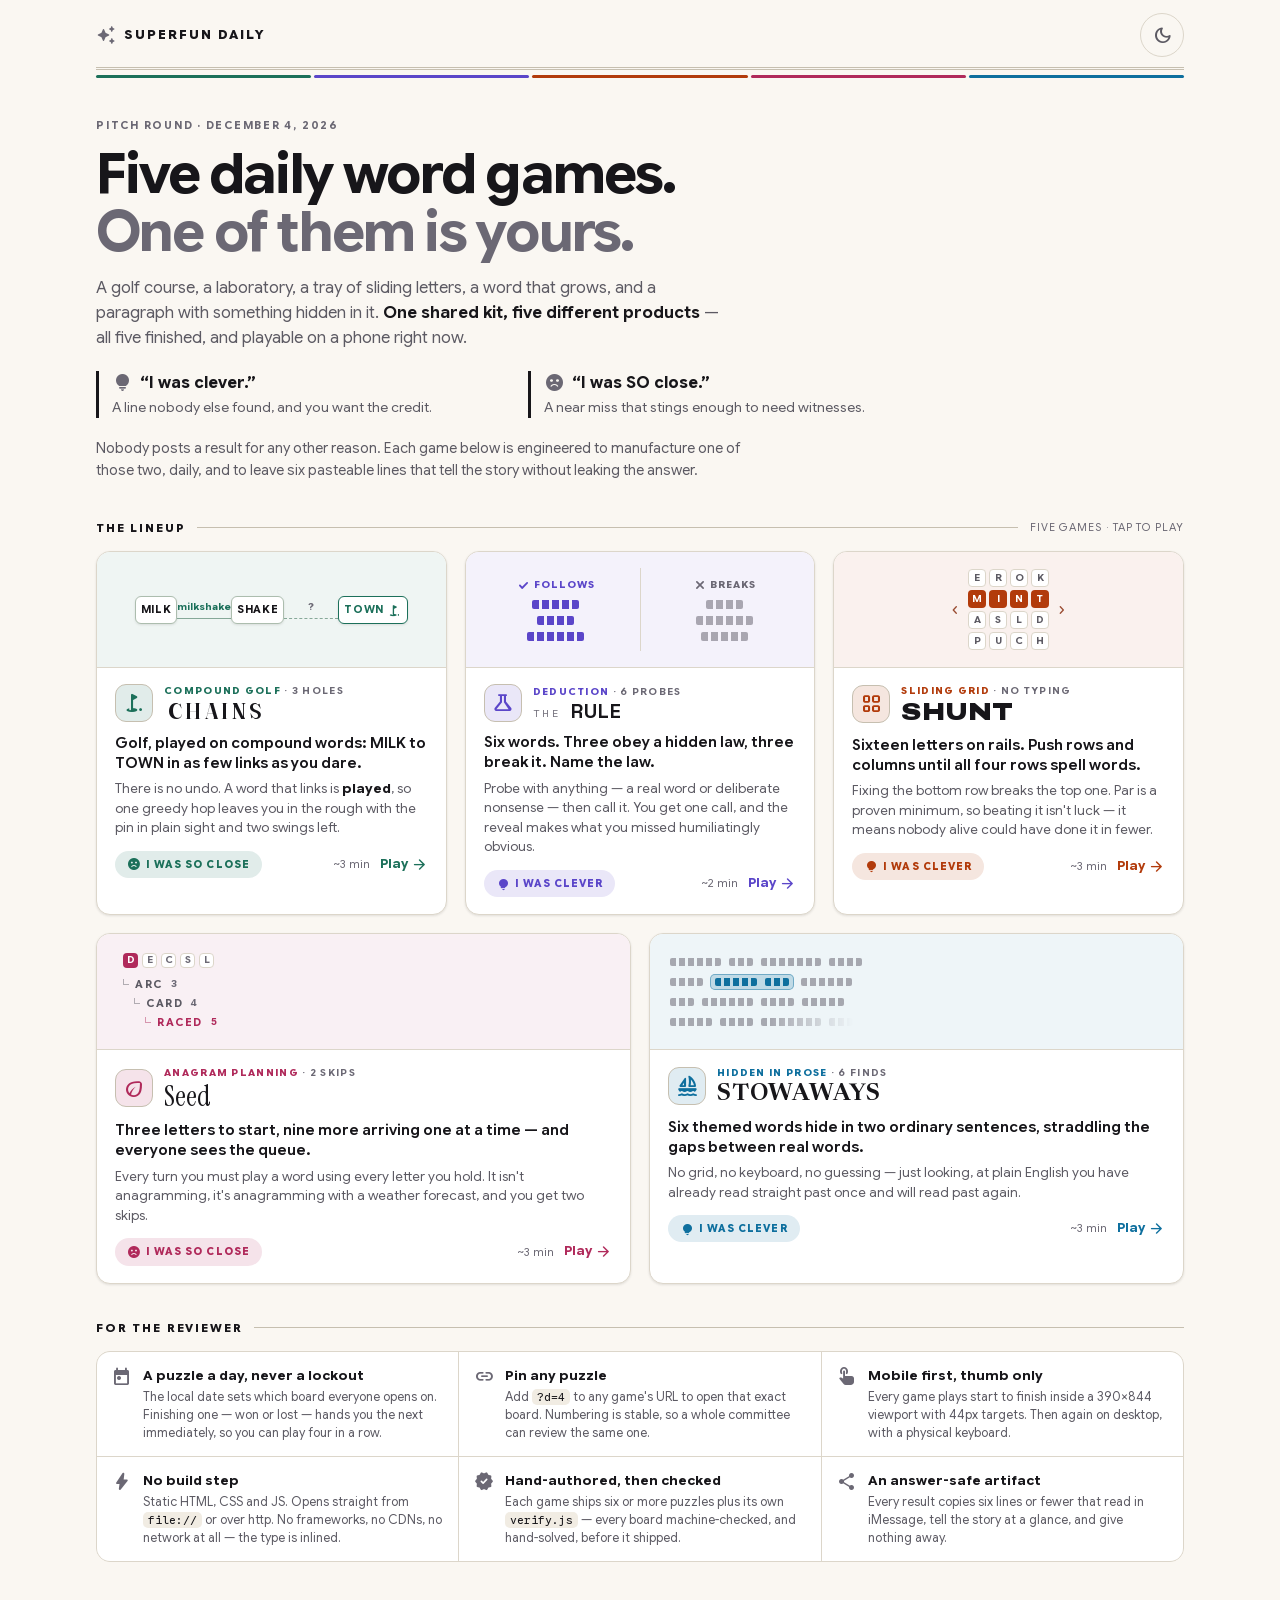
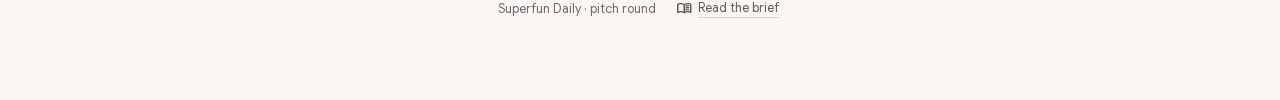
<file: index.html>
<!doctype html>
<html lang="en">
<head>
<meta charset="utf-8">
<meta name="viewport" content="width=device-width, initial-scale=1, viewport-fit=cover">
<title>Superfun Daily — five daily word games</title>
<meta name="description" content="Five finished, playable daily word game pitches: Chains, The Rule, Shunt, Seed and Stowaways.">
<link rel="icon" href="favicon.svg" type="image/svg+xml">
<link rel="apple-touch-icon" href="favicon.svg">
<link rel="stylesheet" href="shared/fonts.css">
<link rel="stylesheet" href="shared/icons.css">
<link rel="stylesheet" href="shared/kit.css">
<!-- The five display faces, each the same self-contained base64 stylesheet the
     game itself links — no network request, still opens from file://.
     This page used to set all five wordmarks in one typeface and separate them
     with weight, case and tracking alone. Measured, that left Chains and
     Stowaways at the SAME face, the same 22px and the same tracking, differing
     only by 600 vs 500 — two wordmarks nobody could tell apart, on the one page
     whose entire job is the claim that these are five products. A reviewer opens
     the cover and then opens Chains, and if the wordmark changes typeface on the
     way in, the cover was a placeholder. So each card now wears its game's own
     face, at its game's own settings. -->
<link rel="stylesheet" href="chains/font.css">
<link rel="stylesheet" href="rule/font.css">
<link rel="stylesheet" href="shunt/font.css">
<link rel="stylesheet" href="seed/font.css">
<link rel="stylesheet" href="stowaways/font.css">
<!-- kit.js in the head, not at the foot: it applies the stored theme before
     first paint, so the cover never flashes the wrong one. -->
<script src="shared/kit.js"></script>
<style>
/* ==================================================================
   THE COVER
   The publisher's chrome is deliberately monochrome. The only colour
   on this page belongs to the five games, so the lineup reads as five
   products rather than one template in five tints.

   --accent is restated in all four theme branches (base, media-dark,
   [data-theme=dark], [data-theme=light]) because setting it on :root
   here out-cascades the kit's own dark values.
   ================================================================== */
:root {
  --accent:#17161a; --accent-soft:#e9e3d7; --accent-ink:#faf7f2;
  /* how hard a game's accent is mixed into a panel; dark needs more */
  --mix-1:7%; --mix-2:13%; --mix-3:26%;
}
@media (prefers-color-scheme: dark) {
  :root { --accent:#f4f1ea; --accent-soft:#2c2a34; --accent-ink:#16151a;
          --mix-1:11%; --mix-2:20%; --mix-3:34%; }
}
:root[data-theme="dark"] {
  --accent:#f4f1ea; --accent-soft:#2c2a34; --accent-ink:#16151a;
  --mix-1:11%; --mix-2:20%; --mix-3:34%;
}
:root[data-theme="light"] {
  --accent:#17161a; --accent-soft:#e9e3d7; --accent-ink:#faf7f2;
  --mix-1:7%; --mix-2:13%; --mix-3:26%;
}

.wrap { max-width: 1140px; margin: 0 auto; padding: 0 18px calc(44px + var(--safe-b)); }

/* ---------- masthead ---------- */
.masthead {
  display: flex; align-items: center; gap: 10px;
  padding: 13px 0 10px; border-bottom: 3px double var(--line-2);
}
.pub {
  display: flex; align-items: center; gap: 8px; min-width: 0;
  font-size: 13px; font-weight: 800; letter-spacing: .15em; text-transform: uppercase;
}
.pub .ms { --ms-size: 20px; --ms-fill: 1; color: var(--ink-3); flex: 0 0 auto; }
.masthead .iconbtn { margin-left: auto; }

/* ---------- hero ---------- */
.hero { padding: 26px 0 2px; }
.kicker {
  font-size: 11px; font-weight: 700; letter-spacing: .16em;
  text-transform: uppercase; color: var(--ink-3); margin: 0 0 12px;
}
/* THE HEADLINE IS TWO CLAUSES AND IT GETS TWO LINES.
   The <span> is display:block because the second clause has always been meant
   to sit on its own line. Measured, that intent only survived at 390 and up:
   the old clamp floored at 33px from 384px down, so at 360 the first clause
   spilled and left "games." alone (111.7px) under a 224px line, and at 320 it
   broke FOUR ways with two orphans — and the muted clause, at 317px, was the
   longest line on the page. A de-emphasised line cannot be the widest thing
   in the composition; that is the hierarchy stated and then contradicted.

   So the ramp now actually ramps. 8.3vw carries the size down with the
   viewport instead of parking on a floor 0.54px below the 390 value, and it
   is set so the FIRST clause — the wide one, 10.36em — still clears the
   measure at 320. Two lines everywhere from 289px up, longest line always the
   black one. balance and the non-breaking joins in the markup are the belt
   and braces: if a fallback face ever does force a wrap, it wraps between the
   clauses' own words and can never strand a six-character orphan again. */
.hero h1 {
  font-family: var(--font-display); margin: 0 0 15px;
  font-size: clamp(24px, 8.3vw, 56px); line-height: 1.03;
  letter-spacing: -.032em; font-weight: 700; max-width: 22ch;
  text-wrap: pretty;    /* fallback where balance is unsupported */
  text-wrap: balance;
}
.hero h1 span { display: block; color: var(--ink-3); }
.deck { font-size: 16.5px; line-height: 1.5; color: var(--ink-2); margin: 0 0 20px; max-width: 58ch; }
.deck b { color: var(--ink); font-weight: 650; }

.feels { display: grid; gap: 15px; margin: 0 0 20px; }
.feels .f { border-left: 3px solid var(--ink); padding: 1px 0 1px 13px; }
.feels .f b { display: flex; align-items: center; gap: 8px; font-size: 16px; font-weight: 700; }
.feels .f b .ms { --ms-size: 20px; --ms-fill: 1; color: var(--ink-3); }
.feels .f i { display: block; font-style: normal; font-size: 14px; color: var(--ink-2); margin-top: 2px; }
.argue { font-size: 14.5px; line-height: 1.5; color: var(--ink-2); max-width: 66ch; margin: 0; }

/* ---------- section rules ---------- */
.secrule { display: flex; align-items: center; gap: 12px; margin: 36px 0 15px; }
.secrule h2 { margin: 0; font-size: 11.5px; font-weight: 800; letter-spacing: .16em; text-transform: uppercase; }
/* --line-2, not --line. The two labels this rule runs between are both set in
   --ink-3, which the kit just moved from #8e8b96 to #6b6874 in light and from
   #77737f to #95919f in dark — a jump from 3.13:1 to 5.09:1 on paper. At the
   old --line (1.35:1 light, 1.45:1 dark) the rule survived by being roughly as
   quiet as the labels; against the new ones it read as a printing fault. 1.71
   and 1.98 is still a hairline, and it is the same value the masthead's own
   double rule already uses. */
.secrule i { flex: 1; height: 1px; background: var(--line-2); }
.secrule em { font-style: normal; font-size: 11px; letter-spacing: .1em; text-transform: uppercase; color: var(--ink-3); }

/* ---------- the lineup ----------
   Each game brings its own hue from its own demo, in both themes. Only
   --c is branched; every panel tint is mixed from it against --white,
   which already flips with the theme. */
.g-chains { --c-l:#1c705a; --c-d:#6cc4a8; }
.g-rule   { --c-l:#5b46c9; --c-d:#a596f2; }
.g-shunt  { --c-l:#b23b0b; --c-d:#f0762f; }
.g-seed   { --c-l:#b02a5b; --c-d:#f0789c; }
.g-stow   { --c-l:#0e6f9e; --c-d:#4aa8d8; }
.card, .spectrum i { --c: var(--c-l); }
@media (prefers-color-scheme: dark) { .card, .spectrum i { --c: var(--c-d); } }
:root[data-theme="dark"]  .card, :root[data-theme="dark"]  .spectrum i { --c: var(--c-d); }
:root[data-theme="light"] .card, :root[data-theme="light"] .spectrum i { --c: var(--c-l); }

/* five hues under one masthead: the lineup, stated before it is listed */
.spectrum { display: flex; gap: 3px; margin-top: 5px; }
.spectrum i { flex: 1; height: 3px; border-radius: 2px; background: var(--c); }

.lineup { display: grid; gap: 16px; }
.card {
  display: block; text-decoration: none; color: inherit; overflow: hidden;
  background: var(--white); border: 1px solid var(--line);
  border-radius: var(--r); box-shadow: var(--shadow-1);
  transition: transform .2s var(--ease-out), box-shadow .22s, border-color .22s;
}
/* kit's global :focus-visible would flatten the card's radius to 4px */
.card:focus-visible { outline: 3px solid var(--accent); outline-offset: 3px; border-radius: var(--r); }
.card:focus-visible .tile .ms { --ms-fill: 1; }
@media (hover: hover) {
  .card:hover { transform: translateY(-3px); box-shadow: var(--shadow-2);
                border-color: color-mix(in srgb, var(--c) 55%, var(--line)); }
  .card:hover .go .ms { transform: translateX(3px); }
  .card:hover .tile .ms { --ms-fill: 1; }
}
/* after the hover block, so a press still reads as a press on a mouse */
.card:active { transform: translateY(0) scale(.993); box-shadow: var(--shadow-1); }

.card .body { padding: 14px 16px 15px; }
.head { display: flex; align-items: center; gap: 11px; margin-bottom: 10px; }
.tile {
  flex: 0 0 38px; width: 38px; height: 38px; border-radius: 11px;
  display: grid; place-items: center; color: var(--c);
  background: color-mix(in srgb, var(--c) var(--mix-2), var(--white));
}
.tile .ms { --ms-size: 22px; --ms-wght: 500; }
.head .txt { min-width: 0; }
.kick {
  display: block; margin-bottom: 2px; font-size: 10px; font-weight: 700;
  letter-spacing: .13em; text-transform: uppercase; color: var(--ink-3);
  white-space: nowrap; overflow: hidden; text-overflow: ellipsis;
}
.kick b { color: var(--c); font-weight: 800; }
.card h3 { font-family: var(--font-display); margin: 0; font-size: 22px; line-height: 1.04; font-weight: 700; letter-spacing: -.012em; }
.hook { margin: 0 0 6px; font-size: 15px; font-weight: 600; line-height: 1.35; }
.why  { margin: 0; font-size: 13.5px; line-height: 1.45; color: var(--ink-2); }
/* the display face has no true italic — emphasis is weight, not a slant */
.why em { font-style: normal; font-weight: 700; color: var(--ink); }
.rail { display: flex; align-items: center; gap: 10px; margin-top: 13px; }
.kchip.feel { background: color-mix(in srgb, var(--c) var(--mix-2), var(--white)); border-color: transparent; color: var(--c); }
.mins { margin-left: auto; font-size: 11.5px; color: var(--ink-3); white-space: nowrap; }
.go { display: inline-flex; align-items: center; gap: 3px; font-size: 13px; font-weight: 700; color: var(--c); white-space: nowrap; }
.go .ms { --ms-size: 17px; transition: transform .2s var(--ease-out); }

/* FIVE WORDMARKS, FIVE FACES.
   Each is the lockup from that game's own app bar, reproduced here: same
   typeface, same variation settings, same case, same tracking. Open a card and
   the wordmark you tapped is the wordmark at the top of the screen you land on.
   `font-weight: normal` sits under every variable one on purpose — the browser
   would otherwise synthesise a bold on top of an axis that already carries the
   weight, and a double-bolded Fraunces is a different typeface again. */
.card h3 { font-weight: normal; }

.g-chains h3 {                                    /* Fraunces, engraved plate */
  font-family: 'Fraunces', Georgia, 'Times New Roman', serif;
  font-variation-settings: 'opsz' 144, 'wght' 650;
  font-size: 21px; text-transform: uppercase;
  letter-spacing: .17em; text-indent: .17em;      /* tracking added on the right
                                                     is optically centred back */
}
.g-rule h3 {                                      /* Space Grotesk, bench label */
  font-family: 'Space Grotesk', var(--font-display);
  font-variation-settings: 'wght' 700;
  font-size: 20px; text-transform: uppercase; letter-spacing: .055em;
}
.g-rule h3 .the {
  font-size: 10.5px; font-variation-settings: 'wght' 400; letter-spacing: .26em;
  color: var(--ink-3); margin-right: .34em; vertical-align: .14em;
}
.g-shunt h3 {                                     /* Archivo, machined */
  font-family: 'Archivo', var(--font-display);
  font-variation-settings: 'wdth' 125, 'wght' 900;
  font-size: 23px; text-transform: uppercase; letter-spacing: .012em;
}
.g-seed h3 {                                      /* Instrument Serif, botanical */
  font-family: 'Instrument Serif', Georgia, 'Times New Roman', serif;
  font-size: 28px; letter-spacing: .004em; line-height: .98;
}
.g-stow h3 {                                      /* Newsreader, newspaper flag */
  font-family: 'Newsreader', 'Iowan Old Style', Georgia, 'Times New Roman', serif;
  font-variation-settings: 'opsz' 60, 'wght' 620;
  font-size: 23px; text-transform: uppercase; letter-spacing: .04em;
}

/* ---------- the miniatures ----------
   A fragment of each board, drawn in CSS. No SVG, no screenshots: they
   have to be legible at 98px tall and correct in both themes. */
.mini {
  position: relative; height: 98px; overflow: hidden;
  display: flex; align-items: center; justify-content: center;
  border-bottom: 1px solid var(--line);
  background: color-mix(in srgb, var(--c) var(--mix-1), var(--white));
  /* A muted mark inside a miniature answers to the PANEL, not to the page.
     --ink-3 is tuned against --paper and --white; measured on these tinted
     panels it lands 4.87–4.97 in light — fine — but 4.08–4.34 in dark, because
     there the panel is a LIFT off --white rather than a wash into it, and the
     labels in here ("BREAKS", the "?", the step counts) are the smallest type on
     the page — 10px now, the suite floor, and still the smallest. One step to
     --ink-2 in dark puts all five back over 4.5 and leaves the light values,
     which were already right, untouched. */
  --ink-mini: var(--ink-3);
}
@media (prefers-color-scheme: dark) { .mini { --ink-mini: var(--ink-2); } }
:root[data-theme="dark"]  .mini { --ink-mini: var(--ink-2); }
:root[data-theme="light"] .mini { --ink-mini: var(--ink-3); }

/* CHAINS — the vertical chain, laid on its side: two words played, the
   pin still behind a dashed link you have not covered yet. */
.m-chain { padding: 0 8px; }
/* The plates carry 5px of side padding rather than 7px, and they pay for the
   joint label below them. That label went to the suite's 10px floor, and
   "milkshake" is a nine-character word that cannot break: measured at 320, the
   five children filled the miniature's 266px exactly, with the two link columns
   already shrunk to 46.6px around a 40.7px word. Two pixels off each side of
   three plates buys back 12px — more than the 8.9px the bigger word costs — the
   same trade Chains made on its tee tag (7/8px to 6/7px) for the same floor. */
.m-chain .pl {
  font-size: 11px; font-weight: 700; letter-spacing: .06em; white-space: nowrap;
  background: var(--white); border: 1px solid color-mix(in srgb, var(--c) 25%, var(--line));
  border-radius: 6px; padding: 5px 5px; box-shadow: var(--shadow-1);
}
.m-chain .pin { display: inline-flex; align-items: center; gap: 4px; border-color: var(--c); color: var(--c); }
.m-chain .pin .ms { --ms-size: 14px; --ms-fill: 1; }
.m-chain .lnk { display: flex; flex-direction: column; align-items: center; gap: 4px; width: 54px; flex: 0 1 54px; }
.m-chain .lnk i { font-style: normal; font-size: 10px; font-weight: 700; color: var(--c); letter-spacing: 0; }
.m-chain .lnk b { width: 100%; border-top: 1.5px solid color-mix(in srgb, var(--c) 45%, var(--line)); }
.m-chain .gap i { color: var(--ink-mini); }
.m-chain .gap b { border-top-style: dashed; }

/* THE RULE — three words obey, three break, and nothing about them says why */
.m-rule { padding: 0 6px; }
.m-rule .col { flex: 1; display: flex; flex-direction: column; align-items: center; gap: 7px; }
/* 10px, and .10em rather than .12em: the same trade the rest of the suite's
   caps micro-labels make at this size — Chains' "TO PAR" went .16em to .10em on
   the way to the floor — so the label grows in type and not in measure. */
.m-rule .hd {
  display: flex; align-items: center; gap: 4px; margin-bottom: 1px;
  font-size: 10px; font-weight: 800; letter-spacing: .10em; text-transform: uppercase; color: var(--ink-mini);
}
.m-rule .ok .hd { color: var(--c); }
.m-rule .hd .ms { --ms-size: 13px; --ms-wght: 700; }
.m-rule i { height: 9px; border-radius: 2px; }
.m-rule .ok i { background: repeating-linear-gradient(90deg, var(--c) 0 7px, transparent 7px 10px); }
.m-rule .no i { background: repeating-linear-gradient(90deg, color-mix(in srgb, var(--ink-3) 55%, transparent) 0 7px, transparent 7px 10px); }
.m-rule .vr { width: 1px; align-self: stretch; margin: 16px 0; background: var(--line); }

/* SHUNT — sixteen letters on rails, one row already lit */
.m-grid { gap: 5px; }
.m-grid .g4 { display: grid; grid-template-columns: repeat(4, 18px); gap: 3px; }
.m-grid .g4 i {
  font-style: normal; height: 18px; display: grid; place-items: center;
  font-size: 10px; font-weight: 700; line-height: 1; border-radius: 4px; color: var(--ink-2);
  background: var(--white); border: 1px solid var(--line);
}
.m-grid .g4 i.lit { background: var(--c); border-color: transparent; color: var(--white); }
.m-grid .ar { --ms-size: 16px; color: color-mix(in srgb, var(--c) 65%, var(--ink-3)); }

/* SEED — the queue everyone can see, and the word growing under it */
.m-seed { flex-direction: column; align-items: flex-start; gap: 9px; padding-left: 26px; }
.m-seed .queue { display: flex; gap: 4px; }
.m-seed .queue i {
  font-style: normal; width: 15px; height: 15px; display: grid; place-items: center;
  font-size: 10px; font-weight: 700; line-height: 1; border-radius: 4px; color: var(--ink-3);
  background: var(--white); border: 1px solid var(--line);
}
.m-seed .queue i:first-child { background: var(--c); border-color: transparent; color: var(--white); }
.m-seed .steps { display: flex; flex-direction: column; gap: 3px; }
.m-seed .st { display: flex; align-items: center; gap: 8px; }
.m-seed .st:nth-child(2) { padding-left: 11px; }
.m-seed .st:nth-child(3) { padding-left: 22px; }
.m-seed .st i { font-style: normal; font-size: 11px; font-weight: 700; letter-spacing: .14em; color: var(--ink-2); }
.m-seed .st i::before {
  content: ''; display: inline-block; width: 5px; height: 5px; margin-right: 6px;
  vertical-align: 3px; opacity: .45;
  border-left: 1.5px solid currentColor; border-bottom: 1.5px solid currentColor;
}
.m-seed .st b { font-size: 10px; font-weight: 700; color: var(--ink-mini); }
.m-seed .st.on i, .m-seed .st.on b { color: var(--c); }

/* STOWAWAYS — prose, with one word straddling the gap between two others */
.m-prose { flex-direction: column; align-items: flex-start; gap: 12px; padding-left: 20px; }
.m-prose .ln { display: flex; align-items: center; gap: 8px; }
.m-prose .ln i {
  font-style: normal; height: 8px; border-radius: 2px;
  background: repeating-linear-gradient(90deg, color-mix(in srgb, var(--ink-3) 55%, transparent) 0 6px, transparent 6px 9px);
}
.m-prose .w3 { width: 24px; } .m-prose .w4 { width: 33px; }
.m-prose .w5 { width: 42px; } .m-prose .w6 { width: 51px; } .m-prose .w7 { width: 60px; }
.m-prose .fade { -webkit-mask-image: linear-gradient(90deg, #000 55%, transparent); mask-image: linear-gradient(90deg, #000 55%, transparent); }
.m-prose .hit {
  display: flex; align-items: center; gap: 8px; padding: 4px 5px; margin: -4px -1px;
  border-radius: 5px; background: color-mix(in srgb, var(--c) var(--mix-3), var(--white));
  box-shadow: inset 0 0 0 1px color-mix(in srgb, var(--c) 45%, transparent);
}
.m-prose .hit i { background: repeating-linear-gradient(90deg, var(--c) 0 6px, transparent 6px 9px); }

/* ---------- reviewer notes ---------- */
.notes {
  display: grid; gap: 1px; background: var(--line);
  border: 1px solid var(--line); border-radius: var(--r); overflow: hidden;
}
.note { background: var(--white); padding: 14px 15px; display: flex; gap: 11px; }
.note .ms { --ms-size: 20px; --ms-fill: 1; color: var(--ink-3); flex: 0 0 auto; margin-top: 1px; }
.note b { display: block; font-size: 13.5px; font-weight: 700; margin-bottom: 2px; }
.note p { margin: 0; font-size: 12.5px; line-height: 1.45; color: var(--ink-2); }
.note code { font-family: var(--font-mono); font-size: 11.5px; color: var(--ink); background: var(--paper-2); padding: 1px 5px; border-radius: 5px; }

/* ---------- foot ---------- */
.foot {
  margin-top: 24px; display: flex; flex-wrap: wrap; justify-content: center;
  align-items: center; gap: 4px 16px; font-size: 12.5px; color: var(--ink-3);
}
.foot a {
  display: inline-flex; align-items: center; gap: 6px; padding: 13px 4px;
  color: var(--ink-2); text-decoration: none;
}
.foot a .ms { --ms-size: 16px; }
.foot a u { text-decoration: none; border-bottom: 1px solid var(--line); }
.foot a:hover u { border-bottom-color: var(--ink-2); }

/* ---------- arrival ----------
   A cover, not a toy: one rise for the hero, one short cascade for the
   lineup, and nothing that has to finish before the page is usable. */
.arrive { animation: rise .5s var(--ease-out) backwards; }
.lineup.stagger > * { animation: rise .52s var(--ease-out) backwards; animation-delay: calc(.12s + var(--i, 0) * .06s); }

/* ---------- wider than a phone ---------- */
@media (min-width: 620px) {
  .feels { grid-template-columns: 1fr 1fr; gap: 24px; max-width: 840px; }
  .notes { grid-template-columns: 1fr 1fr; }
}
@media (min-width: 720px) {
  .wrap { padding: 0 26px calc(56px + var(--safe-b)); }
  .lineup { grid-template-columns: repeat(6, 1fr); gap: 18px; }
  .card { grid-column: span 3; }
  .mini { height: 116px; }
  .card .body { padding: 16px 18px 17px; }
}
/* five cards into two columns leaves one over — so the last one takes the
   full measure and turns on its side, the way a section front's lead does */
@media (min-width: 720px) and (max-width: 1059px) {
  .card.wide { grid-column: span 6; display: grid; grid-template-columns: 42% 1fr; align-items: stretch; }
  .card.wide .mini { height: 100%; border-bottom: none; border-right: 1px solid var(--line); }
  .card.wide .body { align-self: center; }
}
@media (min-width: 1060px) {
  .card { grid-column: span 2; }
  .card:nth-child(4), .card:nth-child(5) { grid-column: span 3; }
  .notes { grid-template-columns: repeat(3, 1fr); }
  .hero { padding-top: 40px; }
}

@media (prefers-reduced-motion: reduce) {
  .arrive, .lineup.stagger > * { animation: none; }
  .card:hover { transform: none; }
}
</style>
</head>
<body>
<div class="wrap">

  <header class="masthead">
    <span class="pub"><span class="ms" aria-hidden="true">auto_awesome</span>Superfun Daily</span>
    <button class="iconbtn" id="themeBtn" type="button" aria-label="Switch theme"></button>
  </header>
  <div class="spectrum" aria-hidden="true">
    <i class="g-chains"></i><i class="g-rule"></i><i class="g-shunt"></i><i class="g-seed"></i><i class="g-stow"></i>
  </div>

  <section class="hero arrive">
    <p class="kicker" id="dateline">Pitch round</p>
    <h1>Five daily word&nbsp;games. <span>One of them is&nbsp;yours.</span></h1>
    <p class="deck">A golf course, a laboratory, a tray of sliding letters, a word that
      grows, and a paragraph with something hidden in it. <b>One shared kit, five
      different products</b> — all five finished, and playable on a phone right now.</p>

    <div class="feels">
      <div class="f">
        <b><span class="ms" aria-hidden="true">lightbulb</span>“I was clever.”</b>
        <i>A line nobody else found, and you want the credit.</i>
      </div>
      <div class="f">
        <b><span class="ms" aria-hidden="true">sentiment_dissatisfied</span>“I was SO close.”</b>
        <i>A near miss that stings enough to need witnesses.</i>
      </div>
    </div>

    <p class="argue">Nobody posts a result for any other reason. Each game below is
      engineered to manufacture one of those two, daily, and to leave six pasteable
      lines that tell the story without leaking the answer.</p>
  </section>

  <div class="secrule"><h2>The lineup</h2><i></i><em>Five games · tap to play</em></div>

  <div class="lineup stagger">

    <a class="card g-chains" href="chains/index.html" style="--i:0">
      <div class="mini m-chain" aria-hidden="true">
        <span class="pl">MILK</span>
        <span class="lnk"><i>milkshake</i><b></b></span>
        <span class="pl">SHAKE</span>
        <span class="lnk gap"><i>?</i><b></b></span>
        <span class="pl pin">TOWN<span class="ms" aria-hidden="true">golf_course</span></span>
      </div>
      <div class="body">
        <div class="head">
          <span class="tile"><span class="ms" aria-hidden="true">golf_course</span></span>
          <div class="txt">
            <span class="kick"><b>Compound golf</b> · 3 holes</span>
            <h3>Chains</h3>
          </div>
        </div>
        <p class="hook">Golf, played on compound words: MILK to TOWN in as few links as you dare.</p>
        <p class="why">There is no undo. A word that links is <em>played</em>, so one greedy
          hop leaves you in the rough with the pin in plain sight and two swings left.</p>
        <div class="rail">
          <span class="kchip feel"><span class="ms" aria-hidden="true">sentiment_dissatisfied</span>I was SO close</span>
          <span class="mins">~3 min</span>
          <span class="go">Play<span class="ms" aria-hidden="true">arrow_forward</span></span>
        </div>
      </div>
    </a>

    <a class="card g-rule" href="rule/index.html" style="--i:1">
      <div class="mini m-rule" aria-hidden="true">
        <div class="col ok">
          <span class="hd"><span class="ms" aria-hidden="true">check</span>Follows</span>
          <i style="width:47px"></i><i style="width:37px"></i><i style="width:57px"></i>
        </div>
        <span class="vr"></span>
        <div class="col no">
          <span class="hd"><span class="ms" aria-hidden="true">close</span>Breaks</span>
          <i style="width:37px"></i><i style="width:57px"></i><i style="width:47px"></i>
        </div>
      </div>
      <div class="body">
        <div class="head">
          <span class="tile"><span class="ms" aria-hidden="true">science</span></span>
          <div class="txt">
            <span class="kick"><b>Deduction</b> · 6 probes</span>
            <h3><span class="the">The</span> Rule</h3>
          </div>
        </div>
        <p class="hook">Six words. Three obey a hidden law, three break it. Name the law.</p>
        <p class="why">Probe with anything — a real word or deliberate nonsense — then call
          it. You get one call, and the reveal makes what you missed humiliatingly obvious.</p>
        <div class="rail">
          <span class="kchip feel"><span class="ms" aria-hidden="true">lightbulb</span>I was clever</span>
          <span class="mins">~2 min</span>
          <span class="go">Play<span class="ms" aria-hidden="true">arrow_forward</span></span>
        </div>
      </div>
    </a>

    <a class="card g-shunt" href="shunt/index.html" style="--i:2">
      <div class="mini m-grid" aria-hidden="true">
        <span class="ms ar" aria-hidden="true">chevron_left</span>
        <div class="g4">
          <i>E</i><i>R</i><i>O</i><i>K</i>
          <i class="lit">M</i><i class="lit">I</i><i class="lit">N</i><i class="lit">T</i>
          <i>A</i><i>S</i><i>L</i><i>D</i>
          <i>P</i><i>U</i><i>C</i><i>H</i>
        </div>
        <span class="ms ar" aria-hidden="true">chevron_right</span>
      </div>
      <div class="body">
        <div class="head">
          <span class="tile"><span class="ms" aria-hidden="true">grid_view</span></span>
          <div class="txt">
            <span class="kick"><b>Sliding grid</b> · no typing</span>
            <h3>Shunt</h3>
          </div>
        </div>
        <p class="hook">Sixteen letters on rails. Push rows and columns until all four rows spell words.</p>
        <p class="why">Fixing the bottom row breaks the top one. Par is a proven minimum, so
          beating it isn't luck — it means nobody alive could have done it in fewer.</p>
        <div class="rail">
          <span class="kchip feel"><span class="ms" aria-hidden="true">lightbulb</span>I was clever</span>
          <span class="mins">~3 min</span>
          <span class="go">Play<span class="ms" aria-hidden="true">arrow_forward</span></span>
        </div>
      </div>
    </a>

    <a class="card g-seed" href="seed/index.html" style="--i:3">
      <div class="mini m-seed" aria-hidden="true">
        <div class="queue"><i>D</i><i>E</i><i>C</i><i>S</i><i>L</i></div>
        <div class="steps">
          <span class="st"><i>ARC</i><b>3</b></span>
          <span class="st"><i>CARD</i><b>4</b></span>
          <span class="st on"><i>RACED</i><b>5</b></span>
        </div>
      </div>
      <div class="body">
        <div class="head">
          <span class="tile"><span class="ms" aria-hidden="true">eco</span></span>
          <div class="txt">
            <span class="kick"><b>Anagram planning</b> · 2 skips</span>
            <h3>Seed</h3>
          </div>
        </div>
        <p class="hook">Three letters to start, nine more arriving one at a time — and everyone sees the queue.</p>
        <p class="why">Every turn you must play a word using every letter you hold. It isn't
          anagramming, it's anagramming with a weather forecast, and you get two skips.</p>
        <div class="rail">
          <span class="kchip feel"><span class="ms" aria-hidden="true">sentiment_dissatisfied</span>I was SO close</span>
          <span class="mins">~3 min</span>
          <span class="go">Play<span class="ms" aria-hidden="true">arrow_forward</span></span>
        </div>
      </div>
    </a>

    <a class="card g-stow wide" href="stowaways/index.html" style="--i:4">
      <div class="mini m-prose" aria-hidden="true">
        <span class="ln"><i class="w6"></i><i class="w3"></i><i class="w7"></i><i class="w4"></i></span>
        <span class="ln"><i class="w4"></i><span class="hit"><i class="w5"></i><i class="w3"></i></span><i class="w6"></i></span>
        <span class="ln"><i class="w3"></i><i class="w6"></i><i class="w4"></i><i class="w5"></i></span>
        <span class="ln fade"><i class="w5"></i><i class="w4"></i><i class="w7"></i><i class="w3"></i></span>
      </div>
      <div class="body">
        <div class="head">
          <span class="tile"><span class="ms" aria-hidden="true">sailing</span></span>
          <div class="txt">
            <span class="kick"><b>Hidden in prose</b> · 6 finds</span>
            <h3>Stowaways</h3>
          </div>
        </div>
        <p class="hook">Six themed words hide in two ordinary sentences, straddling the gaps between real words.</p>
        <p class="why">No grid, no keyboard, no guessing — just looking, at plain English you
          have already read straight past once and will read past again.</p>
        <div class="rail">
          <span class="kchip feel"><span class="ms" aria-hidden="true">lightbulb</span>I was clever</span>
          <span class="mins">~3 min</span>
          <span class="go">Play<span class="ms" aria-hidden="true">arrow_forward</span></span>
        </div>
      </div>
    </a>

  </div>

  <div class="secrule"><h2>For the reviewer</h2><i></i></div>

  <div class="notes">
    <div class="note">
      <span class="ms" aria-hidden="true">today</span>
      <div><b>A puzzle a day, never a lockout</b>
        <p>The local date sets which board everyone opens on. Finishing one — won or
          lost — hands you the next immediately, so you can play four in a row.</p></div>
    </div>
    <div class="note">
      <span class="ms" aria-hidden="true">link</span>
      <div><b>Pin any puzzle</b>
        <p>Add <code>?d=4</code> to any game's URL to open that exact board. Numbering is
          stable, so a whole committee can review the same one.</p></div>
    </div>
    <div class="note">
      <span class="ms" aria-hidden="true">touch_app</span>
      <div><b>Mobile first, thumb only</b>
        <p>Every game plays start to finish inside a 390×844 viewport with 44px targets.
          Then again on desktop, with a physical keyboard.</p></div>
    </div>
    <div class="note">
      <span class="ms" aria-hidden="true">bolt</span>
      <div><b>No build step</b>
        <p>Static HTML, CSS and JS. Opens straight from <code>file://</code> or over http.
          No frameworks, no CDNs, no network at all — the type is inlined.</p></div>
    </div>
    <div class="note">
      <span class="ms" aria-hidden="true">verified</span>
      <div><b>Hand-authored, then checked</b>
        <p>Each game ships six or more puzzles plus its own <code>verify.js</code> — every
          board machine-checked, and hand-solved, before it shipped.</p></div>
    </div>
    <div class="note">
      <span class="ms" aria-hidden="true">share</span>
      <div><b>An answer-safe artifact</b>
        <p>Every result copies six lines or fewer that read in iMessage, tell the story
          at a glance, and give nothing away.</p></div>
    </div>
  </div>

  <p class="foot">
    <span>Superfun Daily · pitch round</span>
    <a href="BRIEF.md"><span class="ms" aria-hidden="true">menu_book</span><u>Read the brief</u></a>
  </p>

</div>

<script>
(function () {
  'use strict';
  Kit.themeToggle(document.getElementById('themeBtn'));
  var d = document.getElementById('dateline');
  if (d) d.textContent = 'Pitch round · ' + Kit.dateLabel();
})();
</script>
</body>
</html>
</file>
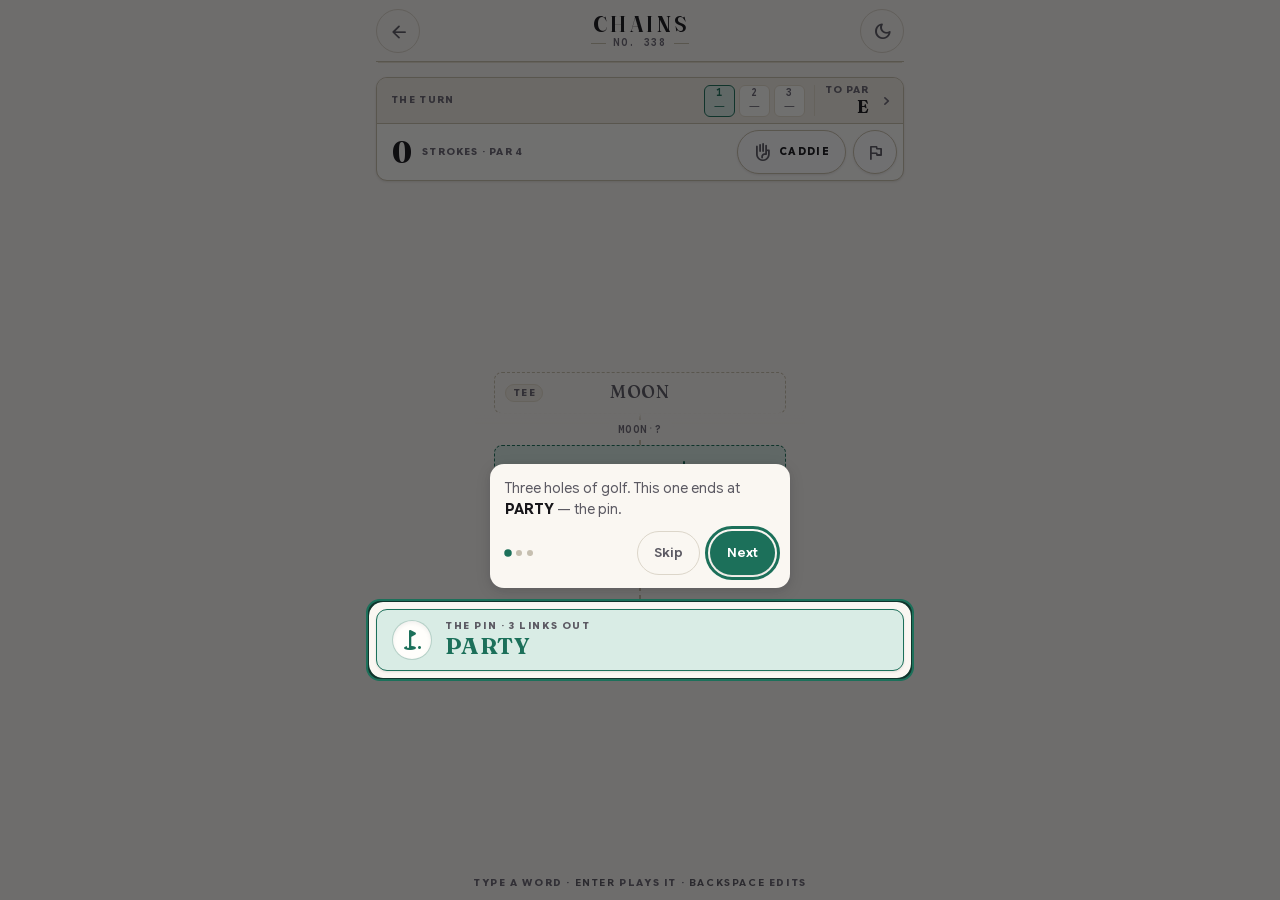
<file: chains/index.html>
<!doctype html>
<html lang="en">
<head>
<meta charset="utf-8">
<meta name="viewport" content="width=device-width, initial-scale=1, viewport-fit=cover">
<title>CHAINS — compound-word golf</title>
<link rel="icon" href="../favicon.svg" type="image/svg+xml">
<link rel="apple-touch-icon" href="../favicon.svg">
<link rel="stylesheet" href="../shared/fonts.css">
<link rel="stylesheet" href="../shared/icons.css">
<link rel="stylesheet" href="../shared/kit.css">
<link rel="stylesheet" href="font.css">
<style>
  /* ==================================================================
     CHAINS — the surface language is a golf club that has been there a
     hundred years: card stock, printed rules, engraved plates, a pencil
     score in the +/- column. Bottle green on warm cream.

     NB: any custom property set on :root here out-cascades the kit's own
     dark-mode block (both land on :root, ours is later), which is how the
     pin once lit up like mint paint on a black page. Every token below is
     therefore restated in ALL FOUR branches.
     ================================================================== */
  :root {
    --accent:#1c705a; --accent-soft:#d9ece5; --accent-ink:#fff;
    --accent-hi:#1c705a;
    --card:#fffefb; --card-2:#f4efe4;
    --rule:#e5ddcc; --rule-2:#c9c0ab;
    --plate:#ffffff; --plate-hi:rgba(255,255,255,.95); --plate-lo:rgba(23,22,26,.06);
    --good-hi:#2a7449; --warn-hi:#8a6208; --bad-hi:#b3402f;
    /* --warn-hi is the brass the pips, the card column and the glove are
       painted in, and it is tuned to sit on paper. The one place brass has to
       sit on BRASS is the tension line inside the warn row, where --warn-hi on
       --warn-soft is 3.56:1 — under AA for an 11.5px label. This is that one
       label's ink, dark enough to clear AA on the wash without dragging the
       rest of the brass down with it. Dark mode already clears (6.71:1), so
       there it is simply --warn-hi. */
    --warn-ink:#7f5600;

    --font-brand:'Fraunces', Georgia, 'Times New Roman', serif;
    --r-card:11px; --r-plate:8px;
  }
  @media (prefers-color-scheme: dark) {
    :root {
      --accent-soft:#17342c; --accent-hi:#6cc4a8;
      --card:#201f27; --card-2:#282730;
      --rule:#35323e; --rule-2:#4b4756;
      --plate:#26252e; --plate-hi:rgba(255,255,255,.05); --plate-lo:rgba(0,0,0,.28);
      --good-hi:#63c98a; --warn-hi:#e2b24a; --bad-hi:#ea7c68;
      --warn-ink:#e2b24a;
    }
  }
  :root[data-theme="dark"] {
    --accent-soft:#17342c; --accent-hi:#6cc4a8;
    --card:#201f27; --card-2:#282730;
    --rule:#35323e; --rule-2:#4b4756;
    --plate:#26252e; --plate-hi:rgba(255,255,255,.05); --plate-lo:rgba(0,0,0,.28);
    --good-hi:#63c98a; --warn-hi:#e2b24a; --bad-hi:#ea7c68;
    --warn-ink:#e2b24a;
  }
  :root[data-theme="light"] {
    --accent-soft:#d9ece5; --accent-hi:#1c705a;
    --card:#fffefb; --card-2:#f4efe4;
    --rule:#e5ddcc; --rule-2:#c9c0ab;
    --plate:#ffffff; --plate-hi:rgba(255,255,255,.95); --plate-lo:rgba(23,22,26,.06);
    --good-hi:#2a7449; --warn-hi:#8a6208; --bad-hi:#b3402f;
    --warn-ink:#7f5600;
  }

  /* Three voices, and they never swap jobs.
     Fraunces  — the words and the numbers that carry feeling.
     Sans      — labels, buttons, anything you read rather than feel.
     Mono      — what is printed: the spine, the card figures, the share.
     Fraunces is driven by 'opsz' throughout, not by size alone: high optical
     sizes for the wordmark and the verdict figures (thin hairlines, editorial
     contrast), low ones for the word plates and card figures (thicker, and
     legible at 12px). */

  /* ---------- the masthead ----------
     ONE control on each side, both exactly 44px, both with the same 8px gap:
     the flanks are balanced, so the flex centre of the lockup IS the centre of
     the bar rather than the centre of whatever space was left over. That is
     the whole reason there is only one utility here. A third button makes the
     right flank 96px against the left's 44, and at a 320px viewport the
     wordmark then has to shrink to about 15px to keep 12px clear of it —
     a cramped bar. The rules moved into the card and the result sheets
     instead; the tour still teaches the board on a first visit. */
  .bar {
    padding: 9px 0 8px; margin-bottom: 15px; gap: 8px;
    border-bottom: 1px solid var(--rule-2);
    box-shadow: 0 3px 0 -2px var(--rule);      /* the second, printed rule */
  }
  .lockup { flex:1; min-width:0; display:flex; flex-direction:column; align-items:center; gap:3px; }
  .lockup h1 {
    flex:0 0 auto; margin:0;
    font-family: var(--font-brand);
    font-variation-settings:'opsz' 144,'wght' 650;
    font-size: 21px; line-height: 1; letter-spacing:.17em; text-indent:.17em;
    text-transform: uppercase;
  }
  .lockup .pno {
    display:flex; align-items:center; gap:7px;
    font-family: var(--font-mono); font-size:10px; font-weight:600;
    letter-spacing:.16em; text-transform:uppercase; color:var(--ink-3); line-height:1;
  }
  .lockup .pno::before, .lockup .pno::after {
    content:''; width:15px; height:1px; background:var(--rule-2);
  }

  /* ---------- layout ----------
     .app must be BOUNDED, not just min-height: an unbounded flex column grows
     past the viewport and pushes the keyboard's bottom row off a 390×844
     phone. Bounded, the scrolling course absorbs the overflow instead. */
  .app { height: 100dvh; padding-bottom: calc(10px + var(--safe-b)); }
  /* The board is one composition — chain, the run to the pin, the pin — and it
     is centred in whatever the card and the keyboard leave. It used to be
     top-anchored, which meant every pixel of slack on the screen was handed to
     the dashed run and nothing else: 261px of empty dashes on the opening
     board of a 390×844 phone. Centred, the run is capped (below) and the slack
     it no longer takes becomes air above and below the board. */
  .stage { justify-content: center; gap: 12px; min-height: 0; }

  /* ==================================================================
     THE CARD — one surface, two ruled rows. Top row is the round (tap it
     for the full card); bottom row is the lie you are standing on.
     ================================================================== */
  .scard {
    background: var(--card);
    border: 1px solid var(--rule-2);
    border-radius: var(--r-card);
    box-shadow: var(--shadow-1);
    overflow: hidden;
    transition: border-color .25s;
  }
  .scard:has(.lie.alarm) { border-color: var(--bad-hi); }
  /* the card takes the news once, when it becomes true — a single press down
     rather than a pulse that nags for the rest of the hole */
  .scard.jolt { animation: jolt .46s var(--ease-out); }
  @keyframes jolt {
    0%, 100% { transform: none; }
    28%  { transform: translateY(2.5px) scaleY(.992); }
    64%  { transform: translateY(-1px); }
  }

  .scard-top {
    display:flex; align-items:center; gap:9px; width:100%;
    min-height:46px; padding:5px 7px 5px 14px;
    background: var(--card-2); border:0; border-bottom:1px solid var(--rule-2);
    text-align:left; cursor:pointer; appearance:none;
    font: inherit; color: inherit;
    touch-action:manipulation; -webkit-tap-highlight-color:transparent;
    transition: background var(--dur-1);
  }
  /* a header band, not a button-shaped thing: the hover lightens the stock
     and walks the chevron out a couple of pixels rather than washing the
     whole row in tan */
  .scard-top:hover { background: var(--card); }
  .scard-top:hover .chev { transform: translateX(2px); color: var(--ink-2); }
  .scard-top:active { background: var(--rule); }
  .scard-top:active .chev { transform: translateX(4px); }
  .scard-top:focus-visible { outline: none; box-shadow: inset 0 0 0 2px var(--accent-hi); }
  .scard-top .rname {
    flex:1 1 auto; min-width:0;
    font-size:10px; font-weight:800; letter-spacing:.13em; text-transform:uppercase;
    color:var(--ink-3); white-space:nowrap; overflow:hidden; text-overflow:ellipsis;
  }
  .pips { display:flex; gap:4px; flex:0 0 auto; }
  .pip {
    display:flex; flex-direction:column; align-items:center; justify-content:center;
    min-width:31px; padding:2px 4px 3px;
    background: var(--card); border:1px solid var(--rule); border-radius:6px;
  }
  .pip i {
    font-family:var(--font-mono); font-style:normal; font-size:10px; font-weight:600;
    letter-spacing:.06em; color:var(--ink-3); line-height:1;
  }
  .pip b {
    font-family:var(--font-brand); font-variation-settings:'opsz' 20,'wght' 700;
    font-size:12.5px; line-height:1.2; color:var(--ink-3);
    font-variant-numeric: tabular-nums lining-nums;
  }
  .pip.now { border-color:var(--accent-hi); background:var(--accent-soft); }
  .pip.now i, .pip.now b { color:var(--accent-hi); }
  .pip.under b { color:var(--good-hi); }
  .pip.even  b { color:var(--ink); }
  .pip.over  b { color:var(--warn-hi); }
  .pip.blown b { color:var(--bad-hi); }

  .topar {
    flex:0 0 auto; display:flex; flex-direction:column; align-items:flex-end;
    padding-left:10px; border-left:1px solid var(--rule); line-height:1;
  }
  .topar .cap {
    font-size:10px; font-weight:800; letter-spacing:.1em; text-transform:uppercase;
    color:var(--ink-3); margin-bottom:3px;
  }
  .topar .fig {
    font-family:var(--font-brand); font-variation-settings:'opsz' 40,'wght' 700;
    font-size:18px; letter-spacing:-.01em; line-height:1;
    font-variant-numeric: tabular-nums lining-nums;
  }
  .topar.under .fig { color:var(--good-hi); }
  .topar.over  .fig { color:var(--warn-hi); }
  .topar.blown .fig { color:var(--bad-hi); }
  .scard-top .chev {
    --ms-size:18px; --ms-wght:500; color:var(--ink-3); flex:0 0 auto;
    transition: transform var(--dur-2) var(--ease-out), color var(--dur-1);
  }
  /* a hole is scored: the figure is pencilled onto the pip rather than
     appearing there. Short, weighted, one beat — a mark being pressed in. */
  .pip.stamp { animation: stamp-pip .46s var(--ease-out) both; }
  @keyframes stamp-pip {
    0%   { transform: scale(1.34); opacity: 0; }
    46%  { transform: scale(.965); opacity: 1; }
    72%  { transform: scale(1.012); }
    100% { transform: none; }
  }

  /* ---------- the lie ---------- */
  .lie {
    display:flex; align-items:center; gap:11px;
    padding:6px 6px 6px 15px; min-height:56px;
    transition: background .25s;
  }
  .tally { flex:1; display:flex; align-items:center; gap:11px; min-width:0; }
  .tally .n {
    font-family: var(--font-brand); font-variation-settings:'opsz' 120,'wght' 700;
    font-size:31px; line-height:1; letter-spacing:-.025em;
    font-variant-numeric: tabular-nums lining-nums;
    transition: color .2s; transform-origin: 50% 90%;
  }
  /* the count doesn't swap, it drops onto the card */
  .tally .n.struck { animation: struck .38s var(--ease-out) both; }
  @keyframes struck {
    0%   { transform: translateY(-8px) scale(1.1); opacity: .25; }
    52%  { transform: translateY(0) scale(.955); opacity: 1; }
    76%  { transform: translateY(0) scale(1.02); }
    100% { transform: none; }
  }
  .tally .meta { display:flex; flex-direction:column; gap:2px; min-width:0; }
  .tally .lbl {
    font-size:10px; font-weight:800; letter-spacing:.12em; text-transform:uppercase;
    color:var(--ink-3); white-space:nowrap;
  }
  /* --warn-ink, not --warn-hi: this line only ever appears on the brass wash
     (the alarm row re-inks it red below), and brass on brass is 3.56:1 —
     under AA at 11.5px. --warn-ink is the same brass taken dark enough to
     clear it, and only here, so the pips and the card column keep their tone. */
  .tally .warnl {
    font-size:11.5px; font-weight:700; color:var(--warn-ink);
    white-space:nowrap; line-height:1.15;
  }
  .tally .warnl:empty { display:none; }
  /* the tension line arrives — it is the one piece of copy that changes
     mid-hole, and it should be noticed once, not blink on every render */
  .tally .warnl.said { animation: rise-in .34s var(--ease-out) both; }
  @keyframes rise-in { from { opacity: 0; transform: translateY(5px); } }
  .lie.warn  { background: var(--warn-soft); }
  .lie.warn  .n { color: var(--warn-hi); }
  /* --ink-3 is tuned against paper; on the brass wash it drops to 2.8:1 in
     both themes. The alarm row already re-inks its label — the warn row has
     to as well, or the one line that says what you are looking at goes
     illegible exactly when the row starts shouting. */
  .lie.warn  .lbl { color: var(--ink-2); }
  .lie.alarm { background: var(--bad-soft); }
  .lie.alarm .n, .lie.alarm .warnl, .lie.alarm .lbl { color: var(--bad-hi); }

  .caddie {
    display:flex; align-items:center; gap:7px;
    height:44px; padding:0 15px; min-width:44px;
    background:var(--plate); border:1px solid var(--rule-2); color:var(--ink);
    border-radius: var(--r-pill); box-shadow: var(--shadow-1);
    font-size:10.5px; font-weight:800; letter-spacing:.13em; text-transform:uppercase;
    cursor:pointer; white-space:nowrap;
    transition: transform .1s, background .15s, border-color .15s, box-shadow .15s;
    touch-action:manipulation; -webkit-tap-highlight-color:transparent;
  }
  .caddie .ms { --ms-size:19px; --ms-wght:500; color:var(--ink-2); }
  .caddie:hover { border-color: var(--ink-3); }
  .caddie:hover .ms { --ms-fill:1; }
  .caddie:active { transform: scale(.955); box-shadow:none; }
  .caddie:focus-visible { outline:none; border-color: var(--accent-hi); box-shadow: 0 0 0 3px var(--accent-soft); }
  .caddie[disabled] { opacity:.42; cursor:default; box-shadow:none; }
  .caddie.spent .ms { --ms-fill:1; color:var(--warn-hi); }
  .caddie.signed .ms { --ms-fill:1; color:var(--accent-hi); }
  /* the caddie and the flag share a flank: two ways out of trouble, side by
     side, so "stuck" always has somewhere to tap */
  .helpers { display:flex; align-items:center; gap:7px; flex:0 0 auto; }
  .caddie.iconly { padding:0; width:44px; justify-content:center; gap:0; }
  /* display:flex on .caddie out-specifies the UA's [hidden] rule — restate it,
     or the flag stays on screen after the round is signed */
  .caddie[hidden] { display:none; }
  /* at 320px the tally, a labelled caddie and the flag cannot all fit; the
     caddie folds to its glyph before anything starts clipping */
  @media (max-width: 374px) {
    #caddieBtn { padding:0; min-width:44px; justify-content:center; gap:0; }
    #caddieBtn #caddieLbl { display:none; }
  }

  /* ==================================================================
     THE COURSE — one spine runs the whole way down, solid where you have
     played and dashed ahead of you, with the compound each link made
     printed on it. This is the thing to screenshot.
     ================================================================== */
  /* The course takes only the height its chain needs and gives the rest to
     the fairway below it; once the chain outgrows the space it shrinks and
     scrolls instead, holding the newest link in view. */
  .course {
    flex:0 1 auto; min-height:0; overflow-y:auto; overscroll-behavior:contain;
    /* the bottom padding keeps the fade off the entry plate: the course is
       always scrolled to its end, so without it the newest link would sit
       permanently inside the mask */
    display:flex; flex-direction:column; padding:0 0 13px; scrollbar-width:thin;
    -webkit-mask-image: linear-gradient(to bottom, #000 0, #000 calc(100% - 12px), transparent 100%);
            mask-image: linear-gradient(to bottom, #000 0, #000 calc(100% - 12px), transparent 100%);
  }
  .chain { position:relative; display:flex; flex-direction:column; align-items:center; }

  .rung {
    position:relative; width:100%; height:30px; flex:0 0 30px;
    display:flex; align-items:center; justify-content:center;
  }
  .rung::before {                       /* the spine itself */
    content:''; position:absolute; left:50%; top:-1px; bottom:-1px;
    width:2px; margin-left:-1px; background: var(--rule-2); border-radius:1px;
  }
  .rung.pending::before {
    width:0; background:none; border-left:2px dashed var(--rule-2);
  }
  .made {
    position:relative; background: var(--paper);
    font-family: var(--font-mono); font-size:10px; font-weight:600;
    letter-spacing:.15em; text-transform:uppercase; color: var(--ink-2);
    border:1px solid transparent; border-radius: var(--r-pill);
    padding:2.5px 10px; white-space:nowrap; line-height:1.25;
  }
  /* the joint. It inherits its colour so it survives the flash back to rest —
     an em with a fixed colour here goes white-on-cream the moment the
     animation hands the chip back to the resting palette. */
  .made em { font-style:normal; color: currentColor; opacity:.45; font-weight:800; }
  .made.ghost { color: var(--ink-3); }

  /* ---------- the stitch ----------
     A stroke is played and the spine grows the gap it just earned: the rule
     draws downward from the plate above, then the compound is stamped onto
     it. The green cools back to printed grey a beat later, so the newest
     link is briefly the only lit thing on the course. */
  .rung.fresh::before {
    background: var(--accent-hi); transform-origin: 50% 0;
    animation: stitch .26s cubic-bezier(.45,.02,.7,.5) both,
               spine-cool 1.3s ease-out .62s forwards;
  }
  @keyframes stitch { from { transform: scaleY(0); } }
  @keyframes spine-cool { to { background: var(--rule-2); } }
  .rung.fresh .made {
    color: var(--accent-ink); background: var(--accent); border-color:transparent;
    animation: stamp .3s var(--ease-out) .2s both,
               made-cool 1.1s ease-out .74s forwards;
  }
  @keyframes stamp {
    0%   { transform: scale(1.22); opacity: 0; }
    55%  { transform: scale(.97); opacity: 1; }
    78%  { transform: scale(1.01); }
    100% { transform: none; }
  }
  @keyframes made-cool {
    to { color: var(--ink-2); background: var(--paper); border-color: transparent; }
  }

  /* ---------- the plates ---------- */
  .node {
    position:relative; width:100%; max-width:292px;
    display:flex; align-items:center; justify-content:center;
    background: var(--plate); border:1px solid var(--rule-2);
    border-radius: var(--r-plate);
    box-shadow: var(--shadow-1), inset 0 1px 0 var(--plate-hi);
    padding: 11px 46px; min-height:52px; user-select:none;
  }
  .node .w {
    font-family: var(--font-brand); font-variation-settings:'opsz' 32,'wght' 600;
    font-size:21px; line-height:1.05; letter-spacing:.045em; text-transform:uppercase;
    min-width:0; overflow:hidden; text-overflow:ellipsis; white-space:nowrap;
  }
  /* The tee word is the one piece of context you must never lose. On a long
     hole the chain outgrows the course and scrolls it away, so it pins to the
     top of the scroller and the rest of the line runs underneath it. */
  .node.tee {
    position: sticky; top:0; z-index:2; margin-bottom:1px;
    background: var(--paper); border:1px dashed var(--rule-2);
    box-shadow:none; color: var(--ink-2);
    min-height:42px; padding:8px 46px;
  }
  .node.tee .w { font-variation-settings:'opsz' 28,'wght' 500; font-size:18px; }
  .node.tee::after {          /* scrolled links pass behind the pinned tee */
    content:''; position:absolute; left:-20px; right:-20px; top:100%; height:11px;
    background: linear-gradient(var(--paper), rgba(0,0,0,0)); pointer-events:none;
  }
  .node .tag {
    position:absolute; left:10px; top:50%; transform:translateY(-50%);
    font-family:var(--font-ui); font-size:10px; font-weight:800; letter-spacing:.14em;
    color:var(--ink-3); text-transform:uppercase; line-height:1;
    border:1px solid var(--rule); border-radius:var(--r-pill);
    padding:3px 6px 3px 7px; background:var(--card-2);
  }
  .node .glove {
    position:absolute; right:12px; top:50%; transform:translateY(-50%);
    color: var(--warn-hi);
  }
  .node.caddied { border-color: var(--warn-hi); background: var(--warn-soft); }

  /* ---------- MOTION SIGNATURE: WEIGHT ----------
     The plate you just filled does not pop. It comes down under gravity —
     accelerating in, compressing on the ground, and settling once — the way
     a struck ball lands. Nothing here overshoots upward and nothing wobbles
     more than a single time. */
  .node.snap {
    transform-origin: 50% 100%;
    animation: settle .44s both, plate-set .5s var(--ease-out) both;
  }
  @keyframes settle {
    0%   { transform: translateY(-13px) scale(1.015); opacity: .35;
           animation-timing-function: cubic-bezier(.5,.02,.82,.42); }
    20%  { opacity: 1; }
    50%  { transform: translateY(0) scale(1);
           animation-timing-function: cubic-bezier(.3,0,.25,1); }
    66%  { transform: translateY(0) scaleY(.905) scaleX(1.03); }
    84%  { transform: translateY(0) scaleY(1.022) scaleX(.992); }
    100% { transform: none; }
  }
  /* the plate hardens out of the dashed entry it used to be */
  @keyframes plate-set {
    0%  { border-color: var(--accent-hi); background: var(--accent-soft); }
    45% { border-color: var(--accent-hi); }
  }

  /* ---------- a swing that came to nothing ----------
     A rejection is a duffed shot, not a punishment: heavy, low-frequency,
     over in a third of a second, and it leaves the word where you typed it. */
  .node.duff { animation: duff .34s cubic-bezier(.3,0,.3,1) both, duff-ink .6s ease-out both; }
  @keyframes duff {
    0%, 100% { transform: none; }
    16%  { transform: translateX(-7px); }
    40%  { transform: translateX(6px); }
    62%  { transform: translateX(-3px); }
    82%  { transform: translateX(1.5px); }
  }
  @keyframes duff-ink {
    0%, 55% { border-color: var(--bad-hi); background: var(--bad-soft); }
  }
  /* ---------- the right pair, the wrong way round ----------
     BOAT·HOUSE typed as HOUSE·BOAT is the most legible near-miss the game
     has, so it gets its own feel: the ball rocks on the lip instead of
     being duffed, and the plate goes brass rather than red. */
  .node.lip { animation: lip .46s var(--ease-out) both, lip-ink .8s ease-out both; }
  @keyframes lip {
    0%, 100% { transform: none; }
    22%  { transform: rotate(-1.7deg) translateY(1px); }
    52%  { transform: rotate(1.3deg); }
    78%  { transform: rotate(-.5deg); }
  }
  @keyframes lip-ink {
    0%, 62% { border-color: var(--warn-hi); background: var(--warn-soft); }
  }

  /* ---------- the word being typed ---------- */
  .node.entry {
    border:1.5px dashed var(--accent-hi); background: var(--accent-soft);
    box-shadow:none; color: var(--ink);
  }
  .node.entry .w { color: var(--ink); }
  /* --ink-2, not --ink-3, for the same reason as .pin .lbl below: this sits on
     the mint plate rather than on paper, where --ink-3 measures 4.43:1 light
     and 4.37:1 dark — a hair under AA at 10.5px. */
  .node.entry.empty .w {
    font-family: var(--font-ui); font-size:10.5px; font-weight:800;
    letter-spacing:.18em; color: var(--ink-2);
  }
  /* the join and the plate you type into are one object — the next lie. It
     arrives a beat after the last shot has settled, so the board reads as one
     movement rather than three things changing at once. */
  .teeup { width:100%; display:flex; flex-direction:column; align-items:center; }
  .teeup.arrive { animation: lie-in .38s var(--ease-out) .3s both; }
  @keyframes lie-in { from { opacity: 0; transform: translateY(-7px); } }
  /* the hole is over and there is nothing left to type into. It fades rather
     than being pulled out of the flow, so the fairway below it does not
     lengthen by 90px at the exact moment the ball starts rolling down it. */
  .teeup.leaving { animation: lie-out .22s var(--ease-out) forwards; pointer-events:none; }
  @keyframes lie-out { to { opacity: 0; transform: translateY(5px); } }
  /* each letter is placed, not typed into a field */
  .node.entry .w i { font-style:normal; display:inline-block; animation: letter-in .17s var(--ease-out); }
  @keyframes letter-in { from { opacity: 0; transform: translateY(-5px); } }
  /* a word the caddie handed you, until you touch it */
  .node.entry.given { border-color: var(--warn-hi); background: var(--warn-soft); }
  .node.entry.given .caret { background: var(--warn-hi); }
  .node.handed { transform-origin: 50% 100%; animation: settle .44s both; }
  .caret {
    display:inline-block; width:2px; height:20px; background:var(--accent-hi);
    margin-left:4px; vertical-align:-4px; border-radius:1px;
    animation: blink 1.06s steps(1) infinite;
  }
  @keyframes blink { 50% { opacity:0 } }

  /* ---------- the pin ----------
     The dashed run is not decoration and not a fixed gap: it takes the height
     the course doesn't need, so it reads as the distance still to walk — and
     it shortens, visibly, with every word you play.
     It is BOUNDED, though. Left to grow it swallowed every spare pixel on the
     screen: 261px of empty dashes on the opening board at 390×844, 381px on a
     desktop window, a third of the viewport spent on nothing before the player
     had done anything. The cap keeps the run at a stretch of fairway rather
     than an unfinished screen; the slack above the cap goes to the stage,
     which is centred, so it reads as air rather than as a dead element. */
  .tothepin {
    position:relative;
    display:flex; justify-content:center; align-items:stretch;
    flex:1 1 auto; min-height:18px; max-height:min(96px, 11.5dvh);
    margin:-17px 0 -4px;
  }
  .tothepin::before { content:''; width:0; border-left:2px dashed var(--rule-2); }
  /* holed out: the dashed run to the pin closes up into a solid line */
  .tothepin.holed::before { border-left-style:solid; border-left-color:var(--good-hi); }
  /* …and it closes by being drawn, downhill, at the speed of the ball. This
     is its own element rather than the fairway's rule because the run the
     ball takes starts above the fairway — at the last plate you filled. */
  .closeline {
    position:absolute; width:2px; margin-left:-1px; border-radius:1px;
    background: var(--good-hi); transform-origin: 50% 0; pointer-events:none;
    animation: close-line var(--close, .5s) cubic-bezier(.42,.02,.72,.55) both;
  }
  @keyframes close-line { from { transform: scaleY(0); } }

  /* THE BALL. It exists for two-thirds of a second, once a hole, and it is the
     thing the whole surface has been drawing a line toward. It lives on the
     stage rather than on the fairway, because by the time you hole out the
     fairway has done its job and shrunk to nothing — the run it needs is from
     the last plate you filled all the way into the cup. */
  .stage { position: relative; }
  .ball {
    position:absolute; width:13px; height:13px; border-radius:50%;
    will-change: transform, opacity; pointer-events:none;
    background: radial-gradient(circle at 34% 28%, #fff 0 22%, #f0ece2 55%, #c8c1b1 100%);
    box-shadow: 0 2px 5px rgba(23,22,26,.34);
    animation: roll var(--roll, .62s) cubic-bezier(.42,.02,.72,.55) both;
  }
  /* straight down the spine, then it breaks left at the last moment and drops */
  @keyframes roll {
    0%   { transform: translate(-50%, -50%) scale(.68); opacity: 0; }
    11%  { transform: translate(-50%, -50%) scale(1); opacity: 1; }
    68%  { transform: translate(-50%, calc(-50% + var(--y1, 40px))) scale(1); opacity: 1; }
    91%  { transform: translate(calc(-50% + var(--x2, 0px)), calc(-50% + var(--y2, 60px))) scale(.86); opacity: 1; }
    100% { transform: translate(calc(-50% + var(--x2, 0px)), calc(-50% + var(--y2, 60px))) scale(.2); opacity: 0; }
  }

  /* Signed card, clubhouse. The keyboard has nothing left to do, so the
     course takes its room and shows the finished line instead. */
  .app.done #kbd, .app.done .deskhint { display:none; }
  .app.done .tothepin { flex:0 0 auto; }

  .pin {
    display:flex; align-items:center; gap:13px;
    border:1.5px solid var(--accent-hi); background: var(--accent-soft);
    border-radius: var(--r-card); padding:10px 15px; position:relative;
    box-shadow: var(--shadow-1);
    transition: background .3s, border-color .3s;
  }
  .pin .cup {
    position:relative;
    flex:0 0 40px; width:40px; height:40px; border-radius:50%;
    display:grid; place-items:center;
    background: var(--card); border:1px solid var(--rule);
    border-color: color-mix(in srgb, var(--accent-hi) 32%, transparent);
    box-shadow: inset 0 2px 4px var(--plate-lo);
    transition: border-color .35s var(--ease-out);
  }
  .pin .cup .ms {
    --ms-size:24px; --ms-wght:500; color: var(--accent-hi);
    transition: font-variation-settings .45s var(--ease-out), color .35s var(--ease-out);
  }
  .pin .body { flex:1; min-width:0; display:flex; flex-direction:column; gap:3px; }
  /* --ink-2, not --ink-3: this label sits on the mint plate, not on paper,
     and --ink-3 there is 2.7:1 light / 2.9:1 dark. --ink-2 clears 5:1 in
     both and still reads as the quiet line above the word. */
  .pin .lbl {
    font-size:10px; font-weight:800; letter-spacing:.16em; text-transform:uppercase;
    color:var(--ink-2); line-height:1;
    transition: color .35s var(--ease-out);
  }
  /* the rangefinder reading changed — noticed once, not blinked on repaints */
  .pin .lbl.said { animation: rise-in .34s var(--ease-out) both; }
  .pin .word {
    font-family:var(--font-brand); font-variation-settings:'opsz' 44,'wght' 700;
    font-size:23px; line-height:1.05; letter-spacing:.02em; text-transform:uppercase;
    color:var(--accent-hi); overflow:hidden; text-overflow:ellipsis; white-space:nowrap;
    /* the word converts from accent to good as the ball drops — it is already
       on the plate, so it changes rather than arrives */
    transition: color .35s var(--ease-out);
  }
  /* ---------- HOLING OUT ----------
     The flag fills — the FILL axis is the payoff an SVG can't give — the cup
     throws one ring, the flagstick is planted back in, and the whole plate
     takes the weight of the ball before it rises. Four things, one beat. */
  .pin.done { background: var(--good-soft); border-color: var(--good-hi); }
  .pin.done .cup { border-color: color-mix(in srgb, var(--good-hi) 34%, transparent); }
  .pin.done .cup .ms { color: var(--good-hi); --ms-fill:1; --ms-wght:600; }
  .pin.done .word { color: var(--good-hi); }
  .pin.done .lbl { color: var(--good-hi); }

  .pin.holed { animation: take-it .62s var(--ease-out) both; }
  @keyframes take-it {
    0%   { transform: none; }
    22%  { transform: translateY(3px) scaleY(.985); }
    58%  { transform: translateY(-2px) scaleY(1.012); }
    100% { transform: none; }
  }
  .pin.holed .cup::after {
    content:''; position:absolute; inset:-3px; border-radius:50%;
    border:2px solid var(--good-hi); pointer-events:none;
    animation: cup-ring .72s var(--ease-out) both;
  }
  @keyframes cup-ring {
    0%   { opacity: .9; transform: scale(.86); }
    100% { opacity: 0;  transform: scale(1.9); }
  }
  .pin.holed .cup .ms { animation: plant .58s var(--ease-spring) .04s both; }
  @keyframes plant {
    0%   { transform: translateY(-5px) rotate(-11deg); }
    50%  { transform: translateY(0) rotate(5deg); }
    76%  { transform: rotate(-2deg); }
    100% { transform: none; }
  }
  /* Nothing inside the plate fades in. Both the label and the word are already
     on screen and only change; an entrance animation on either leaves a frame
     of empty plate under a filled flag, which reads as a glitch. */

  /* Gated exactly like the kit's .kbd, and it has to be: width alone put this
     hint on every tablet, where the on-screen keys are now (correctly) still
     shown — so a tablet player got the pad AND a line telling them to use a
     hardware keyboard they do not have. hover+fine is the actual question. */
  .deskhint { display:none; }
  @media (min-width:620px) and (hover:hover) and (pointer:fine) {
    .deskhint {
      display:block; text-align:center; padding-top:14px; margin:auto 0 0;
      font-size:10px; font-weight:800; letter-spacing:.16em; text-transform:uppercase;
      color:var(--ink-3);
    }
    .deskhint b { color: var(--ink-2); }
  }

  /* ==================================================================
     THE SCORECARD — ruled card stock with an inner keyline, tabular
     figures, and the +/- column ruled off doing the emotional work.
     ================================================================== */
  .cardwrap {
    position:relative; background: var(--card);
    border:1px solid var(--rule-2); border-radius: var(--r-card);
    box-shadow: var(--shadow-1);
    padding: 13px 14px 11px; margin: 14px 0 2px;
  }
  .cardwrap::after {
    content:''; position:absolute; inset:4px; pointer-events:none;
    border:1px solid var(--rule); border-radius:7px;
  }
  .card {
    width:100%; border-collapse:collapse; font-size:14px;
    font-variant-numeric: tabular-nums lining-nums;
  }
  .card th {
    font-size:10px; letter-spacing:.1em; text-transform:uppercase; color:var(--ink-3);
    font-weight:800; text-align:left; padding:0 5px 8px;
    border-bottom:1.5px solid var(--rule-2);
  }
  .card th.num, .card td.num { text-align:right; }
  .card td { padding:9px 6px; border-bottom:1px solid var(--rule); }
  .card td.hole { font-family:var(--font-mono); font-size:11px; color:var(--ink-3); width:14px; }
  .card td.leg { font-weight:600; letter-spacing:-.005em; white-space:nowrap; }
  .card td.leg .ms { --ms-size:13px; --ms-wght:500; color:var(--ink-3); vertical-align:-2px; margin:0 2px; }
  .card td.leg .glove { --ms-size:13px; --ms-fill:1; color:var(--warn-hi); vertical-align:-2px; margin-left:5px; }
  .card th.res, .card td.res { border-left:1px solid var(--rule); padding-left:11px; }
  .card td.res {
    font-family:var(--font-brand); font-variation-settings:'opsz' 24,'wght' 700;
    font-size:15px; letter-spacing:-.01em;
  }
  .card tr.pending td { color: var(--ink-3); }
  .card tr.tot td {
    border-bottom:none; border-top:2px solid var(--rule-2);
    font-weight:800; padding-top:11px; font-size:15px;
  }
  .card tr.tot td.res { font-size:17px; }
  .res.under { color: var(--good-hi); }
  .res.even  { color: var(--ink); }
  .res.over  { color: var(--warn-hi); }
  .res.blown { color: var(--bad-hi); }

  /* ---------- the number that matters ---------- */
  .bigscore { text-align:center; margin:16px 0 4px; }
  /* opsz 40, not 96. This figure is a SIGNED number, and Fraunces at a display
     optical size draws the arms of − and + as true hairlines: at 64px the
     minus in "−1" came out about a pixel tall and the sign — the half of the
     figure that carries whether the round was good — read as a printing fault.
     Kit.count writes this element through textContent, so the sign cannot be
     wrapped and styled on its own; the fix has to be the cut. opsz 40 at
     wght 800 keeps the modelled serif but puts real weight in the horizontals,
     so −1, +2, +5, E and X all read at 64px and at the 46px hole size. */
  .bigscore .fig {
    display:block; font-family:var(--font-brand);
    font-variation-settings:'opsz' 40,'wght' 800;
    font-size:64px; line-height:.92; letter-spacing:-.035em;
    font-variant-numeric: tabular-nums lining-nums;
  }
  .bigscore .cap {
    display:block; margin-top:8px; font-size:10px; font-weight:800;
    letter-spacing:.17em; text-transform:uppercase; color:var(--ink-3);
  }
  .bigscore.sm .fig { font-size:46px; }
  .bigscore.under .fig { color:var(--good-hi); }
  .bigscore.even  .fig { color:var(--accent-hi); }
  .bigscore.over  .fig { color:var(--warn-hi); }
  .bigscore.blown .fig { color:var(--bad-hi); }

  /* ---------- the line you played, and the one you missed ---------- */
  .lineout {
    background: var(--card-2); border:1px solid var(--rule);
    border-radius: var(--r-card); padding:12px 14px; margin:16px 0 2px; text-align:center;
  }
  .lineout .cap {
    display:flex; align-items:center; justify-content:center; gap:6px;
    font-size:10px; font-weight:800; letter-spacing:.14em;
    text-transform:uppercase; color:var(--ink-3); margin-bottom:8px;
  }
  .lineout .cap .ms { --ms-size:14px; --ms-fill:1; }
  .lineout b {
    font-family:var(--font-mono); font-size:12.5px; line-height:1.75; letter-spacing:.1em;
    color:var(--ink); font-weight:600;
  }
  /* a long line wraps between words, never through one — TOWER split as
     TO / WER is the sort of thing a reader reads as a bug */
  .lineout b i { white-space:nowrap; }
  .lineout.missed {
    margin-top:9px; background: var(--accent-soft);
    border-color: var(--accent-hi);
    border-color: color-mix(in srgb, var(--accent-hi) 45%, transparent);
  }
  .lineout.missed .cap { color: var(--accent-hi); }
  /* THE NEAR MISS, MADE LEGIBLE.
     The line you missed is printed against the line you played: the words you
     also found go quiet, and the first word where you turned off is the only
     lit one. "I was so close" stops being a feeling and becomes a place. */
  .lineout b i { font-style:normal; opacity:1; }
  .lineout.missed b i.same { opacity:.42; }
  .lineout.missed b i.turn {
    color: var(--accent-hi); font-weight:800;
    box-shadow: 0 2px 0 -1px var(--accent-hi);
  }
  .lineout b em { font-style:normal; opacity:.35; padding:0 1px; }
  /* one stroke off the tightest line is the whole pitch in one sentence */
  .nearline {
    text-align:center; margin:12px 0 0; padding:0 6px;
    font-size:13px; line-height:1.5; color: var(--ink-2);
  }
  .nearline .ms {
    --ms-size:17px; --ms-fill:1; color:var(--accent-hi);
    vertical-align:-4px; margin-right:6px;
  }
  .nearline b { color: var(--ink); font-weight:700; }
  .nearline.good .ms { color: var(--good-hi); }

  /* The next tee. There is no closing time here — a signed card hands you the
     next round, so this is the last thing on the sheet and it is a way on. */
  .teebox {
    display:flex; flex-direction:column; gap:8px;
    margin-top:16px; padding-top:15px; border-top:1px solid var(--rule);
  }
  /* Kit.nextButton is `btn tonal wide` now — outlined in the accent, so the
     share button stays the one filled CTA on the sheet. Nothing here assumed
     .primary, but .btn.tonal is painted in --accent, and --accent is the one
     token this game does NOT restate per theme: bottle green #1c705a on the
     dark page is 3.48:1, under AA for a 15px label. --accent-hi is the same
     green taken light for dark mode (8.76:1) and is #1c705a again in light
     (4.88:1), which is exactly what this button needs. */
  .btn.tonal { color: var(--accent-hi); border-color: var(--accent-hi); }
  .btn.tonal:hover, .btn.tonal:active { background: var(--accent-soft); }

  /* the two quiet ways off this sheet share a line, so the way ON stays the
     only full-width thing under the rule */
  .teerow { display:flex; gap:8px; }
  .teerow .btn { flex:1 1 0; min-width:0; padding:12px 8px; }

  /* the share block has to fit a 390px phone without sideways scrolling —
     the kit default is tuned for short emoji grids, not a scorecard line */
  .sharegrid {
    font-size:13px; letter-spacing:.02em; padding:13px 10px;
    background: var(--card); border-color: var(--rule-2);
  }
  /* The copy button confirms itself — but only when there is something to
     confirm. Kit.share owns this now and adds .done ONLY on a real clipboard
     write; a blocked clipboard falls through to select-and-copy and the button
     says so instead of going green over a lie. */
  #shareBtn { transition: transform .1s, box-shadow .15s, background .25s var(--ease-out); }
  /* --good-hi is a DARK green in light mode and a LIGHT green in dark, so the
     ink has to flip with it: --accent-ink is white in both and would leave
     this at 1.9:1 on the dark page. --paper is always the opposite of it. */
  #shareBtn.done { background: var(--good-hi); color: var(--paper); }
  #shareBtn.done .ms { animation: stamp-pip .4s var(--ease-out) both; }

  /* ---------- sheets ---------- */
  .sheet { padding-top:20px; }
  .sheet h2 {
    font-family: var(--font-brand); font-variation-settings:'opsz' 144,'wght' 700;
    font-size:30px; line-height:1.08; letter-spacing:-.025em; margin:0 0 5px;
  }
  /* The kit parks its close button in the top-right of every dismissable
     sheet. A centred 30px title has to be kept out from under it — at 360px
     "Rough day on the course" runs its last letters straight through the X.
     Padded on BOTH sides so the title stays optically centred; the sticky
     sheets, which have no close button, keep the full width. */
  .sheet:has(.sheet-x) h2 { padding: 0 30px; }
  .sheet .sub { font-size:13.5px; }
  .sheet .sub.caps {
    font-size:10px; font-weight:800; letter-spacing:.16em; text-transform:uppercase;
    color:var(--ink-3);
  }
  .sheet .rules { font-size:14px; line-height:1.55; }
  .sheet .rules li { margin-bottom:6px; }
  .statrow .stat { background: var(--card); border-color: var(--rule); }
  .statrow .stat .n {
    font-family: var(--font-brand); font-variation-settings:'opsz' 36,'wght' 700;
    font-size:21px; letter-spacing:-.02em;
    font-variant-numeric: tabular-nums lining-nums;
  }

  /* ---------- help: the diagram is the rule ---------- */
  .demo {
    position:relative; display:flex; flex-direction:column; align-items:center;
    background: var(--card-2); border:1px solid var(--rule);
    border-radius: var(--r-card); padding:12px; margin:14px 0 0;
  }
  .demo::before {
    content:''; position:absolute; left:50%; top:26px; bottom:26px;
    width:2px; margin-left:-1px; background: var(--rule-2); border-radius:1px;
    /* the diagram draws its own spine when the sheet opens: the rule is the
       line, so the line is what moves */
    transform-origin: 50% 0;
    animation: stitch .6s var(--ease-out) .28s both;
  }
  .dw {
    position:relative; z-index:1;
    font-family:var(--font-brand); font-variation-settings:'opsz' 28,'wght' 600;
    font-size:15px; letter-spacing:.05em; text-transform:uppercase;
    background:var(--plate); border:1px solid var(--rule-2); border-radius:6px;
    padding:4px 15px; min-width:112px; text-align:center; color:var(--ink);
  }
  .dw.tee { background:transparent; border-style:dashed; color:var(--ink-2); }
  .dw.pinw {
    color:var(--accent-hi); border-color:var(--accent-hi); background:var(--accent-soft);
    display:inline-flex; align-items:center; justify-content:center; gap:6px;
  }
  .dw.pinw .ms { --ms-size:16px; --ms-fill:1; }
  .dl {
    position:relative; z-index:1; margin:5px 0; padding:1px 8px;
    background: var(--card-2);
    font-family:var(--font-mono); font-size:10px; font-weight:600;
    letter-spacing:.13em; text-transform:uppercase; color:var(--ink-3);
  }
  .dl em { font-style:normal; color:var(--accent-hi); font-weight:800; }
  .demolbl {
    text-align:center; font-size:10px; font-weight:800; letter-spacing:.15em;
    text-transform:uppercase; color:var(--ink-3); margin:9px 0 13px;
  }
  .demolbl b { color:var(--accent-hi); }
  .fineprint {
    margin-top:12px; padding-top:11px; border-top:1px solid var(--rule);
    font-size:12.5px; line-height:1.65; color:var(--ink-2);
  }
  .fineprint b { color:var(--ink); }
  /* what the caddie costs, as two lines you can count rather than a paragraph */
  .cadcost { display:flex; flex-direction:column; gap:10px; margin-top:2px; }
  .cadcost .row {
    display:flex; align-items:flex-start; gap:10px;
    font-size:13.5px; line-height:1.45; color:var(--ink-2);
  }
  .cadcost .row .ms { color:var(--warn-hi); flex:0 0 auto; margin-top:1px; }
  .cadcost .row b { color:var(--ink); font-weight:700; }
  .keymap {
    display:flex; flex-wrap:wrap; justify-content:center; gap:6px 14px; margin-top:13px;
    font-size:10.5px; font-weight:800; letter-spacing:.11em; text-transform:uppercase;
    color:var(--ink-3);
  }
  .keymap span { white-space:nowrap; }
  .keymap b { color:var(--ink-2); }

  /* the coach mark is the first thing a first-timer ever taps, and the kit
     styles its buttons at 38px — under the brief's floor. Every game in the
     suite raises them here until it can be fixed in shared/kit.css. */
  #tour-layer .bub .btn { min-height: 44px; }

  /* ==================================================================
     REDUCED MOTION
     The kit already collapses every duration to nothing. What that leaves
     behind is the job here: anything whose only job was to be seen moving
     must not survive as a frozen artefact, and anything an animation was
     revealing must already be visible at rest.
     ================================================================== */
  @media (prefers-reduced-motion: reduce) {
    /* the caret is the empty state's whole affordance — it must never depend
       on an animation being allowed to run */
    .caret { animation:none; opacity:1; }
    /* a 13px ball frozen on the fairway is litter, not a golf ball */
    .ball { display:none; }
    /* The kit zeroes durations but not delays, so anything that opens on a
       delayed `both` would hold its invisible first frame for a third of a
       second and read as missing content. These are all pure entrances — the
       resting style underneath each one is already the correct final state. */
    .rung.fresh::before, .rung.fresh .made, .teeup.arrive, .demo::before,
    .node.entry .w i { animation: none; }
    /* the kit opens its coach bubble on a .1s delay that its own reduce block
       does not zero, so the bubble sits invisible and then snaps in */
    #tour-layer .bub { animation: none; }
    /* The kit's .stagger is the same trap one level up: `backwards` fill plus
       a delay of up to .44s means every line of a result sheet holds its
       opacity-0 first frame for its own delay even after the duration has
       been zeroed. The sheet would still assemble itself in front of someone
       who asked for no motion. */
    .stagger > * { animation: none; }
  }

  /* ---------- short phones ---------- */
  @media (max-height: 700px) {
    .node { min-height:46px; padding:9px 44px; }
    .node .w { font-size:19px; }
    .node.tee { min-height:38px; padding:7px 44px; }
    .node.tee .w { font-size:16.5px; }
    .rung { height:26px; flex-basis:26px; }
    .lie { min-height:50px; }
    .tally .n { font-size:26px; }
    .scard-top .rname { display:none; }
    .pin { padding:8px 14px; }
    .pin .word { font-size:20px; }
    .pin .cup { flex-basis:34px; width:34px; height:34px; }
    .pin .cup .ms { --ms-size:21px; }
    .stage { gap:10px; }
  }
</style>
</head>
<body>

<div class="app">
  <div class="bar">
    <a class="iconbtn" href="../" aria-label="All games" title="All games">
      <span class="ms" aria-hidden="true">arrow_back</span>
    </a>
    <div class="lockup">
      <h1>Chains</h1>
      <span class="pno" id="pno">No. 1</span>
    </div>
    <button class="iconbtn" id="themeBtn" type="button" aria-label="Toggle theme"></button>
  </div>

  <div class="scard">
    <button class="scard-top" id="cardBtn" type="button" title="Scorecard and rules" aria-label="Scorecard">
      <span class="rname" id="rname" aria-hidden="true"></span>
      <span class="pips" id="pips" aria-hidden="true"></span>
      <span class="topar" id="toPar" aria-hidden="true">
        <span class="cap">to par</span><span class="fig tick" id="toParFig">E</span>
      </span>
      <span class="ms chev" aria-hidden="true">chevron_right</span>
    </button>
    <div class="lie" id="lie">
      <div class="tally" role="status" aria-live="polite">
        <span class="n" id="strokeN">0</span>
        <span class="meta">
          <span class="lbl" id="strokeL">strokes · par 4</span>
          <span class="warnl" id="strokeW"></span>
        </span>
      </div>
      <span class="helpers" id="helpers">
        <button class="caddie" id="caddieBtn" type="button">
          <span class="ms" id="caddieIcon" aria-hidden="true">front_hand</span>
          <span id="caddieLbl">Caddie</span>
        </button>
        <button class="caddie iconly" id="flagBtn" type="button"
                aria-label="Take a drop or pick up" title="Take a drop or pick up">
          <span class="ms" aria-hidden="true">flag</span>
        </button>
      </span>
    </div>
  </div>

  <div class="stage">
    <div class="course" id="course"><div class="chain" id="chain"></div></div>

    <div class="tothepin" id="toPin" aria-hidden="true"></div>

    <div class="pin" id="pin">
      <span class="cup" aria-hidden="true"><span class="ms" aria-hidden="true">golf_course</span></span>
      <span class="body">
        <span class="lbl" id="pinLbl">The pin</span>
        <span class="word" id="pinWord">WORK</span>
      </span>
    </div>
  </div>

  <div id="kbd"></div>
  <div class="deskhint">Type a word · <b>Enter</b> plays it · <b>Backspace</b> edits</div>
  <p class="sr" id="live" role="status" aria-live="polite"></p>
</div>

<script src="../shared/kit.js"></script>
<script src="puzzles.js"></script>
<script>
(function () {
  'use strict';

  const LINKS  = window.CHAINS_LINKS;
  const ROUNDS = window.CHAINS_ROUNDS;

  /* The day sets the round you open on; signing a card hands you the next one
     rather than a locked door. Kit.puzzleNo is that number — the one printed
     on the masthead, saved under, and shared. */
  const DAY   = Kit.puzzleNo('chains');
  const ROUND = Kit.pick(ROUNDS, 'chains');
  const HOLES = ROUND.holes;

  const save  = Kit.store('chains');
  const stats = Kit.store('chains:stats');

  const CALM = matchMedia('(prefers-reduced-motion: reduce)');
  const calm = () => CALM.matches;
  /* how long a beat is allowed to be. With motion off there are no beats to
     wait for, so every hand-off collapses to the shortest thing that still
     reads as a separate step. */
  const beat = (ms) => calm() ? Math.min(ms, 120) : ms;

  /* Kit.count drives a figure with requestAnimationFrame. If the tab is
     backgrounded (or throttled) mid-count the loop simply stops and the
     player is left looking at a number that is not their score — I hit this
     on a hidden tab, twice. Every count in this file lands on the truth
     whether or not it was watched getting there. */
  function tally(node, to, ms, fmt) {
    if (!node) return;
    Kit.count(node, to, { ms, fmt });
    setTimeout(() => { node.textContent = fmt(to); }, ms + 350);
  }

  /* A haptic vocabulary rather than one buzz for everything. Kit.haptic hands
     its argument straight to navigator.vibrate, which takes a pattern as well
     as a duration — so a rejection can stutter, a hole-out can knock. */
  const BUZZ = {
    tap:    4,               // a key, under the thumb
    played: 12,              // the ball is struck and comes to rest
    duff:   [16, 40, 16],    // a swing at nothing
    lip:    22,              // right pair, wrong way round
    caddie: [8, 40, 8],
    holed:  [14, 55, 46],    // knock · beat · drop
    signed: [26, 60, 26, 60, 70]
  };
  /* bottle green, fairway green, card stock, brass. Chains celebrates like a
     club, not like a party. */
  const PALETTE = ['#1c705a', '#2a7449', '#e5ddcc', '#8a6508', '#c9c0ab'];

  /* ---------- graph helpers ------------------------------------------- */
  const linked = (a, b) => !!(LINKS[a] && LINKS[a].indexOf(b) >= 0);

  function distTo(from, to) {              // strokes still needed, or Infinity
    if (from === to) return 0;
    const seen = new Set([from]);
    let frontier = [from], d = 0;
    while (frontier.length) {
      d++;
      const next = [];
      for (const w of frontier) for (const b of (LINKS[w] || [])) {
        if (b === to) return d;
        if (!seen.has(b)) { seen.add(b); next.push(b); }
      }
      frontier = next;
    }
    return Infinity;
  }

  /* one full shortest line from tee to pin — shown only after a hole is over,
     so it can never help you and can only sting */
  function bestLine(from, to) {
    if (from === to) return [from];
    const prev = new Map([[from, null]]);
    let frontier = [from];
    while (frontier.length) {
      const next = [];
      for (const w of frontier) for (const b of (LINKS[w] || [])) {
        if (prev.has(b)) continue;
        prev.set(b, w);
        if (b === to) {
          const out = [];
          let c = b;
          while (c !== null) { out.unshift(c); c = prev.get(c); }
          return out;
        }
        next.push(b);
      }
      frontier = next;
    }
    return null;
  }

  function stepToward(from, to) {          // first word on a shortest path
    if (linked(from, to)) return to;
    const prev = new Map([[from, null]]);
    let frontier = [from];
    while (frontier.length) {
      const next = [];
      for (const w of frontier) {
        for (const b of (LINKS[w] || [])) {
          if (prev.has(b)) continue;
          prev.set(b, w);
          if (b === to) {
            let cur = b;
            while (prev.get(cur) !== from) cur = prev.get(cur);
            return cur;
          }
          next.push(b);
        }
      }
      frontier = next;
    }
    const any = LINKS[from] || [];
    return any.length ? any[0] : null;
  }

  /* ---------- scoring vocabulary --------------------------------------- */
  function verdict(strokes, par, pickedUp) {
    if (pickedUp) return { name: 'Picked up', short: 'picked up', diff: par + 4 - par, tone: 'blown' };
    const d = strokes - par;
    const tone = d < 0 ? 'under' : d === 0 ? 'even' : d === 1 ? 'over' : 'blown';
    const name =
      d <= -3 ? 'Albatross' : d === -2 ? 'Eagle' : d === -1 ? 'Birdie' :
      d === 0 ? 'Par' : d === 1 ? 'Bogey' : d === 2 ? 'Double bogey' : 'Triple bogey';
    return { name, short: name.toLowerCase(), diff: d, tone };
  }
  const toPar = (d) => d === 0 ? 'E' : d > 0 ? '+' + d : '−' + Math.abs(d);
  const SQ = { under2: '🟦', under: '🟩', even: '🟨', over: '🟧', blown: '🟥', pick: '⬛' };
  function squareFor(v) {
    if (v.tone === 'blown' && v.name === 'Picked up') return SQ.pick;
    if (v.diff <= -2) return SQ.under2;
    if (v.diff === -1) return SQ.under;
    if (v.diff === 0) return SQ.even;
    if (v.diff === 1) return SQ.over;
    return SQ.blown;
  }

  /* ---------- state ---------------------------------------------------- */
  let S = save.get();
  if (!S || S.d !== DAY) {
    S = { d: DAY, hole: 0, chain: [HOLES[0].start.toLowerCase()], strokes: 0,
          caddie: false, caddieAt: -1, caddieHole: -1, caddieWord: null,
          scores: [], done: false };
    save.set(S);
  }
  let typed = '';
  let busy  = false;
  /* Presentation bookkeeping only — none of this is persisted and none of it
     changes what is legal. It exists so a render can tell what CHANGED and
     animate only that: a number that went up, a pip that was just marked, a
     warning that was just said. */
  let holeAnim  = false;   // the ball is in the air; hold the pin's payoff
  let lastN     = null;    // last stroke count painted
  let lastPips  = -1;      // holes scored at last paint
  let lastWarn  = '';      // last tension line said
  let lastLevel = null;    // 0 fine · 1 warn · 2 alarm, at the last paint
  let lastPinCap = null;   // last rangefinder reading painted on the pin
  let drift     = false;   // the last stroke moved AWAY from the pin
  let scrollHome = null;   // the timer that makes sure the course got there

  const hole = () => HOLES[S.hole];
  const head = () => S.chain[S.chain.length - 1];
  const maxStrokes = () => hole().par + 3;

  /* ---------- DOM ------------------------------------------------------ */
  const el = (id) => document.getElementById(id);
  const chainEl = el('chain'), courseEl = el('course'), pinEl = el('pin');
  const appEl = document.querySelector('.app');

  el('pno').textContent = 'No. ' + DAY;
  el('rname').textContent = ROUND.name;

  /* running total against the holes actually finished — the figure a golfer
     glances at between shots */
  function throughPar() {
    const shot = S.scores.reduce((a, s) => a + s.strokes, 0);
    const par  = S.scores.reduce((a, s) => a + s.par, 0);
    return shot - par;
  }

  function renderCardStrip() {
    /* a pip is only ever stamped once — the one the round just earned */
    const justScored = lastPips >= 0 && S.scores.length > lastPips ? S.scores.length - 1 : -1;
    lastPips = S.scores.length;
    let pips = '';
    HOLES.forEach((h, i) => {
      const sc = S.scores[i];
      let cls = 'pip', fig = '—';
      if (sc) {
        const v = verdict(sc.pickedUp ? sc.par + 4 : sc.strokes, sc.par, sc.pickedUp);
        cls += ' ' + v.tone;
        fig = sc.pickedUp ? 'X' : toPar(v.diff);
      } else if (i === S.hole && !S.done) {
        cls += ' now';
      }
      if (i === justScored) cls += ' stamp';
      pips += `<span class="${cls}"><i>${i + 1}</i><b>${fig}</b></span>`;
    });
    el('pips').innerHTML = pips;

    const d = throughPar();
    const fig = el('toParFig');
    /* the running total is tallied, not swapped */
    if (justScored >= 0 && !calm()) {
      Kit.count(fig, d, { from: +(fig.dataset.v || 0), ms: 480, fmt: toPar });
      setTimeout(() => { fig.textContent = S.scores.length ? toPar(d) : 'E'; }, 830);
    } else {
      fig.textContent = S.scores.length ? toPar(d) : 'E';
    }
    fig.dataset.v = S.scores.length ? d : 0;
    const t = el('toPar');
    t.className = 'topar ' + (!S.scores.length || d === 0 ? '' : d < 0 ? 'under' : d <= 2 ? 'over' : 'blown');
    el('cardBtn').setAttribute('aria-label',
      S.scores.length ? `Scorecard and rules — through ${S.scores.length}, ${toPar(d)} to par`
                      : 'Scorecard and rules — not started');
  }

  function renderHeader() {
    const h = hole();
    el('pinWord').textContent = h.target;
    renderCardStrip();

    /* once the round is signed the caddie has nothing left to do — the button
       becomes the way back into your card, so the last screen is never a wall */
    const cad = el('caddieBtn');
    if (S.done) {
      el('caddieIcon').textContent = 'sports_score';
      el('caddieLbl').textContent = 'Card';
      cad.disabled = false;
      cad.className = 'caddie signed';
    } else {
      el('caddieIcon').textContent = 'front_hand';
      el('caddieLbl').textContent = S.caddie ? 'Used' : 'Caddie';
      cad.disabled = S.caddie;
      cad.className = 'caddie' + (S.caddie ? ' spent' : '');
    }
    /* a signed round has nothing left to surrender */
    el('flagBtn').hidden = !!S.done;

    /* holeAnim is set for exactly as long as the ball is rolling: the pin
       must not have already turned green when it gets there. */
    const holed = (S.done || head() === h.target.toLowerCase()) && !holeAnim;
    pinEl.classList.toggle('done', holed);
    el('toPin').classList.toggle('holed', holed);
    appEl.classList.toggle('done', !!S.done);
    /* THE RANGEFINDER. The pin always reads the true distance, so a player
       knows after every stroke whether they walked toward the hole or away
       from it — recovery stops being a guess. It reveals nothing par hasn't
       already said (par = best + 1 is printed on the card). */
    let pinCap = holed ? 'Holed out' : 'The pin';
    if (!holed && !S.done && head() !== h.target.toLowerCase()) {
      const need = distTo(head(), h.target.toLowerCase());
      pinCap = need === Infinity ? 'The pin · no way home'
             : `The pin · ${need} link${need === 1 ? '' : 's'} out`;
    }
    el('pinLbl').textContent = pinCap;
    if (lastPinCap !== null && pinCap !== lastPinCap && !holed) Kit.flash(el('pinLbl'), 'said');
    lastPinCap = pinCap;
  }

  function renderScore() {
    const h = hole(), left = maxStrokes() - S.strokes;
    const need = S.done ? 0 : distTo(head(), h.target.toLowerCase());
    const n = el('strokeN');
    n.textContent = S.strokes;
    /* the stroke lands on the card rather than replacing the last one */
    if (lastN !== null && S.strokes > lastN) Kit.flash(n, 'struck');
    lastN = S.strokes;
    el('strokeL').textContent = `${S.strokes === 1 ? 'stroke' : 'strokes'} · par ${h.par}`;
    let tail = '';
    if (!S.done) {
      if (need === Infinity) tail = 'No way home — take a drop';
      else if (left === 1) tail = 'Last swing';
      else if (need === left) tail = 'Needs a perfect line';
      else if (drift) tail = 'Further from the pin';
      else if (left === 2) tail = 'Two swings left';
    }
    const w = el('strokeW');
    w.textContent = tail;
    /* said once, when it becomes true — not re-announced on every repaint */
    if (tail && tail !== lastWarn) Kit.flash(w, 'said');
    lastWarn = tail;
    const bar = el('lie');
    const alarm = !S.done && (left <= 1 || need === left || need === Infinity);
    bar.classList.toggle('alarm', alarm);
    bar.classList.toggle('warn', !S.done && !alarm && left === 2);
    /* the lie getting worse is news, and news arrives — once, on the change,
       never on a repaint and never on the first load of a resumed hole */
    const level = alarm ? 2 : bar.classList.contains('warn') ? 1 : 0;
    if (lastLevel !== null && level > lastLevel) {
      Kit.flash(bar.parentNode, 'jolt');
      Kit.haptic(level === 2 ? BUZZ.lip : BUZZ.tap);
    }
    lastLevel = level;
  }

  function renderChain(fresh) {
    chainEl.innerHTML = '';
    S.chain.forEach((w, i) => {
      if (i > 0) {
        const r = document.createElement('div');
        r.className = 'rung' + (fresh && i === S.chain.length - 1 ? ' fresh' : '');
        r.innerHTML = `<span class="made">${Kit.esc(S.chain[i - 1])}<em>·</em>${Kit.esc(w)}</span>`;
        chainEl.appendChild(r);
      }
      const n = document.createElement('div');
      n.className = 'node' + (i === 0 ? ' tee' : '') +
                    (fresh && i === S.chain.length - 1 ? ' snap' : '') +
                    (S.caddieAt === i ? ' caddied' : '');
      n.innerHTML = (i === 0 ? '<span class="tag">tee</span>' : '') +
                    `<span class="w">${Kit.esc(w)}</span>` +
                    (S.caddieAt === i ? Kit.icon('front_hand', { size: 15, fill: 1, cls: 'glove' }) : '');
      chainEl.appendChild(n);
    });

    if (!S.done) {
      /* The empty state is the lesson: the spine already carries HEAD·? , so
         the board itself says "your word has to follow that one" before any
         rule sheet does. It fills in live as you type.
         Wrapped so the tour can spotlight the join and the plate together
         without swallowing the whole course. */
      const up = document.createElement('div');
      up.className = 'teeup' + (fresh ? ' arrive' : '');
      up.id = 'teeup';
      const r = document.createElement('div');
      r.className = 'rung pending';
      /* the join carries whatever is on the plate — including a word the
         caddie put there, which render() sets without going through onKey */
      r.innerHTML = `<span class="made ghost">${Kit.esc(head())}<em>·</em>` +
                    `<span id="pendW">${typed ? Kit.esc(typed) : '?'}</span></span>`;
      up.appendChild(r);
      const e = document.createElement('div');
      e.className = 'node entry' + (typed ? '' : ' empty');
      e.id = 'entry';
      e.innerHTML = `<span class="w" id="entryW">${typed ? Kit.esc(typed) : 'your word'}</span>` +
                    '<span class="caret"></span>';
      up.appendChild(e);
      chainEl.appendChild(up);
    }
    /* The course is ALWAYS at its end — the plate you type into is the last
       thing in it. On a fresh stroke it walks there rather than jumping, but
       a smooth scroll is a request, not a guarantee: it is cancelled by any
       layout change underneath it (the lie row growing a warning line will do
       it), and a cancelled one strands the entry plate off-screen with no way
       to know the game is waiting for you. So it is always followed home. */
    const toEnd = () => { courseEl.scrollTop = courseEl.scrollHeight; };
    if (fresh && !calm() && typeof courseEl.scrollTo === 'function') {
      courseEl.scrollTo({ top: courseEl.scrollHeight, behavior: 'smooth' });
      clearTimeout(scrollHome);
      scrollHome = setTimeout(toEnd, 620);
    } else {
      toEnd();
    }
  }

  /* typing must not rebuild the chain — that would cut the compound flash short */
  function renderEntry(placed) {
    const e = el('entry');
    if (!e) return;
    e.classList.remove('given');    // the moment you edit it, it's yours
    e.classList.toggle('empty', !typed);
    const w = el('entryW');
    if (!typed) {
      w.textContent = 'your word';
    } else if (placed) {
      /* only the newest letter is animated: setting textContent would restart
         every letter's entrance on every keystroke */
      w.textContent = typed.slice(0, -1);
      const i = document.createElement('i');
      i.textContent = typed.slice(-1);
      w.appendChild(i);
    } else {
      w.textContent = typed;
    }
    el('pendW').textContent = typed || '?';
    /* a real text field's caret is solid while you are typing into it */
    const c = e.querySelector('.caret');
    if (c && !calm()) { c.style.animation = 'none'; void c.offsetWidth; c.style.animation = ''; }
  }

  function render(fresh) { renderHeader(); renderScore(); renderChain(fresh); }

  /* ---------- play ----------------------------------------------------- */
  function onKey(k) {
    /* a sheet is open — the physical keyboard belongs to the sheet, not the
       board behind it, or typing during the help screen silently loads a word */
    if (document.querySelector('.scrim') || document.getElementById('tour-layer')) return;
    if (busy || S.done) return;
    if (k === 'BACK') { typed = typed.slice(0, -1); renderEntry(false); return; }
    if (k === 'ENTER') { submit(); return; }
    if (/^[A-Z]$/.test(k) && typed.length < 12) { typed += k.toLowerCase(); renderEntry(true); }
  }

  /* Touch is acknowledged before anything else happens. The on-screen keys get
     a tick under the thumb; a physical keyboard doesn't (nothing is being
     touched), which is why this hangs off the pad and not off onKey. */
  el('kbd').addEventListener('pointerdown', (e) => {
    if (e.target.closest && e.target.closest('.key')) Kit.haptic(BUZZ.tap);
  }, { passive: true });

  let misses = 0;   // rejections on this hole — enough of them and we point
                    // at the caddie, because silent frustration is how a
                    // player decides the dictionary is the enemy
  /* Three rejections, three different feelings. `how` picks the animation and
     the buzz: a duff is heavy and red, a lip-out is brass and rocks, and a
     word that is simply too short barely registers. */
  function bounce(msg, how) {
    Kit.toast(msg, 2600);
    Kit.haptic(BUZZ[how] || BUZZ.duff);
    const e = el('entry');
    if (e) Kit.flash(e, how === 'lip' ? 'lip' : 'duff');
    el('live').textContent = msg;
    /* nothing linking is exactly when a player decides the dictionary is the
       enemy — point at the caddie first, and at the flag once she's spent
       (or once they've bounced long enough that she clearly wasn't enough) */
    if ((++misses === 3 || misses === 6) && !S.done) {
      const m = misses;
      setTimeout(() => {
        if (S.done || document.querySelector('.scrim')) return;
        if (m === 3 && !S.caddie) Kit.toast('Stuck? The caddie is one tap away', 2600);
        else Kit.toast('Nothing linking? The flag can drop you back or pick up', 2800);
      }, 2400);
    }
  }

  function submit() {
    const w = typed.trim().toLowerCase();
    const from = head();
    if (!w) return;
    if (w.length < 2) { bounce('A little longer than that', 'lip'); return; }
    if (!linked(from, w)) {
      /* The near-miss the dictionary can actually prove: you had the right
         pair and played it backwards. Naming it is the difference between
         "the game is being awkward" and "oh — of course". It reveals nothing
         playable: a word that links TO your head is not a move FROM it. */
      if (linked(w, from)) {
        bounce(`${w.toUpperCase()}${from.toUpperCase()} — not the other way round`, 'lip');
        return;
      }
      bounce(`${from.toUpperCase()} · ${w.toUpperCase()} isn't in today's dictionary`, 'duff');
      return;
    }
    commit(w);
  }

  function commit(w) {
    busy = true;
    /* measured against where you stood, before the stroke is on the card —
       this is what feeds the "Further from the pin" line */
    const t = hole().target.toLowerCase();
    drift = distTo(w, t) > distTo(head(), t);
    typed = '';
    S.chain.push(w);
    S.strokes++;
    /* Hold the pin. If this stroke holed out, the flag must not already be
       filled and green by the time the ball gets there — settle() releases
       this the moment the ball drops in. */
    if (w === hole().target.toLowerCase()) holeAnim = true;
    /* mark the node the caddie actually handed you — not just the hole she was
       spent on, so the card shows where the help landed */
    if (S.caddieHole === S.hole && w === S.caddieWord && S.caddieAt < 0) {
      S.caddieAt = S.chain.length - 1;
    }
    save.set(S);
    Kit.haptic(BUZZ.played);
    el('live').textContent =
      `${S.chain[S.chain.length - 2]} ${w} — stroke ${S.strokes} of ${maxStrokes()}.`;
    render(true);
    if (!settle()) busy = false;
  }

  /* Kit.flash clears at 600ms; the pin's payoff runs 720. Its own timer. */
  function payOff() {
    pinEl.classList.remove('holed');
    void pinEl.offsetWidth;
    pinEl.classList.add('holed');
    setTimeout(() => pinEl.classList.remove('holed'), 900);
  }

  /* The hole has ended. Whatever the reason, the plate you were going to type
     into is no longer a thing you can do, and it must not sit there live for
     the second the ending takes. */
  function closeLie() {
    const t = el('teeup');
    if (!t) return;
    t.classList.add('leaving');
    /* and then out of the flow, so the fairway it was standing on becomes one
       unbroken run from the last plate to the pin */
    setTimeout(() => t.remove(), calm() ? 0 : 200);
  }

  /* ---------- THE SIGNATURE MOMENT -------------------------------------
     Holing out. The fairway that has been shortening all hole finally runs
     out: the lie clears, a ball rolls the last of it while the line closes
     solid behind it, it breaks left into the cup — and the pin converts:
     flag filled by the FILL axis, one ring off the rim, the plate taking the
     weight of it. Everything after this is a scorecard; this is the two
     seconds. `then` is called once the board has finished being looked at. */
  function holeOut(then) {
    closeLie();
    const land = () => {
      holeAnim = false;
      renderHeader();                 // the pin converts as the ball arrives
      Kit.haptic(BUZZ.holed);
      payOff();
      el('live').textContent = 'Holed out.';
    };
    if (calm()) { land(); setTimeout(then, 300); return; }

    /* the last plate is allowed to land first — struck, then rolling. The
       geometry is measured inside the lead, after the lie has left the flow,
       or the ball would be aimed at where the pin used to be. */
    setTimeout(() => {
      const stage = document.querySelector('.stage');
      const plates = chainEl.querySelectorAll('.node:not(.entry)');
      const from = plates[plates.length - 1];
      if (!from) { land(); setTimeout(then, 420); return; }

      const sr = stage.getBoundingClientRect();
      const fr = from.getBoundingClientRect();
      const pr = pinEl.getBoundingClientRect();
      const cr = pinEl.querySelector('.cup').getBoundingClientRect();
      const x0 = sr.width / 2;                          // the spine
      const y0 = fr.bottom - sr.top + 4;
      const y2 = cr.top + cr.height / 2 - sr.top - y0;  // all the way to the cup
      const x2 = cr.left + cr.width / 2 - sr.left - x0;
      const y1 = Math.max(8, pr.top - sr.top - y0 - 1);
      const roll = Math.max(460, Math.min(900, Math.abs(y2) * 3 + 320));

      const line = document.createElement('i');
      line.className = 'closeline';
      line.style.left = x0 + 'px';
      line.style.top = y0 + 'px';
      line.style.height = y1 + 'px';
      line.style.setProperty('--close', Math.round(roll * 0.68) + 'ms');
      stage.appendChild(line);

      const ball = document.createElement('i');
      ball.className = 'ball';
      ball.style.left = x0 + 'px';
      ball.style.top  = y0 + 'px';
      ball.style.setProperty('--roll', roll + 'ms');
      ball.style.setProperty('--y1', y1 + 'px');
      ball.style.setProperty('--y2', y2 + 'px');
      ball.style.setProperty('--x2', x2 + 'px');
      stage.appendChild(ball);

      setTimeout(() => { ball.remove(); line.remove(); land(); }, roll);
      setTimeout(then, roll + 840);
    }, 230);
  }

  /* After every stroke: holed out, out of swings, or mathematically dead.
     A player is never left flailing at a position the pin can't be reached
     from — the hole ends there, or it offers the way back. */
  function settle() {
    const h = hole(), t = h.target.toLowerCase();
    if (head() === t) { holeOut(() => finishHole(false)); return true; }
    holeAnim = false;
    const left = maxStrokes() - S.strokes;
    const need = distTo(head(), t);
    /* A hole that ends badly still ends: the last plate is allowed to land
       and be read before the card comes over it. */
    const wait = beat(760);
    const dead = (why, n) => { closeLie(); setTimeout(() => finishHole(true, why, n), wait); return true; };
    if (left <= 0)        return dead('swings');
    if (need === Infinity) {
      /* A cul-de-sac is no longer an instant funeral. If walking back one
         word leaves a live line, the player chooses: take the drop or pick
         up. (Only strandings can ever be rescued this way — a position that
         is merely too far stays too far after a drop, because one link can
         only change the distance by one while the penalty eats a swing.) */
      if (canDrop()) {
        setTimeout(() => {
          if (S.done || document.querySelector('.scrim')) return;
          troubleSheet();
        }, wait);
        return false;
      }
      return dead('nowhere');
    }
    if (need > left)       return dead('short', need);
    return false;
  }

  /* ---------- trouble: the drop and the pick-up ------------------------
     Golf's own escape hatches. A drop is one penalty stroke to stand back
     on the previous word — never a bargain, but always a way to keep
     playing when the word you're on has you beat. Picking up is allowed at
     any time, not just when the swings run out: par + 4 and walk. */
  function canDrop() {
    if (S.chain.length < 2) return false;
    const t = hole().target.toLowerCase();
    const back = distTo(S.chain[S.chain.length - 2], t);
    return back <= maxStrokes() - S.strokes - 1;   // still alive after the penalty
  }

  function doDrop() {
    const prev = S.chain[S.chain.length - 2];
    S.chain.pop();
    S.strokes++;                                   // the penalty stroke
    if (S.caddieAt >= S.chain.length) S.caddieAt = -1;
    typed = '';
    drift = false;
    misses = 0;
    save.set(S);
    Kit.haptic(BUZZ.lip);
    Kit.toast(`Back on ${prev.toUpperCase()} — one penalty stroke`, 2600);
    el('live').textContent =
      `Drop taken. Back on ${prev}, stroke ${S.strokes} of ${maxStrokes()}.`;
    render(false);
    if (!settle()) busy = false;
  }

  function troubleSheet() {
    const h = hole(), t = h.target.toLowerCase();
    const left = maxStrokes() - S.strokes;
    const need = distTo(head(), t);
    const prev = S.chain.length > 1 ? S.chain[S.chain.length - 2] : null;
    const drop = canDrop();
    const stranded = need === Infinity;
    const title = stranded ? 'Stranded' : 'In trouble?';
    const status = stranded
      ? `There is no line from <b>${Kit.esc(head().toUpperCase())}</b> back to
         <b>${Kit.esc(h.target)}</b> — not in one more link, not in a hundred.
         But you can go back the way you came.`
      : `<b>${Kit.esc(head().toUpperCase())}</b> is ${need} link${need === 1 ? '' : 's'} from
         <b>${Kit.esc(h.target)}</b>, with ${left} swing${left === 1 ? '' : 's'} in hand.`;
    const dropRow = drop
      ? `<b>Take a drop</b> — one penalty stroke, back to <b>${Kit.esc(prev.toUpperCase())}</b>`
      : !prev ? `<b>No drop here</b> — you are still on the tee`
      : `<b>A drop can't save this one</b> — not enough swings left from <b>${Kit.esc(prev.toUpperCase())}</b>`;
    Kit.sheet(`
      <div class="stagger">
        <h2>${title}</h2>
        <p class="sub">${status}</p>
        <div class="cadcost">
          <span class="row">${Kit.icon('undo', { size: 18 })}<span>${dropRow}</span></span>
          <span class="row">${Kit.icon('flag', { size: 18 })}<span><b>Pick up</b> — take the
            ${h.par + 4} and walk to the next tee</span></span>
        </div>
        ${drop ? `<button class="btn primary wide" id="dropGo" style="margin-top:18px">
          ${Kit.icon('undo', { size: 19 })}Take a drop</button>` : ''}
        <button class="btn ${drop ? 'tonal' : 'primary'} wide" id="pickGo"
                style="margin-top:${drop ? 8 : 18}px">
          ${Kit.icon('flag', { size: 19 })}Pick up the ball</button>
        <button class="btn ghost wide" data-close style="margin-top:8px">${
          stranded ? 'Look at the board' : 'Keep playing'}</button>
      </div>
    `, { onOpen(root, close) {
      root.setAttribute('aria-label', `${title} — take a drop or pick up`);
      const d = root.querySelector('#dropGo');
      if (d) d.addEventListener('click', () => { close(); doDrop(); });
      root.querySelector('#pickGo').addEventListener('click', () => {
        close();
        Kit.haptic(BUZZ.lip);
        busy = true;
        closeLie();
        el('live').textContent = 'Picked up.';
        setTimeout(() => finishHole(true, 'quit'), beat(300));
      });
    }});
  }

  el('flagBtn').addEventListener('click', () => {
    Kit.haptic(BUZZ.tap);
    if (S.done || busy) return;
    troubleSheet();
  });

  /* ---------- caddie --------------------------------------------------- */
  el('caddieBtn').addEventListener('click', () => {
    Kit.haptic(BUZZ.tap);
    if (S.done) { resultSheet(false); return; }
    if (S.caddie || busy) return;
    const h = hole();
    const t = h.target.toLowerCase();
    const needNow = distTo(head(), t);
    if (needNow >= maxStrokes() - S.strokes) {
      Kit.toast(needNow === Infinity
        ? "Even the caddie can't get home from here — try the flag"
        : 'No time for a caddie — you need every swing', 2400);
      Kit.haptic(BUZZ.lip);
      return;
    }
    Kit.sheet(`
      <div class="stagger">
        <h2>Call the caddie?</h2>
        <p class="sub">One word that keeps you alive from <b>${Kit.esc(head().toUpperCase())}</b>.</p>
        <div class="cadcost">
          <span class="row">${Kit.icon('add_link', { size: 18 })}<span><b>One stroke</b>, added right now</span></span>
          <span class="row">${Kit.icon('front_hand', { size: 18, fill: 1 })}<span><b>One caddie a round</b>${
            S.hole < HOLES.length - 1
              ? ` — ${HOLES.length - S.hole - 1} more hole${HOLES.length - S.hole - 1 === 1 ? '' : 's'} on your own`
              : ' — and this is the last hole'}</span></span>
        </div>
        <button class="btn primary wide" id="cadYes" style="margin-top:18px">
          ${Kit.icon('front_hand', { size: 19, fill: 1 })}Take the penalty
        </button>
        <button class="btn ghost wide" data-close style="margin-top:8px">Play it myself</button>
      </div>
    `, { onOpen(root, close) {
      /* Kit.sheet marks the dialog but cannot name it — a dialog with no
         accessible name is announced as bare "dialog". Every sheet in this
         file names itself here. */
      root.setAttribute('aria-label', 'Call the caddie');
      root.querySelector('#cadYes').addEventListener('click', () => {
        close();
        Kit.haptic(BUZZ.caddie);
        S.caddie = true;
        S.caddieHole = S.hole;
        S.strokes++;                       // the penalty stroke
        const next = stepToward(head(), t);
        S.caddieWord = next;
        save.set(S);
        if (!next) { render(false); Kit.toast('Even the caddie is stumped', 2400); settle(); return; }
        Kit.toast(`Caddie says: ${next.toUpperCase()}`, 3200);
        typed = next;
        render(false);
        /* the word is handed to you, not typed by you — the plate says so
           until you play it */
        const e = el('entry');
        if (e) { e.classList.add('given'); Kit.flash(e, 'handed'); }
        settle();
      });
    }});
  });

  /* ---------- hole / round end ----------------------------------------- */
  function finishHole(pickedUp, why, need) {
    const h = hole();
    const v = verdict(S.strokes, h.par, pickedUp);
    const score = pickedUp ? h.par + 4 : S.strokes;
    S.scores.push({ strokes: score, swings: S.strokes, par: h.par, pickedUp,
                    caddie: S.caddieHole === S.hole, chain: S.chain.slice() });
    const last = S.hole >= HOLES.length - 1;
    save.set(S);
    renderCardStrip();
    holeSheet(v, pickedUp, last, why, need);
  }

  /* A line of play, printed. `against` turns it into a comparison: the words
     you also found go quiet and the first word where you turned off the
     tightest route is the only lit one on the card. */
  function lineHTML(words, against) {
    let turned = false;
    return words.map((w, i) => {
      let cls = '';
      if (against) {
        if (!turned && against[i] === w) cls = ' class="same"';
        else if (!turned) { turned = true; cls = ' class="turn"'; }
      }
      return `<i${cls}>${Kit.esc(w.toUpperCase())}</i>`;
      /* the joint travels with the word BEFORE it — a nbsp on its left. A
         plain space there lets a long line wrap onto a row that opens with a
         stranded "·", which reads as a typo on the panel people screenshot. */
    }).join('&nbsp;<em>·</em> ');
  }

  function holeSheet(v, pickedUp, last, why, need) {
    const h = hole();
    let title = v.name, body;
    if (pickedUp) {
      if (why === 'nowhere') {
        title = 'Stranded';
        body = `<p class="sub">There is no line from <b>${Kit.esc(head().toUpperCase())}</b> back to
                <b>${Kit.esc(h.target)}</b> — not in one more link, not in a hundred.
                Pick up: ${h.par + 4}.</p>`;
      } else if (why === 'short') {
        title = 'Unplayable';
        body = `<p class="sub">${need} more links to the pin and only ${maxStrokes() - S.strokes}
                swing${maxStrokes() - S.strokes === 1 ? '' : 's'} left. You can't get there from
                <b>${Kit.esc(head().toUpperCase())}</b>. Pick up: ${h.par + 4}.</p>`;
      } else if (why === 'quit') {
        title = 'Picked up';
        body = `<p class="sub">You called it from <b>${Kit.esc(head().toUpperCase())}</b> and
                walked in — sometimes the hole wins. Take the ${h.par + 4} and a fresh tee.</p>`;
      } else {
        title = 'Picked up';
        body = `<p class="sub">Out of swings, still short of <b>${Kit.esc(h.target)}</b>.
                Take the ${h.par + 4} and walk to the next tee.</p>`;
      }
    } else {
      body = `<p class="sub">${S.strokes} stroke${S.strokes === 1 ? '' : 's'} on a par ${h.par}.</p>`;
    }
    Kit.sheet(`
      <div class="stagger">
        <h2>${title}</h2>
        ${body}
        <div class="bigscore sm ${v.tone}" id="holeFig">
          <span class="fig tick">${pickedUp ? 'X' : toPar(v.diff)}</span>
          <span class="cap">${pickedUp ? 'no return · scored ' + (h.par + 4) : 'to par on hole ' + (S.hole + 1)}</span>
        </div>
        <div class="lineout">
          <span class="cap">${Kit.icon('polyline')}${
            pickedUp ? (why === 'quit' ? 'you picked up at' : 'your line ran out at') : 'your line'}</span>
          <b>${lineHTML(S.chain)}${pickedUp ? ' …' : ''}</b>
        </div>
        ${missedHTML(pickedUp) || foundHTML(pickedUp)}
        ${cardHTML(true)}
        <button class="btn primary wide" id="nextBtn" style="margin-top:16px">
          ${last ? Kit.icon('sports_score', { size: 19, fill: 1 }) + 'Sign the card'
                 : 'Next hole' + Kit.icon('arrow_forward', { size: 19 })}
        </button>
      </div>
    `, { sticky: true, onOpen(root, close) {
      root.setAttribute('aria-label', `Hole ${S.hole + 1} result — ${title}`);
      /* the figure is tallied onto the sheet, from level par to what it cost */
      if (!pickedUp) tally(root.querySelector('#holeFig .fig'), v.diff, 560, toPar);
      root.querySelector('#nextBtn').addEventListener('click', () => {
        close();
        if (last) { endRound(); return; }
        S.hole++;
        S.chain = [HOLES[S.hole].start.toLowerCase()];
        S.strokes = 0;
        S.caddieAt = -1;
        typed = '';
        busy = false;
        misses = 0;
        drift = false;
        save.set(S);
        render(false);
      });
    }});
  }

  /* The hole is over — now show what was there. Not when they already found a
     tightest line (nothing to teach, and it would flatten the win), only when
     they didn't. This is where the day's "oh, COME ON" lives, and it's also how
     a player learns the dictionary without ever being helped mid-hole. */
  function missedHTML(pickedUp) {
    const h = hole();
    if (!pickedUp && S.strokes <= h.best) return '';
    const bl = bestLine(h.start.toLowerCase(), h.target.toLowerCase());
    if (!bl) return '';
    /* Don't hand a player their own line back as the one they missed. It
       happens whenever the caddie's penalty stroke pushes the score past
       h.best on a route that was, in fact, perfect. */
    if (bl.join(' ') === S.chain.join(' ')) return '';
    const short = bl.length - 1;
    const kind = h.long ? 'eagle' : 'birdie';
    /* the sting scales: one stroke off is the whole pitch of this game, and it
       is worded as a loss rather than as a lesson */
    const gap = S.strokes - short;
    const cap = pickedUp ? `there was a ${short}-stroke line — ${kind}`
      : gap === 1 ? `one stroke off · a ${short}-stroke ${kind} was there`
      : `there was a ${short}-stroke line — ${kind}`;
    return `<div class="lineout missed">
      <span class="cap">${Kit.icon('alt_route')}${cap}</span>
      <b>${lineHTML(bl, S.chain)}</b></div>`;
  }

  /* The other half of the brief: when there was no better line, say so. A hole
     that simply ends with a score tells you nothing about whether you were
     clever — this is the sentence that does. */
  function foundHTML(pickedUp) {
    if (pickedUp || S.strokes > hole().best) return '';
    return `<p class="nearline good">${Kit.icon('military_tech')}<b>The tightest line
      on the hole.</b> There was no shorter way round.</p>`;
  }

  function cardHTML(partial) {
    const arrow = Kit.icon('east', { size: 13 });
    const glove = Kit.icon('front_hand', { size: 13, fill: 1, cls: 'glove' });
    let rows = '', total = 0, parTotal = 0;
    HOLES.forEach((h, i) => {
      const sc = S.scores[i];
      parTotal += h.par;
      if (!sc) {
        rows += `<tr class="pending"><td class="hole">${i + 1}</td>
                 <td class="leg">${Kit.esc(h.start)}${arrow}${Kit.esc(h.target)}</td>
                 <td class="num">${h.par}</td><td class="num">—</td><td class="res num"></td></tr>`;
        return;
      }
      total += sc.strokes;
      const v = verdict(sc.pickedUp ? sc.par + 4 : sc.strokes, sc.par, sc.pickedUp);
      rows += `<tr><td class="hole">${i + 1}</td>
               <td class="leg">${Kit.esc(h.start)}${arrow}${Kit.esc(h.target)}${sc.caddie ? glove : ''}</td>
               <td class="num">${sc.par}</td><td class="num">${sc.strokes}</td>
               <td class="res num ${v.tone}">${sc.pickedUp ? 'X' : toPar(v.diff)}</td></tr>`;
    });
    const played = S.scores.length;
    const parSoFar = S.scores.reduce((a, s) => a + s.par, 0);
    const d = total - (partial ? parSoFar : parTotal);
    const tone = d < 0 ? 'under' : d === 0 ? 'even' : d <= 2 ? 'over' : 'blown';
    rows += `<tr class="tot"><td></td><td class="leg">${played < HOLES.length ? 'Through ' + played : 'Round'}</td>
             <td class="num">${partial ? parSoFar : parTotal}</td><td class="num">${total}</td>
             <td class="res num ${tone}">${toPar(d)}</td></tr>`;
    return `<div class="cardwrap"><table class="card">
            <thead><tr><th></th><th>Hole</th><th class="num">Par</th>
            <th class="num">Sc</th><th class="res num">+/−</th></tr></thead>
            <tbody>${rows}</tbody></table></div>`;
  }

  /* ---------- share ---------------------------------------------------- */
  function shareText() {
    const total = S.scores.reduce((a, s) => a + s.strokes, 0);
    const par   = HOLES.reduce((a, h) => a + h.par, 0);
    const d     = total - par;
    const lines = S.scores.map((sc) => {
      const v = verdict(sc.pickedUp ? sc.par + 4 : sc.strokes, sc.par, sc.pickedUp);
      const n = Math.max(1, sc.swings != null ? sc.swings : sc.strokes);
      return `⛳ ${squareFor(v).repeat(n)} ${sc.pickedUp ? 'picked up' : v.short}${sc.caddie ? ' 🧤' : ''}`;
    });
    /* headline first, the way a golfer reads a card: the number to par, then
       the strokes. Kept short enough to render on a 390px phone unwrapped. */
    return [`CHAINS #${DAY} · ${toPar(d)} (${total} strokes)`]
      .concat(lines)
      .concat(['sfun.games/chains'])
      .join('\n');
  }

  function endRound() {
    S.done = true;
    save.set(S);
    bumpStats();
    render(false);
    /* the clubhouse view is composed before the card lands on top of it */
    setTimeout(() => resultSheet(true), beat(320));
  }

  function bumpStats() {
    if (S.counted) return;
    const st = stats.get() || { rounds: 0, toPar: 0, best: null, birdies: 0, eagles: 0 };
    const total = S.scores.reduce((a, s) => a + s.strokes, 0);
    const par   = HOLES.reduce((a, h) => a + h.par, 0);
    st.rounds++;
    st.toPar += (total - par);
    st.best = st.best === null ? (total - par) : Math.min(st.best, total - par);
    S.scores.forEach(sc => {
      if (sc.pickedUp) return;
      const d = sc.strokes - sc.par;
      if (d === -1) st.birdies++;
      if (d <= -2) st.eagles++;
    });
    stats.set(st);
    S.counted = true;
    save.set(S);
  }

  /* The one line that makes a round worth posting. Every card has one of the
     brief's two stories in it somewhere — either you found a line nobody
     expects you to find, or you missed one by a single stroke — and this digs
     that story out of the figures the card already holds. */
  function storyLine() {
    let perfect = 0, oneOff = 0, lost = 0;
    S.scores.forEach((sc, i) => {
      if (sc.pickedUp) { lost++; return; }
      const gap = sc.strokes - HOLES[i].best;
      if (gap <= 0) perfect++;
      else if (gap === 1) oneOff++;
    });
    if (perfect === HOLES.length) {
      return { cls: ' good', icon: 'military_tech',
        html: `The tightest line on <b>every hole</b>. There was nothing left out there.` };
    }
    if (oneOff) {
      return { cls: '', icon: 'alt_route',
        html: oneOff === 1 ? `One hole lost by <b>a single stroke</b>.`
                           : `<b>${oneOff} holes</b> lost by a single stroke.` };
    }
    if (perfect) {
      return { cls: ' good', icon: 'polyline',
        html: perfect === 1 ? `You found the tightest line on <b>one hole</b>.`
                            : `You found the tightest line on <b>${perfect} holes</b>.` };
    }
    if (lost) {
      return { cls: '', icon: 'sentiment_dissatisfied',
        html: lost === 1 ? `One hole you never got back from.`
                         : `<b>${lost} holes</b> you never got back from.` };
    }
    return null;
  }

  function resultSheet(fresh) {
    const total = S.scores.reduce((a, s) => a + s.strokes, 0);
    const par   = HOLES.reduce((a, h) => a + h.par, 0);
    const d     = total - par;
    const tone  = d < 0 ? 'under' : d === 0 ? 'even' : d <= 2 ? 'over' : 'blown';
    const st    = stats.get() || { rounds: 0, toPar: 0, best: null, birdies: 0, eagles: 0 };
    const headline =
      d <= -2 ? 'A card to frame' : d === -1 ? 'Under par' : d === 0 ? 'Level par' :
      d <= 2 ? 'One over here or there' : 'Rough day on the course';
    const story = storyLine();
    Kit.sheet(`
      <div class="stagger">
        <h2>${headline}</h2>
        <p class="sub caps">${Kit.esc(ROUND.name)} · ${Kit.dateLabel()}</p>
        <div class="bigscore ${tone}" id="roundFig">
          <span class="fig tick">${toPar(d)}</span>
          <span class="cap">to par · ${total} strokes</span>
        </div>
        ${story ? `<p class="nearline${story.cls}">${Kit.icon(story.icon)}${story.html}</p>` : ''}
        ${cardHTML(false)}
        <div class="statrow">
          <div class="stat"><span class="n">${st.rounds}</span><span class="l">rounds</span></div>
          <div class="stat"><span class="n">${st.rounds ? toPar(Math.round(st.toPar / st.rounds)) : '—'}</span><span class="l">average</span></div>
          <div class="stat"><span class="n">${st.best === null ? '—' : toPar(st.best)}</span><span class="l">best</span></div>
          <div class="stat"><span class="n">${st.birdies + st.eagles}</span><span class="l">birdie+</span></div>
        </div>
        <div class="sharegrid" id="sg">${Kit.esc(shareText())}</div>
        <button class="btn primary wide" id="shareBtn">
          ${Kit.icon('share', { size: 19 })}Share the scorecard
        </button>
        <div class="teebox">
          ${Kit.nextButton('chains', 'Next round')}
          <div class="teerow">
            <button class="btn ghost" data-close>Back to the card</button>
            <button class="btn ghost" data-help>How to play</button>
          </div>
        </div>
      </div>
    `, { onOpen(root, close) {
      root.setAttribute('aria-label', `Round signed — ${toPar(d)} to par`);
      /* the round is tallied up in front of you rather than handed over */
      tally(root.querySelector('#roundFig .fig'), d, 820, toPar);

      /* Confetti is a club blazer, not a party hat: only a round actually
         under par gets it, and only the first time it is signed. */
      if (fresh && d < 0) {
        setTimeout(() => {
          const r = root.querySelector('#roundFig').getBoundingClientRect();
          Kit.burst({ x: r.left + r.width / 2, y: r.top + r.height / 2,
                      n: d <= -2 ? 54 : 38, colors: PALETTE });
          Kit.haptic(BUZZ.signed);
        }, 760);
      }

      /* The button is handed over. Kit.share restores it through innerHTML, so
         the symbol survives, and it paints the outcome it actually got — an OS
         share sheet, a clipboard write, or a select-and-copy fallback — rather
         than this file guessing "Copied" on click and being wrong whenever the
         clipboard was blocked.
         The next tee needs no wiring at all: Kit.nextButton is delegated at
         the document, so it only has to be rendered. */
      const sb = root.querySelector('#shareBtn');
      sb.addEventListener('click', () => {
        Kit.haptic(BUZZ.played);
        Kit.share(shareText(), sb);
      });

      /* the rules are one tap from the last screen of the round too — the bar
         carries the theme switch alone so the wordmark can hold the centre */
      wireHelp(root, close);
    }});
  }

  /* ---------- help ------------------------------------------------------
     One sentence, then a picture of the board itself. Everything after the
     diagram is fine print — a first-timer should be able to close this after
     four seconds and still know what to do.

     The worked example is AIR → SILL and it is chosen, not decorative. The
     one it replaced was FIRE → CAR in four, which is the closing hole of the
     Opening Round, tightest line and all: opening the rules on that day
     handed you an eagle. Neither AIR nor SILL is the start or the target of
     any hole in puzzles.js, so this line cannot be anyone's answer — while
     every link in it is real, so the diagram never lies about the game. */
  const HELP = `
    <p class="sub">Every word you play has to make a compound with the word above it.</p>
    <div class="demo" aria-hidden="true">
      <span class="dw tee">AIR</span>
      <span class="dl">air<em>·</em>craft</span>
      <span class="dw">CRAFT</span>
      <span class="dl">craft<em>·</em>shop</span>
      <span class="dw">SHOP</span>
      <span class="dl">shop<em>·</em>window</span>
      <span class="dw">WINDOW</span>
      <span class="dl">window<em>·</em>sill</span>
      <span class="dw pinw">SILL ${Kit.icon('golf_course', { size: 16, fill: 1 })}</span>
    </div>
    <p class="demolbl">Air to sill in <b>four strokes</b></p>
    <ul class="rules">
      <li><b>No free undo.</b> A word that doesn't link bounces. A word that links is
          played, and you carry on from there — or take a drop: one penalty stroke
          to step back a word.</li>
      <li><b>Par</b> is one over the tightest line there is, so a perfect route is a
          birdie — an eagle on the long hole.</li>
      <li>Three holes, then you sign the card.</li>
    </ul>
    <div class="fineprint">
      <b>The pin reads the distance</b> — after every stroke you know how many
      links home you are. <b>One caddie a round</b> names a word that keeps you
      alive, for a stroke. <b>In trouble?</b> The flag takes a drop — one
      penalty stroke, back one word — or picks up for par + 4, any time.
    </div>
    <div class="keymap">
      <span><b>Type</b> a word</span><span><b>Enter</b> plays it</span><span><b>Backspace</b> edits</span>
    </div>`;

  const openHelp = () => Kit.sheet(
    `<div class="stagger"><h2>Compound-word golf</h2>${HELP}
     <button class="btn primary wide" data-close style="margin-top:18px">Got it</button></div>`,
    { onOpen(root) { root.setAttribute('aria-label', 'How to play'); } });

  /* The rules live behind the card now, not behind a third button in the bar —
     one utility a side is what lets the wordmark hold the true centre of the
     masthead at 320px. Both sheets a player can reach from the board carry the
     way in, and the sheet they are standing in gets out of the way first
     rather than stacking a dialog on a dialog. */
  function wireHelp(root, close) {
    const b = root.querySelector('[data-help]');
    if (!b) return;
    b.addEventListener('click', () => {
      Kit.haptic(BUZZ.tap);
      close();
      setTimeout(openHelp, beat(220));
    });
  }

  el('cardBtn').addEventListener('click', () => {
    Kit.haptic(BUZZ.tap);
    if (S.done) { resultSheet(false); return; }
    /* Same gate as the caddie, and for the same reason: `busy` is the window
       where the hole has already resolved and the board is still playing it
       out. Opening the card in that window put a "Through 0 · 0 · 0 · E" sheet
       over a round that had already moved on — the kit's sheet singleton now
       evicts it when the hole sheet arrives, but the card should never have
       been openable while the ball was rolling in the first place. */
    if (busy) return;
    Kit.sheet(`<div class="stagger"><h2>Your card</h2>
      <p class="sub caps">${Kit.esc(ROUND.name)} · ${Kit.dateLabel()}</p>
      ${cardHTML(true)}
      <div class="teerow" style="margin-top:18px">
        <button class="btn ghost" data-help>How to play</button>
        <button class="btn primary" data-close>Back to the tee</button>
      </div></div>`,
      { onOpen(root, close) {
        root.setAttribute('aria-label', 'Your scorecard');
        wireHelp(root, close);
      } });
  });
  Kit.themeToggle(el('themeBtn'));

  /* ---------- onboarding ------------------------------------------------
     Nobody reads a rules wall. Three spotlights, one sentence each, ending on
     the spine — where the tee word, the joint and the empty plate already say
     the rule between them. The full rules stay behind the ?. */
  function runTour() {
    Kit.tour([
      { sel: '#pin', place: 'above',
        text: `Three holes of golf. This one ends at <b>${Kit.esc(hole().target)}</b> — the pin.` },
      { sel: '#helpers', place: 'below',
        text: 'Stuck later? The caddie names a word, once a round, for a stroke — and the flag can drop you back a word or pick up.' },
      /* the last mark is tight on the join and the plate under it, because
         those two already carry the rule: HEAD · ? , and somewhere to type */
      { sel: '#teeup', place: 'below', pad: 6,
        text: `Fill the blank on the line: any word that makes a compound with <b>${Kit.esc(head().toUpperCase())}</b>.` }
    ], { doneLabel: 'Tee off' });
  }

  /* ---------- boot ------------------------------------------------------ */
  /* The kit's global key handler calls preventDefault() on ENTER so a word can
     be played with nothing focused. preventDefault() on an ENTER keydown is
     also exactly what cancels a focused control's activation — so with the kit
     handler mounted, NOTHING on this page could be activated with ENTER: not
     the card header, not the back link, not a button inside an open sheet.
     Kit.keyboard hands back destroy() for precisely this; the replacement is
     the kit's own mapping with two rules added — a sheet or a coach mark owns
     the keyboard while it is up, and a focused control owns ENTER. Every
     render leaves focus on <body>, so type-then-ENTER on the board is
     unchanged, and the on-screen keys are exempt because ENTER on the pad
     still means "play it". */
  const kb = Kit.keyboard(el('kbd'), onKey, { enterLabel: 'PLAY' });
  kb.destroy();
  document.addEventListener('keydown', (e) => {
    if (e.metaKey || e.ctrlKey || e.altKey) return;
    const t = e.target, tag = t && t.tagName;
    if (tag === 'INPUT' || tag === 'TEXTAREA') return;
    if (document.querySelector('.scrim') || document.getElementById('tour-layer')) return;
    if (e.key === 'Enter') {
      // A control owns ENTER only while the word buffer is EMPTY. Once the
      // player has typed a letter, the board owns their keystrokes until they
      // play or clear them — otherwise a button still holding focus (the
      // caddie they backed out of, a Call it they peeked at) silently eats
      // every ENTER, and on desktop, where the on-screen keys are hidden and
      // typing is the only input path, the game is simply stuck.
      if (!typed.length && Kit.ownsKey(e)) return;
      onKey('ENTER'); e.preventDefault();
    } else if (e.key === 'Backspace') { onKey('BACK'); e.preventDefault(); }
    else if (/^[a-zA-Z]$/.test(e.key)) { onKey(e.key.toUpperCase()); e.preventDefault(); }
  });

  /* Two different unfinished states can be on disk, and they need opposite
     treatment. `carded` is a hole that HAS been scored but whose sheet was
     never dismissed — S.hole only moves on when you press Next hole, so a
     reload while that sheet was up leaves the card written and the board
     still standing on the finished hole. It must NOT be scored again: a
     second push would shunt every later hole's figures one row down the
     card and credit a hole nobody played. Put the sheet back instead.
     The other state is a hole resolved a beat before it was scored — the
     ball was still rolling — where the saved chain is already at the pin
     (or already dead) with no card written. That one is finished on load,
     and settle() is a no-op on any position that can still be played. */
  const carded   = !S.done && S.scores.length > S.hole;
  const stranded = !S.done && !carded && head() === hole().target.toLowerCase();
  if (stranded) holeAnim = true;
  render(false);

  if (S.done) {
    setTimeout(() => resultSheet(false), 260);
  } else if (carded) {
    busy = true;
    setTimeout(() => {
      const sc = S.scores[S.hole], h = hole();
      /* `why`/`need` are presentation-only and were never persisted, so a
         resumed pick-up falls back to the plain "out of swings" wording. */
      holeSheet(verdict(S.strokes, h.par, sc.pickedUp), sc.pickedUp,
                S.hole >= HOLES.length - 1);
    }, 260);
  } else if (settle()) {
    busy = true;
  } else if (Kit.once('chains:tour')) {
    setTimeout(runTour, 420);
  }
})();
</script>
</body>
</html>
</file>
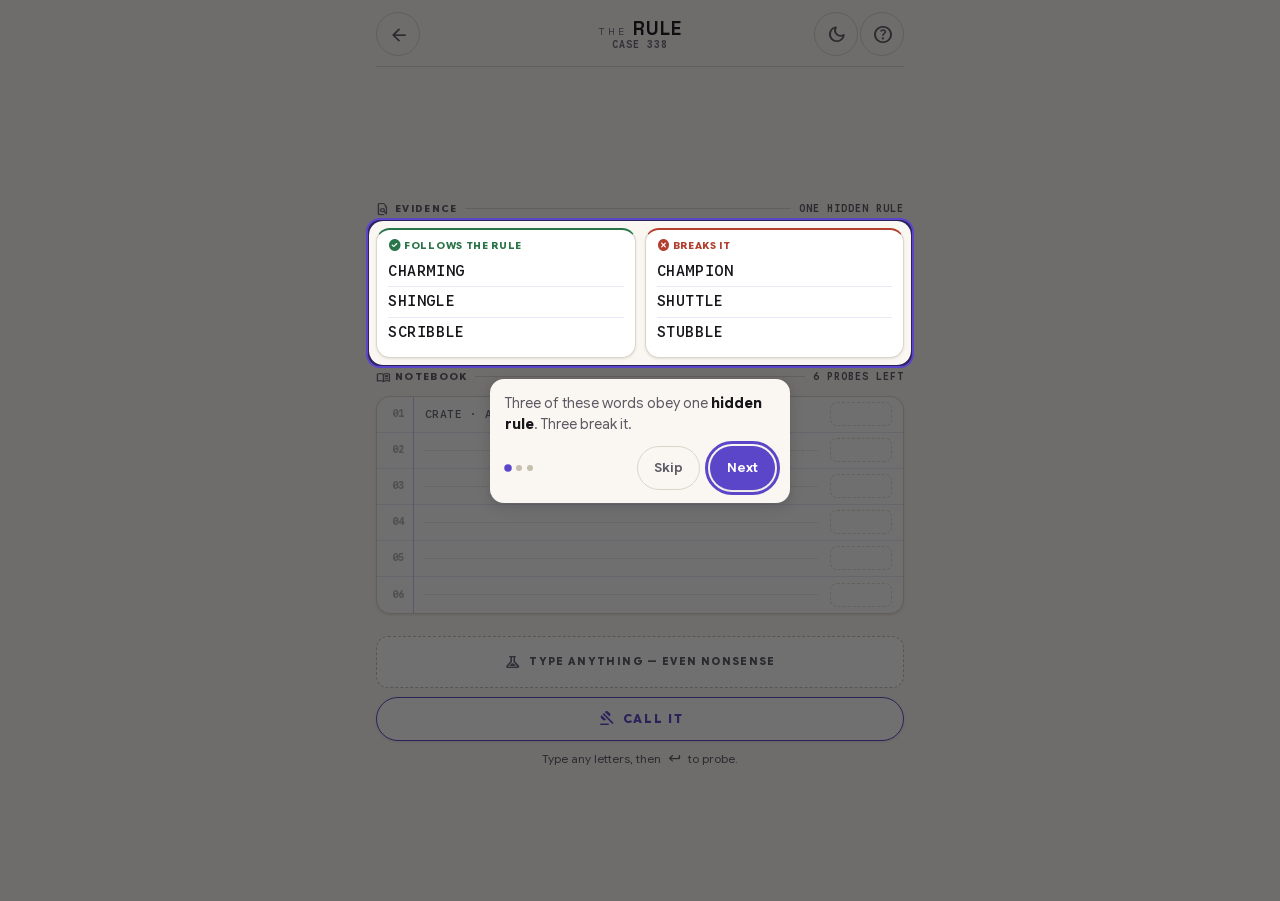
<file: rule/index.html>
<!doctype html>
<html lang="en">
<head>
<meta charset="utf-8">
<meta name="viewport" content="width=device-width, initial-scale=1, viewport-fit=cover">
<title>The Rule — Superfun Daily</title>
<meta name="description" content="One hidden rule. Six words as evidence. Six probes. One call.">
<link rel="icon" href="../favicon.svg" type="image/svg+xml">
<link rel="apple-touch-icon" href="../favicon.svg">
<link rel="stylesheet" href="../shared/fonts.css">
<link rel="stylesheet" href="../shared/icons.css">
<link rel="stylesheet" href="../shared/kit.css">
<link rel="stylesheet" href="font.css">
<style>
/* ============================================================
   THE RULE — the bench.
   Surface language: ruled lab stock, a violet margin rule, hairlines
   tinted with the accent so every card in the game looks like it came
   off the same pad. Display face is Space Grotesk, driven from the
   'wght' axis, and it appears only on the wordmark, the verdict, the
   printed rule and the one number that matters.
   ============================================================ */
:root{
  --accent:#5b46c9;
  --accent-soft:#e2ddf7;
  --accent-ink:#fff;
  /* the near miss gets its own semantic: not the rust of a bust, not the
     green of a crack — the amber of a reading that came in one off.
     Dark enough to clear 4.5:1 on --warn-soft: the 10px MISSED tag and the
     sting line are the two places a losing player reads most carefully. */
  --warn:#8f6100;

  --font-brand:'Space Grotesk', var(--font-display);

  /* ruled stock: a sheet a shade warmer than plain white, hairlines and a
     margin rule tinted with the accent rather than drawn in grey */
  --stock:#fffdf9;
  --hair:rgba(91,70,201,.13);
  --margin-rule:rgba(91,70,201,.30);

  /* MOTION SIGNATURE — INSTRUMENTATION.
     Nothing in this game overshoots. Every curve is decelerate-only, so a
     result lands and stays landed: a needle coming to rest, not a spring.
     --beat is the single measured pause the bench takes before it answers,
     and it is the same length everywhere it appears. */
  --ease-settle:cubic-bezier(.2,.86,.26,1);
  --beat:720ms;
}
/* Dark needs a lighter accent AND a dark ink on top of it, or every filled
   pill turns into white-on-lavender mush. Same for the good/bad semantics —
   the kit's light-mode green and rust go muddy on a near-black paper.
   Every dark branch restates --accent-soft: setting it on :root above
   out-cascades the kit's own dark value. */
@media (prefers-color-scheme: dark){
  :root{ --accent:#a596f2; --accent-soft:#2b2350; --accent-ink:#16112c;
         --good:#4cb782; --bad:#e97057; --warn:#e2ac3a; --warn-soft:#3a2f12;
         --stock:#211f2a; --hair:rgba(165,150,242,.16); --margin-rule:rgba(165,150,242,.34); }
}
:root[data-theme="dark"]{ --accent:#a596f2; --accent-soft:#2b2350; --accent-ink:#16112c;
                          --good:#4cb782; --bad:#e97057; --warn:#e2ac3a; --warn-soft:#3a2f12;
                          --stock:#211f2a; --hair:rgba(165,150,242,.16); --margin-rule:rgba(165,150,242,.34); }
:root[data-theme="light"]{ --accent:#5b46c9; --accent-soft:#e2ddf7; --accent-ink:#fff;
                           --good:#2a7449; --bad:#b3402f; --warn:#8f6100; --warn-soft:#f7ecd0;
                           --stock:#fffdf9; --hair:rgba(91,70,201,.13); --margin-rule:rgba(91,70,201,.30); }

/* ---------- shell ---------- */
.app{ padding-bottom: calc(8px + var(--safe-b)); }
/* On a phone the shell is exactly one screen and the board scrolls inside it,
   so the keyboard and CALL IT are never pushed below the fold. */
@media (max-width:619px){ .app{ height:100dvh; } }
/* min-height:0 is load-bearing: without it the flex item refuses to shrink
   below its content and the on-screen keyboard gets shoved off the phone. */
/* scrollbar-gutter reserves nothing where scrollbars overlay (every phone)
   and reserves the gutter where they do not, so a classic scrollbar never
   lands on top of the section rule's right-hand reading */
.stage{ justify-content:flex-start; gap:12px; min-height:0; overflow-y:auto;
        -webkit-overflow-scrolling:touch; scrollbar-gutter:stable; }
/* NOTHING IN THE STAGE ABSORBS THE SQUEEZE.
   Flex items default to `0 1 auto`, so on a 360x740 phone with all six probes
   spent the notebook was the thing that gave: clientHeight 150 against a
   scrollHeight of 216, overflow:hidden, and .stage reporting scrollHeight ===
   clientHeight — no overflow, no scrollbar, nothing to find. Rows 05 and 06
   laid out below the container's bottom edge and were simply never painted.
   The player spent all six probes, could read four, and was then asked to
   name three words from evidence that was not on the screen.
   The stage is the scroller and it always was; every child now keeps its
   intrinsic height so there is something for it to scroll. */
.stage > *{ flex:0 0 auto; }

/* ---------- app bar + wordmark lockup ----------
   BALANCED FLANKS. Both sides are pinned to the same width, so the wordmark
   sits on the bar's TRUE centre line rather than in the middle of whatever
   space the buttons happened to leave. 90px is two 44px thumb targets plus
   the 2px between them; the left flank pads out to match with empty space
   rather than a third button. Clear air either side of the lockup is then
   (barWidth - 180 - lockupWidth) / 2, which is a number you can check. */
.bar{ gap:14px; margin-bottom:10px; }
.bar .side{ flex:0 0 90px; display:flex; align-items:center; gap:2px; }
.bar .side.end{ justify-content:flex-end; }
.mark{ flex:1 1 auto; min-width:0; display:flex; flex-direction:column; align-items:center; gap:2px; }
.mark h1{
  flex:none; margin:0; display:flex; align-items:baseline; gap:.32em;
  font-family:var(--font-brand);
  /* the lockup gives a little back on a 320px phone so that clear air is
     real rather than nominal; 5.3vw reaches the full 19px by 359px and the
     clamp holds it there for every wider screen */
  font-size:clamp(16.5px, 5.3vw, 19px); line-height:1;
  text-transform:uppercase; white-space:nowrap;
  font-variation-settings:'wght' 700; font-weight:normal; letter-spacing:0;
}
/* em, not px, so THE keeps its proportion to RULE as the lockup scales.
   .553em is 10.5px at the full 19px — the size it has always been. The em
   alone went UNDER the suite's 10px type floor on the narrow phones, though:
   the lockup clamps down to 16.96px at 320px and .553 of that is 9.38px. The
   max() is the floor and nothing else — at 359px and up .553em is already
   over 10px, so every wider screen renders exactly what it always did. The
   320px lockup pays 1.63px for it (74.09 -> 75.72), which takes clear air
   either side from 16.95px to 16.14px: still comfortably over the 12px floor
   this bar is built to hold. */
.mark h1 .a{
  font-size:max(10px, .553em); letter-spacing:.26em; color:var(--ink-3);
  font-variation-settings:'wght' 400;
}
.mark h1 .b{ letter-spacing:.055em; }
/* 10px is the suite floor; the .13em tracking it used to carry at 9px is what
   pays for it, so the sub-line is 42.0px against the 80px lockup box at 320px
   rather than the 39.42px it was — the same margin, one size up. */
.mark .puzz-no{
  font-family:var(--font-mono); font-size:10px; font-weight:600; letter-spacing:.10em;
  text-transform:uppercase; color:var(--ink-3); line-height:1;
  max-width:100%; overflow:hidden; text-overflow:ellipsis; white-space:nowrap;
}

/* ---------- section rule: the one header pattern ---------- */
.sect{ display:flex; align-items:center; gap:8px; }
/* line-height is pinned at 1.4 on both halves of this header: 10px x 1.4 is
   14px, which is exactly the height of the 14px symbol beside the label, so
   raising the type to the suite's floor buys back none of the row. The rule
   stays a 14px band and the hairline stays on the same centre line it was. */
.sect .lab{
  display:flex; align-items:center; gap:5px;
  font-size:10px; font-weight:800; letter-spacing:.13em; line-height:1.4;
  text-transform:uppercase; color:var(--ink-2);
}
.sect .lab .ms{ --ms-size:14px; --ms-wght:500; color:var(--ink-3); }
.sect .ln{ flex:1; height:1px; background:var(--line); }
/* the right-hand reading is where "3 PROBES LEFT" lives — the one number the
   whole game is played against, so it takes --ink-2 rather than the quieter
   --ink-3 the label beside it uses: a status reading has to be readable, not
   atmospheric. (--ink-3 has since been darkened in the kit to clear 4.5:1,
   which only widens the margin; the split still reads as a hierarchy.) */
.sect .meta{
  font-family:var(--font-mono); font-size:10px; font-weight:600; letter-spacing:.10em;
  line-height:1.4;
  text-transform:uppercase; color:var(--ink-2); white-space:nowrap;
}

/* ---------- evidence: two specimen cards ---------- */
.board{ display:grid; grid-template-columns:1fr 1fr; gap:9px; }
.col{
  background:var(--white); border:1px solid var(--line); border-radius:var(--r);
  padding:9px 11px 9px; box-shadow:var(--shadow-1);
  border-top:2px solid var(--good);
}
.col.no{ border-top-color:var(--bad); }
/* THE TIGHTEST LABEL IN THE FILE. "Follows the rule" is nowrap inside a
   grid track whose auto minimum IS this heading, so at 320px the heading is
   what decides how wide the left specimen card gets: at 9px/.12em it measured
   123.23px and the card came out 145.23 against the right card's 133.77.
   Going to the 10px floor without paying for it would have widened the
   heading to 135px and dragged another 12px out of the right-hand card.
   Tracking pays for it instead — .12em down to .07em, plus 1px off the
   symbol gap — which lands the heading at 126.05px: the card grows 2.8px,
   nothing wraps, nothing clips, and the board still totals 288px at 320.
   line-height:1.3 is 13px, the height of the symbol beside it, so the
   heading band does not grow either. */
.col h3{
  margin:0 0 5px; font-size:10px; font-weight:800; letter-spacing:.07em;
  line-height:1.3;
  text-transform:uppercase; color:var(--good);
  display:flex; gap:3px; align-items:center; white-space:nowrap;
}
.col.no h3{ color:var(--bad); }
.col h3 .ms{ --ms-size:13px; --ms-fill:1; --ms-wght:600; }
.col .w{
  font-family:var(--font-mono); font-size:13.5px; font-weight:500; letter-spacing:.04em;
  padding:4px 0; color:var(--ink); white-space:nowrap;
  overflow:hidden; text-overflow:ellipsis;
}
.col .w + .w{ border-top:1px solid var(--hair); }

/* ---------- THE NOTEBOOK ----------
   Six numbered lines on ruled stock with a margin rule. Every line that has
   not been spent is still drawn — an empty stamp slot on a ruled line — so
   the price of a probe is on screen before you pay it. */
.nb{
  position:relative; background:var(--stock);
  border:1px solid var(--line); border-radius:var(--r);
  box-shadow:var(--shadow-1); overflow:hidden;
}
.nb::before{
  content:''; position:absolute; top:0; bottom:0; left:36px; width:1px;
  background:var(--margin-rule); pointer-events:none;
}
.line{
  position:relative;
  display:grid; grid-template-columns:36px minmax(0,1fr) auto;
  align-items:center; gap:0 12px;
  min-height:36px; padding-right:11px;
  border-bottom:1px solid var(--hair);
}
.line:last-child{ border-bottom:0; }
/* the row's own contents stay above the ink wash pseudo-element below */
.line > span{ position:relative; z-index:1; }
.line .n{
  font-family:var(--font-mono); font-size:10px; font-weight:700; letter-spacing:.02em;
  color:var(--ink-3); text-align:right; padding-right:9px;
  transition:color var(--dur-2);
}
.line .w{
  font-family:var(--font-mono); font-size:15px; font-weight:600; letter-spacing:.07em;
  color:var(--ink); overflow:hidden; text-overflow:ellipsis; white-space:nowrap;
}
.line.yes .n{ color:var(--good); }
.line.no  .n{ color:var(--bad); }
.line.wait .n{ color:var(--accent); }
.line.wait .w{ color:var(--ink-2); }

/* the instrument reporting: a stamped readout, not an emoji */
.chip{
  /* the stamp is the third grid column of every notebook line and the word
     column is what pays for anything it takes, so the 10px floor is bought
     back on this rule: .12em down to .10em and a 1px trim off each side of
     the padding hold PASS/FAIL at 63.00px against the 64.38px it measured at
     9.5px. The word column gets 1.37px wider, not narrower. */
  min-width:62px; height:24px; padding:0 7px; border-radius:7px;
  display:inline-flex; align-items:center; justify-content:center; gap:4px;
  font-family:var(--font-mono); font-size:10px; font-weight:700; letter-spacing:.10em;
  border:1px solid transparent; background:var(--paper-2); color:var(--ink-3);
}
.chip .ms{ --ms-size:15px; --ms-fill:1; --ms-wght:600; }
.line.yes .chip{ background:var(--good-soft); color:var(--good); }
.line.no  .chip{ background:var(--bad-soft);  color:var(--bad); }
.line.wait .chip{ background:transparent; border-color:var(--accent); color:var(--accent); }
.line.wait .chip .ms{ --ms-fill:0; }
/* an unspent line */
.chip.empty{
  background:transparent; border:1px dashed var(--line-2); opacity:.55;
}
.line.ghost .n{ opacity:.5; }
.line.ghost .dot{ height:0; border-bottom:1px dotted var(--line-2); opacity:.6; }
.line.ghost .eg{
  font-family:var(--font-mono); font-size:11.5px; font-weight:500; letter-spacing:.04em;
  color:var(--ink-3); overflow:hidden; text-overflow:ellipsis; white-space:nowrap;
}

/* ---------- the bench taking a reading ----------
   Everything below is the motion signature made literal. A probe is WRITTEN
   onto the line, a traverse bar crosses the ruled line for exactly one --beat
   while the instrument thinks, then the stamp comes down and the ink soaks
   into the row. Pass settles clean; fail settles and then recoils once. */
@keyframes nb-write{ from{ opacity:0; transform:translateY(-5px) } }
.line.fresh .w{ animation:nb-write .3s var(--ease-settle) both; }

/* the traverse: a hairline crossing the line, left to right, for one beat */
.line.wait::after{
  content:''; position:absolute; left:36px; right:0; bottom:-1px; height:2px;
  background:var(--accent); opacity:.55; transform-origin:left;
  animation:traverse var(--beat) linear both;
  pointer-events:none;
}
@keyframes traverse{ from{ transform:scaleX(0) } to{ transform:scaleX(1) } }

/* the stamp coming down — decelerate only, no bounce back */
@keyframes stamp-down{
  0%  { opacity:0; transform:scale(1.5) }
  40% { opacity:1 }
  100%{ opacity:1; transform:scale(1) }
}
.line.landed .chip{ animation:stamp-down .26s var(--ease-settle) both; }
/* the ink soaking into the paper */
.line.landed::before{
  content:''; position:absolute; inset:0; pointer-events:none;
  background:var(--wash, transparent);
  animation:soak .75s var(--ease-out) both;
}
.line.landed.yes{ --wash:var(--good-soft); }
.line.landed.no { --wash:var(--bad-soft);  }
@keyframes soak{ from{ opacity:1 } to{ opacity:0 } }
/* the categorical difference: a FAIL recoils once, a PASS never moves */
@keyframes recoil{
  0%{ transform:translateX(0) } 22%{ transform:translateX(-3px) }
  55%{ transform:translateX(2px) } 80%{ transform:translateX(-1px) }
  100%{ transform:translateX(0) }
}
.line.landed.no .w{ animation:recoil .32s var(--ease-out) .2s both; }

/* ---------- the bench: input + commitment ---------- */
.tray{
  display:flex; flex-direction:column; gap:9px; padding-top:10px;
  position:sticky; bottom:0; background:var(--paper); z-index:2;
}
.tray::before{
  content:''; position:absolute; left:0; right:0; top:-20px; height:20px;
  background:linear-gradient(to top, var(--paper), transparent); pointer-events:none;
}
@media (max-width:619px){ .tray{ margin-top:auto; } }
.slot{
  height:52px; border:1.5px dashed var(--line-2); border-radius:12px;
  display:flex; align-items:center; justify-content:center; gap:8px;
  background:var(--white); padding:0 12px;
  font-family:var(--font-mono); font-size:20px; letter-spacing:.15em; font-weight:700;
  color:var(--ink); overflow:hidden;
  transition:border-color var(--dur-1), box-shadow var(--dur-2), background var(--dur-1);
}
/* gap:0 while filled — the letters are flex items now, and the slot's 8px
   gap (which spaces the placeholder glyph from its label) would otherwise be
   added on top of the tracking and push a 14-letter probe out of the box */
.slot.filled{
  border-style:solid; border-color:var(--accent); gap:0;
  box-shadow:0 0 0 3px var(--accent-soft);
}
/* each letter is set onto the slot rather than appearing in it */
.slot .ch{ display:inline-block; }
.slot .ch.new{ animation:key-set .17s var(--ease-settle) both; }
@keyframes key-set{ from{ opacity:0; transform:translateY(-6px) } }
/* before the first probe the bench asks for one — three breaths, then it
   stops asking. Text and dashed border carry it when motion is off. */
.slot.idle{ animation:bench-ask 2.4s var(--ease-in-out) 3; }
/* a rejected probe must still shake even while the bench is idling for one */
.slot.idle.shake{ animation:shake .4s; }
@keyframes bench-ask{
  0%,100%{ box-shadow:0 0 0 0 rgba(0,0,0,0); border-color:var(--line-2) }
  45%    { box-shadow:0 0 0 4px var(--accent-soft); border-color:var(--accent) }
}
/* --ink-2, not the quieter --ink-3: the slot's label is not decoration, it is
   the instruction ("type anything", "out of probes — time to call it") */
.slot .ph{
  font-family:var(--font-ui); font-size:10.5px; font-weight:800; letter-spacing:.13em;
  color:var(--ink-2); text-transform:uppercase; text-align:center;
}
.slot .ms{ --ms-size:17px; --ms-wght:500; color:var(--ink-3); flex:0 0 auto; }
/* the cursor is drawn, not typed — a ▌ character renders differently in every
   font fallback, a 9px bar is the same instrument cursor everywhere */
.slot .car{
  flex:0 0 auto; width:9px; height:25px; border-radius:2px;
  background:var(--accent); margin-left:1px;
  animation:blink 1s steps(2,start) infinite;
}
@keyframes blink{ 50%{opacity:0} }
/* the kit zeroes every duration under reduced motion; an infinite blink at
   0.01ms can settle on the hidden half of its own keyframe, so pin it on */
@media (prefers-reduced-motion: reduce){ .slot .car{ animation:none; opacity:1; } }

.callit{
  width:100%; background:var(--white); color:var(--accent);
  border:1.5px solid var(--accent); border-radius:var(--r-pill);
  font-weight:800; letter-spacing:.13em; text-transform:uppercase;
  padding:12px 16px; font-size:12.5px;
}
.callit .ms{ --ms-size:18px; --ms-fill:0; }
.callit:active{ background:var(--accent); color:var(--accent-ink); }
.callit:active .ms{ --ms-fill:1; }
/* out of probes: the button stops asking and starts telling */
.callit.urge{ background:var(--accent); color:var(--accent-ink); border-color:transparent; }
.callit.urge .ms{ --ms-fill:1; }

/* ---------- the keyboard, rebuilt as bench keys ----------
   Mono caps on the same warm stock as the notebook, and every press tints
   accent instead of grey — the one large surface that was still pure kit. */
.kbd{ gap:6px; padding-top:12px; }
.kbd-row{ gap:5px; }
.key{
  font-family:var(--font-mono); font-weight:700; font-size:16px; letter-spacing:.01em;
  height:49px; border-radius:9px; background:var(--stock); color:var(--ink);
  transition:background .1s var(--ease-out), color .1s var(--ease-out),
             transform .08s var(--ease-out), box-shadow .1s;
}
.key:active{
  transform:scale(.93); background:var(--accent-soft); color:var(--accent);
  box-shadow:none;
}
.key.act{ background:var(--accent); color:var(--accent-ink); border-color:transparent; }
.key.act:active{ background:var(--accent); color:var(--accent-ink); filter:brightness(.9); }
/* PROBE is set into a 27.64px key at 320px, so its label has always sat a
   little proud of the key face. Tracking is the whole payment here: .06em
   down to .02em puts the label at 35.0px against the 35.14px it measured at
   9.5px — fractionally narrower than before, at the floor. The 2px padding
   stays exactly where it was and that is deliberate: the kit gives this key
   `flex:1.6 1 0` on a border-box, so the padding is part of the key's flex
   base size. Trimming it to 1px made the KEY 1.37px narrower (27.64 -> 26.27)
   and the label proportionally prouder — the opposite of the trade. */
/* PROBE is the longest action label in the suite. Only the weight, family and
   floor belong to this game — flex, tracking and the narrow-width steps are
   the kit's, and restating them here is what kept this key clipping at 360
   after the kit had already been widened. */
.key.wide{ font-size:10px; font-weight:800; font-family:var(--font-ui); }
.deskhint{ display:none; }
/* Gated exactly like .kbd in shared/kit.css, and for the same reason. Width
   alone is the wrong question: a tablet is over 620px and has no hardware
   keyboard, so the bench keys stay on screen there — and a hint that says
   "type any letters" beside a keyboard the player is looking at is noise at
   best and a wild goose chase at worst. The hint appears only where the keys
   are actually gone, which is the same condition that removes them. */
@media (min-width:620px) and (hover:hover) and (pointer:fine){
  /* the only on-screen statement that a physical keyboard works here, and the
     on-screen one is hidden at this width — it has to be readable, not faint */
  .deskhint{
    display:flex; align-items:center; justify-content:center; gap:6px;
    font-size:12px; color:var(--ink-2);
  }
  .deskhint .ms{ --ms-size:15px; }
}

/* ---------- the call ---------- */
.callhead{ text-align:center; }
.callhead .t{
  font-family:var(--font-brand); font-size:27px; font-variation-settings:'wght' 700;
  font-weight:normal; letter-spacing:-.025em; margin:0;
}
.callhead .s{ font-size:13px; color:var(--ink-2); margin:3px 0 0; }
.callhead .s b{ color:var(--ink); }
/* the kit's .btn.sm lands at ~38px; the case file is a real thumb target */
.callhead .btn.sm{ min-height:44px; }
/* and so are the coach mark's, which are the first buttons a first-timer ever
   taps. Every game in the suite raises them here until shared/kit.css can. */
#tour-layer .bub .btn{ min-height:44px; }
.callbar{
  position:sticky; bottom:0; z-index:2; padding:10px 0 2px; background:var(--paper);
  display:flex; flex-direction:column; gap:7px;
}
.callbar::before{
  content:''; position:absolute; left:0; right:0; top:-16px; height:16px;
  background:linear-gradient(to top, var(--paper), transparent); pointer-events:none;
}
.cands{ display:flex; flex-direction:column; gap:7px; }
.cand{
  position:relative; overflow:hidden;
  display:flex; align-items:center; gap:12px; width:100%;
  min-height:50px; padding:0 13px; text-align:left;
  background:var(--white); border:1.5px solid var(--line-2); border-radius:12px;
  font-family:var(--font-mono); font-weight:700; letter-spacing:.06em;
  font-size:clamp(13px,4vw,17px); color:var(--ink);
  touch-action:manipulation; -webkit-tap-highlight-color:transparent;
  transition:background var(--dur-2) var(--ease-out), border-color var(--dur-2) var(--ease-out),
             transform .09s var(--ease-out);
}
button.cand{ cursor:pointer; }
button.cand:active{ transform:scale(.985); }
button.cand:focus-visible{ outline:3px solid var(--accent); outline-offset:2px; }
/* Selection rides the FILL axis: the same mark drawn hollow, then drawn
   solid. One glyph interpolating beats two icons swapping. */
.cand .box{ width:26px; height:26px; flex:0 0 26px; display:grid; place-items:center; }
.cand .box .ms{
  --ms-size:25px; --ms-fill:0; --ms-wght:400; color:var(--line-2);
  transition:font-variation-settings .28s var(--ease-settle), color .2s var(--ease-out);
}
.cand.sel{ border-color:var(--accent); background:var(--accent-soft); }
.cand.sel .box .ms{ --ms-fill:1; color:var(--accent); }
.cand .mk{
  margin-left:auto; display:inline-flex; align-items:center; gap:4px;
  font-size:10px; letter-spacing:.09em; font-family:var(--font-ui); font-weight:800;
  text-transform:uppercase; white-space:nowrap;
}
.cand .mk .ms{ --ms-size:15px; --ms-fill:1; }
.cand.right{ border-color:var(--good); background:var(--good-soft); }
.cand.right .box .ms{ --ms-fill:1; color:var(--good); }
.cand.right .mk{ color:var(--good); }
.cand.wrong{ border-color:var(--bad); background:var(--bad-soft); }
.cand.wrong .box .ms{ --ms-fill:1; color:var(--bad); }
.cand.wrong .mk{ color:var(--bad); }
/* the one you walked past — amber, not green: this is the near miss */
.cand.missed{ border-style:dashed; border-color:var(--warn); background:var(--warn-soft); }
.cand.missed .box .ms{ --ms-fill:0; --ms-wght:600; color:var(--warn); }
.cand.missed .mk{ color:var(--warn); }
.cand.dud{ opacity:.45; }

/* ---------- THE SIGNATURE MOMENT ----------
   Eight specimens read one at a time: a traverse crosses the tile, then the
   tile resolves. `.live` scopes every one-shot to the resolve itself, so
   re-opening a finished day shows a marked-up board without replaying it. */
.cand.reading::after{
  content:''; position:absolute; inset:0; pointer-events:none;
  background:linear-gradient(90deg, transparent, var(--accent-soft) 45%, transparent);
  animation:specimen-scan .34s linear both;
}
@keyframes specimen-scan{ from{ transform:translateX(-101%) } to{ transform:translateX(101%) } }
.cand.live .mk{ animation:mark-in .24s var(--ease-settle) both; }
@keyframes mark-in{ from{ opacity:0; transform:translateX(7px) } }
.cand.live.wrong{ animation:recoil .34s var(--ease-out) both; }
.cand.live.missed{ animation:missed-in .42s var(--ease-settle) both; }
@keyframes missed-in{ from{ opacity:.25 } to{ opacity:1 } }
.cand.live.dud{ animation:dud-out .42s var(--ease-out) both; }
@keyframes dud-out{ from{ opacity:1 } to{ opacity:.45 } }
/* on a 2-of-3 result the tile you walked past asks to be looked at twice */
.cand.aim::before{
  content:''; position:absolute; inset:1px; border-radius:10px;
  border:2px solid var(--warn); pointer-events:none;
  animation:aim 1.3s var(--ease-out) 2 both; animation-delay:.35s;
}
@keyframes aim{ 0%{ opacity:0 } 18%{ opacity:1 } 100%{ opacity:0 } }

/* the readout that replaces the lock button while the bench works */
.scanbar{ display:flex; flex-direction:column; gap:9px; padding:6px 0 4px; }
.scanbar .lbl{
  font-family:var(--font-mono); font-size:10.5px; font-weight:700; letter-spacing:.16em;
  text-transform:uppercase; color:var(--accent); text-align:center;
}
.scanbar .trk{ height:3px; border-radius:2px; background:var(--accent-soft); overflow:hidden; }
.scanbar .trk i{
  display:block; height:100%; background:var(--accent);
  transform:scaleX(0); transform-origin:left; transition:transform .15s linear;
}
.counter{
  text-align:center; font-size:11px; letter-spacing:.12em; text-transform:uppercase;
  color:var(--ink-2); font-weight:800;
}
.counter b{
  color:var(--accent); font-size:15px; font-family:var(--font-brand);
  font-variation-settings:'wght' 700; font-weight:normal;
  display:inline-block;
}
/* the kit's bump rides --ease-spring; nothing in this game springs */
.counter b.tick.bump{ animation:bump .26s var(--ease-settle); }
.tick.bump{ animation-timing-function:var(--ease-settle); }

/* ---------- result ---------- */
.res-wrap{ display:flex; flex-direction:column; gap:12px; }
.vhead{ text-align:center; display:flex; flex-direction:column; align-items:center; gap:8px; }
.verdict{
  margin:0; font-family:var(--font-brand); font-size:clamp(34px,10.5vw,46px);
  font-variation-settings:'wght' 700; font-weight:normal;
  letter-spacing:-.035em; line-height:1;
}
.verdict.win{ color:var(--good); }
.verdict.lose{ color:var(--bad); }
.verdict.near{ color:var(--warn); }
/* the stamped verdict — ink on paper, slightly off-square */
.stamp{
  position:relative; display:inline-flex; align-items:center; gap:6px;
  font-family:var(--font-brand); font-variation-settings:'wght' 700; font-weight:normal;
  font-size:12px; letter-spacing:.17em; text-transform:uppercase;
  padding:7px 15px; border:2px solid currentColor; border-radius:8px;
  transform:rotate(-2.2deg); color:var(--good);
}
.stamp::before{
  content:''; position:absolute; inset:3px; border:1px solid currentColor;
  border-radius:4px; opacity:.5;
}
.stamp.lose{ color:var(--bad); }
.stamp.near{ color:var(--warn); }
.stamp .ms{ --ms-size:16px; --ms-fill:1; }
/* the stamp is pressed onto the page a beat after the verdict word lands —
   straight down, no rebound. This is the moment the case closes. */
.stamp.press{ animation:stamp-press .32s var(--ease-settle) both .3s; }
@keyframes stamp-press{
  0%  { opacity:0; transform:rotate(-11deg) scale(2.05) }
  45% { opacity:1 }
  100%{ opacity:1; transform:rotate(-2.2deg) scale(1) }
}
.scoreline{ margin:0; font-size:14px; color:var(--ink-2); }
.scoreline .num{
  font-family:var(--font-brand); font-variation-settings:'wght' 700; font-weight:normal;
  font-size:21px; letter-spacing:-.02em; color:var(--ink); margin:0 1px;
  display:inline-block; font-variant-numeric:tabular-nums lining-nums;
}

/* the sting / the victory lap — one sentence, the thing you say out loud */
.sting{
  background:var(--paper-2); border:1px solid var(--line); border-radius:var(--r);
  padding:10px 13px; font-size:13.5px; line-height:1.5; color:var(--ink-2); text-align:center;
}
.sting b{ font-family:var(--font-mono); font-weight:700; color:var(--ink); letter-spacing:.04em; }
.sting .hi{ color:var(--accent); font-weight:600; }
.sting.near{ background:var(--warn-soft); border-color:var(--warn); }
.sting.near .hi{ color:var(--warn); }

/* ---------- THE REVEAL — the screenshot ----------
   The rule finally printed on the pad, set like a journal headline. */
.reveal{
  background:var(--stock); border:1px solid var(--line); border-radius:var(--r-lg);
  padding:17px 16px 14px; box-shadow:var(--shadow-2); position:relative; overflow:hidden;
}
/* the card rules itself off, then prints */
.reveal::before{
  content:''; position:absolute; inset:0 0 auto 0; height:3px; background:var(--accent);
  transform-origin:left; animation:rule-off .46s var(--ease-settle) both .22s;
}
@keyframes rule-off{ from{ transform:scaleX(0) } to{ transform:scaleX(1) } }
.reveal::after{
  content:''; position:absolute; inset:5px 0 auto 0; height:1px; background:var(--hair);
}
.reveal .kick{
  display:flex; align-items:center; gap:8px;
  font-size:10px; font-weight:800; letter-spacing:.18em; text-transform:uppercase;
  color:var(--accent);
}
.reveal .kick .ms{ --ms-size:15px; --ms-fill:1; }
.reveal .kick .ln{ flex:1; height:1px; background:var(--accent-soft); }
.reveal .kick .who{ color:var(--ink-3); font-family:var(--font-mono); font-weight:600; letter-spacing:.11em; }
.reveal .headline{
  font-family:var(--font-brand); font-size:clamp(23px,6.6vw,29px); line-height:1.14;
  margin:9px 0 8px; font-variation-settings:'wght' 640; font-weight:normal;
  letter-spacing:-.03em; text-wrap:balance;
  animation:print .5s var(--ease-out) both .42s;
}
/* the rule is printed onto the card, left to right, once */
@keyframes print{ from{ clip-path:inset(0 100% -20% 0) } to{ clip-path:inset(0 -4% -20% 0) } }
/* a long rule steps down a size rather than eating the card */
.reveal .headline.long{ font-size:clamp(19px,5.3vw,23px); line-height:1.2; letter-spacing:-.022em; }
/* rules that name a letter set read better as a headline + a key strip */
.reveal .rulekeys{ display:flex; flex-wrap:wrap; gap:4px; margin:0 0 10px; }
.reveal .rulekeys span{
  font-family:var(--font-mono); font-size:12.5px; font-weight:700; letter-spacing:.06em;
  color:var(--accent); background:var(--accent-soft); border-radius:6px;
  min-width:22px; text-align:center; padding:3px 5px;
}
.reveal .rulekeys span.sep{ background:transparent; color:var(--ink-3); min-width:0; padding:3px 0; }
.reveal .detail{ font-size:13.5px; color:var(--ink-2); line-height:1.55; margin:0; }

.evgroup{ margin:16px -16px 0; padding:0 16px; }
/* line-height 1.4 is 14px, the height of the symbol beside the heading, so
   the extra half-pixel the 10px floor would have added to every evidence
   group header goes nowhere */
.evgroup h4{
  margin:0 0 4px; font-size:10px; font-weight:800; letter-spacing:.12em;
  line-height:1.4;
  text-transform:uppercase; color:var(--good); display:flex; align-items:center; gap:5px;
}
.evgroup h4 .ms{ --ms-size:14px; --ms-fill:1; }
.evgroup h4 .ct{ color:var(--ink-3); font-weight:700; letter-spacing:.08em; }
.evgroup h4 .why{ margin-left:auto; color:var(--ink-3); font-weight:700; letter-spacing:.06em; }
.evgroup.bad h4{ color:var(--bad); }
/* wrap rather than clip: a 14-letter probe with a long reason beside it is
   wider than a phone, and .reveal has overflow:hidden to hide the evidence */
.evrow{ display:flex; flex-wrap:wrap; align-items:center; gap:9px; padding:6px 0; border-top:1px solid var(--hair); }
.evgroup.bad .evrow{ padding:4.5px 0; }
.evrow .word{
  font-family:var(--font-mono); font-size:14.5px; letter-spacing:.08em;
  font-weight:600; white-space:nowrap; color:var(--ink);
}
.evgroup.bad .evrow .word{ font-size:13.5px; font-weight:500; color:var(--ink-2); }
.evrow .word em{
  font-style:normal; color:var(--accent); font-weight:800;
  background:var(--accent-soft); border-radius:3px; padding:2px 1.5px; margin:0 -.5px;
  box-decoration-break:clone; -webkit-box-decoration-break:clone;
}
.evgroup.bad .evrow .word em{ color:var(--bad); background:var(--bad-soft); }
.evrow .tag{
  margin-left:auto; font-size:10px; letter-spacing:.09em; text-transform:uppercase;
  color:var(--accent); font-weight:800; text-align:right; white-space:nowrap;
}
.evgroup.bad .evrow .tag{ color:var(--ink-3); font-weight:700; letter-spacing:.07em; }
/* no opacity on top of --ink-3: this is the quietest text in the game, and a
   .75 on top of the token took it under 2.5:1. The kit has since darkened
   --ink-3 to clear 4.5:1, which this line inherits for free — the provenance
   tag is meant to be recessive, not unreadable. It was also the smallest type
   in the file at 8.5px; the suite floor takes it to 10px and .11em down to
   .08em pays part of it back. The row is flex-wrap with 60px of slack at
   320px, so the longest tag ("opener", 46.09px -> 51.83px) still shares a
   line with its word rather than wrapping under it: every evidence row is
   34.02px tall before and after. */
.evrow .src{
  font-size:10px; color:var(--ink-3); letter-spacing:.08em; text-transform:uppercase;
  font-weight:700; flex:0 0 auto;
}
.evrow .src::before{ content:'· '; }
/* when every failing word fails for the same reason, say it once and go dense */
.evchips{ display:flex; flex-wrap:wrap; gap:5px; padding-top:6px; border-top:1px solid var(--hair); }
.evchips span{
  font-family:var(--font-mono); font-size:12px; font-weight:500; letter-spacing:.05em;
  color:var(--ink-2); background:var(--paper-2); border:1px solid var(--line);
  border-radius:var(--r-pill); padding:3px 9px;
}
/* The paste preview, and it has to be a preview: white-space:pre, so what is
   on screen is exactly what lands in the bubble, line for line. It used to be
   pre-wrap, which hid the real problem — the verdict line ran 50 characters
   and 415px against a 256px box at 320px wide, and the box quietly folded it
   onto a second line rather than admitting it. Every line is now capped at 29
   characters (240px here), so nothing wraps in the preview and nothing wraps
   in a message bubble either. */
.sharegrid{
  font-size:13.5px; letter-spacing:.02em; text-align:left; margin:0;
  padding:13px 15px; white-space:pre; overflow-x:auto;
  background:var(--stock); line-height:1.45;
}
/* Kit.share adds .done only on a clipboard write that really landed, so this
   green is a reading and not a reflex. A blocked clipboard falls back to the
   select-and-copy label instead, and the button stays accent. */
#shareBtn.done{ background:var(--good); border-color:transparent; }

/* ---------- sheets ---------- */
.sheet .lede{
  text-align:center; font-family:var(--font-brand); font-variation-settings:'wght' 500;
  font-weight:normal; font-size:17px; letter-spacing:-.015em; color:var(--ink-2);
  margin:0 0 16px; line-height:1.3;
}
.sheet h2{ font-family:var(--font-brand); font-variation-settings:'wght' 700; font-weight:normal; }
/* the diagram that replaces the paragraph */
.demo{
  display:grid; grid-template-columns:1fr 1fr; gap:9px;
  background:var(--stock); border:1px solid var(--line); border-radius:var(--r);
  padding:11px; box-shadow:var(--shadow-1);
}
.dcol{ display:flex; flex-direction:column; gap:4px; }
/* same trade as .col h3, which this diagram is a miniature of: the 10px floor
   is paid for with .12em -> .09em and 1px off the symbol gap, and pinned to a
   13px line so the two demo columns keep the height they had */
.dh{
  display:flex; align-items:center; gap:3px;
  font-size:10px; font-weight:800; letter-spacing:.09em; line-height:1.3;
  text-transform:uppercase;
}
.dh .ms{ --ms-size:13px; --ms-fill:1; }
.dh.good{ color:var(--good); } .dh.bad{ color:var(--bad); }
.dcol b{
  font-family:var(--font-mono); font-size:13.5px; font-weight:500; letter-spacing:.05em;
  color:var(--ink); padding:3px 0; border-top:1px solid var(--hair);
}
.dcol b em{
  font-style:normal; color:var(--accent); font-weight:800;
  background:var(--accent-soft); border-radius:3px; padding:1px 2px;
}
.dwhy{
  display:flex; align-items:center; justify-content:center; gap:7px;
  margin:11px 0 0; font-size:13.5px; color:var(--ink-2); text-align:center;
}
.dwhy .ms{ --ms-size:17px; --ms-fill:1; color:var(--accent); }
.dwhy em{ font-style:normal; color:var(--ink); font-weight:700; }
.dnote{ text-align:center; font-size:12px; color:var(--ink-3); margin:5px 0 0; }
.steps{ list-style:none; margin:18px 0 0; padding:0; display:flex; flex-direction:column; gap:12px; }
.steps li{ display:flex; gap:11px; align-items:flex-start; font-size:14px; color:var(--ink-2); line-height:1.45; }
.steps li b{ color:var(--ink); font-weight:700; }
.steps li > .ms{
  --ms-size:20px; --ms-fill:1; --ms-wght:500; color:var(--accent);
  flex:0 0 24px; margin-top:1px; text-align:center;
}
.steps code{
  font-family:var(--font-mono); background:var(--paper-2); padding:1px 5px;
  border-radius:5px; font-size:13px; letter-spacing:.04em; color:var(--ink);
}
.warn-box{
  display:flex; gap:9px; align-items:flex-start;
  background:var(--bad-soft); border:1px solid var(--bad); border-radius:var(--r);
  padding:11px 13px; font-size:13.5px; color:var(--ink); line-height:1.45; margin:16px 0 4px;
}
.warn-box .ms{ --ms-size:19px; --ms-fill:1; color:var(--bad); flex:0 0 auto; }
.warn-box b{ font-weight:700; }
.sheet .btnrow{ display:flex; gap:9px; margin-top:16px; }
.sheet .btnrow .btn{ flex:1; }
/* the same reasoning as --accent-ink above: a filled pill in dark mode needs
   dark ink on it. Hard-coded white on the dark-mode rust was 3.4:1 — on the
   one button in the game you cannot take back. --paper is 5.3:1 light,
   5.5:1 dark. */
.danger{ background:var(--bad); color:var(--paper); border-color:transparent; }
.danger .ms{ --ms-fill:1; }
/* the commitment has to feel irreversible: the button seals shut, holds for
   a beat, and only then does the board change under you */
.danger.sealed{ background:var(--ink); color:var(--paper); pointer-events:none; }
.danger.sealed .ms{ --ms-fill:1; }
.sheet .btnrow.sealing .btn.ghost{ opacity:.3; pointer-events:none; }
.lockline{
  text-align:center; font-size:13.5px; color:var(--ink-2); margin:13px 0 0;
}
.lockline .num{
  font-family:var(--font-brand); font-variation-settings:'wght' 700; font-weight:normal;
  font-size:19px; color:var(--ink); letter-spacing:-.02em;
}
.streakrow{ display:flex; justify-content:center; margin-top:12px; }
/* .res-wrap is a gap:12px flex column, so the kit's 14px statrow margin would
   stack on top of the gap and open a 26px hole in the middle of the tail */
.res-wrap .statrow{ margin:0; }
.stat .n{
  font-family:var(--font-brand); font-variation-settings:'wght' 700;
  font-weight:normal; letter-spacing:-.03em;
}
.stat .l{ white-space:nowrap; }

/* Short phones (SE, mini) AND the 360x740 / 320x740 Android band. The tier
   used to stop at 720px, which left a 740px phone paying full-height rows for
   a board that did not fit: 66px of overflow with all six probes spent, so
   the evidence columns had to scroll off the top before line 06 could come
   into view. At the compact rhythm the same board overflows by 10px — every
   notebook line and both evidence cards are on screen at once, with the keys
   still a 45px thumb target. */
@media (max-height:780px) and (max-width:619px){
  .line{ min-height:32px; }
  .col{ padding:8px 10px 8px; }
  .col .w{ padding:3px 0; }
  .slot{ height:48px; }
  .stage{ gap:10px; }
  .key{ height:45px; }
}
/* tall phones: the pad gets generous rather than stopping short above the
   bench, which is what the leftover space read as before */
@media (min-height:800px) and (max-width:619px){
  .line{ min-height:42px; }
  .col .w{ padding:5px 0; }
}

/* The kit zeroes every animation DURATION under reduced motion but leaves
   delays alone, so anything that starts life hidden and waits its turn would
   sit invisible for its whole delay and then snap in. Everything staged in
   this file therefore drops its delay too, and the specimen scan tightens up
   so the sequence still reads as a sequence without being a performance. */
@media (prefers-reduced-motion: reduce){
  .stamp.press, .reveal::before, .reveal .headline, .line.landed.no .w,
  .res-wrap.stagger > *, .cands.stagger > *, .slot.idle,
  /* the kit opens its coach bubble on a .1s delay its own reduce block leaves
     alone, so the bubble sits invisible for a tenth of a second and snaps in */
  #tour-layer .bub{ animation-delay:0s !important; }
  .cand.aim::before, .slot.idle{ animation:none !important; }
}

@media (min-width:620px){
  .stage{ overflow:visible; }
  /* auto margins centre the column when it fits and collapse to zero when it
     does not, so a long reveal never gets its top scrolled out of reach */
  .stage > *:first-child{ margin-top:auto; }
  .stage > *:last-child{ margin-bottom:auto; }
  /* nothing to stick to on desktop — the keyboard is hidden */
  .tray, .callbar{ position:static; }
  .tray::before, .callbar::before{ display:none; }
  .col .w{ font-size:15px; }
}
</style>
</head>
<body>

<div class="app">
  <div class="bar">
    <div class="side">
      <a class="iconbtn" href="../" aria-label="All games" title="All games">
        <span class="ms" aria-hidden="true">arrow_back</span>
      </a>
    </div>
    <div class="mark">
      <h1><span class="a">The</span><span class="b">Rule</span></h1>
      <span class="puzz-no" id="caseNo">Case 1</span>
    </div>
    <!-- Two utilities, and they are the suite's two: theme, then help, in that
         order in all five games. The lab record used to sit here as a third
         and a four-button bar cannot leave a centred two-part wordmark 12px of
         air at 320px — so the record moved into the help sheet, where it is
         still reachable at any point in a case.
         Re-measured at 320px with the three that remain, and again after THE
         took the suite's 10px type floor (which widened the lockup by 1.63px):
         clearance from the wordmark lockup to the nearest button is 16.14px on
         the right and 62.14px on the left, and 14.00px on the right in the
         worst case (the sub-line running the full width of the 80px lockup
         box, "Case 8888 · the call" — that one is bounded by the bar's own
         14px gap, so the floor did not move it). Both sides clear the 12px
         floor. -->
    <div class="side end">
      <button class="iconbtn" id="themeBtn" type="button" aria-label="Toggle theme"></button>
      <button class="iconbtn" id="helpBtn" type="button" aria-label="How to play" title="How to play">
        <span class="ms" aria-hidden="true">help</span>
      </button>
    </div>
  </div>

  <div class="stage" id="stage"></div>
  <div id="kbd"></div>
</div>

<div class="sr" id="live" aria-live="polite"></div>

<script src="../shared/kit.js"></script>
<script src="puzzles.js"></script>
<script>
(function () {
  'use strict';

  var MAX_PROBES = 6;
  var BEAT_MS = 720;      // the measured pause; mirrors --beat in the CSS
  /* The day sets the case you OPEN on; closing one — cracked or busted —
     hands you the next straight away. Kit.puzzleNo is that number: the one
     on the masthead, in the save key and in the share line, and the only one
     that honours ?d=N for review. Kit.dayNumber() ignores the pin. */
  var DAY = Kit.puzzleNo('rule');
  var P = Kit.pick(PUZZLES, 'rule');
  var PIDX = (DAY - 1) % PUZZLES.length;

  var stage = document.getElementById('stage');
  var kbdMount = document.getElementById('kbd');
  var live = document.getElementById('live');
  var caseNoEl = document.getElementById('caseNo');

  var ic = Kit.icon;

  /* ---------------- state / persistence ---------------- */
  var db = Kit.store('rule');
  var statsDb = Kit.store('rule:stats');

  function loadAll() { return db.get() || {}; }
  function loadDay() {
    var all = loadAll();
    return all['d' + DAY] || { probes: [], picks: [], phase: 'probe', won: null };
  }
  function saveDay() {
    var all = loadAll();
    all['d' + DAY] = S;
    // keep the store small — last 12 days only
    var keys = Object.keys(all).sort(function (a, b) { return (+b.slice(1)) - (+a.slice(1)); });
    keys.slice(12).forEach(function (k) { delete all[k]; });
    db.set(all);
  }
  var S = loadDay();

  function stats() {
    return statsDb.get() || { played: 0, cracked: 0, best: null, probeSum: 0, streak: 0, lastDay: null };
  }
  function recordResult(won, used) {
    var st = stats();
    if (st.lastDay === DAY) return;          // never double-count a day
    st.played++;
    if (won) {
      st.cracked++;
      st.probeSum += used;
      if (st.best === null || used < st.best) st.best = used;
      st.streak = (st.lastDay === DAY - 1) ? st.streak + 1 : 1;
    } else {
      st.streak = 0;
    }
    st.lastDay = DAY;
    statsDb.set(st);
  }

  /* ---------------- deterministic candidate order ---------------- */
  function shuffled(list, seed) {
    var r = Kit.rng(seed), a = list.slice();
    for (var i = a.length - 1; i > 0; i--) {
      var j = Math.floor(r() * (i + 1));
      var t = a[i]; a[i] = a[j]; a[j] = t;
    }
    return a;
  }
  var CANDS = shuffled(P.call, (DAY * 7919) + PIDX * 131 + 17);

  /* ---------------- small helpers ---------------- */
  function el(tag, cls, txt) {
    var e = document.createElement(tag);
    if (cls) e.className = cls;
    if (txt !== undefined) e.textContent = txt;
    return e;
  }
  function say(msg) { live.textContent = msg; }

  /* One header pattern for the whole game: label · hairline · reading. */
  function sect(iconName, label, meta) {
    var s = el('div', 'sect');
    var lab = el('span', 'lab');
    lab.innerHTML = ic(iconName, { size: 14 }) + Kit.esc(label);
    s.appendChild(lab);
    s.appendChild(el('i', 'ln'));
    var m = el('span', 'meta', meta || '');
    s.appendChild(m);
    s.metaEl = m;
    return s;
  }

  function setCase(suffix) {
    caseNoEl.textContent = 'Case ' + DAY + (suffix ? ' · ' + suffix : '');
  }

  function calm() {
    try { return matchMedia('(prefers-reduced-motion: reduce)').matches; }
    catch (e) { return false; }
  }

  /* Kit.count drives a figure with requestAnimationFrame, which stops dead on
     a backgrounded or throttled tab — the reading is then left frozen on the
     count's starting zero, so a 2-of-3 near miss renders as "0 of 3 right".
     Reproduced on a hidden tab. Every count here lands on the truth whether
     or not anyone watched it arrive. */
  function tally(node, to, ms) {
    if (!node) return;
    Kit.count(node, to, { ms: ms });
    setTimeout(function () { node.textContent = String(to); }, ms + 350);
  }

  /* ---------------- haptics with intent ----------------
     Five different events must not feel like the same event. A keypress is
     a tick you barely register; a PASS is one clean confirm; a FAIL is two
     short knocks; a commitment is a single heavy thud. */
  function hap(kind) {
    switch (kind) {
      case 'key':    Kit.haptic(4); break;
      case 'submit': Kit.haptic(9); break;
      case 'pass':   Kit.haptic(17); break;
      case 'fail':   Kit.haptic(9); setTimeout(function () { Kit.haptic(9); }, 95); break;
      case 'pick':   Kit.haptic(7); break;
      case 'unpick': Kit.haptic(4); break;
      case 'commit': Kit.haptic(36); break;
      case 'win':    Kit.haptic(20); setTimeout(function () { Kit.haptic(48); }, 130); break;
      case 'near':   Kit.haptic(14); setTimeout(function () { Kit.haptic(28); }, 150); break;
      case 'lose':   Kit.haptic(13); setTimeout(function () { Kit.haptic(13); }, 105);
                     setTimeout(function () { Kit.haptic(13); }, 210); break;
      default:       Kit.haptic(6);
    }
  }

  /* ---------------- input ---------------- */
  var cur = '';
  var busy = false;

  var kb = Kit.keyboard(kbdMount, onKey, { enterLabel: 'PROBE' });
  // the kit ships a ⌫ character on the backspace key; every other mark in
  // this file is a Material Symbol, so this one is too
  (function () {
    var bk = kbdMount.querySelector('[data-key="BACK"]');
    if (bk) bk.innerHTML = ic('backspace', { size: 19 });
  })();

  /* The kit's global key handler calls preventDefault() on ENTER so a probe
     can be sent with nothing focused. preventDefault() on an ENTER keydown is
     also exactly what cancels a focused button's activation, so with the kit
     handler in place every button in the game — Lock it in, Case file, Share,
     Got it, Next case — is dead to the ENTER key on a physical keyboard.
     Kit.keyboard hands back destroy() for precisely this; the replacement is
     the kit's own mapping with one rule added: a focused control owns ENTER.
     Every render leaves focus on <body>, so type-then-ENTER is unchanged, and
     the bench keys are exempt because ENTER there still means "probe". */
  kb.destroy();
  document.addEventListener('keydown', function (e) {
    if (e.metaKey || e.ctrlKey || e.altKey) return;
    var t = e.target, tag = t && t.tagName;
    if (tag === 'INPUT' || tag === 'TEXTAREA') return;
    // a sheet or a coach mark owns the keyboard while it is up: letters must
    // not land in a slot nobody can see behind the scrim
    if (document.querySelector('.scrim, #tour-layer')) return;
    if (e.key === 'Enter') {
      // A control owns ENTER only while the word buffer is EMPTY. Once the
      // player has typed a letter, the board owns their keystrokes until they
      // play or clear them — otherwise a button still holding focus (the
      // caddie they backed out of, a Call it they peeked at) silently eats
      // every ENTER, and on desktop, where the on-screen keys are hidden and
      // typing is the only input path, the game is simply stuck.
      if (!cur.length && Kit.ownsKey(e)) return;
      onKey('ENTER'); e.preventDefault();
    } else if (e.key === 'Backspace') { onKey('BACK'); e.preventDefault(); }
    else if (/^[a-zA-Z]$/.test(e.key)) { onKey(e.key.toUpperCase()); e.preventDefault(); }
  });

  function onKey(k) {
    if (S.phase !== 'probe' || busy) return;
    // out of probes the slot is showing "time to call it" — typing into it
    // would put characters somewhere the player can no longer see them
    if (S.probes.length >= MAX_PROBES && k !== 'ENTER') return;
    if (k === 'ENTER') { submitProbe(); return; }
    if (k === 'BACK') {
      if (cur) { cur = cur.slice(0, -1); hap('key'); paintSlot(); }
      return;
    }
    if (/^[A-Z]$/.test(k)) {
      if (cur.length >= 14) return;
      cur += k;
      hap('key');
      paintSlot(true);
    }
  }

  function submitProbe() {
    var w = cur;
    // out of probes the slot is empty and unfillable, so the length check
    // would answer "three letters or more" to a question nobody asked
    if (S.probes.length >= MAX_PROBES) { Kit.toast('No probes left — call it'); return; }
    if (w.length < 3) { Kit.toast('Three letters or more'); Kit.flash(slotEl, 'shake'); return; }
    var dupe = S.probes.some(function (p) { return p.w === w; }) ||
               P.pass.indexOf(w) >= 0 || P.fail.indexOf(w) >= 0;
    if (dupe) { Kit.toast('Already on the board'); Kit.flash(slotEl, 'shake'); return; }

    busy = true;
    var rec = { w: w, ok: null };
    var at = S.probes.length;
    S.probes.push(rec);
    cur = '';
    paintSlot();
    renderNote({ fresh: at });      // the word is written onto the line…
    renderMeter();                  // …and the line burns down at once
    revealLine(at);                 // …and the line it was written on is on screen
    if (callBtn) callBtn.disabled = true;   // the bench is mid-reading
    hap('submit');
    say('Testing ' + w);

    // BEAT_MS matches --beat in the stylesheet: the traverse bar finishes
    // crossing the ruled line exactly as the stamp comes down.
    setTimeout(function () {
      rec.ok = !!P.pred(w);
      busy = false;
      saveDay();
      renderNote({ landed: at });
      renderMeter();
      revealLine(at);
      if (callBtn) callBtn.disabled = false;
      hap(rec.ok ? 'pass' : 'fail');
      say(w + (rec.ok ? ' passes' : ' fails'));
    }, BEAT_MS);
  }

  /* ---------------- screens ---------------- */
  function render() {
    stage.innerHTML = '';
    kbdMount.style.display = (S.phase === 'probe') ? '' : 'none';
    if (S.phase === 'probe') renderProbe();
    else if (S.phase === 'call') renderCall();
    else renderResult();
    // .stage is the scroller on a phone, so window.scrollTo would do nothing
    stage.scrollTop = 0;
    window.scrollTo(0, 0);
    // …except on a board that reopens mid-case: the last line the bench wrote
    // has to be on screen, not below the fold waiting to be found
    if (S.phase === 'probe' && S.probes.length) revealLine(S.probes.length - 1);
  }

  /* ---- probe screen ---- */
  var slotEl, noteEl, callBtn, nbSect, trayEl;

  /* The notebook is six fixed rows and the stage is the scroller, so on a
     740px phone the last rows can start life below the fold. A scroll you have
     to discover is the same bug as a row that never paints, one tap further
     away: nobody should have to go looking for evidence they already paid six
     probes for. Every line the bench writes is put on screen, clear of the
     sticky tray, whether it was just written or was already there when the
     board reopened. */
  function revealLine(i) {
    if (!noteEl) return;
    var row = noteEl.children[i];
    if (!row) return;
    function run() {
      var scrolls = getComputedStyle(stage).overflowY === 'auto' &&
                    stage.scrollHeight - stage.clientHeight > 1;
      var box = scrolls ? stage.getBoundingClientRect()
        : { top: 0, bottom: (window.innerHeight || document.documentElement.clientHeight) };
      /* The floor is the top edge of the tray, read off the tray itself rather
         than derived from the stage height — .stage carries 8px of vertical
         padding the sticky tray parks above, and subtracting a height instead
         of measuring an edge left the last row 2px behind the slot. The tray
         is sticky only while the stage is the scroller; on desktop it is
         static and covers nothing. */
      var floor = box.bottom;
      if (trayEl && getComputedStyle(trayEl).position === 'sticky') {
        floor = Math.min(floor, trayEl.getBoundingClientRect().top);
      }
      var r = row.getBoundingClientRect();
      var d = 0;
      if (r.bottom > floor - 6) d = r.bottom - (floor - 6);
      else if (r.top < box.top + 6) d = r.top - (box.top + 6);
      if (!d) return;
      if (scrolls) stage.scrollTop += d; else window.scrollBy(0, d);
    }
    run();
    // once more after layout has settled (web fonts, the stamp arriving)
    requestAnimationFrame(run);
  }

  function renderProbe() {
    setCase('');

    stage.appendChild(sect('find_in_page', 'Evidence', 'One hidden rule'));

    var board = el('div', 'board');
    function col(cls, iconName, head, words) {
      var c = el('div', 'col ' + cls);
      var h = el('h3');
      h.innerHTML = ic(iconName, { size: 13, fill: 1 }) + Kit.esc(head);
      c.appendChild(h);
      words.forEach(function (w) { c.appendChild(el('div', 'w', w)); });
      return c;
    }
    board.appendChild(col('', 'check_circle', 'Follows the rule', P.pass));
    board.appendChild(col('no', 'cancel', 'Breaks it', P.fail));
    stage.appendChild(board);

    nbSect = sect('menu_book', 'Notebook', '');
    stage.appendChild(nbSect);

    noteEl = el('div', 'nb');
    stage.appendChild(noteEl);
    renderNote();

    // the bench: one input, one commitment
    trayEl = el('div', 'tray');
    slotEl = el('div', 'slot');
    trayEl.appendChild(slotEl);

    callBtn = el('button', 'btn callit');
    callBtn.type = 'button';
    callBtn.innerHTML = ic('gavel', { size: 18 }) + 'Call it';
    callBtn.addEventListener('click', confirmCall);
    trayEl.appendChild(callBtn);

    var dh = el('div', 'deskhint');
    dh.innerHTML = 'Type any letters, then ' + ic('keyboard_return', { size: 15 }) + ' to probe.';
    trayEl.appendChild(dh);
    stage.appendChild(trayEl);

    paintSlot();
    renderMeter();
  }

  /* `landed` marks the character just typed so only that one animates in —
     rebuilding the whole string with an entrance would replay the word. */
  function paintSlot(landed) {
    if (!slotEl) return;
    slotEl.innerHTML = '';
    slotEl.classList.remove('idle');
    if (S.probes.length >= MAX_PROBES) {
      slotEl.classList.remove('filled');
      slotEl.innerHTML = ic('front_hand', { size: 17 }) +
        '<span class="ph">Out of probes — time to call it</span>';
      return;
    }
    if (!cur) {
      slotEl.classList.remove('filled');
      slotEl.innerHTML = ic('experiment', { size: 17 }) +
        '<span class="ph">Type anything — even nonsense</span>';
      // before the very first probe the bench asks, three times, then stops
      if (!S.probes.length) slotEl.classList.add('idle');
    } else {
      slotEl.classList.add('filled');
      for (var i = 0; i < cur.length; i++) {
        slotEl.appendChild(el('span', 'ch' + (landed && i === cur.length - 1 ? ' new' : ''), cur[i]));
      }
      slotEl.appendChild(el('span', 'car'));
    }
  }

  function pad2(n) { return (n < 10 ? '0' : '') + n; }

  /* THE NOTEBOOK. Six numbered lines on ruled stock. Each probe writes one
     and the readout stamps after a beat; the lines you have not spent stay
     drawn, empty stamp slot and all, so the cost is always on screen. */
  /* opts.fresh  — index of a line just written (the word is set onto it)
     opts.landed — index of a line whose reading just came back (stamp down)
     Every other row is rebuilt inert, so no entrance ever replays across the
     whole log when a single line changes. */
  function renderNote(opts) {
    if (!noteEl) return;
    opts = opts || {};
    noteEl.innerHTML = '';
    for (var i = 0; i < MAX_PROBES; i++) {
      var p = S.probes[i];
      if (!p) {
        var g = el('div', 'line ghost');
        g.appendChild(el('span', 'n', pad2(i + 1)));
        // the first blank line doubles as the teaching prompt
        if (i === 0 && !S.probes.length) g.appendChild(el('span', 'eg', 'CRATE · AAAA · anything'));
        else g.appendChild(el('span', 'dot'));
        g.appendChild(el('span', 'chip empty'));
        noteEl.appendChild(g);
        continue;
      }
      var cls = 'line ' + (p.ok === null ? 'wait' : (p.ok ? 'yes' : 'no'));
      if (opts.fresh === i) cls += ' fresh';
      if (opts.landed === i) cls += ' landed';
      var row = el('div', cls);
      row.appendChild(el('span', 'n', pad2(i + 1)));
      row.appendChild(el('span', 'w', p.w));
      var res = el('span', 'chip');
      if (p.ok === null) res.innerHTML = ic('hourglass_top', { size: 15 });
      else res.innerHTML = ic(p.ok ? 'check_circle' : 'cancel', { size: 15, fill: 1 }) +
                           (p.ok ? 'PASS' : 'FAIL');
      row.appendChild(res);
      noteEl.appendChild(row);
    }
  }

  /* Probes left lives in exactly one place — the notebook's own header. */
  function renderMeter() {
    var left = MAX_PROBES - S.probes.length;
    if (nbSect) nbSect.metaEl.textContent = left + ' probe' + (left === 1 ? '' : 's') + ' left';
    if (callBtn) callBtn.classList.toggle('urge', left === 0);
    if (left === 0) paintSlot();
  }

  /* ---- the call ---- */
  function confirmCall() {
    if (busy) return;
    hap('submit');
    var used = S.probes.filter(function (p) { return p.ok !== null; }).length;
    Kit.sheet(
      '<h2>Call it?</h2>' +
      '<p class="lede">You think you know the rule.</p>' +
      '<div class="rules">You will be shown <b>8 fresh words</b>. Tap the <b>three</b> that follow the rule — exactly three, no more, no fewer.</div>' +
      '<div class="warn-box">' + ic('warning', { size: 19, fill: 1 }) +
      '<span><b>You get one call.</b> No second try, no hints. Miss a single word and you are busted for the day.</span></div>' +
      '<p class="lockline">Your score locks in at <span class="num">' + used + '</span> probe' +
      (used === 1 ? '' : 's') + '.</p>' +
      '<div class="btnrow">' +
      '<button class="btn ghost" data-close type="button">Not yet</button>' +
      '<button class="btn danger" id="goCall" type="button">' + ic('gavel', { size: 19 }) + 'Call it</button>' +
      '</div>',
      { onOpen: function (sheetEl, close) {
          /* Kit.sheet marks the dialog but cannot name it — a dialog with no
             accessible name is announced as a bare "dialog". Every sheet in
             this file names itself here, the way Chains does. */
          sheetEl.setAttribute('aria-label', 'Call it?');
          var go = sheetEl.querySelector('#goCall');
          go.addEventListener('click', function () {
            // the commitment is meant to be irreversible, so it is allowed to
            // take a beat: the button seals, holds, and only then does the
            // board change underneath you.
            if (go.classList.contains('sealed')) return;
            go.classList.add('sealed');
            go.parentNode.classList.add('sealing');
            go.innerHTML = ic('done_all', { size: 19, fill: 1 }) + 'Sealed';
            hap('commit');
            setTimeout(function () {
              close();
              S.phase = 'call';
              S.calledAt = used;
              saveDay();
              render();
            }, calm() ? 140 : 420);
          });
        } }
    );
  }

  function caseFileHTML() {
    var yes = [], no = [];
    P.pass.forEach(function (w) { yes.push(w); });
    P.fail.forEach(function (w) { no.push(w); });
    S.probes.forEach(function (p) {
      if (p.ok === null) return;
      (p.ok ? yes : no).push(p.w + ' *');
    });
    function colHTML(list, cls, iconName, head) {
      return '<div class="col ' + cls + '"><h3>' + ic(iconName, { size: 13, fill: 1 }) + head + '</h3>' +
        list.map(function (w) { return '<div class="w">' + Kit.esc(w) + '</div>'; }).join('') + '</div>';
    }
    return '<h2>Case file</h2><p class="lede">Everything you know. * marks your probes.</p>' +
      '<div class="board">' + colHTML(yes, '', 'check_circle', 'Follows the rule') +
      colHTML(no, 'no', 'cancel', 'Breaks it') + '</div>' +
      '<button class="btn primary wide" data-close type="button" style="margin-top:16px">Back to the call</button>';
  }

  function renderCall() {
    setCase('the call');

    var head = el('div', 'callhead');
    head.appendChild(el('p', 't', 'Name the three.'));
    var sub = el('p', 's');
    sub.innerHTML = 'Eight new words. Exactly <b>three</b> follow the hidden rule.';
    head.appendChild(sub);
    var cf = el('button', 'btn ghost sm');
    cf.type = 'button';
    cf.innerHTML = ic('find_in_page', { size: 17 }) + 'Case file';
    cf.style.marginTop = '10px';
    cf.addEventListener('click', function () {
      hap('key');
      Kit.sheet(caseFileHTML(),
        { onOpen: function (sheetEl) { sheetEl.setAttribute('aria-label', 'Case file'); } });
    });
    head.appendChild(cf);
    stage.appendChild(head);

    var list = el('div', 'cands stagger');
    CANDS.forEach(function (w) {
      var b = el('button', 'cand');
      b.type = 'button';
      b.dataset.w = w;
      var box = el('span', 'box');
      box.innerHTML = ic('check_circle', { size: 25 });
      b.appendChild(box);
      b.appendChild(document.createTextNode(w));
      b.setAttribute('aria-pressed', 'false');
      b.addEventListener('click', function () { togglePick(w); });
      list.appendChild(b);
    });
    stage.appendChild(list);

    // the commit bar stays under your thumb no matter how far you scroll
    var bar = el('div', 'callbar');
    var counter = el('div', 'counter');
    counter.setAttribute('aria-live', 'polite');
    bar.appendChild(counter);
    var lock = el('button', 'btn primary wide');
    lock.type = 'button';
    lock.addEventListener('click', function () { lockIn(bar); });
    bar.appendChild(lock);
    stage.appendChild(bar);

    function paint() {
      list.querySelectorAll('.cand').forEach(function (b) {
        var on = S.picks.indexOf(b.dataset.w) >= 0;
        b.classList.toggle('sel', on);
        b.setAttribute('aria-pressed', on ? 'true' : 'false');
      });
      counter.innerHTML = '<b class="tick">' + S.picks.length + '</b> of 3 chosen';
      lock.disabled = S.picks.length !== 3;
      lock.innerHTML = S.picks.length === 3
        ? ic('gavel', { size: 19 }) + 'Lock it in — no takebacks'
        : 'Pick ' + (3 - S.picks.length) + ' more';
    }
    paintCall = paint;
    paint();
  }
  var paintCall = function () {};

  function togglePick(w) {
    if (S.phase !== 'call') return;   // never edit a call that has been read
    var i = S.picks.indexOf(w);
    if (i >= 0) { S.picks.splice(i, 1); hap('unpick'); }
    else {
      if (S.picks.length >= 3) { Kit.toast('Three only — deselect one first'); return; }
      S.picks.push(w);
      hap('pick');
    }
    saveDay();
    paintCall();
    var c = stage.querySelector('.counter b');
    if (c) Kit.flash(c, 'bump');
  }

  /* ---- THE SIGNATURE MOMENT ----
     Eight specimens go through the bench one at a time. Each gets a traverse,
     then resolves right / wrong / missed, and the readout counts them off.
     Only when the last one has settled does the verdict land. */
  var justFinished = false;

  function lockIn(bar) {
    if (S.picks.length !== 3) return;
    var right = S.picks.filter(function (w) { return P.pred(w); });
    S.won = right.length === 3;
    S.hits = right.length;
    S.phase = 'done';
    justFinished = true;
    saveDay();
    recordResult(S.won, S.calledAt);
    hap('commit');

    var tiles = Array.prototype.slice.call(stage.querySelectorAll('.cand'));
    stage.querySelectorAll('.btn').forEach(function (b) { b.disabled = true; });
    // the specimens are buttons, not .btn — without this they stay tappable
    // for the ~1.9s of the scan and a tap would edit S.picks after the
    // verdict has already been scored off it
    tiles.forEach(function (b) { b.disabled = true; });

    // the lock button becomes the instrument's readout
    var scan = el('div', 'scanbar');
    scan.innerHTML = '<div class="lbl">Reading specimen 1 / ' + tiles.length + '</div>' +
                     '<div class="trk"><i></i></div>';
    if (bar) { bar.innerHTML = ''; bar.appendChild(scan); }
    var lbl = scan.querySelector('.lbl'), fill = scan.querySelector('.trk i');

    // still a sequence when motion is reduced, just not a performance
    var STEP = calm() ? 60 : 150;
    tiles.forEach(function (b, i) {
      setTimeout(function () {
        b.classList.add('reading');
        if (lbl) lbl.textContent = 'Reading specimen ' + (i + 1) + ' / ' + tiles.length;
        if (fill) fill.style.transform = 'scaleX(' + ((i + 1) / tiles.length) + ')';
      }, STEP * i);
      setTimeout(function () {
        b.classList.remove('reading');
        b.classList.add('live');
        markTile(b);
        var w = b.dataset.w, picked = S.picks.indexOf(w) >= 0, pass = P.pred(w);
        if (picked && pass) Kit.haptic(16);
        else if (picked) { Kit.haptic(8); setTimeout(function () { Kit.haptic(8); }, 80); }
        else if (pass) Kit.haptic(11);
      }, STEP * i + 200);
    });

    var total = STEP * tiles.length + 200;
    setTimeout(function () {
      if (lbl) lbl.textContent = S.won ? 'Three for three' : S.hits + ' of 3 confirmed';
    }, total + 60);
    setTimeout(function () { render(); }, total + 640);
    // the spoken verdict has to be the verdict on screen, near miss included
    say(S.won ? 'Cracked it'
              : (right.length === 2 ? 'One off — 2 of 3' : 'Busted — ' + right.length + ' of 3'));
  }

  function mark(b, iconName, label) {
    var m = el('span', 'mk');
    m.innerHTML = ic(iconName, { size: 15, fill: 1 }) + label;
    b.appendChild(m);
  }

  function markTile(b) {
    var w = b.dataset.w, picked = S.picks.indexOf(w) >= 0, pass = P.pred(w);
    var box = b.querySelector('.box');
    b.classList.remove('sel');
    if (picked && pass) { b.classList.add('right'); mark(b, 'check_circle', 'correct'); }
    else if (picked && !pass) {
      b.classList.add('wrong');
      if (box) box.innerHTML = ic('cancel', { size: 25, fill: 1 });
      mark(b, 'cancel', 'wrong');
    } else if (!picked && pass) { b.classList.add('missed'); mark(b, 'visibility_off', 'missed'); }
    else { b.classList.add('dud'); }
  }

  /* ---- result + reveal ---- */
  /* A bare "3 probes" means nothing to someone who has not played. The tier
     word is what makes the number legible in a feed — and on a loss it is
     the joke.
     These ride in the share line, which has a hard budget: 30 monospace
     columns, so nothing wraps in a message bubble. 'ALL SIX, STILL WRONG'
     alone was 20 of them and pushed its line to 50 characters. The tier idea
     survives; the words got shorter. Longest line the block can now produce
     is 29 characters. */
  function shareTier(used, won) {
    if (!won) {
      if (used === 0) return 'PURE HUBRIS';   // 11
      if (used <= 2) return 'TOO SOON';       // 8
      if (used <= 5) return 'NOT ENOUGH';     // 10
      return 'SIX AND OUT';                   // 11 — spent the lot, still out
    }
    if (used === 0) return 'LEGENDARY';
    if (used === 1) return 'SURGICAL';
    if (used <= 3) return 'CLEAN';
    if (used === 4) return 'SOLID';
    if (used === 5) return 'CLUTCH';
    return 'SQUEAKER';
  }

  /* The stamp on the result screen. Same tiers, said in full — a screen has
     room a message bubble does not — but never a different verdict from the
     one the share line carries. */
  function tierFor(used, won) {
    if (!won) {
      if (used === 0) return 'Pure hubris';
      if (used <= 2) return 'Called far too soon';
      if (used <= 5) return 'Not enough evidence';
      return 'Six and out';
    }
    if (used === 0) return 'Legendary';
    if (used === 1) return 'Surgical';
    if (used <= 3) return 'Clean';
    if (used === 4) return 'Solid';
    if (used === 5) return 'Clutch';
    return 'Squeaker';
  }

  function wordHTML(w, ev) {
    var hit = {}; (ev.hits || []).forEach(function (i) { hit[i] = 1; });
    var out = '', open = false;
    for (var i = 0; i < w.length; i++) {
      var h = !!hit[i];
      if (h && !open) { out += '<em>'; open = true; }
      if (!h && open) { out += '</em>'; open = false; }
      out += Kit.esc(w[i]);
    }
    if (open) out += '</em>';
    return out;
  }

  function evRow(w, src, showTag) {
    var ev = P.ev(w);
    var row = el('div', 'evrow');
    var word = el('span', 'word');
    word.innerHTML = wordHTML(w, ev);
    row.appendChild(word);
    if (src) row.appendChild(el('span', 'src', src));
    if (showTag !== false) row.appendChild(el('span', 'tag', ev.tag));
    return row;
  }

  /* The evidence, re-sorted so it becomes obvious in hindsight: words that
     failed (or passed) for the same reason sit next to each other. */
  function evGroup(cls, iconName, head, rows) {
    var g = el('div', 'evgroup ' + cls);
    var h = el('h4');
    h.innerHTML = ic(iconName, { size: 14, fill: 1 }) + Kit.esc(head);
    h.appendChild(el('span', 'ct', rows.length + (rows.length === 1 ? ' word' : ' words')));
    g.appendChild(h);

    var tags = rows.map(function (r) { return P.ev(r[0]).tag; });
    var sameTag = tags.every(function (t) { return t === tags[0]; });
    var noHits = rows.every(function (r) { return !P.ev(r[0]).hits.length; });

    if (sameTag && noHits && rows.length > 3) {
      // every one fails for the same reason and there is nothing to point at —
      // say it once in the header and let the words go dense.
      h.appendChild(el('span', 'why', tags[0]));
      var chips = el('div', 'evchips');
      rows.forEach(function (r) { chips.appendChild(el('span', null, r[0])); });
      g.appendChild(chips);
    } else {
      rows.sort(function (a, b) {
        var ta = P.ev(a[0]).tag, tb = P.ev(b[0]).tag;
        return ta === tb ? (a[0] < b[0] ? -1 : 1) : (ta < tb ? -1 : 1);
      });
      rows.forEach(function (r) { g.appendChild(evRow(r[0], r[1], true)); });
    }
    return g;
  }

  /* One sentence, in plain English, naming the exact word that decided it.
     On a bust this is the sting; on a win it is the victory lap. */
  function stingLine(near) {
    var d = el('div', 'sting' + (near ? ' near' : ''));
    var tagOf = function (w) { return Kit.esc(P.ev(w).tag); };
    var mono = function (w) { return '<b>' + Kit.esc(w) + '</b>'; };
    var wrongs = S.picks.filter(function (w) { return !P.pred(w); });
    var missed = CANDS.filter(function (w) { return P.pred(w) && S.picks.indexOf(w) < 0; });

    // one word between you and the case — say exactly that, and nothing else
    if (near && missed.length) {
      d.innerHTML = 'One word in it. ' + mono(missed[0]) + ' was <span class="hi">' +
                    tagOf(missed[0]) + '</span> — and you had ' + mono(wrongs[0]) + ' instead.';
      return d;
    }

    if (!S.won) {
      var parts = [];
      parts.push(mono(wrongs[0]) + ' was never in it: ' + tagOf(wrongs[0]) + '.');
      if (wrongs.length > 1) parts.push('Nor was ' + mono(wrongs[1]) + '.');
      if (missed.length) {
        parts.push('You walked straight past ' + mono(missed[0]) +
                   ' — <span class="hi">' + tagOf(missed[0]) + '</span>.');
      }
      d.innerHTML = parts.join(' ');
      return d;
    }
    // a win: point at the sharpest thing they spotted
    var shown = S.picks.filter(function (w) { return P.ev(w).hits.length; })
                       .sort(function (a, b) { return P.ev(a).hits.length - P.ev(b).hits.length; });
    if (S.calledAt === 0) {
      d.innerHTML = 'Zero probes. You looked at six words and simply <span class="hi">knew</span>.';
    } else if (shown.length) {
      d.innerHTML = 'You saw <span class="hi">' + tagOf(shown[0]) + '</span> inside ' +
                    mono(shown[0]) + '. That is the whole game.';
    } else {
      d.innerHTML = 'You had it: <span class="hi">' + tagOf(S.picks[0]) +
                    '</span>. Three for three, no luck involved.';
    }
    return d;
  }

  function renderResult() {
    setCase('closed');

    var used = S.calledAt || 0;
    var near = !S.won && S.hits === 2;      // the "I was SO close" case
    var tone = S.won ? 'win' : (near ? 'near' : 'lose');
    var wrap = el('div', 'res-wrap stagger');

    var vhead = el('div', 'vhead');
    vhead.appendChild(el('h2', 'verdict ' + tone,
      S.won ? 'CRACKED IT' : (near ? 'ONE OFF' : 'BUSTED')));

    var stamp = el('div', 'stamp press' + (S.won ? '' : (near ? ' near' : ' lose')));
    stamp.innerHTML = ic(S.won ? 'verified' : 'gavel', { size: 16, fill: 1 }) +
                      Kit.esc(tierFor(used, S.won));
    vhead.appendChild(stamp);

    var sl = el('p', 'scoreline');
    sl.innerHTML = S.won
      ? 'Called it on <span class="num tick" id="bignum">' + used + '</span> probe' +
        (used === 1 ? '' : 's') + '.'
      : '<span class="num tick" id="bignum">' + S.hits + '</span> of 3 right, on <span class="num">' +
        used + '</span> probe' + (used === 1 ? '' : 's') + '.';
    vhead.appendChild(sl);
    wrap.appendChild(vhead);

    // the call, resolved. Only what you touched and what you should have:
    // the other near-misses are laid out in full inside the reveal below.
    wrap.appendChild(sect('gavel', 'Your call', S.won ? 'Three for three' : 'Marked up'));

    var list = el('div', 'cands');
    CANDS.filter(function (w) { return S.picks.indexOf(w) >= 0 || P.pred(w); }).forEach(function (w) {
      var b = el('div', 'cand');
      b.dataset.w = w;
      var box = el('span', 'box');
      box.innerHTML = ic('check_circle', { size: 25 });
      b.appendChild(box);
      b.appendChild(document.createTextNode(w));
      markTile(b);
      // one word between you and the case: point at it, twice, then stop
      if (near && b.classList.contains('missed')) b.classList.add('aim');
      list.appendChild(b);
    });
    wrap.appendChild(list);

    // the sentence you say out loud — names the word that decided it
    wrap.appendChild(stingLine(near));

    // ---- THE REVEAL ----
    var rev = el('div', 'reveal');
    var kick = el('div', 'kick');
    kick.innerHTML = ic('fingerprint', { size: 15, fill: 1 }) + 'The rule' +
                     '<i class="ln"></i><span class="who">Case ' + DAY + '</span>';
    rev.appendChild(kick);

    // "…: Q W E R T / A S D F G" reads far better as a headline plus a key strip
    var m = /^(.*?):\s*([A-Z][A-Z\s/]*)\.?$/.exec(P.rule);
    var headText = m ? m[1] + '.' : P.rule;
    // a long rule steps down a size instead of eating the whole card
    rev.appendChild(el('div', 'headline' + (headText.length > 52 ? ' long' : ''), headText));
    if (m) {
      var keys = el('div', 'rulekeys');
      m[2].trim().split(/\s+/).forEach(function (k) {
        keys.appendChild(el('span', k === '/' ? 'sep' : null, k));
      });
      rev.appendChild(keys);
    }
    rev.appendChild(el('p', 'detail', P.detail));

    var seen = {};
    var yes = [], no = [];
    function add(w, src) {
      if (seen[w]) return;
      seen[w] = 1;
      (P.pred(w) ? yes : no).push([w, src]);
    }
    P.pass.forEach(function (w) { add(w, 'opener'); });
    P.fail.forEach(function (w) { add(w, 'opener'); });
    S.probes.forEach(function (p) { if (p.ok !== null) add(p.w, 'probe'); });
    CANDS.forEach(function (w) { add(w, 'call'); });

    rev.appendChild(evGroup('', 'check_circle', 'Obeys it', yes));
    rev.appendChild(evGroup('bad', 'cancel', 'Breaks it', no));
    wrap.appendChild(rev);

    /* From here down this screen runs the suite's tail, in the suite's order:
       the stats, the share block, the share button, the way on to the next
       puzzle. The Rule is the one game whose result is the page rather than a
       bottom sheet — the case does not leave the bench, it closes on it — so
       there is no "back to the board" at the end of it; everything the board
       held is already printed above. The numbers themselves are the lab
       record's, so the reading here and the reading behind the bar button can
       never disagree. */
    var rec = stats();
    var srow = el('div', 'statrow');
    var hits = (S.hits == null) ? (S.won ? 3 : 0) : S.hits;
    srow.innerHTML =
      '<div class="stat"><span class="n">' + used + '</span><span class="l">Probes</span></div>' +
      '<div class="stat"><span class="n">' + hits + '/3</span><span class="l">Correct</span></div>' +
      '<div class="stat"><span class="n">' + (rec.best === null ? '–' : rec.best) +
        '</span><span class="l">Fewest</span></div>';
    wrap.appendChild(srow);

    // what you will actually paste
    var sg = el('div', 'sharegrid');
    sg.textContent = shareText();
    wrap.appendChild(sg);

    var sh = el('button', 'btn primary wide');
    sh.type = 'button';
    sh.id = 'shareBtn';
    sh.innerHTML = ic('share', { size: 19 }) +
      (S.won ? 'Share the flex' : (near ? 'Share the near miss' : 'Share the damage'));
    sh.addEventListener('click', function () {
      hap('pick');
      /* The button is handed over: Kit.share restores the label with innerHTML
         so the symbol survives, and paints the confirmation from what actually
         happened. The bench never reports a reading it did not take — least of
         all about itself. */
      Kit.share(shareText(), sh);
    });
    wrap.appendChild(sh);

    /* No lockout and no countdown: a closed case hands you the next one on
       the spot. Kit.nextButton is delegated at the document, so rendering it
       is all this screen has to do. */
    var nxHost = el('div');
    nxHost.innerHTML = Kit.nextButton('rule', 'Next case');
    wrap.appendChild(nxHost.firstChild);

    stage.appendChild(wrap);

    /* ---- the landing ----
       The number that matters counts up to itself; the stamp comes down on
       top of it. Confetti is only ever for a cracked case, and the haptic
       for a one-off near miss is deliberately not the haptic for a bust. */
    var big = document.getElementById('bignum');
    tally(big, S.won ? used : S.hits, 520);

    if (justFinished) {
      justFinished = false;
      setTimeout(function () { hap(S.won ? 'win' : (near ? 'near' : 'lose')); }, 330);
      if (S.won) {
        setTimeout(function () {
          var r = stamp.getBoundingClientRect();
          Kit.burst({
            x: r.left + r.width / 2,
            y: r.top + r.height / 2,
            n: used <= 3 ? 58 : 34,
            colors: ['#5b46c9', '#a596f2', '#c9bdf7', '#2a7449', '#efe9ff']
          });
        }, 340);
      }
    }
  }

  /* ---------------- share ----------------
     Four lines at most (three on a nought-probe call), and every one of them
     inside 30 monospace columns so it lands in a bubble without folding.
     The savings came from saying each thing once: line 2 already draws the
     probe count as ✅/❌, so the verdict line stops spelling "on 6 probes"
     out beside it, and "ONE OFF" already means 2/3 so it stops printing the
     fraction. Measured longest output: 29 characters. */
  function shareText() {
    var used = S.calledAt || 0;
    var lines = ['THE RULE #' + DAY];                        // 13–15
    if (used > 0) {
      var story = S.probes.map(function (p) { return p.ok ? '✅' : '❌'; }).join('');
      lines.push('🔬 ' + story);                             // ≤ 15 cols
    }
    var tier = shareTier(used, S.won);
    if (S.won) {
      // the 👑 line already says everything; anywhere else the tier word is
      // what tells a non-player whether the number was good
      lines.push(used === 0
        ? '👑 CRACKED IT COLD · 0 probes'                    // 29
        : '🧠 CRACKED IT IN ' + used + ' · ' + tier);        // ≤ 29
    } else if (S.hits === 2) {
      // the near miss is half the reason anyone posts this game; the artifact
      // has to carry it or the story dies on the way to the group chat.
      // "ONE OFF" is the 2/3, so the fraction does not get printed twice.
      lines.push('😩 ONE OFF · ' + tier);                    // ≤ 24
    } else {
      lines.push('💀 BUSTED · ' + S.hits + '/3 · ' + tier);  // ≤ 29
    }
    lines.push('sfun.games/rule');                            // 15
    return lines.join('\n');
  }

  /* ---------------- help ----------------
     Leads with the one sentence that makes it click, then shows the game
     happening rather than describing it. The example rule is deliberately
     one that never appears in the puzzle set. */
  function helpHTML() {
    return '<h2>How to play</h2>' +
      '<p class="lede">One hidden rule decides everything.<br>Work out what it is.</p>' +
      '<div class="demo">' +
        '<div class="dcol"><span class="dh good">' + ic('check_circle', { size: 13, fill: 1 }) +
          'Follows</span><b>PI<em>Z</em>ZA</b><b>DA<em>Z</em>ZLE</b></div>' +
        '<div class="dcol"><span class="dh bad">' + ic('cancel', { size: 13, fill: 1 }) +
          'Breaks it</span><b>PASTA</b><b>DINNER</b></div>' +
      '</div>' +
      '<p class="dwhy">' + ic('lightbulb', { size: 17, fill: 1 }) +
        '<span>The rule here: <em>there is a Z in it.</em></span></p>' +
      '<p class="dnote">The real ones are harder than that.</p>' +
      '<ol class="steps">' +
        '<li>' + ic('experiment', { size: 20, fill: 1 }) +
          '<div><b>Probe.</b> Type anything — <code>AAAA</code> counts — and the bench says pass or fail. Six of them.</div></li>' +
        '<li>' + ic('gavel', { size: 20, fill: 1 }) +
          '<div><b>Call it.</b> Eight fresh words. Tap the <b>three</b> that obey the rule.</div></li>' +
        '<li>' + ic('military_tech', { size: 20, fill: 1 }) +
          '<div><b>Score.</b> Probes spent. Six is a squeaker; zero is legendary.</div></li>' +
      '</ol>' +
      '<div class="warn-box">' + ic('warning', { size: 19, fill: 1 }) +
        '<span><b>One call only.</b> Three right and you cracked it. Anything else and you are busted for the day.</span></div>' +
      /* The lab record lives behind here rather than in the bar: four buttons
         will not leave a centred two-part wordmark clear air at 320px, and a
         cramped masthead is a worse trade than one extra tap for a number you
         look at between cases. */
      /* No symbol on the record button: icon + "Lab record" measures 144px and
         half of a 320px sheet is 135px, which put the label on a second line
         and gave the row a 69px chin. The word carries it. */
      '<div class="btnrow">' +
        '<button class="btn ghost" type="button" data-record>Lab record</button>' +
        '<button class="btn primary" data-close type="button">Got it</button>' +
      '</div>';
  }

  document.getElementById('helpBtn').addEventListener('click', function () {
    hap('key');
    Kit.sheet(helpHTML(), {
      onOpen: function (sheetEl, close) {
        sheetEl.setAttribute('aria-label', 'How to play');
        sheetEl.querySelector('[data-record]').addEventListener('click', function () {
          hap('key');
          close();
          // let the help sheet finish leaving before the record arrives, or
          // the two animate over each other
          setTimeout(openRecord, 220);
        });
      }
    });
  });

  function openRecord() {
    var st = stats();
    var avg = st.cracked ? (st.probeSum / st.cracked).toFixed(1) : '–';
    Kit.sheet(
      '<h2>Lab record</h2><p class="lede">Local to this device.</p>' +
      '<div class="statrow">' +
      '<div class="stat"><span class="n tick" data-to="' + st.played + '">0</span><span class="l">Cases</span></div>' +
      '<div class="stat"><span class="n tick" data-to="' + st.cracked + '">0</span><span class="l">Cracked</span></div>' +
      '<div class="stat"><span class="n">' + (st.best === null ? '–' : st.best) + '</span><span class="l">Fewest</span></div>' +
      '<div class="stat"><span class="n">' + avg + '</span><span class="l">Avg probes</span></div>' +
      '</div>' +
      (st.streak > 1
        ? '<div class="streakrow"><span class="kchip acc">' + ic('local_fire_department', { size: 14 }) +
          st.streak + '-day streak</span></div>'
        : '') +
      '<button class="btn primary wide" data-close type="button" style="margin-top:16px">Close</button>',
      { onOpen: function (sheetEl) {
          sheetEl.setAttribute('aria-label', 'Lab record');
          // the two counts that grow land rather than appear
          sheetEl.querySelectorAll('.n[data-to]').forEach(function (n) {
            tally(n, +n.dataset.to, 480);
          });
        } }
    );
  }

  Kit.themeToggle(document.getElementById('themeBtn'));

  /* ---------------- boot ---------------- */
  render();

  /* A first-timer plays without reading rules: three coach marks, one
     sentence each, each pointing at the next thing to touch. The full help
     sheet stays behind the ? for anyone who wants it. */
  if (S.phase === 'probe' && !S.probes.length && Kit.once('rule:tour')) {
    setTimeout(function () {
      Kit.tour([
        { sel: '.board', text: 'Three of these words obey one <b>hidden rule</b>. Three break it.', place: 'below' },
        { sel: '.slot', text: 'Test a theory: type <b>any</b> letters — even nonsense — and the bench answers pass or fail.', place: 'above' },
        { sel: '.callit', text: 'Six probes, then <b>one call</b>. Cash in the moment you think you have it.', place: 'above' }
      ], {
        doneLabel: 'Start',
        // the coach marks outlast the slot's own three-breath nudge, so hand
        // the board back with the affordance still asking
        onDone: function () { paintSlot(); }
      });
    }, 240);
  }
})();
</script>
</body>
</html>
</file>
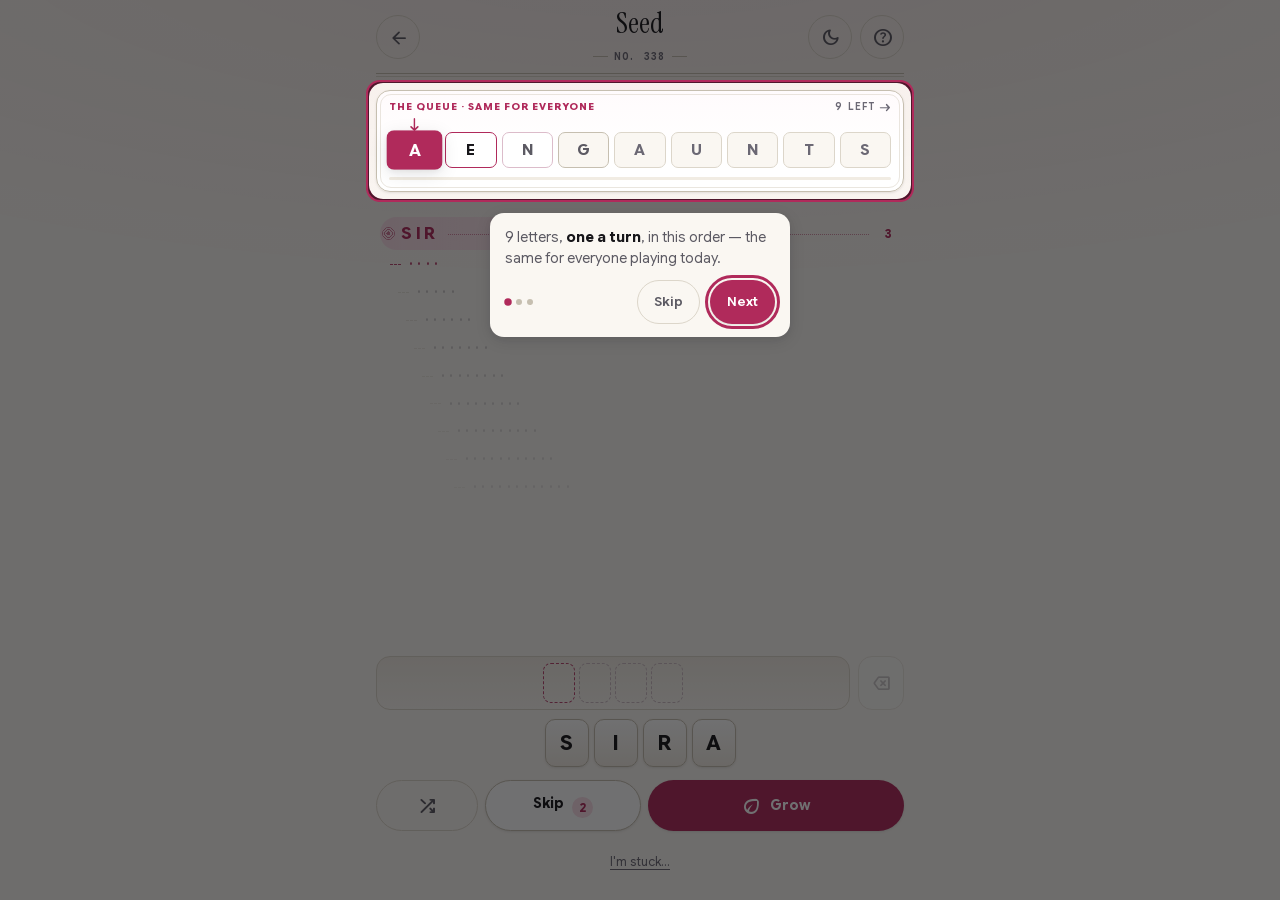
<file: seed/index.html>
<!doctype html>
<html lang="en">
<head>
<meta charset="utf-8">
<meta name="viewport" content="width=device-width, initial-scale=1, viewport-fit=cover">
<title>SEED — Superfun Daily</title>
<meta name="description" content="One letter a turn, from a queue everyone can see coming. Use them all, every time.">
<link rel="icon" href="../favicon.svg" type="image/svg+xml">
<link rel="apple-touch-icon" href="../favicon.svg">
<link rel="stylesheet" href="../shared/fonts.css">
<link rel="stylesheet" href="../shared/icons.css">
<link rel="stylesheet" href="../shared/kit.css">
<link rel="stylesheet" href="font.css">
<style>
  /* ==========================================================================
     SEED — a botanical plate for a thing that climbs.
     Rose ink on tinted paper, hairline keylines, a specimen label over the
     conveyor and a growth-ring seed at the foot of the ladder.
     ======================================================================== */
  :root {
    --accent:#b02a5b; --accent-soft:#f9dde7; --accent-ink:#fff;
    --good:#2a7449; --warn:#8a6508; --bad:#a93a2a;
    --stem:#dcbcca;                       /* the hairline the ladder hangs off */
    --plate:#fffbfc;                      /* tint at the top of a specimen card */
    --socket:#cdbcc3;                     /* an empty letter hole */
    --wash:rgba(176,42,91,.055);          /* the page's rose light */
    --font-brand:'Instrument Serif', Georgia, 'Times New Roman', serif;
  }
  /* Every dark branch restates the whole set: a value declared only on :root
     out-cascades the kit's dark values, so nothing here may be left implied. */
  @media (prefers-color-scheme: dark) {
    :root {
      --accent:#f0789c; --accent-soft:#3d1626; --accent-ink:#1c080f;
      --good:#7fc99a; --warn:#e0b455; --bad:#ef8f79;
      --stem:#5e2e40; --plate:#2a2731; --socket:#4a4653;
      --wash:rgba(240,120,156,.09);
    }
  }
  :root[data-theme="dark"] {
    --accent:#f0789c; --accent-soft:#3d1626; --accent-ink:#1c080f;
    --good:#7fc99a; --warn:#e0b455; --bad:#ef8f79;
    --stem:#5e2e40; --plate:#2a2731; --socket:#4a4653;
    --wash:rgba(240,120,156,.09);
  }
  :root[data-theme="light"] {
    --accent:#b02a5b; --accent-soft:#f9dde7; --accent-ink:#fff;
    --good:#2a7449; --warn:#8a6508; --bad:#a93a2a;
    --stem:#dcbcca; --plate:#fffbfc; --socket:#cdbcc3;
    --wash:rgba(176,42,91,.055);
  }

  /* the plate's wash: rose light falling from the top of the page */
  body::before {
    content: ''; position: fixed; inset: 0; z-index: 0; pointer-events: none;
    background: radial-gradient(130% 55% at 50% -8%, var(--wash), transparent 72%);
  }
  .app { position: relative; z-index: 1; }
  .stage { justify-content: flex-start; gap: 11px; padding: 4px 0 0; }

  /* ---------- the lockup ----------
     Back · wordmark · utilities. The two flanks grow from the same zero basis,
     so they are always exactly the same width and the wordmark sits on the TRUE
     centre line of the bar rather than in the middle of the leftover space. The
     wordmark itself is shrink-to-fit, so the clear space either side of it is
     real clearance and not an empty flex box pretending to be one. */
  .bar {
    position: relative; gap: 8px;
    padding: calc(10px + var(--safe-t)) 0 9px; margin-bottom: 12px;
    border-bottom: 1px solid var(--line-2);
  }
  .bar::after {                              /* the second, thinner rule */
    content: ''; position: absolute; left: 0; right: 0; bottom: -4px;
    height: 1px; background: var(--line);
  }
  /* min-width is the two 44px utilities plus their gap: the floor both flanks
     hold at once, so they stay equal all the way down to a 320px phone. */
  .barside { flex: 1 1 0; min-width: 96px; display: flex; align-items: center; gap: 8px; }
  .barside.end { justify-content: flex-end; }
  .wordmark { flex: 0 1 auto; min-width: 0; text-align: center; }
  .bar h1 {
    font-family: var(--font-brand); font-weight: 400; font-size: 29px;
    letter-spacing: .004em; text-transform: none; line-height: .94;
    margin: 0 0 4px; flex: none; color: var(--ink);
  }
  /* 10px is the suite's floor for a micro-label — the same floor Chains holds —
     and this line pays for the extra pixel out of its own tracking and the gap
     either side of the rules (.18em/7px -> .13em/6px), so the lockup measures
     what it did before and the flanking utilities keep their 96px. */
  .bar .puzz-no {
    display: inline-flex; align-items: center; gap: 6px;
    font-family: var(--font-mono); font-size: 10px; letter-spacing: .13em;
    font-variation-settings: 'wght' 620; color: var(--ink-3);
    text-transform: uppercase;
  }
  .bar .puzz-no::before, .bar .puzz-no::after {
    content: ''; width: 15px; height: 1px; background: var(--line-2);
  }

  /* ==========================================================================
     THE CONVEYOR — public, ordered, identical for everyone alive today.
     Reading three letters ahead is the whole skill, so attention is graded
     across the next three tiles and the eye is pointed right.
     ======================================================================== */
  .qwrap {
    position: relative;
    background: linear-gradient(180deg, var(--plate), var(--white) 62%);
    border: 1px solid var(--line-2); border-radius: var(--r);
    padding: 9px 12px 11px; box-shadow: var(--shadow-1);
  }
  .qwrap::before {                           /* the engraved inner keyline */
    content: ''; position: absolute; inset: 3px; pointer-events: none;
    border: 1px solid var(--line); border-radius: calc(var(--r) - 3px); opacity: .6;
  }
  /* Both halves of this header sit at the suite's 10px floor and buy the extra
     half-pixel back out of tracking (.12em -> .10em on the label, .08em ->
     .07em on the counter). The label still has ~35px of slack at 360 before
     its ellipsis can engage, so the tagline survives the raise. */
  .qhead {
    display: flex; align-items: center; justify-content: space-between; gap: 8px;
    font-size: 10px; font-weight: 800; letter-spacing: .10em;
    text-transform: uppercase; color: var(--accent); margin-bottom: 2px;
    white-space: nowrap;
  }
  .qhead .qlab { min-width: 0; overflow: hidden; text-overflow: ellipsis; }
  .qhead .rem {
    display: inline-flex; align-items: center; gap: 4px; flex: 0 0 auto;
    color: var(--ink-3); letter-spacing: .07em; font-family: var(--font-mono);
    font-size: 10px; font-variation-settings: 'wght' 600;
  }
  .qhead .rem .ms { --ms-size: 12px; --ms-wght: 600; }

  .queue { position: relative; padding-top: 15px; }
  .qrow { display: flex; gap: 5px; }
  .qt {
    flex: 1 1 0; min-width: 0; height: 36px;
    display: grid; place-items: center;
    border: 1.5px solid var(--line); border-radius: 7px;
    font-family: var(--font-tile); font-weight: 700; font-size: 15.5px;
    background: var(--paper); color: var(--ink-3); position: relative;
    transition: background .25s, color .25s, border-color .25s, opacity .25s, transform .25s;
  }
  .qt.next {                                  /* in your hand right now */
    background: var(--accent); color: var(--accent-ink); border-color: transparent;
    transform: scale(1.1); box-shadow: var(--shadow-2); z-index: 2;
  }
  .qt.soon  { color: var(--ink); border-color: var(--accent); background: var(--white); }
  .qt.soon2 { color: var(--ink-2); border-color: var(--stem); background: var(--white); }
  .qt.soon3 { color: var(--ink-2); border-color: var(--line-2); }
  .qt.done {                                  /* absorbed into your word */
    background: var(--accent-soft); color: var(--accent);
    border-color: transparent; transform: scale(.94);
  }
  .qt.skipped {                               /* thrown away, and it shows */
    opacity: .5; background: transparent; border-style: dashed;
    color: var(--ink-3); border-color: var(--line-2); transform: scale(.9);
  }
  .qt.skipped::after {
    content: ''; position: absolute; left: 16%; right: 16%; top: 50%;
    height: 1.5px; border-radius: 1px; background: var(--ink-3); transform: rotate(-14deg);
  }
  .qt.killer {                                /* the letter that ended the run */
    background: var(--bad); color: var(--paper); border-color: transparent;
    transform: scale(1.12); animation: killpulse .55s ease-out 3;
  }
  @keyframes killpulse { 50% { transform: scale(1.24); } }

  /* THE SIGNATURE MOMENT, part two: the letter you just used is drawn down out
     of the conveyor into your word, the belt hands you the next one, and the
     caret steps right. Three beats, staged by delay, never a swap. */
  .qt.absorb { animation: absorb .44s var(--ease-out); z-index: 2; }
  @keyframes absorb {
    0%   { transform: scale(1.1);  background: var(--accent); color: var(--accent-ink); border-color: transparent; }
    45%  { transform: scale(.82) translateY(4px); }
    100% { transform: scale(.94); }
  }
  .qt.discard { animation: discard .5s var(--ease-out); }
  @keyframes discard {
    0%   { transform: scale(1.1) rotate(0);                background: var(--accent); color: var(--accent-ink); border-color: transparent; opacity: 1; }
    45%  { transform: scale(1) translateY(7px) rotate(-8deg); opacity: .8; }
    100% { transform: scale(.9); opacity: .5; }
  }
  .qt.arriving { animation: takeup .46s var(--ease-spring) .2s backwards; }
  @keyframes takeup { from { transform: scale(.9); box-shadow: none; } }

  .qtrack {
    position: relative; height: 3px; margin-top: 9px;
    border-radius: 2px; background: var(--paper-2); overflow: hidden;
  }
  .qfill {
    position: absolute; left: 0; top: 0; bottom: 0; border-radius: 2px;
    background: var(--accent); transition: width .32s var(--ease-out);
  }

  .caret {
    position: absolute; top: -1px; left: 0; width: 16px; height: 16px;
    display: grid; place-items: center; color: var(--accent);
    transition: transform .32s var(--ease-out); will-change: transform;
  }
  .caret .ms {
    --ms-size: 15px; --ms-wght: 600; --ms-fill: 1;
    animation: nudge 1.6s ease-in-out infinite;
  }
  @keyframes nudge { 0%,100% { transform: translateY(-2px) } 50% { transform: translateY(1px) } }

  /* ==========================================================================
     THE STAIRCASE — the screenshot.
     Every word you played hangs off an elbow from the one before it and steps
     right as it grows. A dotted leader carries the eye to the length column so
     the 3·4·5·6·7… ladder reads as one rising line.
     ======================================================================== */
  .stair {
    /* the top fade and the top padding are the same measure, so the first rung
       always clears the fade instead of arriving half-dissolved */
    --fade-t: 14px;
    flex: 1 1 0; min-height: 96px; overflow-y: auto;
    display: flex; flex-direction: column;
    gap: 1px; padding: var(--fade-t) 4px 2px;
    scrollbar-width: none;
    /* fades at both ends: what you grew disappears into the top, what is still
       on the table dissolves into the future at the bottom */
    -webkit-mask-image: linear-gradient(180deg, transparent, #000 var(--fade-t), #000 calc(100% - 18px), transparent);
            mask-image: linear-gradient(180deg, transparent, #000 var(--fade-t), #000 calc(100% - 18px), transparent);
  }
  /* The ladder hangs from the top of whatever room it is given — right under
     the conveyor the eye has just finished reading — and the slack collects
     below it, where the run still is. An auto margin rather than
     justify-content, because it collapses to zero once the ladder is long
     enough to scroll instead of stranding the bottom rung. */
  .stair::after { content: ''; flex: 0 0 0; height: 0; margin-bottom: auto; }
  .stair::-webkit-scrollbar { width: 0; height: 0; }

  /* The rung indent is fluid, and it has to be. The deepest rung of a maxed run
     is an eleven-letter word carrying its own bloom, sitting nine steps in, and
     at a fixed 8px step that lockup is ~40px wider than a 360px phone can give
     it: the word column is a grid `auto` track, so it gets clamped, and a
     nowrap flex line then spills its last child straight through the dotted
     leader and on top of the length. The winning word ends up printed over its
     own "11". The step scales with the viewport instead, so the staircase still
     reads as a staircase and the widest rung there is still fits. */
  .step {
    --ind: clamp(4px, 1.6vw, 8px);
    display: grid; grid-template-columns: auto 1fr auto; align-items: center;
    padding: 4px 8px 4px 2px; border-radius: var(--r-pill);
  }

  .step .w {
    display: inline-flex; align-items: center; min-width: 0;
    margin-left: calc(var(--i) * var(--ind));
    font-family: var(--font-tile); font-weight: 700; font-size: 15px;
    letter-spacing: .17em; text-transform: uppercase;
    color: var(--ink-2); white-space: nowrap;
  }
  .step .w em { font-style: normal; display: inline-block; transform-origin: 50% 100%; }
  /* the elbow that ties this rung to the one above it */
  .step .w::before {
    content: ''; flex: 0 0 10px; width: 10px; height: 15px;
    margin: -14px 7px 0 0;
    border-left: 1.5px solid var(--stem);
    border-bottom: 1.5px solid var(--stem);
    border-bottom-left-radius: 6px;
  }
  /* the seed itself: growth rings, drawn in one gradient */
  .step.seed .w::before {
    border: 0; border-radius: 50%; align-self: center;
    flex: 0 0 13px; width: 13px; height: 13px; margin: 0 6px 0 0;
    background: radial-gradient(circle at 50% 50%,
      var(--accent) 0 2px, transparent 2px 3.2px,
      var(--accent) 3.2px 4.2px, transparent 4.2px 5.4px,
      var(--accent) 5.4px 6.4px, transparent 6.4px);
  }
  .step .lead {
    height: 0; margin: 2px 9px 0; min-width: 10px;
    border-bottom: 1.5px dotted var(--stem); opacity: .8;
  }
  .step .len {
    font-family: var(--font-mono); font-size: 11px;
    font-variation-settings: 'wght' 600;
    color: var(--ink-3); letter-spacing: 0; min-width: 2ch; text-align: right;
    font-variant-numeric: tabular-nums;
  }

  .step.cur { background: linear-gradient(90deg, var(--accent-soft), transparent 76%); }
  /* the same bargain as --ind: the live rung stays the biggest thing on the
     ladder, but it gives back tracking before it will overrun its own number */
  .step.cur .w    { color: var(--accent); font-size: clamp(15px, 4.4vw, 17.5px); letter-spacing: clamp(1.7px, .56vw, 3.5px); }
  .step.cur .len  { color: var(--accent); font-size: 12px; font-variation-settings: 'wght' 700; }
  .step.cur .w::before { border-color: var(--accent); opacity: .55; }
  .step.cur .lead { border-bottom-color: var(--accent); opacity: .5; }

  /* ==========================================================================
     THE SIGNATURE MOMENT — a rung does not appear, it grows.
     The stem descends from the rung above (a clip, so the stroke draws itself),
     then the word unfurls letter by letter off the baseline, then the leader
     runs out to the length. Roughly 3/4 of a second, all of it forward.
     ======================================================================== */
  .step.grew .w::before { animation: elbow .3s var(--ease-out) backwards; }
  @keyframes elbow {
    from { clip-path: inset(0 0 100% 0) }
    to   { clip-path: inset(0 0 0 0) }
  }
  .step.grew .w em {
    animation: sprout .42s var(--ease-spring) backwards;
    animation-delay: calc(var(--n) * .048s + .19s);
  }
  @keyframes sprout { from { opacity: 0; transform: translateY(7px) scale(.5) } }
  .step.grew .lead {
    transform-origin: left center;
    animation: leader .34s var(--ease-out) backwards;
    animation-delay: calc(var(--L) * .048s + .22s);
  }
  @keyframes leader { from { transform: scaleX(0); opacity: 0 } }
  .step.grew .len {
    animation: risein .34s var(--ease-out) backwards;
    animation-delay: calc(var(--L) * .048s + .3s);
  }
  @keyframes risein { from { opacity: 0; transform: translateY(5px) } }

  /* the terminal bud: where the plant stopped. A bloom if you maxed it. */
  .step .bud { margin-left: 9px; color: var(--accent); animation: bud .5s var(--ease-spring) .12s backwards; }
  .step .bud.bloom { --ms-fill: 1; }
  .step.grew .bud { animation-delay: calc(var(--L) * .048s + .36s); }
  @keyframes bud { from { opacity: 0; transform: scale(0) rotate(-40deg) } }

  /* ghost rungs: the shape of the run still on the table. No numbers, so
     nothing about the true maximum leaks. Each one is fainter than the last,
     so the ladder recedes into the future instead of reading as a wall. */
  .step.ghost .w {
    color: var(--ink-3); letter-spacing: .34em; font-size: 13px;
    opacity: calc(.36 - var(--g, 0) * .026);
  }
  /* a plain dashed lead-in, not an elbow — elbows on empty rungs read as glitches */
  .step.ghost .w::before {
    border: 0; border-top: 1.5px dashed var(--line-2); border-radius: 0;
    height: 0; margin: 0 8px 0 0; flex-basis: 11px; width: 11px; align-self: center;
  }
  .step.ghost .lead { opacity: 0; }
  .step.ghost.now .w { opacity: .85; color: var(--accent); }
  .step.ghost.now .w::before { border-top-color: var(--accent); }

  /* ---------- the tray ----------
     A mount card with one socket per letter you are holding, so "use every
     letter" is a shape on the board rather than a sentence in a rules sheet. */
  .slotwrap { display: flex; align-items: stretch; gap: 8px; }
  /* once the run is closed the tray and the controls are dead weight: the
     board keeps the ladder, the hand you ended on, and one way back in */
  .slotwrap[hidden], .controls[hidden] { display: none; }
  .slot {
    flex: 1; display: flex; flex-direction: column; gap: 4px;
    align-items: center; justify-content: center;
    min-height: 54px; padding: 6px 7px;
    border: 1px solid var(--line); border-radius: var(--r);
    background: linear-gradient(180deg, var(--paper-2), var(--paper));
    transition: border-color .2s, background .2s;
  }
  /* the tray splits into the same rows as the rack, so the hand and the word
     you are building out of it are always the same shape */
  .slotrow { display: flex; gap: 4px; justify-content: center; }
  .slot.full { border-color: var(--accent); background: var(--accent-soft); }
  .hole {
    width: 32px; height: 40px; border-radius: 8px;
    border: 1.5px dashed var(--socket); background: transparent;
  }
  /* before the first tap the leftmost socket is the one being asked for */
  .slot.empty .slotrow:first-child .hole:first-child { border-color: var(--accent); opacity: .85; }
  /* you pressed Grow with sockets still open: the sockets ask, nothing scolds */
  .hole.beg { animation: beg .5s var(--ease-out); animation-delay: calc(var(--p) * .04s); }
  @keyframes beg { 40% { transform: scale(1.13); border-color: var(--accent) } }

  /* the two failures are not the same failure.
     near — these letters DO make a word, just not that one: the tray goes amber
     and the letters ripple, as if asking to be re-ordered.
     wilt — nothing in the language uses this hand: the tray goes red and the
     letters sag. Both settle back on their own; neither takes anything away. */
  .slot.near { border-color: var(--warn); background: var(--warn-soft); }
  .slot.near .lt { animation: ripple .5s var(--ease-in-out); animation-delay: calc(var(--p) * .045s); }
  @keyframes ripple { 35% { transform: translateY(-6px) } 70% { transform: translateY(0) } }
  .slot.wilt { border-color: var(--bad); background: var(--bad-soft); }
  .slot.wilt .lt { animation: sag .5s var(--ease-out); animation-delay: calc(var(--p) * .035s); }
  @keyframes sag { 45% { transform: translateY(5px) rotate(-4deg) } }
  .del {
    flex: 0 0 46px; width: 46px; border-radius: var(--r);
    background: var(--white); border: 1px solid var(--line-2); color: var(--ink-2);
    display: grid; place-items: center; cursor: pointer;
    box-shadow: var(--shadow-1); transition: transform .1s, opacity .15s, color .15s;
    touch-action: manipulation; -webkit-tap-highlight-color: transparent;
  }
  .del .ms { --ms-size: 20px; }
  .del:active { transform: scale(.93); }
  .del:active .ms { --ms-fill: 1; }
  .del[disabled] { opacity: .3; cursor: default; box-shadow: none; }

  /* ---------- rack ----------
     Laid out in explicit balanced rows (JS decides how many) so a 9-letter
     hand never orphans a tile on its own line, and never shrinks below a thumb. */
  .rack { display: flex; flex-direction: column; gap: 5px; align-items: center; min-height: 52px; }
  .rackrow { display: flex; gap: 5px; justify-content: center; }
  .lt {
    width: 44px; height: 48px; padding: 0; cursor: pointer;
    background: linear-gradient(180deg, var(--white), var(--paper-2));
    border: 1.5px solid var(--line-2);
    border-radius: 10px; font-family: var(--font-tile);
    font-weight: 700; font-size: 21px; letter-spacing: .02em; text-transform: uppercase;
    color: var(--ink); box-shadow: var(--shadow-1);
    touch-action: manipulation; -webkit-tap-highlight-color: transparent;
    transition: transform .1s, background .2s, border-color .2s, color .2s, opacity .2s;
    display: grid; place-items: center; user-select: none;
  }
  .lt:active { transform: translateY(2px) scale(.96); }
  .lt:focus-visible { outline-offset: 3px; box-shadow: 0 0 0 4px var(--accent-soft), var(--shadow-1); }
  .lt[disabled] { opacity: .5; cursor: default; box-shadow: none; }
  /* a dead-end keeps the hand readable — you are meant to stare at it — but the
     tiles stop pretending they can still be played. The [disabled] dimming that
     applies on a reload would double up with the wilt, so it is restated here. */
  .rack.spent .lt { pointer-events: none; cursor: default; }
  .rack.spent .lt[disabled] { opacity: .62; }
  /* and then, one after another, they droop. Growth run backwards. */
  .rack.dead .lt {
    animation: wilt .7s var(--ease-out) forwards;
    animation-delay: calc(var(--k) * .06s);
  }
  @keyframes wilt {
    to { transform: translateY(5px) rotate(-4deg); opacity: .72 }
  }
  .rack.dead .lt:nth-child(even) { animation-name: wilt-alt; }
  @keyframes wilt-alt {
    to { transform: translateY(4px) rotate(3.5deg); opacity: .72 }
  }
  /* a shuffle should look like the hand being turned over, not swapped out */
  .rack.shuffled .lt {
    animation: settle .34s var(--ease-spring) backwards;
    animation-delay: calc(var(--k) * .028s);
  }
  @keyframes settle { from { transform: scale(.84); opacity: .3 } }
  .lt.back { animation: pop .26s var(--ease-spring); }
  .lt.fresh {
    border-color: var(--accent); color: var(--accent);
    animation: drop .38s var(--ease-spring) .18s backwards;
  }
  @keyframes drop {
    0%   { transform: translateY(-38px) scale(.55); opacity: 0 }
    62%  { transform: translateY(3px) scale(1.07); opacity: 1 }
    100% { transform: none }
  }
  .slot .lt {
    background: var(--accent); color: var(--accent-ink); border-color: transparent;
    box-shadow: none; width: 32px; height: 40px; font-size: 17px; border-radius: 8px;
  }
  /* a letter you place is seated into the tray from above, not printed there */
  .slot .lt.seat { animation: seat .32s var(--ease-spring); }
  @keyframes seat {
    0%  { transform: translateY(-15px) scale(.7); opacity: 0 }
    62% { transform: translateY(1px) scale(1.05); opacity: 1 }
  }
  .lt.ghost { opacity: .18; pointer-events: none; box-shadow: none; }

  /* ---------- controls ---------- */
  .controls { display: flex; gap: 7px; }
  .controls .btn { flex: 1; padding: 12px 6px; font-size: 14px; min-height: 48px; font-weight: 700; }
  .controls .btn.enter { flex: 1.7; }
  #shuffle { flex: .62; }
  #shuffle .ms { --ms-size: 21px; margin: 0; }
  #shuffle:active .ms { --ms-fill: 1; }
  #shuffle .ms.spun { animation: spun .45s var(--ease-out); }
  @keyframes spun { from { transform: rotate(-180deg) } }
  /* the leaf fills the moment the whole hand is spent — the rule of the game,
     told by an icon interpolating between two drawings of itself */
  #enter .ms { --ms-size: 20px; --ms-fill: 0; --ms-wght: 600; }
  #enter.ready .ms { --ms-fill: 1; }
  #enter.ready {
    box-shadow: 0 0 0 3px var(--accent-soft), var(--shadow-1);
    animation: armed .42s var(--ease-spring);
  }
  @keyframes armed { 42% { transform: scale(1.035) } }
  .skipdots {
    display: inline-grid; place-items: center; min-width: 21px; height: 21px;
    border-radius: var(--r-pill); background: var(--accent-soft); color: var(--accent);
    font-family: var(--font-mono); font-size: 12px; font-weight: 700;
    margin-left: 5px; vertical-align: -4px;
  }
  #skip[disabled] .skipdots { background: var(--paper-2); color: var(--ink-3); }
  #skip.hot { border-color: var(--accent); color: var(--accent); }
  #skip.hot .skipdots { animation: beat 1.1s ease-in-out infinite; }
  @keyframes beat { 50% { transform: scale(1.22) } }

  .bottom { margin-top: auto; display: flex; flex-direction: column; gap: 9px; padding-top: 6px; }
  .stuckrow { display: flex; align-items: center; justify-content: center; min-height: 44px; }
  .stuck {
    background: none; border: 0; color: var(--ink-3); font-size: 12.5px;
    text-decoration: underline; text-underline-offset: 3px; cursor: pointer;
    padding: 10px 16px; min-height: 44px;
    touch-action: manipulation; -webkit-tap-highlight-color: transparent;
  }
  .stuck:hover { color: var(--ink-2); }
  .stuck.again {
    text-decoration: none; color: var(--accent);
    display: inline-flex; align-items: center; gap: 6px; font-weight: 700;
    border: 1px solid var(--line); border-radius: var(--r-pill); background: var(--white);
  }
  .stuck.again .ms { --ms-size: 17px; --ms-fill: 1; }

  /* the coach mark is the first thing a first-timer ever taps, and the kit
     styles its buttons at 38px — under the brief's floor. Every game in the
     suite raises them here until it can be fixed in shared/kit.css. */
  #tour-layer .bub .btn { min-height: 44px; }

  /* the run is over and it was not your choice */
  .deadbanner {
    display: flex; align-items: center; gap: 10px; text-align: left;
    background: var(--bad-soft); color: var(--bad);
    border-radius: var(--r); padding: 10px 13px; font-size: 13px; line-height: 1.35;
    animation: risein .34s var(--ease-out) .25s backwards;
  }
  .deadbanner .ms { --ms-size: 21px; --ms-fill: 1; flex: 0 0 auto; }
  .deadbanner b { font-weight: 800; letter-spacing: -.01em; }

  /* ---------- sheets: help + result ---------- */
  .sheet h2 {
    font-family: var(--font-brand); font-weight: 400; font-size: 31px;
    letter-spacing: 0; line-height: 1.05;
  }
  .sheet .sub { font-size: 14px; }
  .verdict {
    font-family: var(--font-brand); font-weight: 400; font-size: 38px;
    letter-spacing: -.005em; line-height: 1.02;
  }
  .lede {
    font-family: var(--font-brand); font-style: italic; font-size: 20px;
    line-height: 1.3; color: var(--ink); text-align: center; margin: 2px 0 14px;
  }
  /* Instrument Serif has no bold, so emphasis inside the lede is carried by
     colour rather than a synthesised weight */
  .lede b { font-weight: 400; color: var(--accent); }
  .demo {
    background: var(--white); border: 1px solid var(--line);
    border-radius: var(--r); padding: 10px 10px 11px; margin: 0 0 15px;
  }
  .add {
    font-family: var(--font-ui); font-style: normal; font-size: 10px;
    font-weight: 800; letter-spacing: .04em; text-transform: uppercase;
    color: var(--accent); background: var(--accent-soft);
    border-radius: var(--r-pill); padding: 2px 7px; margin-left: 10px;
  }
  /* The shortcut line in the help sheet, shown only where a hardware keyboard
     is actually likely. Same question the kit now asks before it hides .kbd —
     hover + fine pointer, never width — so a tablet player is never told to
     press <kbd>space</kbd> on a keyboard they do not have. */
  .kb { display: none; font-size: 12.5px; color: var(--ink-3); margin: 12px 0 0; line-height: 1.9; }
  @media (hover: hover) and (pointer: fine) { .kb { display: block; } }
  kbd {
    font-family: var(--font-mono); font-size: 11px; background: var(--paper-2);
    border: 1px solid var(--line); border-radius: 4px; padding: 2px 6px;
  }

  /* the word you finished on, set like the name on a specimen label */
  .specimen {
    font-family: var(--font-brand); font-style: italic; font-size: 32px;
    text-transform: lowercase; letter-spacing: .01em; text-align: center;
    color: var(--accent); line-height: 1.15; word-break: break-word;
    margin: 12px 0 0; padding: 7px 0 9px;
    border-top: 1px solid var(--line); border-bottom: 1px solid var(--line);
  }
  .specimen::first-letter { text-transform: uppercase; }

  /* ---------- the gauge ----------
     One ring per letter of growth that was on the table today, filled to the
     height you actually reached. Two hollow rings at the end is what "so close"
     looks like; a full row is what a maxed day looks like. */
  .gauge {
    display: flex; align-items: center; justify-content: center;
    gap: 5px; margin: 11px 0 0;
  }
  .gauge .gnum {
    font-family: var(--font-mono); font-size: 10.5px; color: var(--ink-3);
    font-variation-settings: 'wght' 600; font-variant-numeric: tabular-nums;
  }
  .gauge i {
    width: 9px; height: 9px; border-radius: 50%; flex: 0 0 auto;
    border: 1.5px solid var(--line-2); background: transparent;
    animation: pip .3s var(--ease-spring) backwards;
    animation-delay: calc(var(--n) * .05s + .34s);
  }
  .gauge i.on { background: var(--accent); border-color: transparent; }
  /* one or two rings short: the ones you missed are drawn in your own ink,
     dashed — they read as "nearly" rather than as "never" */
  .gauge i.miss { border-color: var(--accent); border-style: dashed; }
  @keyframes pip { from { transform: scale(0); opacity: 0 } }

  .statrow { gap: 7px; }
  /* 3px of side padding, not 4: the longest label ("Best possible") is the one
     thing in this row that has to stay on one line, and the extra 2px of well
     is what the raise to the 10px floor is paid out of. */
  .stat { padding: 9px 3px 8px; }
  /* Measurements on a plate are set in the technical face, not the display one —
     and Instrument Serif's 1 is a bare stem, so "11" read as "ll". These are the
     same numerals as the length column on the ladder, which is the point. */
  .stat .n {
    font-family: var(--font-mono); font-weight: 500; font-size: 25px;
    font-variation-settings: 'wght' 600; letter-spacing: -.02em;
    line-height: 1.16; margin-bottom: 1px;
    font-variant-numeric: tabular-nums lining-nums;
  }
  /* the kit's own 10px floor, restored; .09em -> .06em pays for the pixel so
     "Best possible" measures what it did at 9.5px and still never wraps */
  .stat .l { font-size: 10px; letter-spacing: .06em; }
  .stat.tone-good { background: var(--good-soft); border-color: transparent; color: var(--good); }
  .stat.tone-warn { background: var(--warn-soft); border-color: transparent; color: var(--warn); }
  .stat.tone-bad  { background: var(--bad-soft);  border-color: transparent; color: var(--bad); }
  /* No opacity here: at this size on a tinted card, .72 dropped the amber label to
     2.4:1 and the green one to 2.7:1 in light mode — well under the untinted
     label's own footing. Hierarchy is carried by size and tracking instead. */
  .stat.tone-good .l, .stat.tone-warn .l, .stat.tone-bad .l { color: currentColor; }

  /* The replay is the payoff, and its LAST rung is the word you won with. It
     used to live in a 32dvh scroll box that nothing ever scrolled: on a maxed
     run the ladder was 295px of content in a 235px window, so "SEPARATISTS 11"
     — the entire point of the screen — rendered below the visible edge and no
     one was told to look for it. A nested scroller inside a sheet that already
     scrolls buys nothing anyway, so there is no height cap here at all now:
     every rung is laid out, and the one surface that scrolls is the sheet. */
  .recap {
    background: var(--white); border: 1px solid var(--line); border-radius: var(--r);
    padding: 12px 10px; margin: 12px 0 0;
  }
  /* the run replays itself, one rung at a time, in the sheet */
  .recap .step {
    animation: risein .36s var(--ease-out) backwards;
    animation-delay: calc(var(--r) * .055s + .2s);
  }
  .recap .step .bud { animation-delay: calc(var(--r) * .055s + .34s); }
  .reveal {
    margin-top: 10px; border: 1px solid var(--line); border-radius: var(--r);
    padding: 0 12px 10px; background: var(--paper-2);
  }
  .reveal summary {
    cursor: pointer; font-size: 13px; font-weight: 700; color: var(--accent);
    list-style: none; display: flex; align-items: center; justify-content: center;
    gap: 6px; min-height: 44px; letter-spacing: .02em;
  }
  .reveal summary::-webkit-details-marker { display: none; }
  .reveal summary .ms { --ms-size: 18px; transition: transform .2s var(--ease-out); }
  .reveal[open] summary .ms { transform: rotate(180deg); }
  .parline {
    margin-top: 2px; display: flex; flex-wrap: wrap; gap: 5px;
    align-items: center; justify-content: center;
  }
  .pw {
    display: inline-flex; align-items: center; gap: 3px;
    font-family: var(--font-tile); font-weight: 700; font-size: 11.5px;
    letter-spacing: .1em; text-transform: uppercase;
    background: var(--white); border: 1px solid var(--line);
    color: var(--ink-2); border-radius: var(--r-pill); padding: 4px 9px;
  }
  .pw .ms { --ms-size: 12px; --ms-wght: 600; }
  .pw.sk {
    background: transparent; border-style: dashed; color: var(--ink-3);
    letter-spacing: .04em;
  }
  .pw.fin { background: var(--accent); border-color: transparent; color: var(--accent-ink); }
  /* the way out of a finished run: the next seed, then the board. Never a
     countdown — a player who just lost has to be able to play on at once. */
  .nextrow { display: flex; flex-direction: column; gap: 8px; margin-top: 14px; }
  /* the shipped share block has to survive a 390px phone without side-scrolling.
     It is also the artifact, so it is tappable in its own right. */
  .sharegrid { font-size: 15px; letter-spacing: .04em; }
  .sharegrid.copy { cursor: pointer; transition: transform .12s var(--ease-out), border-color .2s; }
  .sharegrid.copy:hover { border-color: var(--line-2); }
  .sharegrid.copy:active { transform: scale(.985); }

  /* short phones (SE-class, and anything with browser chrome eating the view):
     everything gives up a few pixels so the whole loop still fits without
     scrolling — the rack, the tray and Grow must never be below the fold. */
  @media (max-height: 720px) {
    .stage { gap: 8px; }
    .bottom { gap: 7px; }
    .bar { padding: calc(8px + var(--safe-t)) 0 7px; margin-bottom: 10px; }
    .bar h1 { font-size: 25px; }
    .qt { height: 32px; font-size: 14px; }
    .stair { min-height: 44px; --fade-t: 10px; }
    .step .w { font-size: 14px; }
    .step.cur .w { font-size: 16px; }
    .lt { height: 44px; font-size: 20px; }
    .slot { min-height: 48px; }
    .slot .lt, .hole { height: 36px; }
    .controls .btn { min-height: 46px; padding: 11px 6px; }
  }

  /* very narrow phones: the queue header drops its tagline rather than ellipsis,
     and the wordmark's number line drops its two flanking rules — 44px of pure
     decoration that is the whole difference between a comfortable bar and one
     that runs into the theme button at 320px. */
  @media (max-width: 359px) {
    .qhead .tail { display: none; }
    .step .w { letter-spacing: .13em; }
    .bar .puzz-no::before, .bar .puzz-no::after { display: none; }
  }

  /* ==========================================================================
     REDUCED MOTION.
     The kit zeroes every duration globally but leaves delays intact, which
     would hide anything staged by delay for up to half a second. Everything
     this file stages is listed here, so with motion off the whole board — and
     the result sheet — is simply already there.
     ======================================================================== */
  @media (prefers-reduced-motion: reduce) {
    .stagger > *, .step .w em, .step .lead, .step .len, .step .bud,
    .recap .step, .lt, .hole, .qt, .gauge i, .deadbanner, #tour-layer .bub {
      animation-delay: 0s !important;
    }
    /* the ladder's ghosts and the caret nudge are ambient, not informative */
    .caret .ms { animation: none; }
    #skip.hot .skipdots { animation: none; }
    /* a dead hand still has to LOOK dead when it cannot droop over time */
    .rack.dead .lt { opacity: .72; transform: translateY(4px) rotate(-3deg); }
  }
</style>
</head>
<body>

<div class="app">
  <div class="bar">
    <div class="barside">
      <a class="iconbtn" href="../" aria-label="All games" title="All games">
        <span class="ms" aria-hidden="true">arrow_back</span>
      </a>
    </div>
    <div class="wordmark">
      <h1>Seed</h1>
      <span class="puzz-no" id="pno"></span>
    </div>
    <div class="barside end">
      <button class="iconbtn" id="themebtn" type="button" aria-label="Toggle theme"></button>
      <button class="iconbtn" id="helpbtn" type="button" aria-label="How to play" title="How to play">
        <span class="ms" aria-hidden="true">help</span>
      </button>
    </div>
  </div>

  <div class="stage">
    <div class="qwrap" id="qwrap">
      <div class="qhead">
        <span class="qlab">The queue<span class="tail"> · same for everyone</span></span>
        <span class="rem" id="qrem"></span>
      </div>
      <div class="queue" id="queue">
        <div class="caret" id="caret"><span class="ms" aria-hidden="true">south</span></div>
        <div class="qrow" id="qrow"></div>
      </div>
      <div class="qtrack"><div class="qfill" id="qfill"></div></div>
    </div>

    <div class="stair" id="stair" aria-label="Your growth so far" aria-live="polite"></div>

    <div class="bottom" id="bottom">
      <div class="slotwrap" id="slotwrap">
        <div class="slot" id="slot" role="group"></div>
        <button class="del" id="del" type="button" disabled aria-label="Take back the last letter">
          <span class="ms" aria-hidden="true">backspace</span>
        </button>
      </div>
      <div class="rack" id="rack"></div>
      <div class="controls" id="controls">
        <button class="btn ghost" id="shuffle" type="button" aria-label="Shuffle your letters" title="Shuffle">
          <span class="ms" aria-hidden="true">shuffle</span>
        </button>
        <button class="btn" id="skip" type="button"></button>
        <button class="btn primary enter" id="enter" type="button" aria-label="Grow">
          <span class="ms" aria-hidden="true">eco</span><span>Grow</span>
        </button>
      </div>
      <div class="stuckrow" id="stuckrow"><button class="stuck" id="stuck" type="button">I'm stuck…</button></div>
    </div>
  </div>
</div>

<script src="../shared/kit.js"></script>
<script src="puzzles.js"></script>
<script>
(function () {
  'use strict';

  /* The local date still sets which seed you OPEN on, so everyone alive today
     starts on the same board — but finishing one hands you the next straight
     away. Kit.puzzleNo is that number: the one printed in the bar, written
     into the share line and stamped on the save, and the one ?d=N pins for
     review. Kit.dayNumber() ignores the pin, so every pinned puzzle shared a
     single save slot — opening ?d=2 after playing ?d=1 restored puzzle 1's
     hand and history onto puzzle 2's queue. */
  var DAY   = Kit.puzzleNo('seed');
  var PUZ   = Kit.pick(window.SEED_PUZZLES, 'seed');
  var Q     = PUZ.queue.split('');
  var SEED  = PUZ.seed;
  var MAXSK = 2;
  var STORE = Kit.store('seed');
  var SAVE_V = 3;

  var $ = function (id) { return document.getElementById(id); };

  /* ---- state ---------------------------------------------------------- */
  // qi        : how many queue letters have been resolved (taken or skipped)
  // rack      : letters in hand, INCLUDING the pending letter Q[qi]
  // slot      : indices into rack, in the order the player tapped them
  // hist      : words played, starting with the seed
  // timeline  : 'take' | 'skip' per resolved queue letter
  // ending    : 'survived' | 'stuck' | 'dead'
  var S;

  function fresh() {
    return {
      day: DAY, qi: 0, rack: SEED.split('').concat([Q[0]]), slot: [],
      hist: [SEED], timeline: [], skips: 0, over: false, ending: null,
      killer: null, seen: false
    };
  }
  function load() {
    var saved = STORE.get();
    if (saved && saved.day === DAY && saved.v === SAVE_V) return saved;
    return fresh();
  }
  function save() { S.v = SAVE_V; STORE.set(S); }

  /* ---- lookup --------------------------------------------------------- */
  function key(arr) { return arr.slice().sort().join(''); }
  function wordsFor(arr) { return PUZ.words[key(arr)] || null; }
  function rackHasWord() { return !!wordsFor(S.rack); }
  function doomed() { return !S.over && !rackHasWord() && S.skips >= MAXSK; }

  /* ---- rendering ------------------------------------------------------ */
  function reduced() { return matchMedia('(prefers-reduced-motion: reduce)').matches; }

  // One rung. `vars` carries the custom properties the growth animation is
  // staged off, so every delay in the CSS is a function of the rung itself.
  function rung(cls, indent, inner, len, vars) {
    // Ghost rungs are runs of middle dots inside a live region: real text a
    // screen reader would read out, one "dot" at a time, on every render.
    var ghost = /(^|\s)ghost(\s|$)/.test(cls || '');
    return '<div class="step' + (cls ? ' ' + cls : '') + '" style="--i:' + indent +
      (vars ? ';' + vars : '') + '"' + (ghost ? ' aria-hidden="true"' : '') + '>' +
      '<span class="w">' + inner + '</span>' +
      '<i class="lead" aria-hidden="true"></i>' +
      '<span class="len">' + (len === null ? '' : len) + '</span></div>';
  }

  // A word whose letters can unfurl one after another.
  function letters(w) {
    return w.split('').map(function (c, n) {
      return '<em style="--n:' + n + '">' + Kit.esc(c) + '</em>';
    }).join('');
  }

  // Where the plant stopped. A bloom if nothing longer was possible today.
  function endMark() {
    return S.hist[S.hist.length - 1].length >= PUZ.max
      ? Kit.icon('local_florist', { size: 15, cls: 'bud bloom' })
      : Kit.icon('circle', { size: 8, fill: 1, cls: 'bud' });
  }

  function renderStair(kind) {
    var el = $('stair');
    var last = S.hist.length - 1;
    var grew = kind === 'take';
    var html = S.hist.map(function (w, i) {
      var end = i === last;
      var cls = (i === 0 ? 'seed' : '') + (end ? ' cur' : '') + (end && grew ? ' grew' : '');
      var inner = (end && grew ? letters(w) : Kit.esc(w)) + (end && S.over ? endMark() : '');
      return rung(cls, i, inner, w.length, '--L:' + w.length);
    }).join('');

    // Ghost rungs: one per queue letter still to come — the shape of the run
    // that is still on the table. No numbers, so the maximum never leaks.
    var hasNow = false;
    if (!S.over && S.qi < Q.length) {
      var left = Q.length - S.qi;
      for (var k = 0; k < left; k++) {
        html += rung('ghost' + (k === 0 ? ' now' : ''), S.hist.length + k,
                     '·'.repeat(S.rack.length + k), null, '--g:' + k);
        if (k === 0) hasNow = true;
      }
    }
    // Hold the scroll position across the rebuild, then pan to the new rung —
    // the camera follows the plant up rather than cutting to it.
    var prev = el.scrollTop;
    el.innerHTML = html;
    el.scrollTop = prev;
    var now = el.querySelector('.step.ghost.now');
    var to = (hasNow && now) ? Math.max(0, now.offsetTop - el.clientHeight * 0.55) : el.scrollHeight;
    if (grew && !reduced() && el.scrollTo) el.scrollTo({ top: to, behavior: 'smooth' });
    else el.scrollTop = to;
  }

  function renderQueue(kind) {
    var row = $('qrow');
    row.innerHTML = '';
    Q.forEach(function (ch, i) {
      var t = document.createElement('div');
      var cls = 'qt';
      t.textContent = ch;
      t.setAttribute('role', 'img');
      if (S.killer !== null && i === S.killer) cls += ' killer';
      else if (i < S.qi) {
        cls += (S.timeline[i] === 'skip' ? ' skipped' : ' done');
        // the letter you just resolved, leaving the belt the way it left it
        if (kind && i === S.qi - 1) cls += (kind === 'skip' ? ' discard' : ' absorb');
      }
      else if (i === S.qi && !S.over) cls += ' next' + (kind ? ' arriving' : '');
      // graded attention across the next three: the eye is meant to travel right
      else if (!S.over && i === S.qi + 1) cls += ' soon';
      else if (!S.over && i === S.qi + 2) cls += ' soon2';
      else if (!S.over && i === S.qi + 3) cls += ' soon3';
      t.className = cls;
      t.setAttribute('aria-label', ch + (i < S.qi ? ' (' + (S.timeline[i] || 'taken') + ')' : ''));
      row.appendChild(t);
    });

    $('qfill').style.width = (100 * Math.min(S.qi, Q.length) / Q.length) + '%';
    $('qrem').innerHTML = S.over ? 'run over'
      : (Q.length - S.qi) + ' left' + Kit.icon('east', { size: 12, wght: 600 });

    positionCaret();
  }

  // The caret rides the belt. Kept apart from the rebuild so a resize repoints
  // it without tearing down nine tiles and cancelling whatever is mid-flight.
  function positionCaret() {
    var caret = $('caret');
    if (S.qi >= Q.length || S.over) { caret.style.opacity = '0'; return; }
    var tile = $('qrow').children[S.qi];
    if (!tile) return;
    caret.style.opacity = '1';
    caret.style.transform = 'translateX(' + (tile.offsetLeft + tile.offsetWidth / 2 - 8) + 'px)';
  }

  // Set for exactly one render: the tray position that was just filled, and the
  // rack tile a letter was just handed back to. Both animate; nothing else does.
  var seatPos = -1, backIdx = -1;

  function renderTiles(kind) {
    var rackEl = $('rack'), slotEl = $('slot');
    // Both surfaces are rebuilt from scratch every tap, which threw a keyboard
    // player's focus back to the top of the document the moment they placed a
    // letter. Remember where they were and put them back on the same seat.
    var af = document.activeElement;
    var inRack = !!(af && af.classList && af.classList.contains('lt') && rackEl.contains(af));
    var inSlotEl = !!(af && af.classList && af.classList.contains('lt') && slotEl.contains(af));
    var refocusAt = (inRack || inSlotEl)
      ? [].indexOf.call((inRack ? rackEl : slotEl).querySelectorAll('.lt'), af) : -1;
    rackEl.innerHTML = ''; slotEl.innerHTML = '';
    rackEl.classList.toggle('spent', S.over);
    rackEl.classList.toggle('dead', S.ending === 'dead');
    var inSlot = {};
    S.slot.forEach(function (idx) { inSlot[idx] = true; });

    // Balanced rows: 8 tiles at full size overflow a 390px phone, so from 8 up
    // we split into two even rows rather than letting flex-wrap orphan one.
    var n = S.rack.length;
    var perRow = n <= 7 ? n : Math.ceil(n / 2);
    var row = null;
    S.rack.forEach(function (ch, idx) {
      if (idx % perRow === 0) {
        row = document.createElement('div');
        row.className = 'rackrow';
        rackEl.appendChild(row);
      }
      var b = document.createElement('button');
      b.type = 'button';
      b.className = 'lt' + (inSlot[idx] ? ' ghost' : '') +
                    (kind && idx === n - 1 ? ' fresh' : '') +
                    (idx === backIdx ? ' back' : '');
      b.textContent = ch;
      b.disabled = S.over;
      b.style.setProperty('--k', idx);
      b.setAttribute('aria-label', 'Letter ' + ch);
      b.addEventListener('click', function () { toSlot(idx); });
      row.appendChild(b);
    });

    // The empty state IS the rule: one socket per letter you are holding, in
    // the same rows as the rack, so the hand and the word are the same shape.
    slotEl.className = 'slot' + (S.slot.length === S.rack.length ? ' full' : '') +
                       (S.slot.length === 0 ? ' empty' : '');
    var total = S.over ? S.slot.length : S.rack.length;
    var srow = null;
    for (var p = 0; p < total; p++) {
      if (p % perRow === 0) {
        srow = document.createElement('div');
        srow.className = 'slotrow';
        slotEl.appendChild(srow);
      }
      var node;
      if (p < S.slot.length) {
        node = document.createElement('button');
        node.type = 'button';
        node.className = 'lt' + (p === seatPos ? ' seat' : '');
        node.textContent = S.rack[S.slot[p]];
        node.setAttribute('aria-label', 'Remove ' + S.rack[S.slot[p]]);
        node.addEventListener('click', (function (pos) {
          return function () { fromSlot(pos); };
        })(p));
      } else {
        node = document.createElement('span');
        node.className = 'hole';
      }
      node.style.setProperty('--p', p);
      srow.appendChild(node);
    }
    seatPos = -1; backIdx = -1;

    slotEl.setAttribute('aria-label',
      'Your word: ' + S.slot.length + ' of ' + S.rack.length + ' letters placed');
    $('del').disabled = !S.slot.length || S.over;

    if (refocusAt >= 0 && !S.over) {
      var pool = (inRack ? rackEl : slotEl).querySelectorAll('.lt');
      var back = pool[Math.min(refocusAt, pool.length - 1)] ||
                 rackEl.querySelector('.lt:not([disabled])');
      if (back) back.focus({ preventScroll: true });
    }
  }

  function renderControls() {
    var sk = $('skip');
    var left = MAXSK - S.skips;
    var stranded = !S.over && !rackHasWord() && left > 0;
    sk.innerHTML = 'Skip <span class="skipdots">' + left + '</span>';
    sk.setAttribute('aria-label', 'Skip this letter, ' + left + ' skips left');
    sk.disabled = left === 0 || S.over || S.qi >= Q.length;
    sk.className = 'btn' + (stranded ? ' hot' : '');
    $('enter').disabled = S.over;
    $('enter').classList.toggle('ready', !S.over && S.slot.length === S.rack.length);
    $('shuffle').disabled = S.over;
    $('slotwrap').hidden = S.over;
    $('controls').hidden = S.over;

    // A finished board still needs a way back to the result sheet.
    var st = $('stuck');
    if (S.over) {
      st.className = 'stuck again';
      st.setAttribute('aria-label', 'See result');
      st.innerHTML = Kit.icon('leaderboard', { size: 17 }) + '<span>See result</span>';
      // the controls just vanished from under a keyboard user's focus
      var af = document.activeElement;
      if (af && af.closest && af.closest('#controls, #slotwrap')) st.focus();
    } else {
      st.className = 'stuck';
      st.textContent = stranded ? 'Nothing fits — spend a skip' : "I'm stuck…";
      st.removeAttribute('aria-label');
    }
  }

  function render(kind) {
    renderStair(kind); renderQueue(kind); renderTiles(kind); renderControls();
  }

  // The run has ended but the closing animation has not: everything dims and
  // stops responding immediately, and only stands down (which reflows the
  // board) once the beat has played.
  function freezeControls() {
    ['enter', 'skip', 'shuffle', 'del'].forEach(function (id) { $(id).disabled = true; });
    $('enter').classList.remove('ready');
  }

  /* ---- interaction ----------------------------------------------------
     Every touch is answered inside 100ms, and no two answers feel the same:
     a letter seats with a tick, a full hand arms with a double, a wrong word
     thuds, a dead end collapses. The haptic pattern is the sentence. */
  function toSlot(idx) {
    if (S.over) return;
    if (S.slot.indexOf(idx) !== -1) return;
    S.slot.push(idx);
    seatPos = S.slot.length - 1;
    // the beat where the hand is fully spent and the word is ready to go
    Kit.haptic(S.slot.length === S.rack.length ? [5, 26, 11] : 5);
    renderTiles(); renderControls(); save();
  }
  function fromSlot(pos) {
    if (S.over) return;
    backIdx = S.slot[pos];
    S.slot.splice(pos, 1);
    Kit.haptic(4);
    renderTiles(); renderControls(); save();
  }
  function typeLetter(ch) {
    for (var i = 0; i < S.rack.length; i++) {
      if (S.rack[i] === ch && S.slot.indexOf(i) === -1) { toSlot(i); return true; }
    }
    flashSlot('near');            // you do not hold that letter — a nudge, not a scold
    return false;
  }
  function backspace() { if (S.slot.length) fromSlot(S.slot.length - 1); }

  // The tray's two rejections, and the sockets asking for the rest of the hand.
  function flashSlot(cls) {
    var el = $('slot');
    el.classList.remove('wilt', 'near');
    void el.offsetWidth;
    el.classList.add(cls);
    setTimeout(function () { el.classList.remove(cls); }, 620);
  }
  function begSockets() {
    var holes = $('slot').querySelectorAll('.hole');
    for (var i = 0; i < holes.length; i++) {
      holes[i].classList.remove('beg');
      void holes[i].offsetWidth;
      holes[i].classList.add('beg');
    }
    setTimeout(function () {
      for (var j = 0; j < holes.length; j++) holes[j].classList.remove('beg');
    }, 700);
  }

  function shuffleRack() {
    if (S.over) return;
    // shuffle only the letters not currently committed to the slot
    var free = [], freeIdx = [];
    S.rack.forEach(function (ch, i) { if (S.slot.indexOf(i) === -1) { free.push(ch); freeIdx.push(i); } });
    if (free.length < 2) return;
    for (var i = free.length - 1; i > 0; i--) {
      var j = Math.floor(Math.random() * (i + 1)), t = free[i]; free[i] = free[j]; free[j] = t;
    }
    freeIdx.forEach(function (idx, n) { S.rack[idx] = free[n]; });
    Kit.haptic([4, 18, 4]);
    renderTiles(); save();
    // the hand turns itself over, and the symbol turns with it
    var rk = $('rack');
    rk.classList.add('shuffled');
    setTimeout(function () { rk.classList.remove('shuffled'); }, 560);
    var ic = $('shuffle').querySelector('.ms');
    ic.classList.remove('spun'); void ic.offsetWidth; ic.classList.add('spun');
  }

  function nextLetter(kind) {
    S.slot = [];
    S.qi++;
    if (S.qi >= Q.length) { finish('survived', kind); return; }
    S.rack.push(Q[S.qi]);
    save();
    render(kind);
    if (doomed()) setTimeout(doom, 620);
  }

  function submit() {
    if (S.over) return;
    // not a rejection — the hand simply is not all in the tray yet
    if (S.slot.length < S.rack.length) {
      begSockets();
      Kit.haptic(6);
      Kit.toast('One word, every letter — all ' + S.rack.length);
      return;
    }
    var word = S.slot.map(function (i) { return S.rack[i]; }).join('');
    var ok = wordsFor(S.rack);
    if (!ok) {                                   // nothing in English fits: sting
      flashSlot('wilt');
      Kit.haptic([18, 45, 18]);
      Kit.toast('No word uses all ' + S.rack.length + ' of those letters');
      return;
    }
    if (ok.indexOf(word) === -1) {               // a word IS in there: near miss
      flashSlot('near');
      Kit.haptic([6, 34, 6]);
      Kit.toast('Not that one — but these letters do make a word');
      return;
    }
    S.hist.push(word);
    S.timeline.push('take');
    Kit.haptic([9, 22, 15]);
    nextLetter('take');
  }

  function doSkip() {
    if (S.over || S.skips >= MAXSK || S.qi >= Q.length) return;
    var ch = Q[S.qi];
    var at = S.rack.lastIndexOf(ch);   // multiset removal — any copy will do
    if (at !== -1) S.rack.splice(at, 1);
    S.skips++;
    S.timeline.push('skip');
    Kit.haptic([5, 30, 5]);
    Kit.toast('Skipped ' + ch + ' · ' + (MAXSK - S.skips) + ' left');
    /* Hand focus back to the board. A skip is one of only two you get, and a
       keyboard player who activates this button stays parked on it — so their
       next ENTER, which in this game means "play my word", would silently
       spend the other one. Every other control here is idempotent; this is the
       one that costs something, so it is the one that lets go. */
    if ($('skip') === document.activeElement) $('skip').blur();
    nextLetter('skip');
  }

  /* ---- endings -------------------------------------------------------- */
  // Auto dead-end. The rack cannot be played and there is no skip left, so the
  // run is over whether the player accepts it or not — but it gets a beat, a
  // red letter and a banner before the sheet, so it lands as an event.
  function deadBanner() {
    if ($('bottom').querySelector('.deadbanner')) return;
    var b = document.createElement('div');
    b.className = 'deadbanner';
    b.innerHTML = Kit.icon('cancel', { size: 21 }) +
      '<span><b>Dead end.</b> Nothing in English uses all ' + S.rack.length +
      ' of those letters — and you are out of skips.</span>';
    // above the way out, not below it: the explanation comes before the button
    $('bottom').insertBefore(b, $('stuckrow'));
  }

  function doom() {
    if (S.over) return;
    S.over = true; S.ending = 'dead'; S.killer = S.qi; S.slot = [];
    save();
    // deliberately NOT re-rendering the tiles: the letter that just landed keeps
    // its highlight, so the thing that killed you is still glowing in your hand.
    // It just stops being playable — and then, one by one, the hand wilts. The
    // tray and the controls hold their ground until the wilt has played, so the
    // board does not resize under the animation.
    renderStair(); renderQueue(); freezeControls();
    $('rack').classList.add('spent', 'dead');
    Kit.haptic([28, 55, 110]);
    // The whole 1.9s is there to let the wilt finish. With motion off there is
    // no wilt, so the pause would just be a board sitting still.
    setTimeout(function () { renderControls(); deadBanner(); }, reduced() ? 0 : 760);
    setTimeout(showResult, reduced() ? 300 : 1900);
  }

  // The stuck sheet is the game's whole floor. A player who cannot see the
  // anagram gets three escalating outs — a count, a first letter, and only then
  // the door — so a wall of letters never ends someone's run by itself.
  function confirmStuck() {
    if (S.over) return;
    var words = wordsFor(S.rack);
    var reached = S.hist[S.hist.length - 1].length;
    var html = words
      ? '<h2>Sure?</h2><p class="sub">There ' + (words.length > 1 ? 'are <b>' + words.length +
          '</b> words' : 'is <b>a</b> word') + ' hiding in these ' + S.rack.length +
        ' letters. Shuffle them. Say them out loud. ' +
        (S.skips < MAXSK ? 'And you still have a skip.' : 'You are out of skips.') + '</p>'
      : '<h2>Nothing fits.</h2><p class="sub">No word uses all ' + S.rack.length +
        ' of these letters. ' +
        /* Offering a skip you do not have is worse than offering nothing: it
           reads as the game not knowing its own state at the exact moment the
           run is ending. The sibling branch above already gets this right. */
        (S.skips < MAXSK
          ? 'Spend a skip and this letter goes away.'
          : 'You are out of skips, so this is where the run ends.') + '</p>';
    if (words) {
      html += '<button class="btn wide" id="hintbtn" aria-label="Give me the first letter" style="margin-bottom:8px">' +
        Kit.icon('tips_and_updates', { size: 19 }) + '<span>Give me the first letter</span></button>' +
        '<div class="hint" id="hintout" style="min-height:0"></div>';
    }
    html += '<div style="display:flex;gap:8px;margin-top:14px">' +
      '<button class="btn ghost" style="flex:1" data-close>Keep going</button>' +
      '<button class="btn primary" style="flex:1" id="reallyend">End at ' + reached + '</button></div>';
    var sh = Kit.sheet(html);
    sh.el.setAttribute('aria-label', words ? 'End the run?' : 'Nothing fits');
    var hb = sh.el.querySelector('#hintbtn');
    if (hb) hb.addEventListener('click', function () {
      var firsts = {};
      words.forEach(function (w) { firsts[w[0]] = 1; });
      var list = Object.keys(firsts).sort();
      sh.el.querySelector('#hintout').innerHTML = 'It starts with <b style="color:var(--accent)">' +
        list.join('</b> or <b style="color:var(--accent)">') + '</b>.';
      hb.disabled = true;
      S.hinted = true; save();
    });
    sh.el.querySelector('#reallyend').addEventListener('click', function () {
      sh.close(); finish('stuck');
    });
  }

  // Surviving the whole queue ends on the best rung you will ever grow, so the
  // last word gets its full growth beat before anything else moves: the tray
  // and the controls only stand down once the rung has finished extending,
  // otherwise the board reflows underneath the one animation that matters.
  function finish(how, kind) {
    S.over = true;
    S.ending = how;
    S.slot = [];
    save();
    if (!kind) { render(kind); setTimeout(showResult, reduced() ? 120 : 340); return; }
    renderStair(kind); renderQueue(kind); freezeControls();
    // same bargain as doom(): the wait buys the rung its growth, and with
    // motion off there is no growth to buy
    setTimeout(function () { renderTiles(); renderControls(); }, reduced() ? 0 : 820);
    setTimeout(showResult, reduced() ? 300 : 1080);
  }

  /* ---- share ---------------------------------------------------------- */
  // One square per queue letter, all from the same emoji family so the row
  // never breaks alignment:  🟪 absorbed  🟨 skipped  🟥 the letter that
  // killed you  ⬜ never reached.
  function shareText() {
    var bar = '';
    for (var i = 0; i < Q.length; i++) {
      if (S.killer !== null && i === S.killer) bar += '🟥';
      else if (i >= S.timeline.length) bar += '⬜';
      else bar += (S.timeline[i] === 'skip' ? '🟨' : '🟪');
    }
    var reached = S.hist[S.hist.length - 1].length;
    var tail = reached >= PUZ.max
      ? SEED.length + '→' + reached + ' · MAXED IT 🏆'
      : SEED.length + '→' + reached + ' · ' + an(PUZ.max) + ' was in there';
    return 'SEED #' + DAY + ' · ' + SEED + '\n' + bar + '\n' + tail + '\nsfun.games/seed';
  }

  /* ---- result --------------------------------------------------------- */
  // "an 11", "an 8", but "a 10" and "a 9"
  function an(n) { return (n === 8 || n === 11 || n === 18) ? 'an ' + n : 'a ' + n; }

  var celebrated = false;

  function showResult() {
    var reached = S.hist[S.hist.length - 1].length;
    var gap = PUZ.max - reached;
    var maxed = gap <= 0;
    var verdict, sub, tone;
    if (maxed)                     { verdict = 'Maxed it.';   sub = 'Nobody grew a longer word today. Nobody could.'; }
    else if (gap === 1)            { verdict = 'One short.';   sub = 'There was ' + an(PUZ.max) + ' in there. One letter more.'; }
    else if (gap === 2)            { verdict = 'So close.';    sub = 'There was ' + an(PUZ.max) + ' in there.'; }
    else if (S.ending === 'dead')  { verdict = 'Dead end at ' + reached + '.'; sub = 'The queue had ' + an(PUZ.max) + ' in it.'; }
    else if (S.ending === 'stuck') { verdict = 'Stuck at ' + reached + '.'; sub = 'The queue had ' + an(PUZ.max) + ' in it.'; }
    else                           { verdict = reached + ' letters.'; sub = 'The queue had ' + an(PUZ.max) + ' in it.'; }
    tone = maxed ? 'tone-good' : (gap <= 2 ? 'tone-warn' : (S.ending === 'dead' ? 'tone-bad' : ''));

    // Naming the resource you didn't spend is the single strongest teacher this
    // screen has — it points at the decision, not at the vocabulary.
    if (!maxed) {
      var unspent = MAXSK - S.skips;
      if (unspent === MAXSK) sub += ' You never spent a skip.';
      else if (unspent > 0)  sub += ' You finished with ' + unspent + ' skip in your pocket.';
      else if (S.skips > PUZ.maxSkips) sub += ' You spent both skips; the line needed ' + PUZ.maxSkips + '.';
    }

    var steps = S.hist.map(function (w, i) {
      var end = i === S.hist.length - 1;
      return rung(i === 0 ? 'seed' : (end ? 'cur' : ''), i,
                  Kit.esc(w) + (end ? endMark() : ''), w.length, '--r:' + i);
    }).join('');

    // The gauge: one ring per letter of growth that was on the table today.
    // The hollow ones at the end are the whole "I was SO close" feeling, and
    // on a maxed day there are none of them.
    var pips = '';
    for (var g = SEED.length + 1; g <= PUZ.max; g++) {
      pips += '<i class="' + (reached >= g ? 'on' : (gap <= 2 ? 'miss' : '')) +
              '" style="--n:' + (g - SEED.length - 1) + '"></i>';
    }
    var gauge = '<div class="gauge" role="img" aria-label="Grew to ' + reached +
      ' letters out of a possible ' + PUZ.max + '">' +
      '<span class="gnum">' + SEED.length + '</span>' + pips +
      '<span class="gnum">' + PUZ.max + '</span></div>';

    // The optimal line, replayed as decisions: words you would have played and
    // letters you would have thrown away, in queue order.
    var pathHtml = (PUZ.path || []).map(function (s, i) {
      var skip = s[0] === 'S', body = s.slice(1);
      return '<span class="pw' + (skip ? ' sk' : '') +
        (!skip && i === PUZ.path.length - 1 ? ' fin' : '') + '">' +
        (skip ? Kit.icon('close', { size: 12, wght: 700 }) : '') + Kit.esc(body) + '</span>';
    }).join('');

    var html = '<div class="stagger">' +
      '<h2 class="verdict" style="margin-bottom:6px">' + verdict + '</h2>' +
      '<p class="sub" style="margin-bottom:0">' + sub + '</p>' +
      '<div class="specimen">' + Kit.esc(S.hist[S.hist.length - 1]) + '</div>' +
      gauge +
      // The run, replayed, and the line that beat it: this is Seed's own
      // evidence, so it sits ABOVE the tail every game in the suite shares —
      // stats, share block, share button, next puzzle, back to the board — in
      // that order, with nothing of the game's own wedged into it.
      '<div class="recap">' + steps + '</div>' +
      (maxed ? '' :
        '<details class="reveal"><summary><span>Show me the ' + PUZ.max + '</span>' +
        Kit.icon('expand_more', { size: 18 }) + '</summary>' +
        '<div class="parline">' + pathHtml + '</div>' +
        '<div class="hint" style="margin-top:10px">' +
        (PUZ.maxSkips ? Kit.icon('close', { size: 12, wght: 700, style: 'vertical-align:-1px' }) +
                        ' = a letter you had to throw away. ' + PUZ.maxSkips + ' of them.'
                      : 'Taking every single letter.') + '</div></details>') +
      '<div class="statrow">' +
        '<div class="stat ' + tone + '" aria-label="' + reached + ' letters">' +
          '<span class="n tick" id="nreach">' + reached + '</span><span class="l">Letters</span></div>' +
        '<div class="stat"><span class="n">' + S.skips + '</span><span class="l">Skips used</span></div>' +
        '<div class="stat"><span class="n">' + PUZ.max + '</span><span class="l">Best possible</span></div>' +
      '</div>' +
      // Using a hint is recorded for you and only you — it never reaches the
      // share text, because nobody wants an asterisk in a group chat.
      (S.hinted ? '<div class="hint" style="margin:-6px 0 4px">You took a first letter along the way.</div>' : '') +
      '<div class="sharegrid copy" id="sg" title="Tap to copy">' + Kit.esc(shareText()) + '</div>' +
      '<button class="btn primary wide" id="sharebtn" aria-label="Share result">' +
        Kit.icon('share', { size: 19 }) + '<span>Share result</span></button>' +
      // No clock and no locked gate: the run you just finished hands you the
      // next seed on the spot. Kit.nextButton is delegated at the document, so
      // it only has to be rendered.
      '<div class="nextrow">' + Kit.nextButton('seed', 'Next seed') +
        '<button class="btn ghost wide" data-close>Look at the board</button></div>' +
      '</div>';

    var sh = Kit.sheet(html);
    // a dialog with no accessible name is announced as "dialog"
    sh.el.setAttribute('aria-label', verdict);
    // The button is handed to Kit.share, which owns its feedback and drives it
    // off what actually happened — so it can no longer say "Copied" while the
    // toast says "Select and copy". It restores the label with innerHTML, so
    // the icon survives the round trip.
    sh.el.querySelector('#sharebtn').addEventListener('click', function () {
      Kit.haptic(8);
      Kit.share(shareText(), this);
    });
    // the artifact itself is the second copy target — no button to hand over
    // here, and handing the grid over would overwrite the result with a label
    sh.el.querySelector('#sg').addEventListener('click', function () {
      Kit.haptic(8);
      Kit.share(shareText());
    });

    // The number that matters lands rather than appears — and it counts up from
    // the seed you started with, so the stat is the growth, not a score. It is
    // written out at its true value first: if this never runs (reduced motion, a
    // backgrounded tab with no animation frames) the truth is already on screen.
    var nEl = sh.el.querySelector('#nreach');
    if (!reduced()) setTimeout(function () {
      if (document.body.contains(nEl) && !document.hidden) {
        Kit.count(nEl, reached, { from: SEED.length, ms: 620 });
      }
    }, 250);

    // Confetti is for a day nobody could have beaten. Nothing else earns it,
    // and it fires once — reopening the sheet does not re-award the day.
    if (maxed && !celebrated) {
      celebrated = true;
      setTimeout(function () {
        var sp = sh.el.querySelector('.specimen');
        if (!sp || !document.body.contains(sp)) return;
        var r = sp.getBoundingClientRect();
        Kit.burst({
          x: r.left + r.width / 2, y: r.top + r.height / 2, n: 54,
          colors: ['#b02a5b', '#f0789c', '#e3a7bd', '#4a8f6d', '#f2d3a7']
        });
      }, 560);
    }
  }

  /* ---- help -----------------------------------------------------------
     Lead with the one sentence that makes the game click, then show the
     staircase doing it — the same rungs the board draws, so the diagram and
     the game are literally the same object.                               */
  var HELP =
    '<p class="lede">One letter joins your hand every turn. Spell a word using ' +
      '<b>every letter you hold</b> — and your word grows one longer.</p>' +
    '<div class="demo" aria-hidden="true">' +
      rung('seed', 0, 'RUN', 3) +
      rung('', 1, 'TURN<i class="add">+ T</i>', 4) +
      rung('cur', 2, 'TUNER<i class="add">+ E</i>', 5) +
      rung('ghost now', 3, '······', null) +
    '</div>' +
    '<ul style="padding-left:18px;margin:0">' +
    '<li><b>The queue is public.</b> Everyone alive gets the same ' + Q.length + ' letters in the same order. ' +
      'Reading three ahead is the whole game.</li>' +
    '<li><b>Two skips.</b> A skip throws the incoming letter away and your hand does not grow. ' +
      'Spend them on letters you cannot absorb.</li>' +
    '<li><b>You score your longest word.</b> Keep growing until nothing fits.</li>' +
    '</ul>' +
    '<p class="kb">Keyboard: type letters · <kbd>space</kbd> shuffle · ' +
      '<kbd>Backspace</kbd> take back · <kbd>Esc</kbd> clear · <kbd>Enter</kbd> grow</p>';

  /* Kit.helpButton assembles exactly this sheet, but it takes no onOpen — so
     the dialog it builds has no accessible name and is announced as a bare
     "dialog". Built here instead, in the same shape and with the same "Got
     it" as the other four games' help sheets. */
  function openHelp() {
    Kit.sheet('<h2>How Seed works</h2><div class="rules">' + HELP + '</div>' +
      '<button class="btn primary wide" data-close style="margin-top:18px">Got it</button>',
      { onOpen: function (el) { el.setAttribute('aria-label', 'How to play'); } });
  }
  $('helpbtn').addEventListener('click', openHelp);

  /* ---- first run -------------------------------------------------------
     Three coach marks instead of a rules wall: what arrives, what you do with
     it, and what happens when you do.                                      */
  function startTour() {
    Kit.tour([
      { sel: '#qwrap', place: 'below',
        text: Q.length + ' letters, <b>one a turn</b>, in this order — the same for everyone playing today.' },
      { sel: '#rack', place: 'above',
        text: 'The next one is already in your hand — tap these to spell one word that uses <b>every letter</b>.' },
      { sel: '#enter', place: 'above',
        text: 'Grow it, and your word gets one letter longer.' }
    ], { doneLabel: 'Grow it' });
  }

  /* ---- keyboard ------------------------------------------------------- */
  document.addEventListener('keydown', function (e) {
    if (e.metaKey || e.ctrlKey || e.altKey) return;
    if (document.querySelector('.scrim') || document.getElementById('tour-layer')) return;
    var tag = e.target && e.target.tagName;
    if (tag === 'INPUT' || tag === 'TEXTAREA') return;
    /* ENTER and SPACE belong to whatever control has focus. preventDefault on
       keydown is exactly what cancels a focused button's activation, so
       without this guard Skip, Shuffle, Grow, "I'm stuck" and every rack tile
       are dead to a physical keyboard — tabbing to Skip and pressing ENTER
       submitted the word instead. Nothing here parks focus on a control by
       itself, so typing a word on a cold board and hitting ENTER is
       untouched. */
    var t = e.target;
    // Same rule as the other two: a control owns ENTER/SPACE only while the
    // tray is empty. Tap a letter into your word and the board takes over.
    if ((e.key === 'Enter' || e.key === ' ') && !S.slot.length && Kit.ownsKey(e)) return;
    /* ESCAPE clears the tray. Seed is the one game that spends SPACE on
       shuffle, so it has no second activation key — which means a control you
       have TABBED to while a half-built word sits in the tray answers to
       neither ENTER (the board takes it) nor SPACE (shuffle takes it). Rather
       than making SPACE conditional and unpredictable, there is now one
       deterministic way out: clear the tray and the control answers again.
       It is on the help sheet's key list. */
    if (e.key === 'Escape') {
      if (S.slot.length) { S.slot = []; renderTiles(); renderControls(); save(); Kit.haptic(6); }
      e.preventDefault(); return;
    }
    if (e.key === 'Enter') { submit(); e.preventDefault(); }
    else if (e.key === 'Backspace') { backspace(); e.preventDefault(); }
    else if (e.key === ' ') { shuffleRack(); e.preventDefault(); }
    else if (/^[a-zA-Z]$/.test(e.key)) { typeLetter(e.key.toUpperCase()); e.preventDefault(); }
  });

  /* ---- boot ----------------------------------------------------------- */
  S = load();
  $('pno').textContent = 'No. ' + DAY;
  Kit.themeToggle($('themebtn'));
  /* A pointer click leaves focus parked on the button it hit. Combined with the
     ENTER guard above, that meant tapping Skip with a mouse and then pressing
     ENTER to play your word spent a second skip instead — a limited resource,
     silently, on a keystroke that meant something else entirely. A keyboard
     user who TABBED to Skip still keeps focus there and still gets Skip on
     ENTER, which is the behaviour the guard exists to protect: e.detail is 0
     for a keyboard-activated click and >= 1 only for a real pointer. */
  function releaseAfterPointer(el) {
    el.addEventListener('click', function (e) { if (e.detail) el.blur(); });
  }
  ['shuffle', 'skip', 'enter', 'del', 'stuck'].forEach(function (id) {
    if ($(id)) releaseAfterPointer($(id));
  });

  $('shuffle').addEventListener('click', shuffleRack);
  $('skip').addEventListener('click', doSkip);
  $('enter').addEventListener('click', submit);
  $('del').addEventListener('click', backspace);
  $('stuck').addEventListener('click', function () {
    if (S.over) showResult(); else confirmStuck();
  });
  window.addEventListener('resize', positionCaret);

  render();
  // the caret needs a laid-out row to sit under. (Passing renderQueue straight
  // to rAF would hand it the frame timestamp as its `kind` and replay the
  // absorb beat on a cold boot.)
  requestAnimationFrame(function () { positionCaret(); });

  if (S.over) {
    if (S.ending === 'dead') deadBanner();   // reloading a lost day keeps the explanation
    setTimeout(showResult, 280);
  }
  else if (doomed()) setTimeout(doom, 400);   // reloaded into a dead position
  else if (!S.seen) {
    S.seen = true; save();
    if (Kit.once('seed:tour')) setTimeout(startTour, 480);
  }
})();
</script>
</body>
</html>
</file>
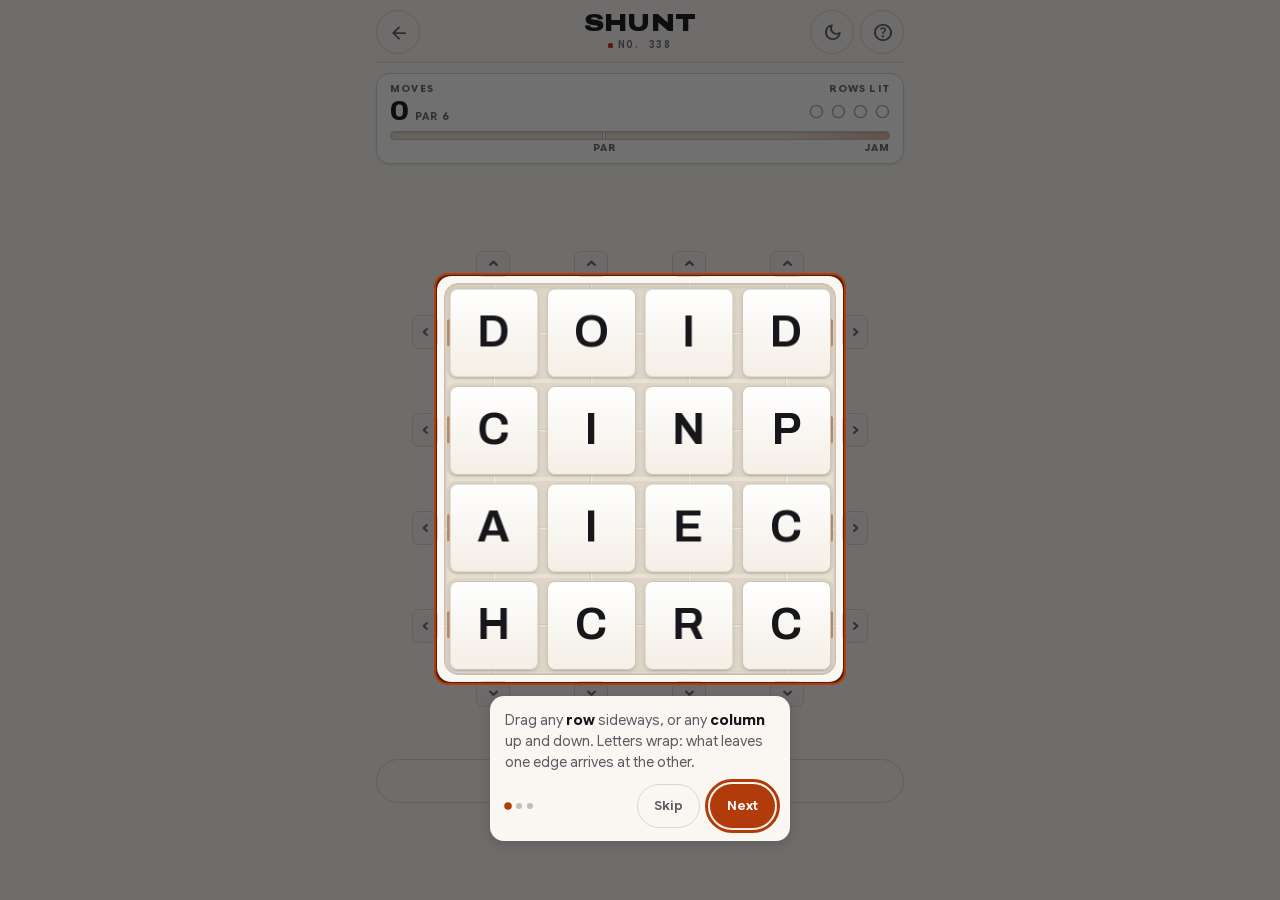
<file: shunt/index.html>
<!doctype html>
<html lang="en">
<head>
<meta charset="utf-8">
<meta name="viewport" content="width=device-width, initial-scale=1, viewport-fit=cover">
<title>SHUNT — Superfun Daily</title>
<link rel="icon" href="../favicon.svg" type="image/svg+xml">
<link rel="apple-touch-icon" href="../favicon.svg">
<link rel="stylesheet" href="../shared/fonts.css">
<link rel="stylesheet" href="../shared/icons.css">
<link rel="stylesheet" href="../shared/kit.css">
<link rel="stylesheet" href="font.css">
<style>
/* ============================================================
   SHUNT — a precision object.
   Everything below describes one machine: a recessed tray, machined
   beads that ride in it, rails with detents, and an instrument panel
   that reads out what the machine is doing. Colour, depth and edge
   are all driven from tokens so light and dark are one edit, not two.
   ============================================================ */

:root, :root[data-theme="light"] {
  --accent:#b23b0b; --accent-soft:#fbe4d5; --accent-ink:#fff;
  --sig-warn:#a8620b; --sig-bad:#b3402f;

  --font-brand:'Archivo', var(--font-display);

  /* the tray sits DARKER than the paper it is recessed into */
  --tray:#e9e1d2;
  --tray-edge:#c9c0ae;
  --tray-in-1:rgba(23,22,26,.13);
  --tray-in-2:rgba(23,22,26,.06);
  --rail-lo:rgba(23,22,26,.085);      /* the engraved half of a groove */
  --rail-hi:rgba(255,255,255,.82);    /* the lit half — makes it read as cut, not drawn */
  --lane:rgba(23,22,26,.022);
  --lane-arm:rgba(23,22,26,.055);

  /* beads: a machined cap, lit from above */
  --bead-top:#ffffff;
  --bead-bot:#f4efe6;
  --bead-edge:#cdc5b6;
  --bead-hi:rgba(255,255,255,.95);
  --bead-sh:0 1px 1px rgba(23,22,26,.13), 0 2px 5px rgba(23,22,26,.08);
  --bead-sh-live:0 2px 4px rgba(23,22,26,.16), 0 8px 18px rgba(23,22,26,.14);

  --cap:#f7f3ec;                      /* the face of a rail button */
  --panel:var(--white);
}
@media (prefers-color-scheme: dark) {
  :root:not([data-theme="light"]) {
    --accent:#f0762f; --accent-soft:#3a1c0d; --accent-ink:#1a0d05;
    --sig-warn:#e0a92b; --sig-bad:#f5715c;
    --tray:#0d0c11;
    --tray-edge:#383544;
    --tray-in-1:rgba(0,0,0,.75);
    --tray-in-2:rgba(0,0,0,.5);
    --rail-lo:rgba(0,0,0,.6);
    --rail-hi:rgba(255,255,255,.055);
    --lane:rgba(255,255,255,.022);
    --lane-arm:rgba(255,255,255,.06);
    --bead-top:#2e2d37;
    --bead-bot:#212027;
    --bead-edge:#43414e;
    --bead-hi:rgba(255,255,255,.09);
    --bead-sh:0 1px 2px rgba(0,0,0,.6), 0 2px 6px rgba(0,0,0,.4);
    --bead-sh-live:0 2px 5px rgba(0,0,0,.7), 0 10px 22px rgba(0,0,0,.55);
    --cap:#26252e;
    --panel:#1c1b22;
  }
}
:root[data-theme="dark"] {
  --accent:#f0762f; --accent-soft:#3a1c0d; --accent-ink:#1a0d05;
  --sig-warn:#e0a92b; --sig-bad:#f5715c;
  --tray:#0d0c11; --tray-edge:#383544;
  --tray-in-1:rgba(0,0,0,.75); --tray-in-2:rgba(0,0,0,.5);
  --rail-lo:rgba(0,0,0,.6); --rail-hi:rgba(255,255,255,.055);
  --lane:rgba(255,255,255,.022); --lane-arm:rgba(255,255,255,.06);
  --bead-top:#2e2d37; --bead-bot:#212027; --bead-edge:#43414e;
  --bead-hi:rgba(255,255,255,.09);
  --bead-sh:0 1px 2px rgba(0,0,0,.6), 0 2px 6px rgba(0,0,0,.4);
  --bead-sh-live:0 2px 5px rgba(0,0,0,.7), 0 10px 22px rgba(0,0,0,.55);
  --cap:#26252e; --panel:#1c1b22;
}

/* one shadow recipe for the recess, reused by the focus ring */
:root { --tray-sh: inset 0 2px 6px var(--tray-in-1), inset 0 -1px 0 var(--tray-in-2), inset 0 0 0 1px var(--tray-in-2); }

body{ overscroll-behavior:none; }
.app{ touch-action:manipulation; }

/* ---------- app bar: back · wordmark · tools ----------
   The flanks are minmax(0,1fr), not 1fr. A bare 1fr floors at the track's
   min-content, so the two-button tools side used to inflate its column and
   shove the wordmark off the real centre line the moment the bar got
   narrow — at 320px the mark sat 13.5px left of centre with 8px of daylight
   left before it hit the theme button. Zeroing the floor keeps the flanks
   identical at every width, so the mark is centred on the BAR and not on
   whatever was left over. */
.bar{
  display:grid; grid-template-columns:minmax(0,1fr) auto minmax(0,1fr);
  align-items:center;
  gap:8px; padding:11px 0 9px;
  border-bottom:1px solid var(--line);
  box-shadow:0 1px 0 var(--rail-hi);
  margin-bottom:13px;
}
.bar .back{ justify-self:start; }
.bar .tools{ justify-self:end; display:flex; gap:6px; }
.mark{ text-align:center; line-height:1; }
.bar h1{
  font-family:var(--font-brand);
  font-variation-settings:'wdth' 125, 'wght' 900;
  font-size:23px; line-height:.94; letter-spacing:.012em;
  margin:0; text-indent:0; text-transform:uppercase;
}
/* 10px is the suite's type floor — no label on any of the five surfaces sets
   smaller. The 0.5px it gains is paid for out of the tracking (.19em -> .16em,
   which is what Chains' identical date line already runs at), so "No. 218"
   grows 0.66px and the mark stays narrower than the wordmark above it. */
.bar .puzz-no{
  display:inline-flex; align-items:center; gap:5px;
  margin-top:5px; font-family:var(--font-mono); font-size:10px; font-weight:600;
  letter-spacing:.16em; text-transform:uppercase; color:var(--ink-3);
}
.bar .puzz-no::before{
  content:''; width:5px; height:5px; border-radius:1.5px;
  background:var(--accent); flex:0 0 5px;
}
/* Centring is geometry, not goodwill: a 111px wordmark, a 44px back button
   and 94px of tools cannot all fit round the true centre below ~347px. The
   mark condenses on the wdth axis instead of the bar giving up its centre —
   which is the more honest reading of this identity anyway. */
@media (max-width:359px){
  .bar h1{ font-size:20px; font-variation-settings:'wdth' 100, 'wght' 900; }
}

/* ---------- the instrument cluster ----------
   Replaces both the old objective strip (which only restated the board)
   and the three generic stat boxes. One panel, three readings: what the
   machine has spent, how much travel is left before it jams, and which
   of the four rows are closed. */
.cluster{
  display:grid; grid-template-columns:auto auto; justify-content:space-between;
  align-items:end; row-gap:6px;
  background:var(--panel); border:1px solid var(--line); border-radius:var(--r);
  padding:9px 13px 9px;
  box-shadow:var(--shadow-1), inset 0 1px 0 var(--rail-hi);
  transition:border-color .25s, box-shadow .25s;
}
/* MOVES / ROWS LIT, on the type floor. The extra half pixel of size is bought
   twice over: .15em -> .12em tracking holds "ROWS LIT" at 57.4px, still well
   inside the 81px lamp row it sits above, and the 1px off the bottom margin
   more than covers the taller line box — the housing ends up 0.3px shorter
   than it was, so the tray below it never moves. */
.cluster .lab{
  display:block; font-size:10px; font-weight:800; letter-spacing:.12em;
  text-transform:uppercase; color:var(--ink-3); margin-bottom:1px;
  transition:color .2s;
}
.cluster .gauge.right{ text-align:right; }
.cluster .val{ display:flex; align-items:baseline; gap:6px; line-height:1; }
.cluster .val b{
  font-family:var(--font-brand); font-variation-settings:'wdth' 112, 'wght' 800;
  font-size:27px; letter-spacing:-.01em; color:var(--ink);
  font-variant-numeric:tabular-nums lining-nums;
  transition:color .2s;
}
/* the counter wheel clicking over — the number drops into its window
   rather than blinking to a new value */
.cluster .val b.odo{ animation:odo .3s var(--ease-out); }
@keyframes odo{ 0%{ translate:0 -8px; opacity:0 } 55%{ opacity:1 } 100%{ translate:0 0; opacity:1 } }
.cluster .val i{
  font-style:normal; font-size:10.5px; font-weight:700; letter-spacing:.13em;
  text-transform:uppercase; color:var(--ink-3);
}
.cluster.danger .val b, .cluster.jammed .val b{ color:var(--sig-bad); }
.cluster.hot{ border-color:color-mix(in srgb, var(--accent) 45%, var(--line)); }
.cluster.hot .gauge.right .lab{ color:var(--accent); }
/* three rows lit AND two moves left is the most common shape of a near miss.
   When both readings are live the warning owns the housing. */
.cluster.danger{ border-color:color-mix(in srgb, var(--sig-bad) 42%, var(--line)); }
/* the machine closed: the whole panel takes the accent */
.cluster.closed{
  border-color:color-mix(in srgb, var(--accent) 55%, var(--line));
  box-shadow:var(--shadow-1), inset 0 1px 0 var(--rail-hi), 0 0 22px -9px var(--accent);
}
.cluster.closed .lab{ color:var(--accent); }
.cluster.jammed{ border-color:color-mix(in srgb, var(--sig-bad) 45%, var(--line)); }

/* four lamps, one per row of the tray, top row leftmost. The FILL axis
   does the work: an outlined ring becomes a solid contact. */
.lamps{ display:flex; gap:7px; justify-content:flex-end; height:27px; align-items:center; }
.lamp{
  --ms-size:15px; --ms-fill:0; --ms-wght:600; --ms-opsz:20;
  color:var(--ink-3); opacity:.6;
  transition:font-variation-settings .28s cubic-bezier(.2,.9,.3,1), color .2s, opacity .2s, text-shadow .25s;
}
.lamp.lit{
  --ms-fill:1; color:var(--accent); opacity:1;
  text-shadow:0 0 9px color-mix(in srgb, var(--accent) 55%, transparent);
}
/* a lamp does not simply become lit: the contact strikes and settles */
.lamp.strike{ animation:lampstrike .5s var(--ease-spring); }
@keyframes lampstrike{ 0%{ scale:1 } 26%{ scale:1.5 } 58%{ scale:.93 } 100%{ scale:1 } }
/* and it does not simply go out: the circuit opens and the filament dies */
.lamp.out{ animation:lampout .4s var(--ease-out); }
@keyframes lampout{
  0%   { color:var(--accent); opacity:1; text-shadow:0 0 9px color-mix(in srgb, var(--accent) 55%, transparent) }
  16%  { color:var(--accent); opacity:.28; text-shadow:none }
  34%  { color:var(--accent); opacity:.85 }
  100% { color:var(--ink-3); opacity:.6; text-shadow:none }
}

/* travel rail: how much push is left before the machine jams. The detent
   is par — cross it and the overrun draws in a different metal. The scale
   underneath is printed on, so the notch is named even if the tour is
   skipped. */
.railwrap{ grid-column:1/-1; }
.rail{
  position:relative; height:9px; border-radius:99px;
  /* the last three moves are drawn as a redline, so an empty rail still
     says where the wall is */
  background:
    linear-gradient(90deg, transparent 0 var(--dz,78%), color-mix(in srgb, var(--sig-bad) 26%, transparent)),
    var(--tray);
  border:1px solid var(--tray-edge);
  box-shadow:inset 0 1px 2px var(--tray-in-1);
  overflow:hidden;
}
.rail i{ position:absolute; top:0; bottom:0; display:block; }
/* width is the whole span the segment could ever fill; scaleX is how much of
   it is spent — so travel animates on the compositor, never on layout */
.rail .fill, .rail .over{
  transform:scaleX(0); transform-origin:left center;
  transition:transform .34s var(--ease-out), background .2s;
}
.rail .fill{ left:0; background:var(--accent); }
.rail .over{ background:var(--sig-warn); }
.cluster.danger .rail .over, .cluster.jammed .rail .over{ background:var(--sig-bad); }
.rail .detent{
  width:2px; margin-left:-1px; background:var(--paper); opacity:.9;
  box-shadow:0 0 0 1px color-mix(in srgb, var(--ink) 24%, transparent);
}
/* the printed scale was the one thing on this page set below the floor. 8px ->
   10px, paid for with .14em -> .10em tracking; both words are absolutely
   positioned inside a fixed 10px strip, so the rail keeps its height and only
   the lettering changes. PAR is centred on the notch (par/CAP is 38-43%, never
   near either end) and JAM is flush right, so the widest they ever get still
   leaves ~128px of daylight between them at 320px. */
.scale{
  position:relative; height:10px; margin-top:3px;
  font-size:10px; font-weight:800; letter-spacing:.10em; text-transform:uppercase;
  color:var(--ink-3); line-height:10px;
}
.scale span{ position:absolute; top:0; transition:color .2s; }
.scale .pk{ transform:translateX(-50%); }
.scale .jm{ right:0; }
.cluster.danger .scale .jm, .cluster.jammed .scale .jm{ color:var(--sig-bad); }
.cluster.danger .scale .jm{ animation:redline 1.3s ease-in-out infinite; }
@keyframes redline{ 0%,100%{ opacity:1 } 50%{ opacity:.4 } }
.cluster.closed .scale .pk{ color:var(--accent); }

/* ---------- grid frame + rail buttons ---------- */
.gridwrap{
  --arr: 30px;
  width:100%; margin:0 auto;
  /* the tray takes whatever height is left after the chrome, so an SE and a
     Pro Max both play without scrolling */
  max-width:clamp(190px, calc(100dvh - 344px), 440px);
  display:grid;
  grid-template-columns:var(--arr) minmax(0,1fr) var(--arr);
  grid-template-rows:var(--arr) auto var(--arr);
  align-items:center; justify-items:center;
  user-select:none; -webkit-user-select:none;
}
/* ---------- a phone has more room than the machine was taking ----------
   Measured at 390x844: the tray sat at 358px with 100px of empty page
   between it and the cluster and 117px below the reset button — 217px of
   nothing, and a machine that read under-scaled because of it. The cap is
   still there (a 568px-tall phone must not scroll) but it is no longer what
   decides the size on a tall one. Three moves: the page margin narrows and
   the tray alone bleeds the last of it, the chrome that was floating in the
   void grows into it on a dvh curve, and the leftover air is split exactly
   in half rather than 100/117.
   None of this touches measure(): STEP/TILE/GAP still come off
   board.clientWidth and the ResizeObserver still re-runs them. */
@media (max-width:619px){
  :root{ --air:clamp(9px, 1.6dvh, 17px); }
  .app{ padding-inline:12px; padding-bottom:calc(var(--air) + var(--safe-b)); }
  .stage{
    gap:clamp(15px, 3.8dvh, 32px);
    padding:var(--air) 0 0;      /* the only asymmetry left is the safe area */
    margin-inline:-3px;          /* the tray takes it; the panels do not */
  }
  .hintline, .actions{ margin-inline:3px; }
  .cluster{ padding:clamp(9px,1.9dvh,16px) 13px; }
  .cluster .val b{ font-size:clamp(27px, 3.6dvh, 32px); }
  .lamps{ height:clamp(27px, 3.6dvh, 32px); }
  /* tall enough that the swipe chip arriving and leaving never shifts the
     two buttons under it */
  .stage .hintline{ min-height:clamp(20px, 3.4dvh, 30px); }
  /* .btn.sm is a 38px pill and the rule below raises these two to 44; on a
     tall phone they can afford to be the size the thumb actually wants */
  .actions .btn.sm{ min-height:clamp(44px, 6.4dvh, 54px); font-size:clamp(13.5px, 1.8dvh, 15px); }
}
@media (min-width:620px){
  .gridwrap{ --arr:38px; max-width:clamp(220px, calc(100dvh - 322px), 468px); }
  /* keep the whole machine inside one desktop window, no scrolling */
  .stage{ gap:13px; }
  .cluster{ padding:8px 13px 10px; }
  .bar{ padding:10px 0 8px; margin-bottom:10px; }
}

.strip{ display:grid; gap:var(--gap,6px); width:100%; height:100%; }
.strip.h{ grid-template-columns:repeat(4,1fr); padding:0 calc(var(--gap,6px)/2); }
.strip.v{ grid-template-rows:repeat(4,1fr); padding:calc(var(--gap,6px)/2) 0; }

/* each lane ends in a button you can press instead of dragging — a detent
   cap on the rail, not a floating chevron */
.arr{
  appearance:none; border:0; background:transparent; padding:0; margin:0;
  display:grid; place-items:center; cursor:pointer; color:var(--ink-3);
  position:relative; width:100%; height:100%;
  -webkit-tap-highlight-color:transparent; touch-action:manipulation;
  /* the button itself never moves — only its cap and its mark do, so the
     44px hit area stays exactly where the thumb last found it */
  transition:color .13s;
}
.arr::after{ content:""; position:absolute; inset:-8px; } /* enlarge hit area to >=44px */
.arr::before{
  content:""; position:absolute; left:50%; top:50%; transform:translate(-50%,-50%);
  background:var(--cap); border:1px solid var(--line); border-radius:7px;
  box-shadow:inset 0 1px 0 var(--rail-hi);
  transition:background .13s, border-color .13s, box-shadow .13s,
             transform .13s var(--ease-out);
}
.strip.v .arr::before{ width:24px; height:32px; }
.strip.h .arr::before{ width:32px; height:24px; }
.arr .ms{
  --ms-size:17px; --ms-wght:700; --ms-opsz:20; position:relative;
  transition:font-variation-settings .2s cubic-bezier(.2,.9,.3,1),
             translate .13s var(--ease-out);
}
@media (hover:hover){ .arr:hover{ color:var(--accent); } .arr:hover::before{ background:var(--accent-soft); border-color:var(--accent); } }
/* pressing a detent seats it into the rail and shoves its mark the way the
   lane is about to travel */
.arr:active{ color:var(--accent); }
.arr:active::before{
  transform:translate(-50%,-50%) scale(.9);
  background:var(--accent-soft); border-color:var(--accent);
  box-shadow:inset 0 2px 4px var(--tray-in-1);
}
.arr:active .ms{ --ms-fill:1; }
.arr.d-up:active    .ms{ translate:0 -2px; }
.arr.d-down:active  .ms{ translate:0 2px; }
.arr.d-left:active  .ms{ translate:-2px 0; }
.arr.d-right:active .ms{ translate:2px 0; }
.arr.armed{ color:var(--accent); }
.arr.armed::before{ background:var(--accent-soft); border-color:var(--accent); }
.arr.armed .ms{ --ms-fill:1; }
/* a focus ring shaped like the cap, not a rectangle round the whole cell */
.arr:focus-visible{ outline:none; color:var(--accent); }
.arr:focus-visible::before{
  border-color:var(--accent);
  box-shadow:inset 0 1px 0 var(--rail-hi), 0 0 0 3px var(--accent-soft);
}

/* ---------- the tray ----------
   A shallow recess milled with a groove between every slot, so the eye
   reads four lanes crossed by four rails before anything moves. */
.board{
  position:relative; width:100%; aspect-ratio:1/1;
  background:
    linear-gradient(var(--rail-lo) 0 1px, var(--rail-hi) 1px 2px, transparent 2px)
      0 calc(var(--half,50%) - 1px) / 100% var(--step,25%),
    linear-gradient(90deg, var(--rail-lo) 0 1px, var(--rail-hi) 1px 2px, transparent 2px)
      calc(var(--half,50%) - 1px) 0 / var(--step,25%) 100%,
    var(--tray);
  border:1px solid var(--tray-edge);
  border-radius:var(--r);
  overflow:hidden;
  box-shadow:var(--tray-sh), 0 1px 0 var(--rail-hi);
  touch-action:none;
  cursor:grab;
  transition:box-shadow .2s;
}
.board.dragging{ cursor:grabbing; }
.board.kb{ box-shadow:var(--tray-sh), 0 0 0 3px var(--accent-soft), 0 0 0 4px var(--accent); }

/* THE SIGNATURE: the fourth row lights and the machine closes. The housing
   takes current, holds a bloom, and settles into a permanently live edge. */
.board.closed{
  border-color:color-mix(in srgb, var(--accent) 55%, var(--tray-edge));
  box-shadow:var(--tray-sh),
             0 0 0 1px color-mix(in srgb, var(--accent) 45%, transparent),
             0 0 26px -8px var(--accent);
}
.board.energise{ animation:closing .95s var(--ease-out); }
@keyframes closing{
  0%   { box-shadow:var(--tray-sh), 0 0 0 0 transparent }
  38%  { box-shadow:var(--tray-sh), 0 0 0 2px var(--accent), 0 0 46px 2px var(--accent) }
  100% { box-shadow:var(--tray-sh),
                    0 0 0 1px color-mix(in srgb, var(--accent) 45%, transparent),
                    0 0 26px -8px var(--accent) }
}
/* and when it runs out of travel instead, it jams: one heavy knock, then a
   dead housing. Losing gets a beat too. */
.board.jammed{
  border-color:color-mix(in srgb, var(--sig-bad) 42%, var(--tray-edge));
  box-shadow:var(--tray-sh), 0 0 0 1px color-mix(in srgb, var(--sig-bad) 28%, transparent);
}
.board.clunk{ animation:clunk .5s var(--ease-out); }
@keyframes clunk{
  0%{ translate:0 0 } 13%{ translate:-9px 0 } 33%{ translate:6px 0 }
  55%{ translate:-3px 0 } 76%{ translate:1px 0 } 100%{ translate:0 0 }
}

/* the wrap gutters: the two ends of the lane under your thumb. They light
   together, so the bead leaving one edge is visibly the one arriving at the
   other. Hard terminal, soft falloff — a contact, not a glow. */
.gut{ position:absolute; pointer-events:none; opacity:0; z-index:5; transition:opacity .14s; }
.gut.on{ opacity:.85; }
.gut.l{ left:0;   width:15px;  background:linear-gradient(90deg,  var(--accent) 0 3px, color-mix(in srgb, var(--accent) 40%, transparent) 3px, transparent); }
.gut.r{ right:0;  width:15px;  background:linear-gradient(270deg, var(--accent) 0 3px, color-mix(in srgb, var(--accent) 40%, transparent) 3px, transparent); }
.gut.t{ top:0;    height:15px; background:linear-gradient(180deg, var(--accent) 0 3px, color-mix(in srgb, var(--accent) 40%, transparent) 3px, transparent); }
.gut.b{ bottom:0; height:15px; background:linear-gradient(0deg,   var(--accent) 0 3px, color-mix(in srgb, var(--accent) 40%, transparent) 3px, transparent); }
/* on a solved tray the two row buses stay live down the full height: every
   row's contacts are closed at both ends at once */
.gut.bus{
  opacity:1; transform-origin:center top;
  animation:busin .55s var(--ease-out) var(--bd,0s) backwards;
}
@keyframes busin{ from{ opacity:0; scale:1 0 } }

/* ---------- the lanes ----------
   Always visible as a shallow channel — that is the empty state doing its
   job. When a row spells a word the channel energises and its two end
   contacts close: a circuit, not a highlight. */
.band{
  position:absolute; left:2px; right:2px; border-radius:9px;
  border:1.5px solid transparent; pointer-events:none;
  background:var(--lane);
  transition:background .2s ease, border-color .2s ease, box-shadow .25s ease;
}
.band::before, .band::after{
  content:''; position:absolute; top:50%; transform:translateY(-50%);
  width:3px; height:30%; border-radius:2px;
  background:var(--line-2); opacity:.45;
  transition:background .2s, opacity .2s, height .25s var(--ease-out), box-shadow .25s;
}
.band::before{ left:-1px; }
.band::after{ right:-1px; }
.band.on{
  background:var(--accent-soft);
  border-color:color-mix(in srgb, var(--accent) 55%, transparent);
  box-shadow:0 0 0 1px var(--accent-soft), 0 0 18px -3px var(--accent);
}
.band.on::before, .band.on::after{
  background:var(--accent); opacity:1; height:58%;
  box-shadow:0 0 8px color-mix(in srgb, var(--accent) 70%, transparent);
}
/* the keyboard lane cursor is ACCENT-tinted, so it never collides with the
   neutral tint the untouched tray uses to advertise its channels */
.band.armed:not(.on){
  background:color-mix(in srgb, var(--accent) 10%, transparent);
  border-color:color-mix(in srgb, var(--accent) 20%, transparent);
}
/* before the first push the channels read a little louder, so the tray
   itself says "these four things slide" without a word of instruction */
.board.virgin .band:not(.on):not(.armed){ background:var(--lane-arm); }
/* the beads cover almost all of a channel, so it is the eight end contacts
   that have to carry the empty state. On an untouched tray they are warm and
   fully present: four lanes, terminals at both ends, waiting for current. */
.board.virgin .band:not(.on)::before, .board.virgin .band:not(.on)::after{
  opacity:1; background:color-mix(in srgb, var(--accent) 42%, var(--line-2));
}
@keyframes litpulse{ 0%{ box-shadow:0 0 0 1px var(--accent-soft), 0 0 0 0 var(--accent) } 55%{ box-shadow:0 0 0 2px var(--accent-soft), 0 0 26px 2px var(--accent) } 100%{ box-shadow:0 0 0 1px var(--accent-soft), 0 0 18px -3px var(--accent) } }
.band.on.justlit{ animation:litpulse .5s ease-out; }

/* current visibly running the length of the channel the instant it closes —
   the beat that separates "a row turned orange" from "a circuit completed" */
.srgw{ position:absolute; inset:0; border-radius:inherit; overflow:hidden; pointer-events:none; }
.srg{
  position:absolute; top:0; bottom:0; left:-46%; width:46%; display:block; opacity:0;
  background:linear-gradient(90deg, transparent,
             color-mix(in srgb, var(--accent) 62%, transparent) 48%, transparent);
}
.band.justlit .srg{ animation:surge .52s var(--ease-out); }
@keyframes surge{
  0%{ opacity:0; transform:translate3d(0,0,0) } 14%{ opacity:1 }
  86%{ opacity:.8 } 100%{ opacity:0; transform:translate3d(330%,0,0) }
}
/* the sting: a row you had, broken. The channel loses current and both
   contacts drop open. It stings without punishing — nothing is taken away
   except the light. */
.band.justdark{ animation:opendark .34s var(--ease-out); }
@keyframes opendark{
  0%  { box-shadow:0 0 0 1px var(--accent-soft), 0 0 18px -3px var(--accent) }
  26% { box-shadow:0 0 0 1.5px color-mix(in srgb, var(--ink) 20%, transparent), 0 0 10px -4px var(--ink) }
  100%{ box-shadow:none }
}
.band.justdark::before, .band.justdark::after{ animation:contactopen .34s var(--ease-out); }
@keyframes contactopen{
  0%  { background:var(--accent); opacity:1 }
  40% { background:var(--ink-3); opacity:1 }
  100%{ background:var(--line-2); opacity:.45 }
}

/* column arm highlight */
.carm{ position:absolute; top:2px; bottom:2px; border-radius:9px; pointer-events:none;
  background:color-mix(in srgb, var(--accent) 10%, transparent);
  opacity:0; transition:opacity .15s; }
.carm.on{ opacity:1; }

/* ---------- the beads ---------- */
.tl{
  position:absolute; top:0; left:0; display:grid; place-items:center;
  background:linear-gradient(180deg, var(--bead-top), var(--bead-bot));
  border:1px solid var(--bead-edge);
  border-radius:8px;
  font-family:var(--font-brand); font-variation-settings:'wdth' 100, 'wght' 700;
  letter-spacing:.005em; text-transform:uppercase; color:var(--ink);
  will-change:transform; pointer-events:none; z-index:2;
  box-shadow:var(--bead-sh), inset 0 1px 0 var(--bead-hi);
  /* every bead state change acknowledges inside 130ms; `scale` is kept
     independent of `transform` so the render loop still owns position */
  transition:background .18s, border-color .12s, color .18s,
             box-shadow .12s, scale .12s var(--ease-out);
}
.tl.on{
  border-color:color-mix(in srgb, var(--accent) 70%, transparent);
  color:var(--accent); background:var(--accent-soft);
}
/* the lane under your finger is lifted out of the tray */
.tl.live{ box-shadow:var(--bead-sh-live), inset 0 1px 0 var(--bead-hi); z-index:3; }
/* both bodies of the bead straddling the seam, so the eye pairs them up */
.tl.wrapping{ border-color:var(--accent); }
.tl.cursor{ box-shadow:var(--bead-sh), inset 0 1px 0 var(--bead-hi), 0 0 0 3px var(--accent); z-index:4; }
.tl.snapping{ transition:transform .17s cubic-bezier(.22,1,.36,1), background .2s, border-color .2s, color .2s, box-shadow .2s; }
/* the instant a thumb lands: the bead under it seats into the recess */
.tl.grip{ scale:.955; border-color:var(--accent); box-shadow:inset 0 2px 5px var(--tray-in-1); }
/* the machine locking, one row at a time, top to bottom */
.tl.seat{ animation:seat .46s var(--ease-spring) var(--sd,0ms) backwards; }
@keyframes seat{ 0%{ scale:1 } 24%{ scale:1.075 } 54%{ scale:.965 } 100%{ scale:1 } }
/* first paint: sixteen beads dropped into the tray on a diagonal */
.board.boot .tl{ animation:dropin .42s var(--ease-spring) calc(var(--i,0)*40ms) backwards; }
@keyframes dropin{ from{ opacity:0; scale:.55 } }

/* ---------- under the tray ---------- */
.hintline{ text-align:center; font-size:12.5px; color:var(--ink-3); min-height:20px; }
.hintline b{ color:var(--ink); font-weight:700; }
/* the coach line arrives rather than swapping */
.hintline .hw{ display:inline-block; animation:rise var(--dur-2) var(--ease-out); }
/* .btn.sm is a 38px pill in the kit, which is under the thumb minimum. These
   two are the only real controls below the tray, so they get the full 44. */
.actions{ display:flex; gap:8px; }
.actions .btn{ min-height:44px; }
/* same reasoning for the coach mark's buttons, which are the first thing a
   first-timer ever taps. Every game raises them until shared/kit.css can. */
#tour-layer .bub .btn{ min-height:44px; }

/* first-move cue — lives under the tray so it never covers a letter */
.swipehint{
  display:inline-flex; align-items:center; gap:6px; vertical-align:middle;
  padding:4px 12px 4px 10px; border-radius:var(--r-pill);
  background:var(--accent); color:var(--accent-ink);
  font-size:10.5px; font-weight:800; letter-spacing:.1em; text-transform:uppercase;
  box-shadow:var(--shadow-1);
  animation:sw 2.2s cubic-bezier(.45,0,.55,1) infinite;
}
.swipehint .ms{ --ms-size:14px; --ms-fill:1; --ms-wght:600; --ms-opsz:20; }
/* only the travel is animated — the chip is fully legible with motion off */
@keyframes sw{ 0%,100%{transform:translateX(-11px)} 45%,60%{transform:translateX(11px)} }

/* ---------- result sheet ---------- */
.sheet h2, .verdict{
  font-family:var(--font-brand); font-variation-settings:'wdth' 108, 'wght' 800;
  letter-spacing:-.02em;
}
.verdict{ font-size:33px; }
.stat .n{
  font-family:var(--font-brand); font-variation-settings:'wdth' 110, 'wght' 800;
  letter-spacing:-.02em; font-variant-numeric:tabular-nums;
}

/* the finished machine, handed back: the tray with every lane closed */
.wordlist{
  display:grid; grid-template-columns:repeat(4, 38px); gap:4px;
  width:max-content; margin:16px auto 4px; padding:8px;
  background:var(--tray); border:1px solid var(--tray-edge);
  border-radius:var(--r); box-shadow:var(--tray-sh);
}
.wordlist b{
  display:grid; place-items:center; height:38px;
  font-family:var(--font-brand); font-variation-settings:'wdth' 100, 'wght' 700;
  font-size:18px; text-transform:uppercase;
  background:var(--accent-soft); color:var(--accent);
  border:1px solid color-mix(in srgb, var(--accent) 55%, transparent);
  border-radius:7px;
  /* the finished tray prints itself back, bead by bead */
  animation:beadin .4s var(--ease-spring) calc(var(--i,0)*22ms + .18s) backwards;
}
@keyframes beadin{ from{ opacity:0; scale:.5 } }

/* ---------- THE REVEAL ----------
   A jammed tray used to hand back four anonymous grey bars and the line "none
   of them were letters you ever saw at once" — nothing to learn, and nothing
   to say to the colleague who solved it. A daily puzzle that never shows its
   answer cannot be discussed, and discussion is the whole distribution model.
   So the machine prints what it was holding: a ruled title, the tray landing
   bead by bead, and a caption saying how many are still hidden. It is staged
   as an event, because that is what it is. */
.revwrap{ margin:20px 0 4px; }
.revlbl{
  display:flex; align-items:center; gap:9px; justify-content:center;
  font-size:10.5px; letter-spacing:.14em; text-transform:uppercase;
  font-weight:800; color:var(--accent);
}
.revlbl::before, .revlbl::after{ content:''; height:1px; flex:1; }
.revlbl::before{ background:linear-gradient(90deg, transparent, color-mix(in srgb, var(--accent) 50%, transparent)); }
.revlbl::after{ background:linear-gradient(270deg, transparent, color-mix(in srgb, var(--accent) 50%, transparent)); }
/* the revealed tray gets the live edge a closed machine earns — it IS a
   closed machine, just not the one the player built */
.wordlist.reveal{
  margin:11px auto 0;
  border-color:color-mix(in srgb, var(--accent) 45%, var(--tray-edge));
  box-shadow:var(--tray-sh), 0 0 22px -10px var(--accent);
}
/* slower and later than the winner's tray: this one is being handed to you,
   not being celebrated */
.wordlist.reveal b{ animation-delay:calc(var(--i,0)*42ms + .34s); }
.revcap{ text-align:center; font-size:12.5px; color:var(--ink-2); margin:11px 0 0; }
.revcap b{ color:var(--ink); font-weight:800; }

/* the losing instrument: how near the machine ever got to closing.
   A near miss has to be legible AS a near miss, not as a full stop. */
.approach{
  background:var(--tray); border:1px solid var(--tray-edge); border-radius:var(--r);
  box-shadow:var(--tray-sh); padding:15px 12px 12px; margin:16px 0 4px;
}
.apprail{ display:flex; align-items:center; justify-content:center; gap:2px; }
.apprail > *{ flex:0 0 24px; height:24px; display:grid; place-items:center; }
.apprail .dot::before{
  content:''; display:block; width:4px; height:4px; border-radius:50%;
  background:var(--line-2); opacity:.7;
}
.apprail .pin{ --ms-size:21px; --ms-fill:1; color:var(--ink); }
.apprail .flag{ --ms-size:24px; --ms-fill:1; color:var(--accent); }
.apprail .cv{
  --ms-size:20px; --ms-wght:700; color:var(--accent); opacity:.85;
  animation:march .45s var(--ease-out) calc(var(--i,0)*.12s + .3s) backwards;
}
@keyframes march{ from{ opacity:0; translate:-10px 0 } }
.applab{ text-align:center; font-size:13px; color:var(--ink-2); margin-top:10px; }
.applab b{ color:var(--ink); font-weight:800; }

.solrow{ display:flex; align-items:center; gap:8px; font-size:13px; color:var(--ink-2); margin:5px 0; }
.solrow .bar-{ flex:1; height:8px; background:var(--tray); border-radius:99px; overflow:hidden; border:1px solid var(--tray-edge); }
.solrow .bar- i{ display:block; height:100%; background:var(--line-2); border-radius:99px; }
.solrow.you .bar- i{ background:var(--accent); }
.solrow.you{ color:var(--ink); font-weight:700; }
.solrow .pct{ font-family:var(--font-mono); font-size:11.5px; width:42px; text-align:right; color:var(--ink-3); }
.solrow .nm{ width:74px; font-family:var(--font-mono); font-size:11.5px; letter-spacing:.04em; }
.seclbl{ margin:16px 0 6px; font-size:10.5px; letter-spacing:.14em; text-transform:uppercase; color:var(--ink-3); font-weight:800; }

/* the share block has a long third line — let it wrap rather than scroll */
.sharegrid{ font-size:13px; letter-spacing:.01em; white-space:pre-wrap; line-height:1.5; padding:13px 12px; }

/* ---------- help: a diagram, not a paragraph ---------- */
.dia{
  display:flex; align-items:center; justify-content:center; gap:10px;
  background:var(--tray); border:1px solid var(--tray-edge); border-radius:var(--r);
  padding:13px 10px; box-shadow:var(--tray-sh);
}
.mini{ display:grid; grid-template-columns:repeat(4,1fr); gap:3px; }
.mini b{
  display:grid; place-items:center; width:26px; height:26px;
  background:linear-gradient(180deg, var(--bead-top), var(--bead-bot));
  border:1px solid var(--bead-edge); border-radius:6px;
  box-shadow:inset 0 1px 0 var(--bead-hi);
  font-family:var(--font-brand); font-variation-settings:'wdth' 100, 'wght' 700;
  font-size:13px; color:var(--ink);
}
.mini b.on{ background:var(--accent-soft); color:var(--accent); border-color:color-mix(in srgb, var(--accent) 55%, transparent); }
.mini b.mk{ box-shadow:inset 0 1px 0 var(--bead-hi), 0 0 0 2px var(--accent); }
/* the arrow keeps travelling, so the eye reads the diagram left to right
   without a caption telling it to */
.dia .ms{
  --ms-size:22px; --ms-wght:600; color:var(--accent); flex:0 0 auto;
  animation:nudge 1.9s var(--ease-in-out) infinite;
}
@keyframes nudge{ 0%,100%{ translate:-3px 0 } 50%{ translate:3px 0 } }
.diacap{ text-align:center; font-size:12.5px; color:var(--ink-3); margin:9px 0 2px; }
.diacap b{ color:var(--ink); font-weight:700; }
.lede{ font-size:16px; line-height:1.45; color:var(--ink); font-weight:600; margin:0 0 14px; text-align:center; }
.rules ul{ padding-left:18px; margin:14px 0 0; }

/* The kit adds .done only when the clipboard actually took the text, so this
   is the one state allowed to look like a confirmation. A blocked clipboard
   falls back to select-and-copy and never gets here. */
#shareBtn.done{ background:var(--good); border-color:transparent; color:#fff; }

/* ---------- the result button arriving in place of reset ---------- */
@keyframes swapin{ from{ opacity:0; scale:.94 } }
#showres.swapin{ animation:swapin .34s var(--ease-spring); }

/* The kit zeroes every DURATION for a reduced-motion reader, but not the
   DELAYS — and an entrance that fills `backwards` holds its invisible first
   frame for the whole delay. Every staggered thing below would blink in over
   half a second instead of simply being there, so they are switched off
   outright: each one's resting state is the correct one. The two infinite
   loops go too, or they would restart forever at 0.01ms and repaint for
   nothing.
   `.stagger` is the kit's own rule and has exactly the same fault: its
   children hold `backwards` behind delays of up to .44s, so a result sheet
   still reveals itself piece by piece with motion off. The real fix belongs
   in shared/kit.css; until it lands, Shunt's two sheets are correct here. */
@media (prefers-reduced-motion: reduce){
  .board.boot .tl, .tl.seat, .gut.bus, .wordlist b, .wordlist.reveal b, .apprail .cv,
  .cluster.danger .scale .jm, .swipehint, .dia .ms,
  /* the kit opens its coach bubble on a .1s delay its own reduce block does
     not zero, so the bubble sits invisible and then snaps in */
  #tour-layer .bub,
  .stagger > *{ animation:none !important; }
}
</style>
</head>
<body>
<div class="app">
  <header class="bar">
    <a class="iconbtn back" href="../" aria-label="All games" title="All games">
      <span class="ms" aria-hidden="true">arrow_back</span>
    </a>
    <div class="mark">
      <h1>Shunt</h1>
      <span class="puzz-no" id="pno"></span>
    </div>
    <div class="tools">
      <button class="iconbtn" id="theme" type="button" aria-label="Toggle theme"></button>
      <button class="iconbtn" id="help" type="button" aria-label="How to play" title="How to play">
        <span class="ms" aria-hidden="true">help</span>
      </button>
    </div>
  </header>

  <div class="cluster" id="cluster">
    <div class="gauge">
      <span class="lab">Moves</span>
      <span class="val"><b class="tick" id="pMoves">0</b><i>par <span id="pPar">6</span></i></span>
    </div>
    <div class="gauge right">
      <span class="lab">Rows lit</span>
      <span class="sr" id="lampsSr">0 of 4</span>
      <!-- every .ms carries its own aria-hidden, not just the container: the
           ligature text ("circle") is real text in the DOM, and #lampsSr above
           is what actually says how many rows are lit. -->
      <div class="lamps" id="lamps" aria-hidden="true">
        <span class="ms lamp" aria-hidden="true">circle</span><span class="ms lamp" aria-hidden="true">circle</span><span class="ms lamp" aria-hidden="true">circle</span><span class="ms lamp" aria-hidden="true">circle</span>
      </div>
    </div>
    <div class="railwrap" aria-hidden="true">
      <div class="rail">
        <i class="fill" id="railFill"></i><i class="over" id="railOver"></i><i class="detent" id="railPar"></i>
      </div>
      <div class="scale">
        <span class="pk" id="scalePar">par</span><span class="jm">jam</span>
      </div>
    </div>
  </div>

  <div class="stage">
    <div class="gridwrap" id="gw">
      <div></div>
      <div class="strip h" id="sUp"></div>
      <div></div>
      <div class="strip v" id="sLeft"></div>
      <div class="board" id="board" tabindex="0" role="application"
           aria-describedby="tray"
           aria-label="4 by 4 letter tray. Tap a bead, then use the arrow keys to slide its row or column. Shift and an arrow key moves the cursor without spending a move. Every move is read back."></div>
      <div class="strip v" id="sRight"></div>
      <div></div>
      <div class="strip h" id="sDown"></div>
      <div></div>
    </div>

    <div class="hintline" id="hint"></div>
    <div class="actions">
      <button class="btn ghost sm" id="restart" style="flex:1"><span class="ms" aria-hidden="true">restart_alt</span>Reset the letters</button>
      <button class="btn sm" id="showres" style="flex:1;display:none"><span class="ms" aria-hidden="true">sports_score</span>Result</button>
    </div>
    <!-- #board carries role="application" so the arrow keys reach the game
         instead of a screen reader's browse mode — which means the virtual
         buffer never sees the sixteen beads inside it. These two live OUTSIDE
         the application, so the tray is always readable: #tray is a browsable
         readout of all four rows, #live speaks what changed. -->
    <p class="sr" id="tray"></p>
    <p class="sr" id="live" role="status" aria-live="polite" aria-atomic="true"></p>
  </div>
</div>

<script src="../shared/lex4.js"></script>
<script src="../shared/kit.js"></script>
<script src="puzzles.js"></script>
<script>
(function(){
'use strict';
const LEX = window.LEX4;
const P = window.SHUNT_PUZZLES;

/* ======================================================================
   board model — 16 chars, row major. moves 0..15:
   0..7  rows  : r*2 + (0 = left, 1 = right)
   8..15 cols  : c*2 + (0 = up,   1 = down)
   ====================================================================== */
const PERM = (function(){
  const out=[];
  for(let m=0;m<16;m++){
    const p=new Array(16);
    const isRow=m<8, idx=(m>>1)&3, back=(m&1)===1;
    for(let r=0;r<4;r++)for(let c=0;c<4;c++){
      let sr=r, sc=c;
      if(isRow && r===idx) sc=(c + (back?3:1))%4;
      if(!isRow && c===idx) sr=(r + (back?3:1))%4;
      p[r*4+c]=sr*4+sc;
    }
    out.push(p);
  }
  return out;
})();
function applyMove(b,m){ const p=PERM[m],o=new Array(16); for(let i=0;i<16;i++)o[i]=b[p[i]]; return o; }
function shiftLane(b,isRow,idx,k){ // k = signed steps, +1 = right/down
  let o=b.slice(); k=((k%4)+4)%4;
  for(let t=0;t<k;t++) o=applyMove(o, isRow ? idx*2+1 : 8+idx*2+1);
  return o;
}
const key=b=>b.join('');
const rowStr=(b,r)=>b.slice(r*4,r*4+4).join('');
const isWord=w=>LEX.has(w);
function litMask(b){ let m=0; for(let r=0;r<4;r++) if(isWord(rowStr(b,r))) m|=1<<r; return m; }
const popcount=m=>((m>>0&1)+(m>>1&1)+(m>>2&1)+(m>>3&1));
const solved=b=>litMask(b)===15;

/* How close did the player EVER get? One multi-source BFS out of every board
   they visited at once — the first depth at which any of those frontiers
   touches an all-words board is, by definition, their closest approach.
   Doing it as a single shared search instead of one BFS per board keeps it
   under ~100ms instead of freezing the phone for two seconds. */
function closestApproachOf(boards,cap){
  let seen=new Set(), front=[];
  for(const b of boards){
    const k=key(b); if(seen.has(k)) continue; seen.add(k);
    if(solved(b)) return 0;
    front.push(b);
  }
  for(let d=1;d<=cap;d++){
    const nf=[];
    for(const s of front) for(let m=0;m<16;m++){
      const n=applyMove(s,m), k=key(n);
      if(seen.has(k)) continue; seen.add(k);
      if(solved(n)) return d;
      nf.push(n);
    }
    front=nf;
  }
  return cap+1;
}

/* ======================================================================
   puzzle selection + persistence
   ====================================================================== */
/* The day sets which tray you OPEN on, so everyone alive today starts on the
   same board — but finishing one, won or lost, hands you the next straight
   away. Kit.puzzleNo is that number: the one printed on the masthead, saved
   under and shared, and the one that honours ?d=N for review. Kit.dayNumber()
   ignores the pin, so a pinned tray would print the wrong number. */
const NS  = 'shunt';
const puz = Kit.pick(P, NS);
const DAY = Kit.puzzleNo(NS);
const CAP = puz.par + 8;                       // hard move limit -> lose state
const store = Kit.store(NS);

let S = null; // session state

/* Bumped when the SHAPE of a saved session changes. v2 is the first build in
   which S.trail holds one entry per MOVE rather than one per slide; a v1 save
   would draw an emoji story with fewer squares than the score above it, so it
   is discarded rather than half-believed. */
const SAVE_V = 2;
function freshState(){
  return { v:SAVE_V, day:DAY, grid:puz.start.split(''), moves:0, resets:0,
           trail:[litMask(puz.start.split(''))], hist:[puz.start], done:null };
}
/* closest the player ever got, measured once at the end */
function closestApproach(){
  return closestApproachOf(S.hist.map(h=>h.split('')), 4);
}
(function load(){
  const s = store.get();
  if(s && s.v===SAVE_V && s.day===DAY && s.puz===puz.start){ S = s; }
  else { S = freshState(); S.puz = puz.start; }
})();
function save(){ store.set(S); }

/* ======================================================================
   layout
   ====================================================================== */
const board = document.getElementById('board');
const gw = document.getElementById('gw');
const live_ = document.getElementById('live');
let STEP=0, TILE=0, GAP=6;

const bands=[], carms=[], guts={};
for(let r=0;r<4;r++){
  const b=document.createElement('div'); b.className='band';
  /* the surge rides inside its own clip so it can run the length of the
     channel without escaping past the end contacts */
  b.innerHTML='<i class="srgw"><i class="srg"></i></i>';
  board.appendChild(b); bands.push(b);
}
for(let c=0;c<4;c++){
  const a=document.createElement('div'); a.className='carm'; board.appendChild(a); carms.push(a);
}
['l','r','t','b'].forEach(k=>{
  const g=document.createElement('div'); g.className='gut '+k; board.appendChild(g); guts[k]=g;
});
/* Each letter gets THREE bodies: the real one and a copy one board-width to
   either side. Whichever copy is on screen IS the letter — that is what makes
   a bead leaving the right edge legibly the same bead arriving on the left,
   and it means a snap never has to teleport across a modulo seam. */
const CELLS=[];
for(let i=0;i<16;i++){
  const trio=[];
  for(let k=0;k<3;k++){
    const t=document.createElement('div'); t.className='tl';
    t.style.setProperty('--i', (i>>2)+(i&3));   // diagonal wave on first paint
    board.appendChild(t); trio.push(t);
  }
  CELLS.push(trio);
}

function measure(){
  const w = board.clientWidth;
  if(!w) return;
  GAP = Math.max(4, Math.round(w*0.024));
  STEP = w/4;
  TILE = STEP - GAP;
  gw.style.setProperty('--gap', GAP+'px');
  board.style.setProperty('--step', STEP+'px');
  board.style.setProperty('--half', (STEP/2)+'px');
  const fs = Math.round(TILE*0.5);
  for(const trio of CELLS) for(const t of trio){
    t.style.width=TILE+'px'; t.style.height=TILE+'px'; t.style.fontSize=fs+'px';
  }
  bands.forEach((b,r)=>{ b.style.height=(TILE+5)+'px'; b.style.top=(r*STEP+GAP/2-2.5)+'px'; });
  carms.forEach((a,c)=>{ a.style.width=(TILE+5)+'px'; a.style.left=(c*STEP+GAP/2-2.5)+'px'; });
  render();
}
const slotX=c=>c*STEP+GAP/2, slotY=r=>r*STEP+GAP/2;

/* ======================================================================
   render
   ====================================================================== */
let drag=null;      // {isRow, idx, off, preview, steps}
let cursor={r:0,c:0}, kbMode=false;
let prevMask=null, lastLamps=-1, lastMoves=-1;
const el = {
  moves: document.getElementById('pMoves'),
  cluster: document.getElementById('cluster'),
  fill: document.getElementById('railFill'),
  over: document.getElementById('railOver'),
  lampsSr: document.getElementById('lampsSr'),
  lamps: [...document.querySelectorAll('#lamps .lamp')]
};
/* One vocabulary for the hand, matched to the one for the eye. A detent is a
   whisper, a closing circuit is a single solid pulse, an opening one is two
   thin ticks, the machine closing is a burst-and-thunk, a jam is a knock. */
const HAP = {
  touch:  4,
  detent: 6,
  commit: 9,
  lit:    16,
  dark:   [4,30,4],
  litHard:[12,40,22],
  darkHard:[6,26,6,26,6],
  closed: [12,55,12,55,12,55,10,70,34],
  jam:    [30,60,18,45,10],
  reset:  [6,30,6,30,6,30,16]
};
const BURST = ['#f0762f','#b23b0b','#e0a92b','#a8620b','#f7c9a8'];

/* Restart an animation on an element that may already be playing it. A class
   has to be seen as absent by a style recalc before re-adding it will retrigger
   the keyframes — so the whole batch is queued and ONE forced layout serves all
   of it. Eight separate reflows inside a drag frame is exactly the kind of
   thrash that makes a phone stutter. */
const replayQ=[]; let replayPending=false;
function replay(node, cls, drop){
  if(drop) node.classList.remove(drop);
  node.classList.remove(cls);
  replayQ.push(node, cls);
  if(replayPending) return;
  replayPending = true;
  queueMicrotask(()=>{
    replayPending = false;
    void document.body.offsetWidth;            // one recalc for every queued node
    for(let i=0;i<replayQ.length;i+=2) replayQ[i].classList.add(replayQ[i+1]);
    replayQ.length = 0;
  });
}
let arrows=[];      // filled once the edge chevrons exist

function render(){
  const base = S.grid;
  const view = drag ? drag.preview : base;
  const mask = litMask(view);
  const P4 = 4*STEP;
  const live = drag && !drag.settled;

  for(let i=0;i<16;i++){
    const r=i>>2, c=i&3;
    const letter = base[i];
    let x=slotX(c), y=slotY(r), inLane=false, litRow=r;

    if(drag){
      if(drag.isRow && r===drag.idx){ x = slotX(c) + drag.off; inLane=true; }
      else if(!drag.isRow && c===drag.idx){
        y = slotY(r) + drag.off; inLane=true;
        litRow = (((r + drag.steps)%4)+4)%4;   // where this bead lands on snap
      }
    }
    const on = (mask>>litRow & 1)===1;
    const trio = CELLS[i];
    /* copy 0 is the letter itself; 1 and 2 are its wrap-around twins. Only a
       lane that is actually moving needs its twins drawn. */
    for(let k=0;k<3;k++){
      const t=trio[k];
      if(k>0 && !inLane){ if(t.style.display!=='none') t.style.display='none'; continue; }
      const off = k===0 ? 0 : (k===1 ? -P4 : P4);
      const tx = drag && drag.isRow && inLane ? x+off : x;
      const ty = drag && !drag.isRow && inLane ? y+off : y;
      if(k>0){
        const outside = drag.isRow ? (tx+TILE < -2 || tx > P4+2) : (ty+TILE < -2 || ty > P4+2);
        if(outside){ if(t.style.display!=='none') t.style.display='none'; continue; }
        if(t.style.display==='none') t.style.display='';
      }
      if(t.textContent!==letter) t.textContent=letter;
      t.classList.toggle('on', on);
      t.classList.toggle('live', !!live && inLane);
      t.classList.toggle('cursor', k===0 && kbMode && cursor.r===r && cursor.c===c && !drag);
      t.style.transform = `translate(${tx}px,${ty}px)` + (live && inLane ? ' scale(1.035)' : '');
    }
    /* the bead straddling the seam: one of its bodies is on the board and
       another is visible too — mark them so the eye pairs them up */
    const seam = inLane && trio[1].style.display==='' || inLane && trio[2].style.display==='';
    for(let k=0;k<3;k++) trio[k].classList.toggle('wrapping', !!seam);
  }

  bands.forEach((b,r)=>{
    const on=(mask>>r&1)===1;
    if(prevMask!==null){
      const was=((prevMask>>r)&1)===1;
      /* a channel closing and a channel opening are categorically different
         events, and both happen the instant the detent is crossed — under the
         thumb, not after the release */
      if(on && !was) replay(b,'justlit','justdark');
      else if(!on && was) replay(b,'justdark','justlit');
    }
    b.classList.toggle('on', on);
    b.classList.toggle('armed', kbMode && !drag && cursor.r===r);
  });
  prevMask = mask;
  carms.forEach((a,c)=> a.classList.toggle('on', kbMode && !drag && cursor.c===c));

  /* the two ends of the lane you're pushing light together: what is about to
     leave one edge is what is about to arrive at the other */
  const gOn = !!(live && drag.off!==0);
  if(gOn){
    const a = drag.idx*STEP, len = STEP;
    if(drag.isRow){ guts.l.style.top=guts.r.style.top=a+'px'; guts.l.style.height=guts.r.style.height=len+'px'; }
    else { guts.t.style.left=guts.b.style.left=a+'px'; guts.t.style.width=guts.b.style.width=len+'px'; }
  }
  guts.l.classList.toggle('on', gOn && drag.isRow);
  guts.r.classList.toggle('on', gOn && drag.isRow);
  guts.t.classList.toggle('on', gOn && !drag.isRow);
  guts.b.classList.toggle('on', gOn && !drag.isRow);

  /* ---- the instrument cluster ---- */
  const n = popcount(mask), left = CAP - S.moves;
  if(lastLamps!==mask){                      // one lamp per row, top row first
    const was = lastLamps<0 ? 0 : lastLamps;
    for(let r=0;r<4;r++){
      const on=(mask>>r&1)===1;
      el.lamps[r].classList.toggle('lit', on);
      if(lastLamps>=0 && on!==(((was>>r)&1)===1)) replay(el.lamps[r], on?'strike':'out', on?'out':'strike');
    }
    el.lampsSr.textContent = n+' of 4';
    lastLamps = mask;
  }
  if(lastMoves!==S.moves){
    const first = lastMoves<0;
    lastMoves = S.moves;
    el.moves.textContent = S.moves;
    if(!first) replay(el.moves,'odo');
    /* both segments are already their full possible width; only the scale
       changes, so travel animates on the compositor */
    const sx = v => 'scaleX('+Math.max(0, Math.min(1, v)).toFixed(4)+')';
    el.fill.style.transform = sx(Math.min(S.moves, puz.par)/puz.par);
    el.over.style.transform = sx(Math.max(0, S.moves - puz.par)/(CAP - puz.par));
  }
  el.cluster.classList.toggle('hot', n>=3 && !S.done);
  el.cluster.classList.toggle('danger', !S.done && left<=3);
  board.classList.toggle('virgin', S.moves===0 && !S.done);
  /* Nothing is announced from here. render() runs on every frame of a drag,
     and the live region used to carry a bare count that never named a letter
     or a row — so two Shift+Arrow presses moved the armed lane and left #live
     byte identical. Speech is driven from the settled events below instead. */

  for(const a of arrows){
    a.classList.toggle('armed', kbMode && !drag && (
      (a.dataset.kind==='row' && +a.dataset.idx===cursor.r) ||
      (a.dataset.kind==='col' && +a.dataset.idx===cursor.c)));
  }
}

/* ======================================================================
   WHAT THE TRAY SAYS, OUT LOUD
   The tiles are transforms inside a role="application" box: there is nothing
   in the accessibility tree for a screen reader to read, and the old live
   region only ever carried a count — it never named a letter or a row, so a
   player using one could not know what the board said. Two elements fix that,
   both outside the application: #tray is a browsable readout of all four rows
   that is repainted on every settled position, and #live speaks the thing
   that just changed. Drag frames are never narrated — only settled ones.
   ====================================================================== */
const trayEl = document.getElementById('tray');
const spell = w => w.toUpperCase().split('').join(' ');
/* "Dirt" is read as a word; "DIRT" and "d i r t" are read as four letters.
   A row that spells something has earned being pronounced. */
const wordCase = w => w.charAt(0).toUpperCase()+w.slice(1).toLowerCase();
function rowSpeech(r, g){ const w=rowStr(g||S.grid, r); return isWord(w) ? wordCase(w) : spell(w); }
function colSpeech(c, g){ g=g||S.grid; const o=[]; for(let r=0;r<4;r++) o.push(g[r*4+c].toUpperCase()); return o.join(' '); }
let sayTick = 0;
function say(msg){
  /* A live region only speaks when its text CHANGES, so two identical
     announcements in a row would be silent — which is exactly what happens
     when a cursor wraps back onto a lane it already visited. The zero-width
     space forces the change and is not itself spoken. */
  live_.textContent = msg + '\u200B'.repeat(sayTick++ & 1);
}
function paintTray(){
  trayEl.textContent = 'Tray: ' + [0,1,2,3].map(r=>`row ${r+1} ${rowSpeech(r)}`).join(', ') + '.';
}
function statusTail(){
  const n = popcount(litMask(S.grid)), left = Math.max(0, CAP - S.moves);
  /* The move that ends the game must not be read back as if play continues —
     "4 of 4 rows lit, 8 moves left" is the wrong sentence for the win. */
  if(n===4) return 'All four rows lit. The tray is closed.';
  if(left===0) return `${n} of 4 rows lit, and the tray has jammed.`;
  return `${n} of 4 rows lit, ${left} move${left===1?'':'s'} left.`;
}
function announceMove(isRow, idx){
  paintTray();
  /* A row push changes one row, so name it. A column push reaches into all
     four, so all four are read back — that is the rule that bites, and it is
     invisible without this. */
  const what = isRow
    ? `Row ${idx+1} now ${isWord(rowStr(S.grid,idx)) ? 'spells' : 'reads'} ${rowSpeech(idx)}.`
    : `Column ${idx+1} moved. Rows now ${[0,1,2,3].map(r=>rowSpeech(r)).join(', ')}.`;
  say(`${what} ${statusTail()}`);
}
function announceCursor(axis){
  say(axis==='col'
    ? `Cursor on column ${cursor.c+1}, ${colSpeech(cursor.c)}.`
    : `Cursor on row ${cursor.r+1}, ${rowSpeech(cursor.r)}.`);
}

/* ======================================================================
   committing a move
   ====================================================================== */
let busy=false;
const queue=[];          // a snap takes 175ms; fast fingers must not be dropped
function doSlide(isRow, idx, k){
  if(S.done || pd) return;          // never fight a finger that is mid-push
  k = ((k%4)+4)%4; if(k===0) return;
  if(busy){ if(queue.length<2) queue.push([isRow,idx,k]); return; }
  killCue();
  const cost = Math.min(k, 4-k);            // 3 steps one way == 1 the other
  const signed = k<=2 ? k : k-4;
  const before = litMask(S.grid);
  const after  = shiftLane(S.grid, isRow, idx, signed);
  /* Snap from wherever the beads currently are to the committed slot. Because
     the lane is drawn with its wrap-twins rather than a modulo, this is always
     a short continuous glide — never a jump back across the board. */
  const lane = tilesInLane(isRow, idx);
  lane.forEach(t=>t.classList.add('snapping'));
  drag = { isRow, idx, off:signed*STEP, steps:signed, preview:after, settled:true };
  render();
  busy=true;
  setTimeout(()=>{
    lane.forEach(t=>t.classList.remove('snapping'));
    drag=null;
    S.grid = after; S.moves += cost;
    const m = litMask(after);
    /* ONE SQUARE PER MOVE, not per slide. A two-cell drag costs two moves, so
       it leaves two squares — otherwise the emoji story and the number printed
       above it are describing different games, and the par divider lands
       wherever the slides happened to fall rather than on par. Invariant:
       S.trail.length - 1 === S.moves, always. */
    for(let t=0;t<cost;t++) S.trail.push(m);
    S.hist.push(key(after));
    render();
    busy=false;
    /* one call only — a second navigator.vibrate cancels the first, so the
       old pair of calls threw the plain commit tick away */
    const a=popcount(m), b=popcount(before);
    if(a<4) Kit.haptic(a>b ? HAP.litHard : (a<b ? HAP.darkHard : HAP.commit));
    save();                                 // a==4 belongs to setClosed()
    announceMove(isRow, idx);               // settled, so it is safe to speak
    checkEnd();
    if(queue.length && !S.done){ const q=queue.shift(); doSlide(q[0],q[1],q[2]); }
    else queue.length=0;
  }, 175);
}
function tilesInLane(isRow, idx){
  const out=[];
  for(let i=0;i<16;i++){ const r=i>>2,c=i&3; if(isRow? r===idx : c===idx) out.push(...CELLS[i]); }
  return out;
}

/* ======================================================================
   THE SIGNATURE MOMENT — the fourth row lighting.
   Four channels are already live; what closes is the machine. The two row
   buses run down the full height of the tray, the housing takes current and
   blooms, and the sixteen beads seat one row at a time from the top. The
   whole thing is class-and-keyframe, so with motion off it lands instantly
   in exactly the same end state.
   ====================================================================== */
function setBus(on){
  ['l','r'].forEach((k,n)=>{
    const g=guts[k];
    if(on){ g.style.top='0px'; g.style.height='100%'; g.style.setProperty('--bd',(n*0.09)+'s'); }
    g.classList.toggle('bus', on);
  });
}
function setClosed(animate){
  board.classList.add('closed');
  el.cluster.classList.add('closed');
  setBus(true);
  if(!animate) return;                       // a reopened day does not re-fire
  replay(board,'energise');
  setTimeout(()=>board.classList.remove('energise'), 1000);
  for(let i=0;i<16;i++){
    const t=CELLS[i][0];
    t.style.setProperty('--sd', ((i>>2)*70)+'ms');
    t.classList.remove('seat');
  }
  void board.offsetWidth;
  for(let i=0;i<16;i++) CELLS[i][0].classList.add('seat');
  setTimeout(()=>{ for(let i=0;i<16;i++) CELLS[i][0].classList.remove('seat'); }, 1000);
  Kit.haptic(HAP.closed);
}
function setJam(animate){
  board.classList.add('jammed');
  el.cluster.classList.add('jammed');
  if(!animate) return;
  replay(board,'clunk');
  setTimeout(()=>board.classList.remove('clunk'), 620);
  Kit.haptic(HAP.jam);
}

function checkEnd(){
  if(S.done) return;
  if(solved(S.grid)){
    S.done={win:true, moves:S.moves, best:0}; save();
    setClosed(true); render();               // drops 'hot', settles the hint
    /* confetti is for par, not for finishing. Anything over par gets the
       machine closing and nothing more — it has to stay worth earning. */
    if(S.moves<=puz.par){
      const r=board.getBoundingClientRect();
      setTimeout(()=>Kit.burst({x:r.left+r.width/2, y:r.top+r.height/2, n:54, colors:BURST}), 380);
    }
    setTimeout(()=>endScreen(), 1050);       // let the machine close first
    return;
  }
  if(S.moves>=CAP){
    S.done={win:false, moves:S.moves, best:null}; save();
    setJam(true); render();
    /* the closest-approach search is the one expensive thing in the game.
       Run it after the final board has painted, never in front of it. */
    setTimeout(()=>{ S.done.best=closestApproach(); save(); endScreen(); },780);
  }
}

/* ======================================================================
   pointer drag
   ====================================================================== */
let pd=null, rafId=0, gripped=null;
/* the bead under the thumb seats immediately — the touch is acknowledged
   long before the axis is even known */
function ungrip(){ if(gripped){ gripped.classList.remove('grip'); gripped=null; } }
board.addEventListener('pointerdown', e=>{
  if(busy || S.done) return;
  const rect=board.getBoundingClientRect();
  const px=e.clientX-rect.left, py=e.clientY-rect.top;
  const c=Math.max(0,Math.min(3,Math.floor(px/STEP))), r=Math.max(0,Math.min(3,Math.floor(py/STEP)));
  pd={ x:e.clientX, y:e.clientY, r, c, axis:null, id:e.pointerId, moved:false, det:0 };
  cursor={r,c};
  ungrip();
  gripped = CELLS[r*4+c][0];
  gripped.classList.add('grip');
  Kit.haptic(HAP.touch);
  try{ board.setPointerCapture(e.pointerId); }catch(err){}
  e.preventDefault();
});
board.addEventListener('pointermove', e=>{
  if(!pd || e.pointerId!==pd.id) return;
  const dx=e.clientX-pd.x, dy=e.clientY-pd.y;
  if(!pd.axis){
    if(Math.abs(dx)<5 && Math.abs(dy)<5) return;
    pd.axis = Math.abs(dx)>Math.abs(dy) ? 'h' : 'v';
    board.classList.add('dragging');
    ungrip();
    if(kbMode){ kbMode=false; board.classList.remove('kb'); }
  }
  pd.moved=true;
  const isRow = pd.axis==='h';
  const P4 = 4*STEP;
  /* Reduce the raw finger travel into (-2, +2] cells. A drag of 3 cells one
     way IS a drag of 1 cell the other; showing it that way keeps the beads
     under the thumb and keeps the snap short. */
  let off = isRow ? dx : dy;
  off = off - Math.round(off/P4)*P4;
  const steps = Math.round(off/STEP);
  const idx = isRow ? pd.r : pd.c;
  const prev = drag ? drag.mask : -1;
  const preview = shiftLane(S.grid, isRow, idx, steps);
  drag = { isRow, idx, off, steps, preview, mask:litMask(preview) };
  /* THE DETENT. Every slot the lane rides over gets its own tick, so the
     beads feel like they have mass and the rail feels like it has notches. */
  if(steps!==pd.det){ pd.det=steps; Kit.haptic(HAP.detent); }
  if(prev>=0 && drag.mask!==prev){
    const a=popcount(drag.mask), b=popcount(prev);
    if(a>b) Kit.haptic(HAP.lit);          // one solid pulse: a circuit closed
    else if(a<b) Kit.haptic(HAP.dark);    // two thin ticks: a circuit opened
  }
  if(!rafId) rafId = requestAnimationFrame(()=>{ rafId=0; if(drag) render(); });
});
function endDrag(e){
  if(!pd || (e && e.pointerId!==pd.id)) return;
  ungrip();
  board.classList.remove('dragging');
  if(rafId){ cancelAnimationFrame(rafId); rafId=0; }
  const d=drag; pd=null;
  if(!d){ // tap: park the lane cursor here, ready for the arrow keys
    kbMode=true; board.classList.add('kb');
    try{ board.focus({preventScroll:true}); }catch(err){}
    render();
    say(`Cursor on row ${cursor.r+1} column ${cursor.c+1}. Row ${cursor.r+1} ${rowSpeech(cursor.r)}.`);
    return;
  }
  drag=null;
  const k=d.steps;
  if(k===0){
    /* released short of a cell — glide the beads home rather than cut */
    const lane=tilesInLane(d.isRow,d.idx);
    lane.forEach(t=>t.classList.add('snapping'));
    drag={ isRow:d.isRow, idx:d.idx, off:0, steps:0, preview:S.grid, settled:true };
    render();
    busy=true;
    setTimeout(()=>{
      lane.forEach(t=>t.classList.remove('snapping')); drag=null; busy=false; render();
      if(queue.length){ const q=queue.shift(); doSlide(q[0],q[1],q[2]); }
    },190);
    return;
  }
  doSlide(d.isRow, d.idx, k);
}
board.addEventListener('pointerup', endDrag);
board.addEventListener('pointercancel', endDrag);

/* ======================================================================
   rail buttons — one detent cap at each end of every lane
   ====================================================================== */
const GLYPH={ up:'expand_less', down:'expand_more', left:'chevron_left', right:'chevron_right' };
function mkArrows(mount, dirName, kind){
  for(let i=0;i<4;i++){
    const b=document.createElement('button');
    b.className='arr d-'+dirName; b.type='button';
    b.innerHTML=Kit.icon(GLYPH[dirName], {size:17, wght:700});
    b.dataset.kind=kind; b.dataset.idx=i;
    const label = kind==='row' ? `Slide row ${i+1} ${dirName}` : `Slide column ${i+1} ${dirName}`;
    b.setAttribute('aria-label', label);
    /* the detent answers the finger, not the click */
    b.addEventListener('pointerdown', ()=>{ if(!S.done && !busy) Kit.haptic(HAP.detent); });
    b.addEventListener('click', ()=>{
      if(kind==='row'){ cursor.r=i; doSlide(true,i, dirName==='right'?1:-1); }
      else { cursor.c=i; doSlide(false,i, dirName==='down'?1:-1); }
    });
    mount.appendChild(b);
  }
}
mkArrows(document.getElementById('sUp'),'up','col');
mkArrows(document.getElementById('sDown'),'down','col');
mkArrows(document.getElementById('sLeft'),'left','row');
mkArrows(document.getElementById('sRight'),'right','row');
arrows = [...document.querySelectorAll('.arr')];

/* ======================================================================
   keyboard
   ====================================================================== */
document.addEventListener('keydown', e=>{
  if(e.metaKey||e.ctrlKey||e.altKey) return;
  if(document.querySelector('.scrim')||document.getElementById('tour-layer')) return;
  const k=e.key;
  const tag = e.target && e.target.tagName;
  if(tag==='INPUT'||tag==='TEXTAREA') return;
  if(!/^Arrow/.test(k)) return;
  if(S.done) return;             // a finished tray has no lanes left to arm
  /* Tab is left alone on purpose — it has to keep reaching the help, theme and
     restart buttons. Shift+arrow parks the lane cursor for free. */
  e.preventDefault();
  if(!kbMode){ kbMode=true; board.classList.add('kb'); render(); }
  if(e.shiftKey){
    let axis='row';
    if(k==='ArrowLeft'){ cursor.c=(cursor.c+3)%4; axis='col'; }
    if(k==='ArrowRight'){ cursor.c=(cursor.c+1)%4; axis='col'; }
    if(k==='ArrowUp') cursor.r=(cursor.r+3)%4;
    if(k==='ArrowDown') cursor.r=(cursor.r+1)%4;
    render();
    /* the armed lane moved and nothing said so — the whole point of the
       free cursor is knowing which lane you are about to spend a move on */
    announceCursor(axis);
    return;
  }
  if(k==='ArrowLeft') doSlide(true,cursor.r,-1);
  if(k==='ArrowRight') doSlide(true,cursor.r,1);
  if(k==='ArrowUp') doSlide(false,cursor.c,-1);
  if(k==='ArrowDown') doSlide(false,cursor.c,1);
});
board.addEventListener('focus', ()=>{ if(S.done) return; kbMode=true; board.classList.add('kb'); render(); });
board.addEventListener('blur', ()=>{ kbMode=false; board.classList.remove('kb'); render(); });

/* ======================================================================
   end screen + share
   ====================================================================== */
/* One square per move: how many of the four rows were spelling words after it.
   0 ⬜  1 🟨  2 🟧  3 🟥 (the agonising one)  4 🟩.
   A │ is dropped in where par ran out, so "went long" is visible at a glance
   without ever naming a letter. */
const SQ=['⬜','🟨','🟧','🟥','🟩'];
/* How many squares fit on one line of the share block on the narrowest phone
   we support. A jammed tray is par+8 moves and a two-cell drag can overshoot
   by one, so the worst case today is 15 squares and a divider — inside this.
   The guard is here for the day somebody authors a par-9 puzzle. */
const ART_MAX = 16;
function trailArt(){
  const sq = S.trail.slice(1).map(m=>SQ[popcount(m)]);
  if(sq.length<=ART_MAX){
    if(sq.length>puz.par) sq.splice(puz.par,0,'│');
    return sq.join('');
  }
  /* Too long for one line. Par stays whole on the left and the overrun gives
     up its middle, so the divider is still exactly at par — it is the only
     thing in the picture that has to be trusted. */
  const keep = Math.max(2, ART_MAX - puz.par - 1);
  return sq.slice(0, puz.par).join('') + '│…' + sq.slice(sq.length - keep).join('');
}
function whichSolution(){ return puz.sols.findIndex(s=>s.b===key(S.grid)); }
const PCTS = puz.sols.map(s=>s.pct);
const RAREST = PCTS.filter(p=>p===Math.min(...PCTS)).length===1 ? Math.min(...PCTS) : -1;
const COMMONEST = PCTS.filter(p=>p===Math.max(...PCTS)).length===1 ? Math.max(...PCTS) : -1;
const isRarest = i => i>=0 && puz.sols.length>1 && puz.sols[i].pct===RAREST;
function awayText(n){ return n>4 ? '5+ moves' : (n===1 ? '1 move' : n+' moves'); }

/* THE WIDTH BUDGET. The share block is 326px wide on a 360px phone and the old
   line 3 — "Solution 1 of 2 · 60% of par routes · the popular one" — was 53
   characters and drew 420px into it. Every line below is built to sit inside
   30 monospace characters; a qualifier that will not fit gets its own short
   line instead, which is still well inside the six-line budget. */
function shareLines(){
  const win = S.done && S.done.win;
  const L = [];
  L.push(`SHUNT #${DAY} · ${win ? S.moves+' move'+(S.moves===1?'':'s') : 'jammed'} (par ${puz.par})`);
  L.push(trailArt());
  if(win){
    const i = whichSolution();
    if(i<0) L.push('A route par never touches');
    else if(puz.sols.length===1) L.push('The only solution there is');
    else {
      const s = puz.sols[i];
      L.push(`Solution ${i+1}/${puz.sols.length} · ${s.pct}% of routes`);
      if(isRarest(i)) L.push('The rare one');
      else if(s.pct===COMMONEST) L.push('The popular one');
    }
  } else {
    L.push(`Closest approach: ${awayText(S.done.best)}`);
    L.push(puz.sols.length===1 ? '1 solution was in there'
                               : `${puz.sols.length} solutions were in there`);
  }
  L.push('sfun.games/shunt');
  return L;
}
function shareText(){ return shareLines().join('\n'); }

/* How near the machine ever got to closing, drawn as travel it did not make.
   One chevron between you and the flag is the whole pitch of a losing day. */
function approachArt(n){
  /* A fixed six-slot track, so two losing days are comparable at a glance:
     dots are ground you never needed, the marker is where the machine got to,
     and every chevron between it and the flag is a push you did not have. */
  const away = Math.max(1, Math.min(5, n));
  let track='';
  for(let k=0;k<5-away;k++) track += '<i class="dot" aria-hidden="true"></i>';
  track += '<span class="ms pin" aria-hidden="true">radio_button_checked</span>';
  for(let k=0;k<away;k++) track += `<span class="ms cv" style="--i:${k}" aria-hidden="true">chevron_right</span>`;
  const said = n<=1 ? '<b>One slide</b> from a finished board, at your closest.'
             : (n<=4 ? `<b>${n} slides</b> from a finished board, at your closest.`
                     : 'Never within <b>five slides</b> of a finished board.');
  return `<div class="approach">
    <div class="apprail">${track}<span class="ms flag" aria-hidden="true">sports_score</span></div>
    <div class="applab">${said}</div>
  </div>`;
}

/* THE REVEAL — what the tray was actually holding.
   Only solution #1, and only on a jam. Showing every solution would empty the
   puzzle of its afterlife; showing none of them left the player with nothing
   to learn and nothing to say. One tray, printed back in full, and a caption
   that names exactly how much is still hidden. */
function revealArt(){
  const s = puz.sols[0].b;
  const rows = [0,1,2,3].map(r=>s.slice(r*4,r*4+4).toUpperCase());
  const said = rows.map(w=>w.charAt(0)+w.slice(1).toLowerCase()).join(', ');
  const others = puz.sols.length-1;
  let k=0;
  const cap = others===0
    ? 'The only way this tray ever closed.'
    : `That is <b>1 of ${puz.sols.length}</b>. The other ${others===1?'one is':others+' are'} still in there.`;
  return `<div class="revwrap">
    <div class="revlbl">What was in the tray</div>
    <div class="wordlist reveal" role="img" aria-label="Solution 1 of ${puz.sols.length}: ${said}">${
      rows.map(w=>w.split('').map(ch=>`<b style="--i:${k++}">${ch}</b>`).join('')).join('')}</div>
    <p class="revcap">${cap}</p>
  </div>`;
}

function endScreen(){
  const win = S.done.win;
  const i = win ? whichSolution() : -1;
  const rows=[0,1,2,3].map(r=>rowStr(S.grid,r).toUpperCase());
  let body='';
  if(win){
    let k=0;
    /* sixteen loose <b>s are sixteen stuttered letters to a screen reader.
       The tray is one picture of four words, so it is announced as one. */
    const said = rows.map(w=>w.charAt(0)+w.slice(1).toLowerCase()).join(', ');
    body += `<div class="wordlist" role="img" aria-label="Finished tray: ${said}">${
      rows.map(w=>w.split('').map(ch=>`<b style="--i:${k++}">${ch}</b>`).join('')).join('')}</div>`;
  } else {
    body += approachArt(S.done.best) + revealArt();
  }
  const stats = `<div class="statrow">
    <div class="stat"><span class="n tick" id="stMoves">0</span><span class="l">Moves</span></div>
    <div class="stat"><span class="n">${puz.par}</span><span class="l">Par</span></div>
    <div class="stat"><span class="n">${puz.sols.length}</span><span class="l">Solution${puz.sols.length===1?'':'s'}</span></div>
  </div>`;

  let solTable='';
  if(puz.sols.length>1){
    solTable = `<div class="soltbl"><div class="seclbl">Every par-${puz.par} solution</div>` +
      puz.sols.map((s,n)=>`<div class="solrow ${n===i?'you':''}">
        <span class="nm">${n===i?'YOURS':'#'+(n+1)}</span>
        <span class="bar-"><i style="width:${Math.max(4,s.pct)}%"></i></span>
        <span class="pct">${s.pct}%</span></div>`).join('');
    solTable += `<div class="hint" style="margin-top:8px;text-align:left">Share of every shortest route that ends on each solution. ${
      isRarest(i) ? '<b style="color:var(--accent)">You found the rarest one.</b>'
      : (win ? 'Letters hidden — the others are still out there.'
             : '<b style="color:var(--accent)">#1 is the tray above.</b> The rest keep their letters.')}</div></div>`;
  }

  let verdict, sub;
  if(win){
    const d=S.moves-puz.par;
    verdict = d<=0?'Par.':(d===1?'Bogey.':(d<=3?'Solved.':'Scrambled home.'));
    sub = d<=0? `${S.moves} moves — nobody could have done it in fewer.`
              : `${S.moves} moves · ${d} over par.`;
    if(i<0) sub += ' And you found a way home that par never touches.';
    if(S.resets) sub += ` (${S.resets} reset${S.resets>1?'s':''}.)`;
  } else {
    /* a loss that was one push away is a different result from a loss that
       never got near, and the verdict has to say which one it was */
    verdict = S.done.best<=1 ? 'One slide short.' : 'Out of moves.';
    sub = S.done.best<=1
      ? 'You had it. One more push in the right lane and the machine closes.'
      : `${S.moves} moves spent, and the tray never lined up.`;
    if(S.resets) sub += ` (${S.resets} reset${S.resets>1?'s':''}.)`;
  }

  /* One anatomy for all five result sheets: verdict, one line of context, the
     game's own hero, then the shared tail — stats, the share block, the share
     button, the way on to the next puzzle, the way back to the board. The
     solution table is Shunt's evidence, so it belongs above the tail, not
     inside it. */
  Kit.sheet(`<div class="stagger">
    <h2 class="verdict" id="resTitle">${verdict}</h2>
    <p class="sub">${sub}</p>
    ${body}${solTable}${stats}
    <div class="sharegrid" id="sg">${Kit.esc(shareText())}</div>
    <button class="btn primary wide" id="shareBtn"><span class="ms" aria-hidden="true">share</span>Share result</button>
    <div style="margin-top:12px">${Kit.nextButton(NS, 'Next tray')}</div>
    <button class="btn ghost wide" data-close style="margin-top:10px">Back to the tray</button>
  </div>`, { onOpen(el){
      el.setAttribute('aria-labelledby','resTitle');
      /* the number that matters lands rather than appears — timed to arrive
         just after the stat row has finished rising */
      setTimeout(()=>Kit.count(el.querySelector('#stMoves'), S.moves, {ms:620}), 260);
      /* Kit.share owns the button's feedback now, and drives it from what
         actually happened — copied, handed to the share sheet, dismissed, or
         fallen back to select-and-copy. Hand it the button; painting a
         "Copied" state here would be a claim this code cannot verify. */
      el.querySelector('#shareBtn')
        .addEventListener('click', (ev)=> Kit.share(shareText(), ev.currentTarget));
  }});
  const sr=document.getElementById('showres');
  if(sr.style.display==='none'){ sr.style.display=''; replay(sr,'swapin'); }
  document.getElementById('restart').style.display='none';
  updateHint();
}

/* ======================================================================
   help — one sentence, then a diagram, then the three things that bite
   ====================================================================== */
function mini(rows, lit, mark){
  return '<div class="mini">'+rows.map((w,r)=>w.split('').map((ch,c)=>{
    const cls = (lit.indexOf(r)>=0 ? 'on' : '') + (mark && mark[0]===r && mark[1]===c ? ' mk' : '');
    return `<b class="${cls.trim()}">${ch}</b>`;
  }).join('')).join('')+'</div>';
}
const HELP =
  `<p class="lede">Make all four rows spell words at once.</p>
   <div class="dia">
     ${mini(['PLUM','ATED','RICE','NOSE'],[0,2,3],[1,3])}
     ${Kit.icon('east',{size:22,wght:600})}
     ${mini(['PLUM','DATE','RICE','NOSE'],[0,1,2,3],[1,0])}
   </div>
   <p class="diacap">Row 2 pushed <b>right</b>. The D falls off the end and comes back round the front — and the last lamp lights.</p>
   <ul>
     <li>Push a <b>row</b> sideways or a <b>column</b> up and down. Everything wraps.</li>
     <li>A column push reaches into <b>all four rows</b> — fixing the bottom breaks the top.</li>
     <li><b>No undo.</b> Pushing back is just another move. Par is the true minimum.</li>
   </ul>
   <div class="hint" style="margin-top:12px;text-align:left">Desktop: drag with the mouse, or tap a bead and use the arrow keys. Shift+arrow moves the lane cursor for free.</div>`;
function openHelp(){
  /* the kit's dialog has no accessible name of its own — point it at the
     heading it already has, or a screen reader announces a nameless dialog */
  Kit.sheet(`<h2 id="helpTitle">How to play</h2><div class="rules">${HELP}</div>
    <button class="btn primary wide" data-close style="margin-top:18px">Got it</button>`,
    { onOpen(el){ el.setAttribute('aria-labelledby','helpTitle'); } });
}
document.getElementById('help').addEventListener('click', openHelp);

/* ======================================================================
   chrome
   ====================================================================== */
Kit.themeToggle(document.getElementById('theme'));

/* Reset puts the letters back. It does NOT put the moves back — otherwise
   "no undo" is a lie and everybody shoots par. */
document.getElementById('restart').addEventListener('click',()=>{
  if(S.done||busy) return;
  if(S.moves===0){ Kit.toast('Nothing to reset yet'); return; }
  Kit.sheet(`<h2 id="rsTitle">Reset the letters?</h2>
    <p class="sub">The grid goes back to the start. Your <b>${S.moves} spent move${S.moves===1?'':'s'}</b> stay spent — you would have <b>${CAP-S.moves}</b> left.</p>
    <button class="btn primary wide" id="rsY"><span class="ms" aria-hidden="true">restart_alt</span>Reset the letters</button>
    <button class="btn ghost wide" data-close style="margin-top:10px">Keep playing</button>`,
    { onOpen(el, close){
      el.setAttribute('aria-labelledby','rsTitle');
      el.querySelector('#rsY').addEventListener('click',()=>{
        const spent=S.moves, resets=(S.resets||0)+1, hist=S.hist, trail=S.trail;
        S=freshState(); S.puz=puz.start;
        /* A reset spends no move, so it leaves no square: the trail carries
           over untouched or trail.length-1 would drift past S.moves. */
        S.moves=spent; S.resets=resets; S.hist=hist.concat([puz.start]); S.trail=trail;
        save(); kbMode=false; board.classList.remove('kb'); prevMask=null; render();
        /* the tray is re-loaded: the same sixteen beads dropped back in.
           prevMask was cleared above so no row reads this as "you broke it" —
           the lamps still go out one by one, which is the honest signal. */
        replay(board,'boot');
        setTimeout(()=>board.classList.remove('boot'), 1000);
        Kit.haptic(HAP.reset);
        close(); Kit.toast('Letters reset · '+(CAP-S.moves)+' moves left');
        paintTray(); say('Letters reset. '+statusTail());
        checkEnd();
      });
    }});
});
document.getElementById('showres').addEventListener('click', endScreen);

/* The line under the tray is a coach, not a readout: the cluster owns the
   numbers, so this stays quiet until it has something to say. */
const hintEl=document.getElementById('hint');
let lastHint=null;
/* render() runs every frame of a drag; rewriting this line every frame was a
   DOM mutation per frame for identical text. Only real changes touch the DOM,
   and when they do the new line rises in rather than swapping. */
function setHint(html){
  if(html===lastHint) return;
  lastHint=html;
  hintEl.innerHTML = html ? `<span class="hw">${html}</span>` : '';
}
function updateHint(){
  /* No wall and no clock: the result card is one tap away and it hands you the
     next tray, so this line points at it rather than at midnight. */
  if(S.done){ setHint(S.done.win? 'Solved. <b>Result</b> has the next puzzle.'
                                : 'Out of moves. <b>Result</b> has the next puzzle.'); return; }
  const left=CAP-S.moves;
  const n=popcount(litMask(S.grid));
  if(left<=3) setHint(`<b>${left} move${left===1?'':'s'} left.</b>`);
  else if(n===3) setHint(`<b>Three rows lit.</b> Now don't break them.`);
  else if(S.moves===0) setHint(cueOn ? CUE : 'Push any row or column — letters wrap');
  else if(left<=5) setHint(`${left} moves left`);
  else setHint('');
}
const _render=render;
render=function(){ _render(); updateHint(); };

/* ---- first-move cue: a self-explanatory game still needs one nudge ---- */
const CUE = '<span class="swipehint">'+Kit.icon('swipe',{size:14,fill:1,wght:600})+'push a row</span>';
let cueOn=false;
function showCue(){ if(S.moves>0||S.done) return; cueOn=true; updateHint(); }
function killCue(){ if(cueOn){ cueOn=false; updateHint(); } }

/* ---- onboarding: three coach marks, one sentence each ---- */
function startTour(){
  Kit.tour([
    { el:board, text:'Drag any <b>row</b> sideways, or any <b>column</b> up and down. Letters wrap: what leaves one edge arrives at the other.' },
    { sel:'.cluster .gauge.right', place:'below', pad:8, round:11,
      text:'A row that spells a word <b>lights its lamp</b>. Get all four lit at once.' },
    { sel:'.cluster .railwrap', place:'below', pad:9, round:11,
      text:'Every push spends a move. The notch is <b>par</b> — the fewest that can possibly work. The far end is where the tray jams.' }
  ], { doneLabel:'Play', onDone(){ showCue(); } });
}

/* boot */
document.getElementById('pno').textContent = 'No. '+DAY;
document.getElementById('pPar').textContent = puz.par;
const PARPCT = (puz.par/CAP*100).toFixed(2)+'%';
document.getElementById('railPar').style.left  = PARPCT;
document.getElementById('scalePar').style.left = PARPCT;
document.getElementById('railFill').style.width = PARPCT;   // scaled, never resized
document.getElementById('railOver').style.left = PARPCT;
document.getElementById('railOver').style.width = (100-puz.par/CAP*100).toFixed(2)+'%';
document.querySelector('.rail').style.setProperty('--dz', ((CAP-3)/CAP*100).toFixed(2)+'%');
new ResizeObserver(measure).observe(board);
measure();
paintTray();                                 // the tray is readable from move 0
/* sixteen beads dropped into the recess on a diagonal — the tray asserting
   that it is full of loose parts before a word of instruction */
board.classList.add('boot');
setTimeout(()=>board.classList.remove('boot'), 1200);
if(S.done){
  if(!S.done.win && (S.done.best===null||S.done.best===undefined)){ S.done.best=closestApproach(); save(); }
  if(S.done.win) setClosed(false); else setJam(false);
  document.getElementById('showres').style.display='';
  document.getElementById('restart').style.display='none';
  setTimeout(endScreen, 620);           // a finished day reopens its card
} else if(Kit.once('shunt:tour')){
  setTimeout(startTour, 780);
} else {
  setTimeout(showCue, 1000);
}
board.addEventListener('pointerdown', killCue, {once:true});
window.addEventListener('load', measure);
})();
</script>
</body>
</html>
</file>
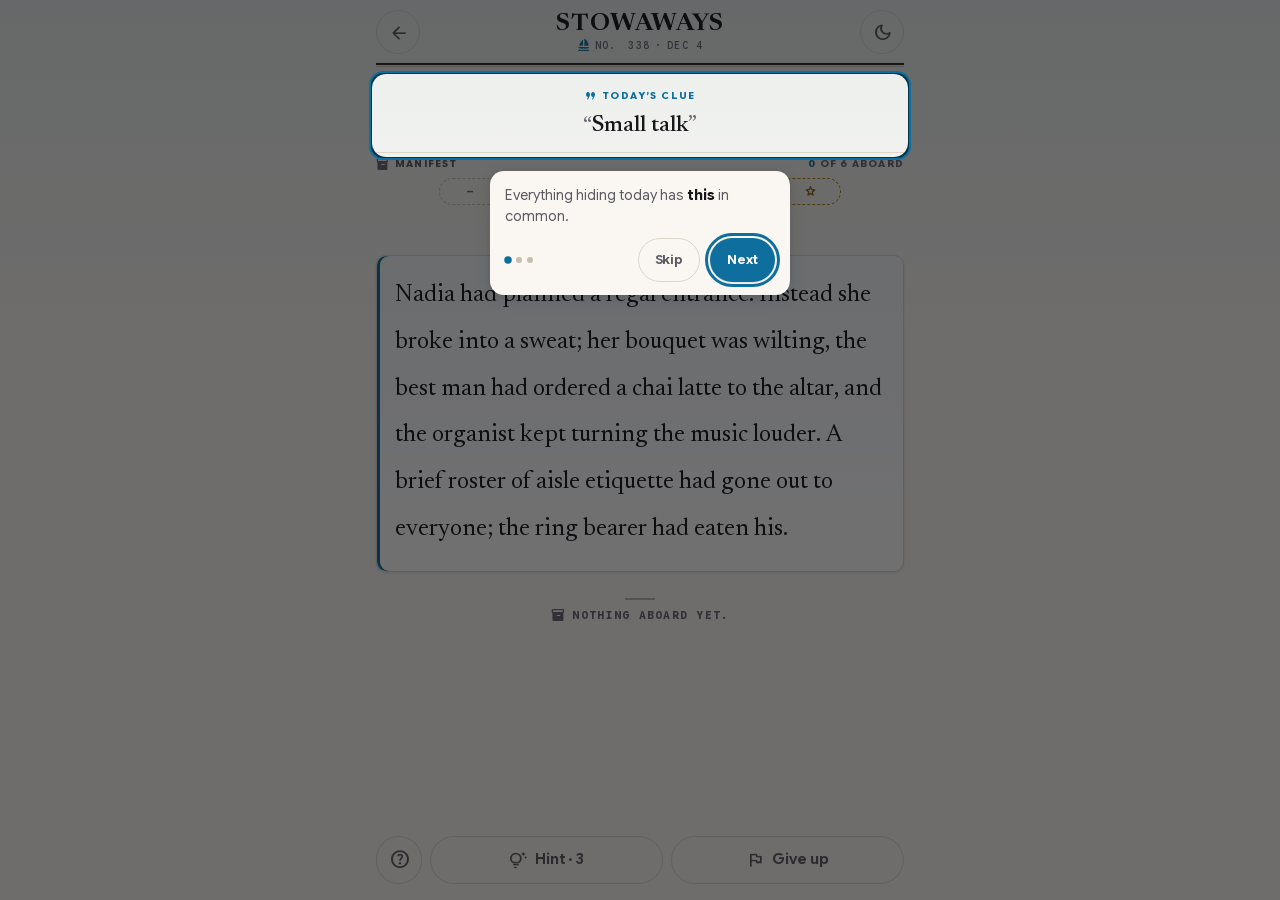
<file: stowaways/index.html>
<!doctype html>
<html lang="en">
<head>
<meta charset="utf-8">
<meta name="viewport" content="width=device-width, initial-scale=1, viewport-fit=cover">
<title>Stowaways — Superfun Daily</title>
<meta name="description" content="Six themed words are hiding in two ordinary sentences. Find them.">
<link rel="icon" href="../favicon.svg" type="image/svg+xml">
<link rel="apple-touch-icon" href="../favicon.svg">
<link rel="stylesheet" href="../shared/fonts.css">
<link rel="stylesheet" href="../shared/icons.css">
<link rel="stylesheet" href="../shared/kit.css">
<link rel="stylesheet" href="font.css">
<style>
  /* ============================================================
     STOWAWAYS — a column of newsprint you can search.

     Surface language is print, not app: hairline rules instead of
     shadows, a double rule under the masthead, one column rail down
     the passage, and a single wash of harbour-blue ink down the page.
     The only real elevation in the game belongs to the passage,
     because the passage is the game.

     Colour: harbour blue carries the search; brass is reserved
     entirely for the keystone, so brass anywhere on the page means
     "this is the one that names the theme".
     --key-text is the brass that is allowed to be small: plain --key
     is a 3:1 fill colour, fine for rules and 20px type, too weak for
     an 11px chip label.
     ============================================================ */
  :root {
    --accent:#0e6f9e; --accent-soft:#d7ebf6; --accent-ink:#ffffff;
    --key:#b07f12; --key-soft:#f9edcb; --key-ink:#2b1f04; --key-text:#8a640c;
    --bad:#b3402f;  --bad-soft:#f7e0da;
    --warn:#a8790a; --warn-soft:#f7ecd0;
    --wash:      rgba(14,111,158,.055);   /* ink settling into the paper   */
    --page-wash: rgba(14,111,158,.07);    /* the same wash, page scale     */
    --sheen:     rgba(14,111,158,.15);    /* the one-off pass over the type*/
    --rule-ink:  #2b2822;                 /* the heavy masthead rule       */
    --font-brand:'Newsreader', 'Iowan Old Style', Georgia, 'Times New Roman', serif;
    --r-col: 10px;
  }
  /* Both dark branches restate every token — a value set on :root here
     out-cascades the kit's own dark-mode value, so anything the kit dims
     (accent-soft, bad, warn) has to be dimmed again in both places. */
  @media (prefers-color-scheme: dark) {
    :root { --accent:#4aa8d8; --accent-soft:#0d2f42; --accent-ink:#08161f;
            --key:#e0b64a; --key-soft:#3a2e10; --key-ink:#1c1608; --key-text:#e8c667;
            --bad:#ef8a76;  --bad-soft:#40201a;
            --warn:#e3a920; --warn-soft:#3a2f12;
            --wash:rgba(74,168,216,.075); --page-wash:rgba(74,168,216,.06);
            --sheen:rgba(74,168,216,.17); --rule-ink:#6a6472; }
  }
  :root[data-theme="dark"] {
    --accent:#4aa8d8; --accent-soft:#0d2f42; --accent-ink:#08161f;
    --key:#e0b64a; --key-soft:#3a2e10; --key-ink:#1c1608; --key-text:#e8c667;
    --bad:#ef8a76;  --bad-soft:#40201a;
    --warn:#e3a920; --warn-soft:#3a2f12;
    --wash:rgba(74,168,216,.075); --page-wash:rgba(74,168,216,.06);
    --sheen:rgba(74,168,216,.17); --rule-ink:#6a6472;
  }
  :root[data-theme="light"] {
    --accent:#0e6f9e; --accent-soft:#d7ebf6; --accent-ink:#ffffff;
    --key:#b07f12; --key-soft:#f9edcb; --key-ink:#2b1f04; --key-text:#8a640c;
    --bad:#b3402f;  --bad-soft:#f7e0da;
    --warn:#a8790a; --warn-soft:#f7ecd0;
    --wash:rgba(14,111,158,.055); --page-wash:rgba(14,111,158,.07);
    --sheen:rgba(14,111,158,.15); --rule-ink:#2b2822;
  }

  body {
    background-image: linear-gradient(180deg, var(--page-wash), rgba(0,0,0,0) 340px);
    background-repeat: no-repeat;
  }
  /* kit's `.btn:has(.ms) { display:inline-flex }` is a class selector and so
     out-ranks the UA sheet's `[hidden] { display:none }`. Any button in this
     file that both carries a symbol and gets hidden needs this or it never
     goes away. */
  [hidden] { display: none !important; }

  .stage { justify-content: flex-start; gap: 10px; padding: 4px 0 0; }
  /* the live region is absolutely positioned; pin it so it cannot add a
     stray pixel of page height and defeat the no-scroll layout */
  #live { position: fixed; top: 0; left: 0; }
  /* In-play messages no longer float: they set into the dispatch line below
     the passage (see .log). The only toast left in the game is the clipboard
     confirmation, which fires while the result sheet is up — and the kit's
     scrim is z-index 100, so the layer has to climb above it or the one
     confirmation the player actually waits for is invisible. */
  #toast-layer { z-index: 150; }

  /* ---------- the masthead ----------
     Same bar structure as the other four — back left, wordmark centre,
     utilities right — but set as a newspaper flag: the display serif in
     caps over a dateline, and a proper double rule underneath.

     The flanks are IDENTICAL tracks, so the auto centre track is on the
     true horizontal centre of the bar rather than centred in whatever is
     left over. That only works if the flanks are cheap enough to leave the
     wordmark room, and here the arithmetic is unforgiving: this masthead
     carries a nine-cap serif AND a dateline under it, ~131px wide at a
     320px viewport. A 320 phone gives the bar 288px. Two 44px buttons and
     a gap on the right (94px) mirrored on the left leaves 92px for a 131px
     lockup — the wordmark goes straight through the theme button, which is
     exactly what it used to do. One 44px button per flank leaves 192px,
     and the wordmark clears each button by ~34px.
     So the help sheet moved to the controls row at the bottom of the page,
     where it is a bigger thumb target anyway, and the bar keeps the back
     arrow and the theme toggle and nothing else. */
  .bar {
    display: grid; align-items: center; gap: 4px;
    grid-template-columns: minmax(44px, 1fr) auto minmax(44px, 1fr);
    padding: 10px 0 9px;
    border-bottom: 2px solid var(--rule-ink);
    margin-bottom: 13px; position: relative;
  }
  .bar::after {
    content: ''; position: absolute; left: 0; right: 0; bottom: -4px;
    height: 1px; background: var(--line-2);
  }
  .bar .back { justify-self: start; }
  .bartools { display: flex; gap: 6px; justify-self: end; }
  .lockup { min-width: 0; text-align: center; }
  .lockup h1 {
    font-family: var(--font-brand);
    font-size: clamp(19px, 5.8vw, 24px);
    font-weight: 600; font-variation-settings: 'opsz' 60, 'wght' 620;
    letter-spacing: .04em; text-transform: uppercase;
    margin: 0; line-height: 1.04; white-space: nowrap;
  }
  /* 10px is the suite floor for micro-labels — no surface in the lineup sets
     furniture smaller, so neither does this one. The half point is bought back
     out of tracking rather than paid for in width: a mono cap costs 7.13px at
     9.5px/.15em and 7.20px at 10px/.12em, so the nowrap dateline gains about
     1% on a 100px string inside a middle column with 57px of slack before
     either flank reaches the 44px its button needs. */
  .dateline {
    margin: 3px 0 0; display: flex; align-items: center; justify-content: center; gap: 5px;
    font-family: var(--font-mono); font-size: 10px; font-weight: 500;
    letter-spacing: .12em; text-transform: uppercase; color: var(--ink-3);
    white-space: nowrap; line-height: 1;
  }
  .dateline .ms { --ms-size: 13px; --ms-fill: 1; color: var(--accent); }

  /* ---------- the kicker ----------
     One line of standfirst: what the six words have in common. The board
     already says there are six and that they are hidden, so this says
     neither. */
  .kicker {
    text-align: center; padding: 9px 4px 11px; position: relative;
    border-bottom: 1px solid var(--line);
  }
  /* When the keystone comes aboard the clue is answered — it named the theme.
     The standfirst does not change what it says; it changes what it IS, and
     the rule under it draws itself again in brass. Transform only. */
  .kicker::after {
    content: ''; position: absolute; left: 0; right: 0; bottom: -1px; height: 1px;
    background: var(--key); transform: scaleX(0);
    transition: transform .55s var(--ease-out);
  }
  .kicker.solved::after { transform: scaleX(1); }
  .kicker.solved .kick-l { color: var(--key-text); }
  .kicker.solved .kick-c::before,
  .kicker.solved .kick-c::after { color: var(--key); }
  .kick-l {
    display: inline-flex; align-items: center; gap: 5px;
    font-size: 10px; font-weight: 800; letter-spacing: .14em;
    text-transform: uppercase; color: var(--accent);
    transition: color var(--dur-3) var(--ease-out);
  }
  .kick-l .ms { --ms-size: 13px; --ms-fill: 1; }
  .kick-c {
    margin: 2px 0 0; font-family: var(--font-brand);
    font-size: clamp(19px, 5.6vw, 23px); font-weight: 500;
    color: var(--ink); line-height: 1.25;
  }
  .kick-c::before { content: '\201C'; color: var(--ink-3); }
  .kick-c::after  { content: '\201D'; color: var(--ink-3); }

  /* ---------- the manifest ----------
     Six berths and a count, filling up like a ship's list. The starred
     berth is the keystone and it is brass from the first glance, so the
     board itself says one of these is different before anyone reads a rule.
     NB the keystone modifier is `.ks`, not `.key` — kit.css already owns
     `.key` for the on-screen keyboard and it would flex-grow the chip.

     The line-height here is the price of the 10px floor, not decoration: this
     row is 14px tall because the crate glyph is 14px, and a `normal` line box
     fitted inside that at 9.5px but is 14.5px at 10px and would take over —
     half a pixel the berths, the passage and the autofit all inherit. Pinned
     to 1, the icon keeps setting the height and nothing below this rule
     moves. The dateline is pinned for the same reason. */
  .man-head {
    display: flex; align-items: center; justify-content: space-between; gap: 8px;
    font-size: 10px; font-weight: 800; letter-spacing: .12em; line-height: 1;
    text-transform: uppercase; color: var(--ink-3); margin-bottom: 7px;
  }
  .man-head .l { display: inline-flex; align-items: center; gap: 5px; color: var(--ink-2); }
  .man-head .ms { --ms-size: 14px; --ms-fill: 1; color: var(--ink-3); }
  .man-head b { color: var(--accent); font-weight: 800; }
  /* The berth block is held at its FILLED height from the first frame.
     Empty berths are all one width — no berth is ever wider than another, so
     nothing about the block leaks a word length — and the reserved two rows
     mean landing a nine-letter word can never wrap the manifest, grow the
     page and force refit() to shrink the passage under the reader's thumb.
     Above ~500px everything fits on one row anyway, so the reserve is off. */
  .chips {
    display: flex; flex-wrap: wrap; gap: 6px;
    justify-content: center; align-items: center; align-content: center;
    min-height: 60px;
  }
  .chip {
    flex: 0 0 auto; position: relative; overflow: hidden; isolation: isolate;
    font-family: var(--font-mono); font-size: 11.5px; letter-spacing: .06em;
    line-height: 1.2; text-transform: uppercase; font-weight: 700;
    padding: 5px 10px; min-width: 62px; height: 27px; text-align: center;
    display: inline-flex; align-items: center; justify-content: center;
    border: 1px dashed var(--line-2); border-radius: var(--r-pill);
    color: var(--ink-3); background: transparent;
    transition: color .25s var(--ease-out), border-color .25s var(--ease-out);
  }
  /* the berth ground is a separate layer so it can WASH in from the left
     rather than switching on — the same left-to-right ink the passage uses */
  .chip::before {
    content: ''; position: absolute; inset: 0; z-index: 0;
    background: var(--accent-soft);
    transform: scaleX(0); transform-origin: left center;
  }
  .chip .lbl {
    position: relative; z-index: 1;
    display: inline-flex; align-items: center; gap: 5px;
  }
  .chip .ms { --ms-size: 13px; --ms-wght: 500; }
  .chip.on { color: var(--accent); border: 1px solid var(--accent); }
  .chip.on::before { transform: scaleX(1); }
  .chip.ks { border-color: var(--key); color: var(--key-text); }
  .chip.ks .ms { color: var(--key-text); }
  .chip.ks::before { background: var(--key-soft); }
  .chip.ks.on { color: var(--key-text); border-color: var(--key); }
  .chip.ks.on .ms { --ms-fill: 1; }   /* the star fills the moment it is true */
  .chip.miss { color: var(--bad); border: 1px solid var(--bad); }
  .chip.miss::before { background: var(--bad-soft); transform: scaleX(1); }
  .chip.miss .ms { color: var(--bad); }
  /* A berth being claimed: the ground washes across, the chip stamps down.
     --d carries the stagger so the chip and its ::before ground start
     together; the reveal at the end of a lost day walks the missed berths
     onto the list one after another instead of dumping all of them. */
  .chip.just          { animation: chip-stamp .46s var(--ease-spring) var(--d, 0s) both; }
  .chip.just::before  { animation: chip-wash  .40s var(--ease-out)    var(--d, 0s) both; }
  .chip.miss.just     { animation: chip-drop  .44s var(--ease-out)    var(--d, 0s) both; }
  @keyframes chip-stamp { 0% { transform: scale(1.26) } 100% { transform: none } }
  @keyframes chip-wash  { from { transform: scaleX(0) } to { transform: scaleX(1) } }
  @keyframes chip-drop  {
    0%   { opacity: 0; transform: translateY(-5px) scale(1.08) }
    100% { opacity: 1; transform: none }
  }

  /* ---------- readout ----------
     One line, above the passage, that only ever answers "what do I touch
     next". It never carries consequences — those set into the dispatch line
     below the passage — so the two never fight for the same glance. */
  .readout {
    height: 30px; display: flex; align-items: center; justify-content: center; gap: 6px;
    font-family: var(--font-mono); font-size: 15px; letter-spacing: .16em;
    color: var(--accent); font-weight: 700; text-transform: uppercase;
    white-space: nowrap; overflow: hidden; text-align: center;
  }
  .readout.idle { font-family: var(--font-ui);
    font-size: clamp(11.5px, 3.4vw, 13px); letter-spacing: 0;
    color: var(--ink-3); font-weight: 400; text-transform: none;
    white-space: nowrap; line-height: 1.3; }
  /* nowrap in a fixed 30px box would clip in silence at a large browser
     minimum font size; ellipsis at least makes the truncation say so */
  .readout.idle span:not(.ms) { overflow: hidden; text-overflow: ellipsis; min-width: 0; }
  .readout.idle .ms { --ms-size: 16px; color: var(--ink-3); flex: 0 0 auto; }
  .readout.armed { color: var(--accent); font-weight: 600; }
  .readout.armed .ms { --ms-fill: 1; color: var(--accent); }
  /* the instruction ARRIVES rather than swapping: each new state rises the
     way a fresh line of type does. The drag readout writes textContent with
     no child element, so the letters under your thumb stay instant. */
  .readout.idle > * { animation: read-in var(--dur-2) var(--ease-out) both; }
  @keyframes read-in { from { opacity: 0; transform: translateY(4px) } }

  /* ---------- the dispatch line ----------
     The well between the passage and the controls used to be empty air held
     open so a floating toast had somewhere to land. It is now the game's
     running record: what just happened, in the ship's-log register, set
     under a short rule that wipes in like a fresh mark. Consequences live
     here; instructions live above the passage. It is a fixed height so a
     message can never grow the page and re-wrap the passage. */
  .log { height: 58px; display: grid; place-items: center; text-align: center; }
  .log-l {
    margin: 0; padding-top: 10px; position: relative; max-width: 100%;
    display: inline-flex; align-items: center; justify-content: center; gap: 7px;
    font-family: var(--font-mono); font-size: 11.5px; font-weight: 700;
    letter-spacing: .11em; text-transform: uppercase; line-height: 1.35;
    color: var(--ink-3);
    animation: log-in var(--dur-2) var(--ease-out) both;
  }
  .log-l::before {
    content: ''; position: absolute; top: 0; left: 50%; width: 30px; height: 2px;
    margin-left: -15px; background: currentColor; opacity: .45;
    transform: scaleX(0); animation: rule-wipe var(--dur-3) var(--ease-out) forwards;
  }
  .log-l .ms { --ms-size: 15px; --ms-fill: 1; flex: 0 0 auto; }
  .log-l.good { color: var(--accent); }
  .log-l.bad  { color: var(--bad); }
  .log-l.note { color: var(--ink-2); }
  /* A near miss is not a miss and not a find, so its rule is neither: it is
     drawn half in harbour blue and half in red, on the side the player
     actually got right. The smallest mark on the page tells the truest
     version of the story. */
  .log-l.near  { color: var(--accent); }
  .log-l.near::before  { opacity: 1;
    background: linear-gradient(90deg, var(--accent) 50%, var(--bad) 50%); }
  .log-l.near2::before {
    background: linear-gradient(90deg, var(--bad) 50%, var(--accent) 50%); }
  .log-l.ks   { color: var(--key-text); font-size: 12.5px; letter-spacing: .13em; }
  .log-l.ks::before { background: var(--key); opacity: 1; }
  @keyframes log-in   { from { opacity: 0; transform: translateY(5px) } }
  @keyframes rule-wipe { from { transform: scaleX(0) } to { transform: scaleX(1) } }

  /* ============================================================
     THE PASSAGE — the hero.

     Every character is its own targetable span, which is normally a
     recipe for text that looks like a ransom note. Three rules keep it
     reading as prose:

       1. Each cell pads outward by --bleed and pulls back in by the
          same amount in negative margin. Net advance width is exactly
          the natural glyph width, so tracking is untouched — but the
          painted boxes of neighbouring cells OVERLAP, so a highlight
          runs as one unbroken ribbon straight through the spaces it
          hides in. No gaps, no fragmentation, no reflow.
       2. EVERY cell is an inline-block with the same --band line-height
          and no vertical padding. That is what makes the ribbon flush:
          letters, commas and spaces all paint a box of identical height
          on an identical baseline. Leave a space as `display:inline` and
          its background is sized by font metrics instead, which notches
          the ribbon at every gap. The <wbr> the renderer emits after
          each space is what keeps the paragraph wrapping once the
          spaces stop being breakable text.
       3. Nothing that highlights may touch the box model. Ever. If the
          letter you are aiming at moves, the game is broken. That
          includes WEIGHT: a variable face is wider at 600 than at 400,
          so a found word cannot be bolded — it would re-wrap the
          paragraph under the reader's thumb. Found type gets its extra
          colour from -webkit-text-stroke instead, which is painted and
          costs no advance width.

     The face is Newsreader, at a reading optical size — this is the one
     game in the suite whose hero is prose, so it is set like prose.
     ============================================================ */
  .passage {
    --bleed: .085em;
    --band: 1.5;
    --rest-op: 1;
    background: var(--white);
    background-image: linear-gradient(180deg, var(--wash), rgba(0,0,0,0) 85%);
    border: 1px solid var(--line);
    border-radius: var(--r-col);
    /* the column rail — the same inset rule the reveal rows carry, so the
       passage and its afterword read as one printed column */
    box-shadow: var(--shadow-1), inset 3px 0 0 var(--accent);
    padding: 16px 15px 18px 18px;
    font-family: var(--font-brand);
    font-size: clamp(18px, 5.1vw, 21px);
    font-weight: 400;
    font-optical-sizing: auto;
    line-height: 1.95;
    letter-spacing: 0;
    color: var(--ink);
    text-wrap: pretty;
    user-select: none; -webkit-user-select: none;
    -webkit-tap-highlight-color: transparent;
    touch-action: none; cursor: crosshair;
    hyphens: none;
    /* isolate + relative make this a stacking context, so the ink effects
       below can sit at z-index -1: above the paper, UNDER the type. Ink
       soaking into a page never covers the letters it is soaking around. */
    position: relative; isolation: isolate; overflow: hidden;
  }
  /* the empty state: one slow pass of light across the column on first load,
     before a single word has been found. It says "this surface lights up"
     without saying a word, and it is purely decorative — the instruction is
     the readout above, which does not depend on any of this running. */
  .passage::after {
    content: ''; position: absolute; inset: 0; z-index: -1; pointer-events: none;
    background: linear-gradient(102deg,
      rgba(0,0,0,0) 34%, var(--sheen) 50%, rgba(0,0,0,0) 66%);
    opacity: 0; transform: translateX(-55%);
  }
  .passage.sheen::after { animation: sheen 1.7s var(--ease-in-out) .45s both; }
  @keyframes sheen {
    0%        { opacity: 0; transform: translateX(-55%) }
    22%, 74%  { opacity: 1 }
    100%      { opacity: 0; transform: translateX(55%) }
  }
  /* the keystone bloom — see land(). A flare of brass that spreads out of the
     word and soaks away through the column. Transform + opacity only. */
  .bloom {
    position: absolute; z-index: -1; pointer-events: none;
    width: 44px; height: 44px; margin: -22px 0 0 -22px; border-radius: 50%;
    background: radial-gradient(circle closest-side, var(--key), rgba(0,0,0,0));
    animation: bloom 1.05s var(--ease-out) forwards;
  }
  @keyframes bloom {
    0%   { transform: scale(.35); opacity: .9 }
    100% { transform: scale(16);  opacity: 0 }
  }
  /* The passage takes focus on pointerdown so the keyboard path keeps working
     after a tap — but a tap must not paint a focus ring round the whole card.
     .pf marks "focus came from a pointer" and is dropped on the first keypress. */
  .passage:focus-visible { outline: 3px solid var(--accent); outline-offset: 3px; }
  .passage.pf:focus-visible { outline: none; }
  .wd { display: inline-block; }
  .ch {
    display: inline-block;
    line-height: var(--band);
    padding: 0 var(--bleed);
    margin: 0 calc(-1 * var(--bleed));
    transition: background .2s ease, color .2s ease, opacity .45s ease;
  }
  .ch.sp { white-space: pre; }

  /* progressive lighting-up: as stowaways come aboard, the carrier prose
     recedes a step at a time so the finds read as the lit part of the page.
     It never goes far enough to hurt the search. */
  .passage .ch:not(.fnd):not(.mis):not(.sel):not(.tip) { opacity: var(--rest-op); }

  .ch.fnd  { background: var(--accent-soft); color: var(--accent);
             -webkit-text-stroke: .3px currentColor; }
  .ch.fnd.k{ background: var(--key-soft); color: var(--key-text); }
  .ch.mis  { background: var(--bad-soft); color: var(--bad);
             -webkit-text-stroke: .3px currentColor; }
  /* live selection outranks everything underneath it — while you are dragging,
     the only thing that matters is the exact range you have marked. It tracks
     the thumb faster than the found wash: an acknowledgement, not a flourish. */
  .passage .ch.sel { background: var(--accent); color: var(--accent-ink);
                     transition-duration: .11s, .11s, .45s; }

  /* ---------- the three answers ----------
     A find, a near miss and a plain miss must never be mistaken for one
     another at a glance. All three start SOLID — full-strength ink — and cool
     to their soft ground, which is also their static state, so with
     prefers-reduced-motion every one of them is still there and still the
     right colour; only the cooling is lost. */
  .passage .ch.no  { background: var(--bad-soft); color: var(--bad);
                     -webkit-text-stroke: .3px currentColor;
                     animation: ink-no .6s var(--ease-out) both; }
  /* a near miss keeps the end you got RIGHT lit in harbour blue while the
     rest of the range bleeds red. "Right first letter, wrong length" said in
     ink instead of in words — and it leaks nothing the message did not. */
  .passage .ch.no.hit { background: var(--accent-soft); color: var(--accent);
                        animation-name: ink-yes; }
  @keyframes ink-no  { 0% { background: var(--bad);    color: var(--accent-ink) }
                       45%, 100% { background: var(--bad-soft);    color: var(--bad) } }
  @keyframes ink-yes { 0% { background: var(--accent); color: var(--accent-ink) }
                       45%, 100% { background: var(--accent-soft); color: var(--accent) } }
  /* the end-of-day reveal: each missed word bleeds up out of the page in
     turn, left to right, so a loss is a sequence of small gut-punches rather
     than one flat wall of red */
  .ch.rev { animation: ink-rev .72s var(--ease-out) var(--d, 0s) both; }
  @keyframes ink-rev {
    0%   { background: rgba(0,0,0,0); color: inherit }
    38%  { background: var(--bad); color: var(--accent-ink) }
    100% { background: var(--bad-soft); color: var(--bad) }
  }

  /* one ring, expanding once, wherever the game has just put a mark: the
     armed first letter, and the letter a hint lands on. A STATE always sits
     underneath it (.anc, .tip), so the ring is the flourish and never the
     information — reduced motion loses nothing that matters. */
  .ch.ping { position: relative; }
  .ch.ping::after {
    content: ''; position: absolute; inset: -4px; border-radius: 9px;
    border: 2px solid var(--ping, var(--accent)); pointer-events: none;
    animation: ping-out .5s var(--ease-out) forwards;
  }
  .ch.ping.w { --ping: var(--warn); }
  @keyframes ping-out {
    from { transform: scale(.6); opacity: 1 }
    to   { transform: scale(1.55); opacity: 0 }
  }
  /* found/missed ends use cap/cbp; the transient selection uses its own pair so
     clearing a selection can never strand a rounded corner mid-word */
  .ch.cap, .ch.scap { border-top-left-radius: 7px; border-bottom-left-radius: 7px; }
  .ch.cbp, .ch.scbp { border-top-right-radius: 7px; border-bottom-right-radius: 7px; }
  .ltr.anc { box-shadow: inset 0 0 0 2px var(--accent); border-radius: 6px; }
  .ltr.cur { box-shadow: inset 0 0 0 2px var(--ink-2); border-radius: 6px; }
  /* The hint marker is a STATE first and a pulse second: it has to still be
     visible with prefers-reduced-motion, where the pulse is zeroed out. */
  .ltr.tip {
    box-shadow: inset 0 0 0 2px var(--warn); background: var(--warn-soft);
    border-radius: 6px; animation: beacon 1.4s ease-in-out infinite;
  }
  @keyframes beacon {
    0%,100% { background: var(--warn-soft); }
    50%     { background: transparent; }
  }

  /* ---------- the lock: a left-to-right wave that cools from solid to soft.
     Staggered per cell, so a six-letter find visibly *zips* shut.  ---------- */
  @keyframes lock-fill {
    0%, 52% { background: var(--accent); color: var(--accent-ink); }
    100%    { background: var(--accent-soft); color: var(--accent); }
  }
  @keyframes lock-fill-k {
    0%, 52% { background: var(--key); color: var(--key-ink); }
    100%    { background: var(--key-soft); color: var(--key-text); }
  }
  @keyframes lock-lift { 0%, 100% { transform: none } 36% { transform: translateY(-4px) } }
  /* the keystone lifts further and settles back through the baseline — it is
     the heaviest thing on the page and it should land like it */
  @keyframes lock-lift-k {
    0%, 100% { transform: none }
    34%      { transform: translateY(-7px) scale(1.06) }
    72%      { transform: translateY(1px) }
  }
  .ch.lock       { animation: lock-fill .52s ease-out both; }
  .ltr.lock,
  .pun.lock      { animation: lock-fill .52s ease-out both,
                              lock-lift .4s cubic-bezier(.3,.9,.4,1) both; }
  .ch.k.lock     { animation: lock-fill-k .62s ease-out both; }
  .ltr.k.lock,
  .pun.k.lock    { animation: lock-fill-k .62s ease-out both,
                              lock-lift-k .58s var(--ease-spring) both; }

  /* ---------- controls ----------
     Three thumb targets on one line, and on a 320px phone that line has
     288px to spend — so the help control is a bare symbol at a fixed 46px
     and the two labelled buttons split what is left. Below 380px the side
     padding comes in too: a .btn's default 20px each side is 40px of air
     per button, which is the difference between "Give up" fitting and the
     row pushing the page sideways. */
  .controls { display: flex; gap: 8px; margin-top: auto; padding-top: 12px; }
  .controls .btn { flex: 1; min-height: 46px; }
  .controls .btn.icon { flex: 0 0 46px; padding: 0; }
  .controls .btn .ms { --ms-size: 18px; }
  .controls .btn.icon .ms { --ms-size: 21px; }
  /* every control acknowledges the thumb before the action resolves: the
     symbol fills on press, and the hint lamp stays lit for a beat after a
     hint is actually spent so the button confirms its own effect */
  .controls .btn:active .ms { --ms-fill: 1; }
  #hintBtn.spent .ms { --ms-fill: 1; --ms-wght: 600; color: var(--warn); }
  /* the tour's own buttons are the first thing a first-timer ever taps, so
     they get the same 44px thumb target as everything else in the game */
  #tour-layer .bub .btn { min-height: 44px; }
  /* the last coach mark SHOWS the trick rather than describing it — on a
     phrase that is checked, in verify terms, against every shipped passage.
     See the DEMO PHRASE note by openHelp(): teaching the gesture on a string
     that occurs in a passage hands that passage's answer away for free. */
  #tour-layer .bub .ex {
    display: block; margin-top: 9px; text-align: center;
    font-family: var(--font-brand); font-size: 18px; line-height: 1.6;
    color: var(--ink);
  }
  #tour-layer .bub .ex b {
    background: var(--accent-soft); color: var(--accent); font-weight: 400;
    -webkit-text-stroke: .3px currentColor;
    border-radius: 5px; padding: 2px 3px; margin: 0 -1px;
  }

  /* short phones (SE, older Androids): tighten the chrome so the passage
     keeps enough room to stay legible without the page having to scroll */
  @media (max-height: 730px) {
    .bar { padding: 7px 0 7px; margin-bottom: 11px; }
    .lockup h1 { font-size: clamp(19px, 5.8vw, 23px); }
    .kicker { padding: 7px 4px 8px; }
    .kick-c { font-size: clamp(17px, 5vw, 20px); }
    .man-head { margin-bottom: 5px; }
    .chips { gap: 5px; min-height: 55px; }
    .chip { font-size: 10.5px; padding: 4px 8px; min-width: 56px; height: 25px; }
    .readout { height: 26px; }
    .passage { line-height: 1.85; padding: 13px 13px 15px 16px; }
    /* Short screens cannot spare 58px for the dispatch line, and every 8px
       taken off the chrome here is worth a whole step of passage type: the
       autofit shrinks by half a point at a time, but the passage only gets
       SHORTER when a line reflows, so 12px of chrome is the difference
       between 16.6px and 18.1px of reading face on a 375x667 phone. */
    .log { height: 38px; }
    .log-l { padding-top: 8px; font-size: 10.5px; letter-spacing: .09em; }
    .stage { gap: 6px; }
    .controls { padding-top: 8px; }
    .controls .btn { min-height: 44px; padding: 10px 14px; }
  }
  /* Narrow phones: the controls row is three items wide now, so the side
     padding has to come in or "Give up" stops fitting and the row pushes
     the page sideways. Declared after the short-screen block on purpose —
     a 320x568 phone matches both and this is the one that must win. */
  @media (max-width: 380px) {
    .controls { gap: 6px; }
    .controls .btn { padding-left: 10px; padding-right: 10px; }
    .controls .btn:has(.ms) { gap: 6px; }
    .controls .btn.icon { padding: 0; }
  }
  /* Past ~500px of column the whole manifest fits on one row, filled or
     empty, so the two-row reserve has nothing to protect and would only
     leave a hole. Declared last so it also wins over the short-screen block
     above, which a short, wide desktop window matches too. */
  @media (min-width: 500px) { .chips { min-height: 0; } }

  /* ---------- the afterword ----------
     Where every stowaway was, set as column rows carrying the same rail
     as the passage above them. */
  .found-list { display: flex; flex-direction: column; gap: 7px; margin-top: 2px; }
  .fl-row {
    display: flex; gap: 10px; align-items: baseline;
    background: var(--white); border: 1px solid var(--line);
    border-radius: var(--r-sm); padding: 9px 11px;
    box-shadow: inset 3px 0 0 var(--accent);
  }
  .fl-row.k { box-shadow: inset 3px 0 0 var(--key); }
  .fl-row.m { box-shadow: inset 3px 0 0 var(--bad); }
  .fl-w { font-family: var(--font-mono); font-size: 11.5px; font-weight: 700;
          letter-spacing: .08em; color: var(--accent); flex: 0 0 auto; min-width: 74px; }
  .fl-row.k .fl-w { color: var(--key-text); }
  .fl-row.m .fl-w { color: var(--bad); }
  .fl-t { font-family: var(--font-brand); font-size: 15px; line-height: 1.7; color: var(--ink-2); }
  .fl-t b { color: var(--accent); background: var(--accent-soft); font-weight: 400;
            -webkit-text-stroke: .3px currentColor;
            border-radius: 4px; padding: 2px 3px; margin: 0 -1px; }
  .fl-row.k .fl-t b { background: var(--key-soft); color: var(--key-text); }
  .fl-row.m .fl-t b { background: var(--bad-soft); color: var(--bad); }

  /* the byline: the theme, named at last, in brass */
  .themebar {
    text-align: center; padding: 11px 12px 12px; border-radius: var(--r-col);
    background: var(--key-soft); color: var(--key-text);
    box-shadow: inset 3px 0 0 var(--key);
    font-family: var(--font-brand); font-size: 21px; font-weight: 600;
    font-variation-settings: 'opsz' 34, 'wght' 600;
    letter-spacing: .01em; line-height: 1.15;
  }
  .themebar .ms { --ms-size: 17px; --ms-fill: 1; vertical-align: -2px; margin-right: 5px; }
  .themebar small { display: block; font-family: var(--font-ui); font-size: 12.5px;
    font-weight: 400; font-variation-settings: normal; letter-spacing: 0;
    color: var(--ink-2); margin-top: 3px; }

  /* ---------- type ----------
     Display serif carries the emotional type only: the wordmark, the clue,
     the verdict, the numbers that matter. Everything dense stays in the
     suite's sans. */
  .sheet h2 {
    font-family: var(--font-brand); font-size: 30px; font-weight: 600;
    font-variation-settings: 'opsz' 46, 'wght' 620; letter-spacing: -.005em;
    line-height: 1.1; margin-bottom: 6px;
  }
  .stat .n {
    font-family: var(--font-brand); font-weight: 600;
    font-variation-settings: 'opsz' 30, 'wght' 620; letter-spacing: 0;
    font-variant-numeric: lining-nums tabular-nums; font-size: 23px;
  }
  .stat .n .ms { --ms-size: 22px; --ms-wght: 500; color: var(--key); }
  .stat .n .ms.off { color: var(--ink-3); }
  .btn { font-weight: 650; letter-spacing: -.005em; }
  .sheet .rules { line-height: 1.6; }
  .sheet .rules li { margin-bottom: 9px; }
  /* the share block is a column too — same rail as the passage it came from */
  .sharegrid { box-shadow: inset 3px 0 0 var(--accent); border-radius: var(--r-col); }
  .stat { border-radius: var(--r-col); }

  /* ---------- the result stamp ----------
     Every day ends with a mark pressed onto the page. It is the first thing
     in the sheet and the first thing in the screenshot, and which mark it is
     is the whole story: brass anchor for a clean sweep, blue for all six,
     red for the ones that got away. It presses down rather than fading in —
     .stagger's rise is deliberately overridden here. */
  .seal {
    width: 60px; height: 60px; border-radius: 50%; margin: 0 auto 12px;
    display: grid; place-items: center;
    border: 2px solid currentColor; color: var(--accent); background: var(--accent-soft);
    animation: stamp .46s var(--ease-spring) .04s both;
  }
  .seal .ms { --ms-size: 29px; --ms-fill: 1; }
  .seal.k { color: var(--key-text); border-color: var(--key); background: var(--key-soft); }
  .seal.m { color: var(--bad); background: var(--bad-soft); }
  @keyframes stamp {
    0%   { opacity: 0; transform: scale(1.55) rotate(-7deg) }
    55%  { opacity: 1 }
    100% { opacity: 1; transform: none }
  }

  /* ---------- the ones that got away ----------
     A loss is only a near miss if you are shown exactly what you missed. */
  .gotaway {
    display: flex; flex-wrap: wrap; gap: 6px; justify-content: center;
    align-items: center; margin: 0 0 14px;
  }
  .gotaway .gl {
    font-size: 10px; font-weight: 800; letter-spacing: .13em;
    text-transform: uppercase; color: var(--ink-3); width: 100%; text-align: center;
    margin-bottom: 1px;
  }
  .gotaway .gw {
    font-family: var(--font-mono); font-size: 11.5px; font-weight: 700;
    letter-spacing: .06em; text-transform: uppercase;
    padding: 5px 11px; border-radius: var(--r-pill);
    background: var(--bad-soft); color: var(--bad); border: 1px solid var(--bad);
    display: inline-flex; align-items: center; gap: 5px;
  }
  .gotaway .gw.k { background: var(--key-soft); color: var(--key-text); border-color: var(--key); }
  .gotaway .gw .ms { --ms-size: 13px; --ms-fill: 1; }

  .keys { font-size: 12.5px; color: var(--ink-3); text-align: center;
    margin: 14px 0 0; line-height: 2.2; }
  .keys kbd { font-family: var(--font-mono); font-size: 11.5px; background: var(--paper-2);
    border: 1px solid var(--line); border-radius: 4px; padding: 2px 6px; color: var(--ink-2); }

  /* ---------- the help diagram ----------
     Two lines: the sentence as your eye reads it, then the same sentence
     with the stowaway lit. That is the whole game in one look. */
  .demo {
    background: var(--white); border: 1px solid var(--line);
    border-radius: var(--r-col); box-shadow: inset 3px 0 0 var(--accent);
    padding: 12px 14px 11px; margin: 14px 0; text-align: center;
  }
  .demo-r { font-family: var(--font-brand); font-size: 19px; line-height: 1.85; color: var(--ink); }
  .demo-r.pale { color: var(--ink-3); }
  .demo-r b { background: var(--accent-soft); color: var(--accent); font-weight: 400;
    -webkit-text-stroke: .3px currentColor;
    border-radius: 5px; padding: 2px 3px; margin: 0 -1px; }
  .demo-c { font-family: var(--font-mono); font-size: 10px; letter-spacing: .12em;
    text-transform: uppercase; color: var(--ink-3); margin-top: 7px; }

  /* ============================================================
     REDUCED MOTION
     The other four games each carry this block; this one did not, and
     the JS `calm()` gate only covers what JS starts. The kit zeroes
     every animation DURATION but leaves DELAYS alone, and an entrance
     that fills `both` holds its FIRST frame for the whole delay — which
     for the lock is full-strength ink. Everything staged below is
     therefore switched off outright: each one's resting style already
     is the frame it was going to land on, so nothing in this file
     depends on an animation having been allowed to run.
     ============================================================ */
  @media (prefers-reduced-motion: reduce) {
    /* .stagger is the kit's own rule and has the same fault: `backwards`
       behind delays of up to .44s, so a result sheet still assembles itself
       line by line in front of someone who asked for none of that. */
    .stagger > *, .seal,
    /* the lock zips a find shut cell by cell off an inline per-cell delay;
       .fnd underneath it is already exactly the frame it settles on */
    .ch.lock, .ltr.lock, .pun.lock, .ch.k.lock, .ltr.k.lock, .pun.k.lock,
    .ch.rev, .chip.just, .chip.just::before, .chip.miss.just {
      animation: none !important;
    }
    /* an infinite loop at .01ms is a repaint forever for nothing — and the
       hint marker is a STATE (ring plus warm ground) with the pulse only
       sitting on top of it, so the beacon loses nothing that matters */
    .ltr.tip { animation: none; }
    /* the kit opens its coach bubble on a .1s delay that it does not zero */
    #tour-layer .bub { animation-delay: 0s !important; }
  }
</style>
</head>
<body>

<div class="app">
  <header class="bar">
    <a class="iconbtn back" href="../" aria-label="All games" title="All games">
      <span class="ms" aria-hidden="true">arrow_back</span>
    </a>
    <div class="lockup">
      <h1>Stowaways</h1>
      <p class="dateline">
        <span class="ms" aria-hidden="true">sailing</span>
        No.&nbsp;<span id="pno"></span> · <span id="dline"></span>
      </p>
    </div>
    <div class="bartools">
      <button class="iconbtn" id="themeBtn" type="button" aria-label="Toggle theme"></button>
    </div>
  </header>

  <div class="kicker" id="kicker">
    <span class="kick-l"><span class="ms" aria-hidden="true">format_quote</span>Today’s clue</span>
    <p class="kick-c" id="clue"></p>
  </div>

  <div class="stage">
    <section class="manifest" id="manifest">
      <div class="man-head">
        <span class="l"><span class="ms" aria-hidden="true">inventory_2</span>Manifest</span>
        <span class="n"><b class="tick" id="manN">0</b> of 6 aboard</span>
      </div>
      <div class="chips" id="chips" aria-hidden="true"></div>
    </section>
    <div class="readout idle" id="readout"></div>
    <!-- role="application" is what lets the arrow keys reach this element at
         all instead of being eaten by a screen reader's own browse mode. It
         is also why nothing inside it is announced on its own — so every
         caret step, every selection and every hint is spoken through #live.
         See ANNOUNCEMENTS in the script below. -->
    <!-- role="application" is load-bearing — without it the arrow keys never
         reach us — but it also suppresses the virtual buffer, so the passage
         becomes walkable letter by letter and unreadable as prose. #prose is
         the same text as one plain string, referenced as the description, so a
         screen-reader user can hear the sentences before hunting them. Shunt's
         #tray does the same job for the same reason. -->
    <div class="passage" id="passage" tabindex="0" role="application"
         aria-describedby="prose"
         aria-label="Hidden word passage. Arrow keys move through the letters and each one is read out. Enter marks the first letter, then the last. Escape clears the mark. H spends a hint."></div>
    <p class="sr" id="prose"></p>
    <div class="log" id="log" aria-hidden="true"></div>
    <div id="afterwards"></div>
  </div>

  <div class="controls" id="controls">
    <button class="btn ghost icon" id="helpBtn" type="button" aria-label="How to play" title="How to play">
      <span class="ms" aria-hidden="true">help</span></button>
    <button class="btn ghost" id="hintBtn" type="button"></button>
    <button class="btn ghost" id="quitBtn" type="button">
      <span class="ms" aria-hidden="true">flag</span>Give up</button>
    <button class="btn primary" id="resultBtn" type="button" hidden>
      <span class="ms" aria-hidden="true">bar_chart</span>Result</button>
  </div>
</div>

<div class="sr" id="live" role="status" aria-live="polite"></div>

<script src="../shared/kit.js"></script>
<script src="puzzles.js"></script>
<script>
(function () {
  'use strict';

  var PUZZLES = window.STOWAWAY_PUZZLES;
  /* The day sets which passage you OPEN on; finishing one hands you the next
     rather than a locked door. Kit.puzzleNo is that number — the one on the
     masthead, in the save key and on the share line — and it is what `?d=N`
     pins. Kit.dayNumber ignores both the cursor and the pin, which is why
     `?d=3` used to serve puzzle 3 under today's number. */
  var NS = 'stowaways';
  var DAY = Kit.puzzleNo(NS);
  var P = Kit.pick(PUZZLES, NS);
  var store = Kit.store('stowaways');
  var HINTS_MAX = 3;

  var passEl   = document.getElementById('passage');
  var chipsEl  = document.getElementById('chips');
  var manNEl   = document.getElementById('manN');
  var readEl   = document.getElementById('readout');
  var afterEl  = document.getElementById('afterwards');
  var logEl    = document.getElementById('log');
  var kickEl   = document.getElementById('kicker');
  var hintBtn  = document.getElementById('hintBtn');
  var quitBtn  = document.getElementById('quitBtn');
  var resBtn   = document.getElementById('resultBtn');
  var liveEl   = document.getElementById('live');

  /* One question asked once. Everything decorative in this file is gated on
     it, and everything load-bearing is a static state that survives it. */
  var RM = matchMedia('(prefers-reduced-motion: reduce)');
  function calm() { return RM.matches; }

  /* The confetti is harbour blue, brass and newsprint — the game's own three
     colours, nothing borrowed from the suite default, and lifted in dark mode
     because #0e6f9e on a near-black ground is a shower of invisible dots. */
  function burstInk() {
    return Kit.currentTheme() === 'dark'
      ? ['#4aa8d8', '#8fcbe8', '#e0b64a', '#f2dc9c', '#f4f1ea']
      : ['#0e6f9e', '#4aa8d8', '#b07f12', '#e0b64a', '#c6bfb0'];
  }
  function burstBrass() {
    return Kit.currentTheme() === 'dark'
      ? ['#e0b64a', '#f2dc9c', '#f4f1ea']
      : ['#b07f12', '#e0b64a', '#c6bfb0'];
  }

  /* ---------------------------------------------------------------
     The dispatch line: the running record under the passage. It holds
     the last thing that happened until the next thing happens, which
     is why a near miss is readable long after a toast would have gone.
     --------------------------------------------------------------- */
  function log(icon, msg, cls) {
    logEl.innerHTML = '<p class="log-l ' + (cls || '') + '">' +
      Kit.icon(icon, { size: 15 }) + '<span>' + Kit.esc(msg) + '</span></p>';
  }
  function logIdle() { log('inventory_2', 'Nothing aboard yet.', ''); }

  document.getElementById('clue').textContent = P.clue;
  document.getElementById('pno').textContent = DAY;
  /* the dateline, short enough to sit under the wordmark on a 360px phone */
  document.getElementById('dline').textContent =
    new Date().toLocaleDateString(undefined, { month: 'short', day: 'numeric' });
  Kit.themeToggle(document.getElementById('themeBtn'));

  /* ---------------------------------------------------------------
     Render the passage. Every character becomes a span so a found
     word can wash straight across the gaps it hides in.
     --------------------------------------------------------------- */
  var text = P.text;
  var cells = [];    // every span, in reading order: {el, li}
  var letters = [];  // letters only: {ci (char index), cell (cell index)}
  var S = '';        // letters-only, uppercase

  /* Grouping matters more than it looks. A word and the space that follows it
     go in the SAME .wd inline-block, and the only soft-wrap opportunity is the
     <wbr> after it. That means (a) a word can never be split across lines, and
     (b) the space at a line break stays parked at the end of the line it
     belongs to instead of indenting the next one — which is what a loose space
     span does, and it looks like a typo. */
  (function render() {
    var frag = document.createDocumentFragment();
    var wd = null;
    function openWord() {
      wd = document.createElement('span');
      wd.className = 'wd';
      frag.appendChild(wd);
    }
    for (var i = 0; i < text.length; i++) {
      var c = text[i];
      var sp = document.createElement('span');
      sp.textContent = c;
      if (!wd) openWord();
      if (c === ' ') {
        sp.className = 'ch sp';
        cells.push({ el: sp, li: -1 });
        wd.appendChild(sp);
        frag.appendChild(document.createElement('wbr'));
        wd = null;
      } else if (/[A-Za-z]/.test(c)) {
        sp.className = 'ch ltr';
        sp.dataset.li = letters.length;
        letters.push({ ci: i, cell: cells.length });
        cells.push({ el: sp, li: letters.length - 1 });
        S += c.toUpperCase();
        wd.appendChild(sp);
      } else {
        sp.className = 'ch pun';
        cells.push({ el: sp, li: -1 });
        wd.appendChild(sp);
      }
    }
    passEl.appendChild(frag);
    // The prose as one readable string for the description above. It carries
    // no marks and never changes, so it can never leak which words are hiding.
    var proseEl = document.getElementById('prose');
    if (proseEl) proseEl.textContent = text;
  })();

  /* ---------------------------------------------------------------
     Targets — verified by verify.js, so each occurs exactly once.
     --------------------------------------------------------------- */
  var targets = P.words.map(function (w) {
    var s = S.indexOf(w);
    return { w: w, s: s, e: s + w.length - 1, key: w === P.keystone, found: false, hinted: false };
  });
  var keystone = targets.filter(function (t) { return t.key; })[0];

  /* ---------------------------------------------------------------
     State + persistence
     --------------------------------------------------------------- */
  var st = { d: DAY, order: [], hinted: [], hints: 0, over: false, gave: false };
  (function restore() {
    var s = store.get();
    if (s && s.d === DAY && s.id === P.id) {
      st = s;
      // never trust stored words blindly — a puzzle edit must not throw
      st.order = (st.order || []).filter(function (w) { return !!byWord(w); });
      st.hinted = (st.hinted || []).filter(function (w) { return !!byWord(w); });
      st.hints = st.hints || 0;
      st.order.forEach(function (w) { byWord(w).found = true; });
      st.hinted.forEach(function (w) { byWord(w).hinted = true; });
    } else {
      st.id = P.id;
    }
  })();
  function save() { st.d = DAY; st.id = P.id; store.set(st); }
  function byWord(w) { for (var i = 0; i < targets.length; i++) if (targets[i].w === w) return targets[i]; return null; }
  function remaining() { return targets.filter(function (t) { return !t.found; }); }

  /* ---------------------------------------------------------------
     Painting
     --------------------------------------------------------------- */
  function cellRange(a, b) { return [letters[a].cell, letters[b].cell]; }

  /* The live selection is repainted on every pointermove, so it keeps its own
     register of exactly which cells it dirtied. Sweeping all ~250 cells to
     clear four classes was invalidating the whole passage sixty times a
     second inside a drag; this touches only the cells that were actually
     painted, and the drag never gets near a layout read. */
  var selCells = [];

  function paintRange(a, b, cls, extra) {
    var r = cellRange(a, b);
    var sel = cls === 'sel';
    for (var i = r[0]; i <= r[1]; i++) {
      cells[i].el.classList.add(cls);
      if (extra) cells[i].el.classList.add(extra);
      if (sel) selCells.push(cells[i].el);
    }
    cells[r[0]].el.classList.add(sel ? 'scap' : 'cap');
    cells[r[1]].el.classList.add(sel ? 'scbp' : 'cbp');
  }

  function clearSel() {
    for (var i = 0; i < selCells.length; i++) {
      selCells[i].classList.remove('sel', 'scap', 'scbp', 'anc');
    }
    selCells.length = 0;
  }

  /* The lock. Every cell in the range — letters, spaces and commas alike —
     runs the same fill-and-cool animation, delayed by its position, so the
     word visibly zips shut left to right straight across the gaps it was
     hiding in. Delay is set inline; the classes come off when it lands so
     the plain .fnd styling takes over cleanly. */
  function playLock(t) {
    var r = cellRange(t.s, t.e);
    var span = r[1] - r[0];
    var step = span > 9 ? 26 : 34;
    for (var i = r[0]; i <= r[1]; i++) {
      var el = cells[i].el;
      el.style.animationDelay = ((i - r[0]) * step) + 'ms';
      el.classList.add('lock');
    }
    setTimeout(function () {
      for (var i = r[0]; i <= r[1]; i++) {
        cells[i].el.classList.remove('lock');
        cells[i].el.style.animationDelay = '';
      }
    }, span * step + 760);
  }

  /* THE KEYSTONE LANDING.
     The longest word on the page, the one that names the day, zips shut in
     brass — and then the ink it was written in keeps going: a flare that
     spreads out of the middle of the word and soaks away through the whole
     column, underneath the type. Decorative by construction; with reduced
     motion the brass, the manifest star and the dispatch line all still say
     exactly the same thing, they just say it without the flourish. */
  function keystoneBloom(t) {
    if (calm()) return;
    var r = cellRange(t.s, t.e);
    var a = cells[r[0]].el.getBoundingClientRect();
    var b = cells[r[1]].el.getBoundingClientRect();
    var box = passEl.getBoundingClientRect();
    var el = document.createElement('div');
    el.className = 'bloom';
    el.style.left = (((a.left + b.right) / 2) - box.left) + 'px';
    el.style.top  = (((a.top + b.bottom) / 2) - box.top) + 'px';
    passEl.appendChild(el);
    setTimeout(function () { el.remove(); }, 1200);
  }

  function paintFound(t, animate) {
    paintRange(t.s, t.e, 'fnd', t.key ? 'k' : null);
    cells[letters[t.s].cell].el.classList.remove('tip');
    if (animate) playLock(t);
  }

  /* The reveal is a sequence, not a dump: each missed word bleeds up out of
     the page in reading order. `.mis` is applied either way, so the words are
     never dependent on the animation to become visible. */
  function paintMissed(t, delay) {
    paintRange(t.s, t.e, 'mis');
    if (delay == null || calm()) return;
    var r = cellRange(t.s, t.e);
    var step = (r[1] - r[0]) > 9 ? 22 : 30;
    for (var i = r[0]; i <= r[1]; i++) {
      var el = cells[i].el;
      el.style.setProperty('--d', (delay + (i - r[0]) * step) + 'ms');
      el.classList.add('rev');
    }
    setTimeout(function () {
      for (var i = r[0]; i <= r[1]; i++) {
        cells[i].el.classList.remove('rev');
        cells[i].el.style.removeProperty('--d');
      }
    }, delay + (r[1] - r[0]) * step + 900);
  }

  /* a single expanding ring wherever the game has just put a mark */
  function ping(cellIdx, warn) {
    if (calm()) return;
    var el = cells[cellIdx].el;
    el.classList.remove('ping', 'w');
    void el.offsetWidth;
    el.classList.add('ping');
    if (warn) el.classList.add('w');
    setTimeout(function () { el.classList.remove('ping', 'w'); }, 560);
  }

  /* Progressive lighting-up: each find pulls the carrier prose back a step,
     so the passage reads as gradually lighting up around the stowaways.
     Capped well short of unreadable — it is still the search surface. */
  function relight() {
    var n = targets.filter(function (t) { return t.found; }).length;
    passEl.style.setProperty('--rest-op', st.over ? '1' : String(1 - Math.min(n, 5) * 0.045));
  }

  /* The standfirst asked a question; the keystone is the answer, because the
     keystone IS the theme. Nothing new is disclosed — the player is holding
     the word — but the label above the clue turns brass and the rule under it
     redraws itself, so the page acknowledges what just happened to it. */
  function markKicker() {
    if (kickEl.classList.contains('solved')) return;
    kickEl.classList.add('solved');
    kickEl.querySelector('.kick-l').innerHTML =
      Kit.icon('star', { size: 13, fill: 1 }) + 'Clue answered';
  }

  /* ---------------------------------------------------------------
     Chips
     --------------------------------------------------------------- */
  var STAR = Kit.icon('star', { size: 13 });

  function berth(el, label, star) {
    el.innerHTML = '<span class="lbl">' + (star ? STAR : '') +
      Kit.esc(label) + '</span>';
  }
  /* one stamp routine for every berth that changes, so a find, a keystone and
     a missed word all land with the same physics and only differ in colour */
  function stamp(el, delay) {
    el.style.setProperty('--d', (delay || 0) + 'ms');
    el.classList.remove('just');
    void el.offsetWidth;                    // restart the animation cleanly
    el.classList.add('just');
    setTimeout(function () {
      el.classList.remove('just');
      el.style.removeProperty('--d');
    }, (delay || 0) + 560);
  }

  function buildChips() {
    chipsEl.innerHTML = '';
    var plain = targets.filter(function (t) { return !t.key; });
    for (var i = 0; i < plain.length; i++) {
      var c = document.createElement('span');
      c.className = 'chip';
      berth(c, '—', false);                 // an empty berth on the list
      c.dataset.slot = 'p' + i;
      chipsEl.appendChild(c);
    }
    var k = document.createElement('span');
    k.className = 'chip ks';
    berth(k, '', true);
    k.dataset.slot = 'k';
    k.title = 'The keystone — the longest word, and it names the theme';
    chipsEl.appendChild(k);
  }

  function fillChips(justWord, revealMissed) {
    var slots = chipsEl.querySelectorAll('.chip:not(.ks)');
    var n = 0;
    st.order.forEach(function (w) {
      var t = byWord(w);
      if (t.key) return;
      var el = slots[n++];
      if (!el) return;
      berth(el, w, false);
      el.classList.add('on');
      if (w === justWord) stamp(el, 0);
    });
    var kEl = chipsEl.querySelector('.chip.ks');
    if (keystone.found) {
      berth(kEl, keystone.w, true);
      kEl.classList.add('on');
      if (keystone.w === justWord) stamp(kEl, 0);
    }
    if (manNEl.textContent !== String(st.order.length)) {
      manNEl.textContent = st.order.length;
      Kit.flash(manNEl, 'bump');
    }
    if (st.over) {
      var seq = 0;
      targets.filter(function (t) { return !t.found; })
        .sort(function (a, b) { return a.s - b.s; })
        .forEach(function (t) {
          var el = t.key ? kEl : slots[n++];
          if (!el) return;
          berth(el, t.w, t.key);
          el.classList.add('miss');
          if (revealMissed && !calm()) stamp(el, 120 + seq++ * 95);
        });
    }
  }

  /* ---------------------------------------------------------------
     Hit testing — nearest letter to a point, weighted so a tap
     between two lines snaps to the right line.
     --------------------------------------------------------------- */
  var rects = null;
  function measure() {
    rects = letters.map(function (L) { return cells[L.cell].el.getBoundingClientRect(); });
  }
  window.addEventListener('resize', function () { rects = null; });
  window.addEventListener('scroll', function () { rects = null; }, { passive: true });

  function nearest(x, y) {
    if (!rects) measure();
    var best = -1, bd = Infinity;
    for (var i = 0; i < rects.length; i++) {
      var r = rects[i];
      var dx = x < r.left ? r.left - x : (x > r.right ? x - r.right : 0);
      var dy = y < r.top ? r.top - y : (y > r.bottom ? y - r.bottom : 0);
      var d = dx * dx + (dy * 2.6) * (dy * 2.6);
      if (d < bd) { bd = d; best = i; }
    }
    return bd > 8100 ? -1 : best;   // ~90px slop
  }

  /* ---------------------------------------------------------------
     Selection
     --------------------------------------------------------------- */
  var anchor = -1;      // armed first letter, or -1
  var cursor = 0;       // keyboard caret
  var press = null;

  /* The line above the passage is the only running instruction in the game,
     so it says exactly one thing: what to touch next. Idle it teaches, armed
     it confirms, dragging it reads back the letters under your thumb. */
  function setReadout(a, b) {
    if (a < 0) {
      if (st.over) {
        readEl.className = 'readout idle';
        readEl.innerHTML = Kit.icon('menu_book', { size: 16 }) +
          '<span>They were hiding in plain sight.</span>';
      } else if (anchor >= 0) {
        readEl.className = 'readout idle armed';
        readEl.innerHTML = Kit.icon('east', { size: 16 }) +
          '<span>Now its last letter.</span>';
      } else {
        readEl.className = 'readout idle';
        readEl.innerHTML = Kit.icon('touch_app', { size: 17 }) +
          '<span>Tap a word’s first letter, then its last.</span>';
      }
      return;
    }
    var lo = Math.min(a, b), hi = Math.max(a, b);
    var run = S.slice(lo, hi + 1);
    readEl.className = 'readout';
    // A long drag used to run the letters straight off the end of a fixed,
    // clipped box — the two characters you are actually aiming at were the
    // first to disappear. Elide the middle instead: both ends stay visible,
    // which is the only part of a long run anybody is reading.
    readEl.textContent = run.length > 18
      ? run.slice(0, 8) + '…' + run.slice(-8)
      : run;
  }

  function preview(a, b) {
    clearSel();
    if (a < 0) { setReadout(-1); return; }
    paintRange(Math.min(a, b), Math.max(a, b), 'sel');
    if (anchor >= 0) cells[letters[anchor].cell].el.classList.add('anc');
    setReadout(a, b);
  }

  function commit(a, b) {
    var lo = Math.min(a, b), hi = Math.max(a, b);
    var exact = null, sameStart = null, sameEnd = null;
    targets.forEach(function (t) {
      if (t.s === lo && t.e === hi) exact = t;
      else if (!t.found && t.s === lo) sameStart = t;
      else if (!t.found && t.e === hi) sameEnd = t;
    });

    if (exact && !exact.found) { land(exact); return; }
    anchor = -1;
    if (exact && exact.found) {
      clearSel(); setReadout(-1);
      log('done_all', 'Already aboard.', 'note');
      say(exact.w + ' is already aboard.');
      Kit.haptic(6);
      return;
    }

    /* Wrong costs nothing, so it must not feel like a punishment — but the
       three outcomes have to be told apart without reading. A plain miss
       bleeds red across the whole range and gets one blunt buzz. A near miss
       bleeds red EXCEPT for the end you got right, which stays harbour blue,
       and buzzes as a stutter — the hand feels "almost" before the eye reads
       it. Nothing shakes except the readout: jolting the passage would move
       the very thing you are trying to read. */
    var near = sameStart ? lo : (sameEnd ? hi : -1);
    var msg = 'Nothing there.';
    if (sameStart) msg = 'Right first letter — wrong length.';
    else if (sameEnd) msg = 'Right last letter — wrong length.';
    Kit.haptic(near >= 0 ? [10, 55, 10] : 20);
    clearWrong();
    var r = cellRange(lo, hi);
    for (var i = r[0]; i <= r[1]; i++) cells[i].el.classList.add('no');
    if (near >= 0) cells[letters[near].cell].el.classList.add('hit');
    Kit.flash(readEl, 'shake');
    // a near miss is held long enough to be studied; a plain miss is not
    wrongT = setTimeout(function () {
      clearWrong(); clearSel(); setReadout(-1);
    }, near >= 0 ? 900 : 620);
    log(near >= 0 ? 'straighten' : 'cancel', msg,
        sameStart ? 'near' : (sameEnd ? 'near near2' : 'bad'));
    /* The one place a DRAG gets a voice: the range is spelled back before
       the verdict, so what was tried is never left to the readout alone. */
    say('Tried ' + spoken(S.slice(lo, hi + 1)) + '. ' + msg);
  }

  var wrongT = null;
  function clearWrong() {
    if (wrongT) { clearTimeout(wrongT); wrongT = null; }
    var els = passEl.querySelectorAll('.no');
    for (var i = 0; i < els.length; i++) els[i].classList.remove('no', 'hit');
  }

  function land(t) {
    t.found = true;
    anchor = -1;
    clearWrong();
    clearSel();
    st.order.push(t.w);
    paintFound(t, true);
    fillChips(t.w);
    save();
    setReadout(-1);
    refit();

    if (t.key) {
      /* the signature moment, choreographed in four beats:
         the brass zip, the flare, the standfirst turning brass, the log */
      Kit.haptic([16, 45, 24, 45, 44]);
      setTimeout(function () { keystoneBloom(t); }, 170);
      setTimeout(markKicker, 240);
      log('star', 'Keystone aboard — ' + t.w, 'ks');
    } else {
      Kit.haptic(12);
      log('anchor', t.w + ' — aboard', 'good');
    }
    var still = remaining().length;
    say(t.w + ' found. ' + (still === 0 ? 'All six aboard.'
        : still === 1 ? '1 still hiding.' : still + ' still hiding.'));

    /* the carrier prose steps back AFTER the zip has landed — restyling 250
       cells while the lock is mid-flight is the one place this passage can
       be made to stutter on a phone */
    setTimeout(relight, t.key ? 700 : 480);
    if (remaining().length === 0) setTimeout(function () { finish(false); }, t.key ? 1000 : 820);
  }

  /* ---------------------------------------------------------------
     ANNOUNCEMENTS — what a screen reader is told.

     The readout above the passage is the running preview of the letters
     you have marked, and it is the single most important piece of
     feedback in the game. On its own it says nothing to a screen
     reader: it is a plain line of type, and the passage under it is
     role="application" so the arrow keys can reach it at all, which
     means the passage says nothing either. Driving by keyboard used to
     put four letters on screen and leave the live region empty.

     So everything the readout shows, every caret step and every hint is
     spoken here instead. Two rules hold it together:

       · POINTER DRAGS ARE NOT ANNOUNCED FRAME BY FRAME. pointermove
         repaints the preview sixty times a second; a live region fed at
         that rate is a live region nobody can listen to. A drag speaks
         once, when the gesture settles — which is what commit() has
         always done.
       · A letter on its own is not a location. In 200 characters of
         prose "B" means nothing, so every announcement carries the
         letter, where it sits in its printed word, and which word that
         is. The hint says exactly the same thing in exactly the same
         shape, because the beacon it lights is invisible to anyone
         listening — a hint that only flashes is not a hint at all.
     --------------------------------------------------------------- */

  /* A live region does not re-announce text identical to what it already
     holds — and arrowing back onto the letter you just left produces
     precisely that. Alternating a trailing NO-BREAK space keeps every step
     audible without changing a word of what is read out. A plain space
     would not: that is normalised away before the comparison is made. */
  var sayFlip = false;
  function say(m) {
    sayFlip = !sayFlip;
    liveEl.textContent = m + (sayFlip ? ' ' : '');
  }

  var WORDCH = /[A-Za-z’']/;   // an apostrophe is inside the word: Ray’s
  function wordAt(li) {
    var ci = letters[li].ci, from = ci, to = ci;
    while (from > 0 && WORDCH.test(text[from - 1])) from--;
    while (to < text.length - 1 && WORDCH.test(text[to + 1])) to++;
    return text.slice(from, to + 1);
  }
  function posInWord(li) {
    var ci = letters[li].ci, from = ci, n = 1;
    while (from > 0 && WORDCH.test(text[from - 1])) {
      from--;
      if (/[A-Za-z]/.test(text[from])) n++;
    }
    return n;
  }
  // "B, letter 6 of heartbreak" — the same phrasing the hint uses, so a
  // hint can be acted on with the arrow keys without any translation
  function describe(li) {
    return S[li] + ', letter ' + posInWord(li) + ' of ' + wordAt(li);
  }
  // spelled out: a live region handed "CLER" reads it as a failed word
  function spell(run) { return run.split('').join(' '); }
  /* The same elision the readout uses, for the same reason: no target is
     longer than nine letters, so a run past eighteen is a mistake in
     progress and only its two ends are worth hearing. */
  function spoken(run) {
    return run.length > 18
      ? spell(run.slice(0, 8)) + ' to ' + spell(run.slice(-8))
      : spell(run);
  }
  function selSuffix() {
    if (anchor < 0) return '.';
    var lo = Math.min(anchor, cursor), hi = Math.max(anchor, cursor);
    var run = S.slice(lo, hi + 1);
    return '. Selected ' + spoken(run) + ', ' + run.length +
           (run.length === 1 ? ' letter.' : ' letters.');
  }
  function sayCaret() { say(describe(cursor) + selSuffix()); }

  /* ---------------------------------------------------------------
     Pointer: one gesture handles both drag-select and tap-tap.
     --------------------------------------------------------------- */
  passEl.addEventListener('pointerdown', function (e) {
    if (st.over) return;
    e.preventDefault();
    passEl.classList.add('pf');
    passEl.focus({ preventScroll: true });
    // a thumb has taken over from the keyboard: the caret is not their target
    passEl.querySelectorAll('.cur').forEach(function (e) { e.classList.remove('cur'); });
    clearWrong();
    measure();
    var i = nearest(e.clientX, e.clientY);
    if (i < 0) return;
    press = { x: e.clientX, y: e.clientY, i: i, at: i, moved: false, wasArmed: anchor >= 0 };
    // the mark lands before anything else resolves: ring, tick, ink, in that
    // order, all inside the same frame as the touch
    if (anchor < 0) { anchor = i; ping(letters[i].cell, false); Kit.haptic(4); }
    cursor = i;
    preview(anchor, i);
    try { passEl.setPointerCapture(e.pointerId); } catch (err) { /* noop */ }
  });

  passEl.addEventListener('pointermove', function (e) {
    if (!press || st.over) return;
    var dx = e.clientX - press.x, dy = e.clientY - press.y;
    if (!press.moved && dx * dx + dy * dy > 64) press.moved = true;
    var i = nearest(e.clientX, e.clientY);
    if (i < 0) return;
    // a thumb travelling inside one letter is not a change of selection;
    // repainting the range anyway is the only per-frame work in this game
    if (i === press.at) return;
    press.at = i; cursor = i;
    preview(anchor, i);
  });

  function endPress(e) {
    if (!press || st.over) { press = null; return; }
    var p = press; press = null;
    try { passEl.releasePointerCapture(e.pointerId); } catch (err) { /* noop */ }

    /* This is where a pointer gesture SPEAKS — once, on settle. pointermove
       repaints the preview on every frame and deliberately says nothing;
       a drag that ends is a commit, and commit() announces its own outcome. */
    if (p.moved) { commit(anchor, p.at); return; }         // a drag
    // first tap — stay armed, and say so rather than echoing one letter back
    if (!p.wasArmed) {
      preview(anchor, anchor); armedHint();
      say('Start marked: ' + describe(anchor) + '. Now tap its last letter.');
      return;
    }
    if (p.i === anchor) {                                   // tap same = cancel
      anchor = -1; clearSel(); setReadout(-1);
      say('Selection cleared.');
      return;
    }
    commit(anchor, p.i);                                    // second tap
  }
  function armedHint() { setReadout(-1); }   // anchor is set: setReadout says so
  passEl.addEventListener('pointerup', endPress);
  passEl.addEventListener('pointercancel', function () { press = null; });
  passEl.addEventListener('contextmenu', function (e) { e.preventDefault(); });

  /* ---------------------------------------------------------------
     Keyboard — full parity on desktop.
     --------------------------------------------------------------- */
  function lineStep(from, dir) {
    if (!rects) measure();
    var r0 = rects[from];
    var cx = (r0.left + r0.right) / 2;
    var best = from, bd = Infinity;
    for (var i = 0; i < rects.length; i++) {
      var r = rects[i];
      if (dir < 0 && r.bottom > r0.top + 2) continue;
      if (dir > 0 && r.top < r0.bottom - 2) continue;
      var dy = dir < 0 ? r0.top - r.bottom : r.top - r0.bottom;
      var d = Math.abs((r.left + r.right) / 2 - cx) + dy * 4;
      if (d < bd) { bd = d; best = i; }
    }
    return best;
  }

  passEl.addEventListener('keydown', function (e) {
    if (st.over) return;
    passEl.classList.remove('pf');   // they are driving with the keyboard now
    var k = e.key;
    if (k === 'ArrowRight' || k === 'ArrowLeft') {
      cursor = Math.max(0, Math.min(letters.length - 1, cursor + (k === 'ArrowRight' ? 1 : -1)));
    } else if (k === 'ArrowDown' || k === 'ArrowUp') {
      cursor = lineStep(cursor, k === 'ArrowDown' ? 1 : -1);
    } else if (k === 'Home') { cursor = 0; }
    else if (k === 'End') { cursor = letters.length - 1; }
    else if (k === 'Enter' || k === ' ') {
      e.preventDefault();
      if (anchor < 0) {
        anchor = cursor; preview(anchor, cursor); armedHint();
        ping(letters[cursor].cell, false); Kit.haptic(4);
        say('Start marked: ' + describe(cursor) +
            '. Move to the last letter and press Enter.');
      } else { commit(anchor, cursor); }   // commit() speaks its own outcome
      showCursor(); return;
    } else if (k === 'Escape') {
      var wasArmed = anchor >= 0;
      anchor = -1; clearSel(); setReadout(-1); showCursor();
      if (wasArmed) say('Selection cleared. ' + describe(cursor) + '.');
      return;
    } else if (k === 'h' || k === 'H') { hint(); return; }
    else return;
    e.preventDefault();
    if (anchor >= 0) preview(anchor, cursor); else setReadout(-1);
    showCursor();
    // every arrow step reads back the letter it landed on, and the run so
    // far if one is armed — this is the readout, spoken
    sayCaret();
  });

  function showCursor() {
    passEl.querySelectorAll('.cur').forEach(function (e) { e.classList.remove('cur'); });
    // the caret belongs to the keyboard path only — a thumb tap should never
    // leave a stray outlined letter behind
    if (st.over || passEl.classList.contains('pf')) return;
    var el = cells[letters[cursor].cell].el;
    el.classList.add('cur');
  }
  passEl.addEventListener('focus', showCursor);
  passEl.addEventListener('blur', function () {
    passEl.querySelectorAll('.cur').forEach(function (e) { e.classList.remove('cur'); });
    // .pf suppresses the focus ring because the focus came from a thumb. Once
    // focus has LEFT, that is no longer true of the next arrival: a player who
    // tabs back in has to get a ring, and only a keypress cleared the flag.
    passEl.classList.remove('pf');
  });

  /* ---------------------------------------------------------------
     Hints
     --------------------------------------------------------------- */
  function hint() {
    if (st.over) return;
    /* the dispatch line is aria-hidden — it is decorative typography — so
       every message routed to it is also spoken through the live region */
    if (st.hints >= HINTS_MAX) {
      log('tips_and_updates', 'No hints left.', 'note');
      say('No hints left.');
      return;
    }
    var pool = remaining().filter(function (t) { return !t.hinted; });
    if (!pool.length) {
      log('tips_and_updates', 'Every remaining word is already marked.', 'note');
      say('Every remaining word is already marked.');
      return;
    }
    // Sweep left to right through the passage, and never surrender the keystone
    // while a plain word is still available — the keystone is the flex, so it
    // has to be the last thing a hint will give you.
    pool.sort(function (a, b) { return a.s - b.s; });
    var t = pool.filter(function (x) { return !x.key; })[0] || pool[0];
    t.hinted = true;
    st.hinted.push(t.w);
    st.hints++;
    save();
    cells[letters[t.s].cell].el.classList.add('tip');
    // the beacon can land anywhere in 250 characters, so the ring is what
    // actually tells you WHERE — it is the only way to catch it in one look
    ping(letters[t.s].cell, true);
    syncHintBtn();
    Kit.haptic(8);
    // the lamp on the button lights, so the control confirms its own effect
    hintBtn.classList.add('spent');
    setTimeout(function () { hintBtn.classList.remove('spent'); }, 900);
    log('tips_and_updates', 'A word starts on the flashing letter.', 'note');
    /* The beacon is the whole hint, and a beacon is invisible to anyone
       listening — "Hint placed" spent one of three hints and told them
       nothing. Spoken, the hint names the letter it landed on in exactly
       the same shape the arrow keys use, so it can be walked to. */
    var left = HINTS_MAX - st.hints;
    say('Hint: a word starts on ' + describe(t.s) + '. ' +
        (left === 1 ? '1 hint left.' : left + ' hints left.'));
  }

  function syncHintBtn() {
    var left = HINTS_MAX - st.hints;
    hintBtn.innerHTML = Kit.icon('tips_and_updates', { size: 18 }) +
      (left > 0 ? 'Hint · ' + left : 'No hints');
    hintBtn.disabled = left <= 0 || st.over;
  }

  hintBtn.addEventListener('click', hint);

  quitBtn.addEventListener('click', function () {
    if (st.over) return;
    var n = remaining().length;
    Kit.sheet(
      '<div class="stagger">' +
      '<h2>Give up?</h2>' +
      '<p class="sub">' + n + (n === 1 ? ' word is' : ' words are') + ' still hiding. ' +
      'Revealing ends the day — but you do get to see where they were.</p>' +
      '<button class="btn primary wide" id="yesQuit" type="button">' +
        Kit.icon('visibility', { size: 19 }) + 'Show me</button>' +
      '<button class="btn ghost wide" data-close type="button" style="margin-top:8px">' +
        Kit.icon('manage_search', { size: 19 }) + 'Keep looking</button>' +
      '</div>',
      { onOpen: function (el, close) {
          /* Kit.sheet marks the dialog but cannot name it — an unnamed dialog
             is announced as a bare "dialog". Every sheet in this file names
             itself here, the way the rest of the suite does. */
          el.setAttribute('aria-label', 'Give up?');
          el.querySelector('#yesQuit').addEventListener('click', function () {
            Kit.haptic(18); close(); finish(true);
          });
        } }
    );
  });

  /* ---------------------------------------------------------------
     Ending
     --------------------------------------------------------------- */
  function snippet(t) {
    var a = letters[t.s].ci, b = letters[t.e].ci;
    var from = a, to = b;
    while (from > 0 && text[from - 1] !== ' ') from--;
    while (to < text.length - 1 && text[to + 1] !== ' ') to++;
    return Kit.esc(text.slice(from, a)) + '<b>' + Kit.esc(text.slice(a, b + 1)) + '</b>' +
           Kit.esc(text.slice(b + 1, to + 1));
  }

  function renderAfterwards() {
    var rows = targets.slice().sort(function (a, b) { return a.s - b.s; }).map(function (t) {
      var cls = 'fl-row' + (t.key ? ' k' : '') + (t.found ? '' : ' m');
      return '<div class="' + cls + '"><span class="fl-w">' + t.w + '</span>' +
             '<span class="fl-t">' + snippet(t) + '</span></div>';
    }).join('');
    afterEl.innerHTML =
      '<div class="themebar" style="margin-bottom:10px">' +
      Kit.icon('star', { size: 17 }) + Kit.esc(P.theme) +
      '<small>' + Kit.esc(P.reveal) + '</small></div>' +
      '<div class="found-list">' + rows + '</div>';
  }

  function ordinal(n) {
    var s = ['th', 'st', 'nd', 'rd'], v = n % 100;
    return n + (s[(v - 20) % 10] || s[v] || s[0]);
  }

  function shareText() {
    var row = st.order.map(function (w) {
      var t = byWord(w);
      return t.key ? '⭐' : (t.hinted ? '🟡' : '🔵');
    });
    targets.filter(function (t) { return !t.found; }).forEach(function () { row.push('⬜'); });
    var kAt = st.order.indexOf(P.keystone);
    var kLine = kAt < 0 ? 'keystone missed' : 'keystone found ' + ordinal(kAt + 1);
    var h = st.hints === 0 ? 'no hints' : (st.hints === 1 ? '1 hint' : st.hints + ' hints');
    // The clue goes in. It is the prompt every player sees BEFORE they start,
    // so it leaks nothing — and it is the one line that makes each day's share
    // read differently, which is the whole voice argument for this format.
    return 'STOWAWAYS #' + DAY + '\n“' + P.clue + '”\n' +
           row.join('') + '\n' + kLine + ' · ' + h + '\nsfun.games/stowaways';
  }

  function finish(gaveUp) {
    if (st.over) { resultSheet(false); return; }
    st.over = true; st.gave = gaveUp;
    save();
    anchor = -1; press = null;
    clearWrong();
    clearSel();
    // the hint beacon has nothing left to point at, and it loops forever
    passEl.querySelectorAll('.tip').forEach(function (e) { e.classList.remove('tip'); });
    passEl.classList.remove('sheen');
    relight();

    /* The reveal is the payoff of a lost day, so it is not allowed to happen
       behind the result sheet. Each missed word bleeds up out of the passage
       in reading order, and only when the last one has surfaced does the
       sheet come over the top. */
    var missed = targets.filter(function (t) { return !t.found; })
      .sort(function (a, b) { return a.s - b.s; });
    var stagger = calm() ? 0 : 150;
    missed.forEach(function (t, i) { paintMissed(t, stagger ? i * 200 : null); });

    fillChips(null, true);
    renderAfterwards();
    syncHintBtn();
    quitBtn.hidden = true;
    hintBtn.hidden = true;
    resBtn.hidden = false;
    logEl.hidden = true;
    setReadout(-1);
    passEl.style.cursor = 'default';
    passEl.style.touchAction = 'auto';   // the page grows; let it scroll again
    var wait = missed.length && stagger
      ? Math.min(1900, 620 + missed.length * 200)
      : (gaveUp ? 320 : 620);
    setTimeout(function () { resultSheet(true); }, wait);
  }

  /* `fresh` is true only on the run that ended the day. A player reopening
     yesterday's result gets the same sheet without the celebration — confetti
     you can summon on demand is confetti that means nothing. */
  function resultSheet(fresh) {
    var n = st.order.length;
    var clean = n === 6 && st.hints === 0;
    var verdict, sub, seal, mark;
    if (!st.gave) {
      verdict = clean ? 'Clean sweep.' : 'All six aboard.';
      sub = clean
        ? 'Six stowaways, no hints, no help. Nobody is going to believe you.'
        : 'All six, on ' + st.hints + (st.hints === 1 ? ' hint.' : ' hints.');
      seal = clean ? 'k' : '';
      mark = clean ? 'anchor' : 'done_all';
    } else if (n === 5) {
      verdict = 'One got away.';
      sub = 'Five of six, and the last one was in a sentence you read nine times.';
      seal = 'm'; mark = 'sailing';   // it sailed. the mark from the masthead, escaping
    } else if (n === 0) {
      verdict = 'Nothing aboard.';
      sub = 'Every single one was in plain sight the whole time. Look again below.';
      seal = 'm'; mark = 'visibility_off';
    } else {
      verdict = 'Right there.';
      sub = 'You looked straight at ' + n + ' of the six and walked past the rest. Everyone does.';
      seal = 'm'; mark = 'find_in_page';
    }

    /* On a loss the sheet names exactly what escaped. A near miss is only a
       near miss if you are shown the thing you nearly had. */
    var away = targets.filter(function (t) { return !t.found; })
      .sort(function (a, b) { return a.s - b.s; });
    var awayHtml = away.length
      ? '<div class="gotaway"><span class="gl">' +
        (away.length === 1 ? 'The one that got away' : 'The ones that got away') +
        '</span>' + away.map(function (t) {
          return '<span class="gw' + (t.key ? ' k' : '') + '">' +
            (t.key ? Kit.icon('star', { size: 13 }) : '') + Kit.esc(t.w) + '</span>';
        }).join('') + '</div>'
      : '';

    var html =
      '<div class="stagger">' +
      '<div class="seal ' + seal + '" id="seal">' +
        Kit.icon(mark, { size: 29, fill: 1 }) + '</div>' +
      '<h2>' + verdict + '</h2>' +
      '<p class="sub">' + sub + '</p>' +
      awayHtml +
      /* From here down every game in the suite runs the same tail, in the same
         order: the stats, the share block, the share button, the way on to the
         next puzzle, and the way back to the board. */
      '<div class="statrow">' +
        '<div class="stat"><span class="n tick" id="nFound">0/6</span><span class="l">Found</span></div>' +
        '<div class="stat"><span class="n">' + st.hints + '</span><span class="l">Hints</span></div>' +
        '<div class="stat"><span class="n">' +
          Kit.icon('star', { size: 22, fill: keystone.found ? 1 : 0, cls: keystone.found ? '' : 'off' }) +
        '</span><span class="l">Keystone</span></div>' +
      '</div>' +
      '<div class="sharegrid" id="sg">' + Kit.esc(shareText()) + '</div>' +
      '<button class="btn primary wide" id="shareBtn" type="button">' +
        Kit.icon('share', { size: 19 }) + 'Share result</button>' +
      /* Never a locked gate. The day picked the passage you opened on; the
         result hands you the next one on the spot, won or lost. */
      '<div style="margin-top:14px">' + Kit.nextButton(NS, 'Next passage') + '</div>' +
      '<button class="btn ghost wide" data-close type="button" style="margin-top:8px">' +
        Kit.icon('visibility', { size: 19 }) + 'See where they were</button>' +
      '</div>';

    Kit.sheet(html, { onOpen: function (el, close) {
      el.setAttribute('aria-label', verdict);
      var b = el.querySelector('#shareBtn');
      /* The button is handed to Kit.share and says nothing on its own. It
         used to paint "Copied" on click, which was a guess: when the
         clipboard is blocked the kit falls back to a select-and-copy
         textarea, and the button would still have claimed a copy that had
         not happened. The kit now restores the label via innerHTML — so the
         symbol survives — and reports what actually occurred. */
      b.addEventListener('click', function () { Kit.haptic(8); Kit.share(shareText(), b); });

      // the number that carries the story counts itself up to the truth
      Kit.count(el.querySelector('#nFound'), n, {
        ms: 620, fmt: function (v) { return v + '/6'; }
      });

      /* Earned, not given: only a day where every stowaway came aboard under
         the player's own steam. Six-of-six with hints still gets it — that is
         a win — and a clean sweep gets a second, brass-heavy volley. */
      if (fresh && !st.gave && n === 6) {
        var s = el.querySelector('#seal');
        setTimeout(function () {
          var r = s.getBoundingClientRect();
          var x = r.left + r.width / 2, y = r.top + r.height / 2;
          Kit.burst({ x: x, y: y, n: clean ? 60 : 40, colors: burstInk() });
          if (clean) setTimeout(function () {
            Kit.burst({ x: x, y: y, n: 34, colors: burstBrass() });
          }, 260);
        }, 300);
        Kit.haptic(clean ? [22, 60, 22, 60, 52] : 18);
      }
      void close;
    } });
  }

  resBtn.addEventListener('click', function () { resultSheet(false); });

  /* ---------------------------------------------------------------
     Help — the sheet is now the long read, behind the ? button. The
     first-run teaching is the coach tour at the bottom of this file.
     Lead sentence first, diagram second, rules last.
     --------------------------------------------------------------- */
  function openHelp() {
    Kit.sheet(
      '<h2>Stowaways</h2>' +
      '<p class="sub">Six themed words are spelled straight through the passage — ' +
      'across the gaps between ordinary words, where your eye reads past them.</p>' +
      /* THE DEMO PHRASE — "past this landing", hiding ISLAND.
         It used to be "the sam<b>ba con</b>test", hiding BACON. Both the
         phrase and the answer are in puzzle #218: its passage opens "Uncle
         Ray's turn at the samba contest" and BACON is one of its six words,
         so the tutorial handed a first-timer a free find on the very board
         it opened. The replacement is checked against every shipped passage:
         neither "this" nor "landing" appears in any of them, the phrase does
         not appear in any of them, no substring of THISLANDING five letters
         or longer occurs in any letters-only passage string, and ISLAND is
         in no puzzle's words list and no puzzle's decoys list. Any future
         demo phrase has to clear the same four checks. */
      '<div class="demo">' +
        '<div class="demo-r pale">past this landing</div>' +
        '<div class="demo-r">past th<b>is land</b>ing</div>' +
        '<div class="demo-c">Island · spaces do not count</div>' +
      '</div>' +
      '<ul class="rules" style="padding-left:18px;margin:0">' +
        '<li><b>Tap a word’s first letter, then its last.</b> Or drag across it. ' +
          'Tap the same letter twice to cancel.</li>' +
        '<li><b>Wrong guesses cost nothing.</b> Guess constantly — this is a game ' +
          'about looking, not risking.</li>' +
        '<li>The starred berth on the manifest is the <b>keystone</b>: the longest ' +
          'word, and the one that names the theme. Finding it early is the flex.</li>' +
        '<li>Three hints. Each flashes the first letter of a word still hiding — ' +
          'and marks that find on your share.</li>' +
      '</ul>' +
      /* The four arrow glyphs used to be set as characters, and only two of
         them survive: the shipped mono subset carries U+2191 and U+2193 but
         NOT U+2190 or U+2192, so the row rendered half in Google Sans Code
         and half in whatever system mono the device fell back to — two of the
         four keys visibly wider and lighter than the others. Named keys, the
         way Chains, The Rule and Seed name theirs. */
      '<p class="keys"><kbd>Arrow keys</kbd> move · ' +
        '<kbd>Enter</kbd> set each end · <kbd>Esc</kbd> cancel · <kbd>H</kbd> hint</p>' +
      '<button class="btn primary wide" data-close type="button" style="margin-top:16px">Got it</button>',
      { onOpen: function (el) { el.setAttribute('aria-label', 'How to play'); } }
    );
  }
  document.getElementById('helpBtn').addEventListener('click', openHelp);

  /* ---------------------------------------------------------------
     Autofit — the passage owns `touch-action: none` so a drag never
     scrolls the page out from under you. That is only safe if the
     page never needs to scroll, so shrink the type until it fits.
     --------------------------------------------------------------- */
  var BASE_FS = null, MAX_FS = 24;   // a serif reads a size smaller than the sans did
  function autofit() {
    if (st.over) return;
    if (BASE_FS === null) { passEl.style.fontSize = ''; BASE_FS = parseFloat(getComputedStyle(passEl).fontSize); }
    var size = BASE_FS, guard = 0;
    passEl.style.fontSize = '';
    var doc = document.documentElement;
    var over = function () { return doc.scrollHeight > doc.clientHeight + 1; };
    if (over()) {
      while (over() && size > 15 && guard++ < 40) { size -= 0.5; passEl.style.fontSize = size + 'px'; }
    } else {
      // slack left over: the passage is the hero, so let it take the room
      // rather than leaving a dead gap under it
      while (!over() && size < MAX_FS && guard++ < 40) { size += 0.5; passEl.style.fontSize = size + 'px'; }
      if (over()) { size -= 0.5; passEl.style.fontSize = size + 'px'; }
    }
    // If it still will not fit (very short screen), stop trapping vertical
    // gestures — the page must stay scrollable. Tap-tap is unaffected.
    passEl.style.touchAction = doc.scrollHeight > doc.clientHeight + 1 ? 'pan-y' : 'none';
    rects = null;
  }
  /* Filling a chip with a long word (BREAKFAST, ORCHESTRA) can wrap the chip
     row and cost a line of height mid-game. Only ever shrink here — re-running
     the full autofit would snap the type back up and jolt the page. */
  function refit() {
    if (st.over) return;
    var doc = document.documentElement;
    if (doc.scrollHeight <= doc.clientHeight + 1) return;
    var size = parseFloat(getComputedStyle(passEl).fontSize), guard = 0;
    while (doc.scrollHeight > doc.clientHeight + 1 && size > 15 && guard++ < 30) {
      size -= 0.5;
      passEl.style.fontSize = size + 'px';
    }
    passEl.style.touchAction = doc.scrollHeight > doc.clientHeight + 1 ? 'pan-y' : 'none';
    rects = null;
  }

  var fitT;
  window.addEventListener('resize', function () {
    BASE_FS = null;
    clearTimeout(fitT);
    fitT = setTimeout(autofit, 120);
  });

  /* ---------------------------------------------------------------
     Boot
     --------------------------------------------------------------- */
  buildChips();
  targets.forEach(function (t) {
    if (t.found) paintFound(t, false);
    else if (t.hinted && !st.over) cells[letters[t.s].cell].el.classList.add('tip');
  });
  fillChips(null, false);
  syncHintBtn();
  relight();
  setReadout(-1);
  if (keystone.found) markKicker();

  if (st.over) {
    targets.forEach(function (t) { if (!t.found) paintMissed(t, null); });
    renderAfterwards();
    quitBtn.hidden = true; hintBtn.hidden = true; resBtn.hidden = false;
    logEl.hidden = true;
    passEl.style.cursor = 'default';
    passEl.style.touchAction = 'auto';
    /* A finished day reopens its result rather than restarting — and the
       afterword makes the page taller than the viewport, so the Result
       button is below the fold on arrival and is not something to rely on.
       The sheet is the way back to the share block and to the next passage. */
    setTimeout(function () { resultSheet(false); }, 280);
  } else {
    // the dispatch line opens on the empty hold, in the ship's-log voice, so
    // the well below the passage never reads as unresolved space
    if (st.order.length) {
      var lastW = st.order[st.order.length - 1];
      var lastT = byWord(lastW);
      if (lastT.key) log('star', 'Keystone aboard — ' + lastW, 'ks');
      else log('anchor', lastW + ' — aboard', 'good');
    } else {
      logIdle();
    }
    autofit();
  }

  /* ---------------------------------------------------------------
     First run: three coach marks, not a wall of rules. Each one points
     at the single thing to look at next, and the last one hands over
     the passage itself. The full rules stay behind the ? button.

     Then the empty state, before a single mark has been made: one slow
     pass of light down the column. It teaches nothing on its own — the
     readout above carries the instruction — but it answers the question
     a wall of static prose provokes, which is "am I meant to touch this?"
     --------------------------------------------------------------- */
  function inkPass() {
    if (st.over || calm() || st.order.length) return;
    passEl.classList.add('sheen');
    setTimeout(function () { passEl.classList.remove('sheen'); }, 2500);
  }

  function firstRun() {
    if (st.over) return;
    if (!Kit.once('stowaways:tour')) { inkPass(); return; }
    Kit.tour([
      { sel: '#kicker', place: 'below', pad: 4,
        text: 'Everything hiding today has <b>this</b> in common.' },
      { sel: '#manifest', place: 'below', pad: 6,
        text: 'Six berths to fill. The brass one is the <b>keystone</b> — the longest word, and it names the theme.' },
      // The gesture is SHOWN, not described — on the demo phrase from
      // openHelp() above, which is checked against every shipped passage so
      // the tutorial can never hand over an answer to the board behind it.
      // placed ABOVE on purpose: left to itself the bubble lands under the
      // passage and covers the bottom third of the thing it is pointing at
      { el: passEl, pad: 6, place: 'above',
        text: 'Words run straight through the passage, across the gaps between ' +
              'the real ones. Drag over one — or tap its first letter, then its last.' +
              '<span class="ex">past th<b>is land</b>ing</span>' }
    ], { doneLabel: 'Start looking', onDone: function () { setTimeout(inkPass, 240); } });
  }

  window.addEventListener('load', function () {
    rects = null;
    if (!st.over) autofit();
    setTimeout(firstRun, 260);
  });
})();
</script>
</body>
</html>
</file>
<file: shared/fonts.css>
/* ============================================================
   SUPERFUN DAILY — suite type (UI + mono)
   Google Fonts, latin + latin-ext only, inlined as base64 so every
   demo renders correctly opened straight from file:// with no
   network and no CDN. Regenerate with tools/mkfonts.py.
   Source query: css2?family=Google+Sans+Code:wght@400..700&family=Google+Sans+Flex:wght@300..800
   ============================================================ */
/* Google Sans Code · latin-ext */
@font-face {
  font-family: 'Google Sans Code';
  font-style: normal;
  font-weight: 400 700;
  src: url([data-uri]) format('woff2');
  unicode-range: U+0100-02BA, U+02BD-02C5, U+02C7-02CC, U+02CE-02D7, U+02DD-02FF, U+0304, U+0308, U+0329, U+1D00-1DBF, U+1E00-1E9F, U+1EF2-1EFF, U+2020, U+20A0-20AB, U+20AD-20C0, U+2113, U+2C60-2C7F, U+A720-A7FF;
}

/* Google Sans Code · latin */
@font-face {
  font-family: 'Google Sans Code';
  font-style: normal;
  font-weight: 400 700;
  src: url([data-uri]) format('woff2');
  unicode-range: U+0000-00FF, U+0131, U+0152-0153, U+02BB-02BC, U+02C6, U+02DA, U+02DC, U+0304, U+0308, U+0329, U+2000-206F, U+20AC, U+2122, U+2191, U+2193, U+2212, U+2215, U+FEFF, U+FFFD;
}

/* Google Sans Flex · latin-ext */
@font-face {
  font-family: 'Google Sans Flex';
  font-style: normal;
  font-weight: 300 800;
  font-stretch: 100%;
  src: url([data-uri]) format('woff2');
  unicode-range: U+0100-02BA, U+02BD-02C5, U+02C7-02CC, U+02CE-02D7, U+02DD-02FF, U+0304, U+0308, U+0329, U+1D00-1DBF, U+1E00-1E9F, U+1EF2-1EFF, U+2020, U+20A0-20AB, U+20AD-20C0, U+2113, U+2C60-2C7F, U+A720-A7FF;
}

/* Google Sans Flex · latin */
@font-face {
  font-family: 'Google Sans Flex';
  font-style: normal;
  font-weight: 300 800;
  font-stretch: 100%;
  src: url([data-uri]) format('woff2');
  unicode-range: U+0000-00FF, U+0131, U+0152-0153, U+02BB-02BC, U+02C6, U+02DA, U+02DC, U+0304, U+0308, U+0329, U+2000-206F, U+20AC, U+2122, U+2191, U+2193, U+2212, U+2215, U+FEFF, U+FFFD;
}
</file>
<file: shared/icons.css>
/* ============================================================
   SUPERFUN DAILY — icon face
   Material Symbols Rounded (Google Fonts), subsetted to the 132
   glyphs this suite actually uses and inlined as base64 so every demo
   works opened straight from file:// with no network and no CDN.

   Regenerate with tools/icons.txt + tools/mkicons.py.

   Usage:  <span class="ms">rowing</span>
   Axes:   --ms-fill 0..1 · --ms-wght 100..700 · --ms-grad -50..200 · --ms-opsz 20..48
   ============================================================ */
@font-face {
  font-family: 'Material Symbols Rounded';
  font-style: normal;
  font-weight: 100 700;
  font-display: block;
  src: url([data-uri]) format('woff2');
}

.ms {
  font-family: 'Material Symbols Rounded';
  font-weight: normal; font-style: normal;
  font-size: var(--ms-size, 24px);
  line-height: 1;
  letter-spacing: normal; text-transform: none;
  display: inline-block; white-space: nowrap; word-wrap: normal;
  direction: ltr; -webkit-font-feature-settings: 'liga'; font-feature-settings: 'liga';
  -webkit-font-smoothing: antialiased;
  font-variation-settings:
    'FILL' var(--ms-fill, 0),
    'wght' var(--ms-wght, 400),
    'GRAD' var(--ms-grad, 0),
    'opsz' var(--ms-opsz, 24);
  transition: font-variation-settings .28s cubic-bezier(.2,.9,.3,1);
  user-select: none;
}
.ms.fill { --ms-fill: 1; }
</file>
<file: shared/kit.css>
/* ============================================================
   SUPERFUN DAILY — shared kit
   Mobile-first. One visual language across all five pitches.
   Each game sets --accent / --accent-soft on :root to reskin.
   ============================================================ */

/* Type and icons are inlined in shared/fonts.css and shared/icons.css, linked
   ahead of this file by every demo. No @import, no CDN: the brief requires
   these to run opened straight from file://, and a network font request there
   silently falls back to system sans and breaks every tracking value below. */

:root {
  --paper:      #faf7f2;
  --paper-2:    #f1ece3;
  --ink:        #17161a;
  --ink-2:      #5c5a63;
  --ink-3:      #6b6874;
  --line:       #dcd6ca;
  --line-2:     #c6bfb0;
  --white:      #ffffff;

  --accent:      #1f7a63;
  --accent-soft: #d9ece5;
  --accent-ink:  #ffffff;

  --good:       #2a7449;
  --good-soft:  #dcefe2;
  --warn:       #8a6508;
  --warn-soft:  #f7ecd0;
  --bad:        #b3402f;
  --bad-soft:   #f7e0da;

  --r-sm: 8px;
  --r:    14px;
  --r-lg: 22px;
  --r-pill: 999px;

  /* Soft, even elevation on every side. No single-edge "chin" shadows —
     they read as a 3D lip and cheapen the whole surface. */
  --shadow-1: 0 1px 3px rgba(23,22,26,.07), 0 1px 2px rgba(23,22,26,.04);
  --shadow-2: 0 4px 16px rgba(23,22,26,.10), 0 2px 6px rgba(23,22,26,.06);

  --font-display: "Google Sans Flex", ui-sans-serif, system-ui, -apple-system, "Segoe UI", Roboto, sans-serif;
  --font-ui: "Google Sans Flex", ui-sans-serif, system-ui, -apple-system, "Segoe UI", Roboto, sans-serif;
  --font-tile: "Google Sans Flex", ui-sans-serif, system-ui, -apple-system, "Segoe UI", Roboto, sans-serif;
  --font-mono: "Google Sans Code", ui-monospace, SFMono-Regular, Menlo, Consolas, monospace;

  --maxw: 560px;
  --safe-b: env(safe-area-inset-bottom, 0px);
  --safe-t: env(safe-area-inset-top, 0px);

  /* One motion vocabulary for all five. Everything that moves picks from
     these: UI acknowledgements are --ease-out, anything that should feel
     physical (a tile landing, a sheet arriving) is --ease-spring. */
  --ease-out:    cubic-bezier(.22, 1, .36, 1);
  --ease-spring: cubic-bezier(.18, 1.25, .4, 1);
  --ease-in-out: cubic-bezier(.65, 0, .35, 1);
  --dur-1: .14s;
  --dur-2: .26s;
  --dur-3: .42s;

  color-scheme: light dark;
}

@media (prefers-color-scheme: dark) {
  :root {
    --paper:   #16151a;
    --paper-2: #1f1e25;
    --ink:     #f4f1ea;
    --ink-2:   #a7a3b0;
    --ink-3:   #95919f;
    --line:    #35323d;
    --line-2:  #4a4653;
    --white:   #24232b;

    --accent-soft: #17342c;
    --good-soft: #17311f;
    --warn-soft: #3a2f12;
    --bad-soft:  #3a1f19;
    --shadow-1: 0 1px 3px rgba(0,0,0,.45), 0 1px 2px rgba(0,0,0,.3);
    --shadow-2: 0 4px 16px rgba(0,0,0,.5), 0 2px 6px rgba(0,0,0,.35);
  }
}
:root[data-theme="dark"] {
  --paper:   #16151a; --paper-2: #1f1e25; --ink: #f4f1ea; --ink-2: #a7a3b0;
  --ink-3:   #95919f; --line: #35323d; --line-2: #4a4653; --white: #24232b;
  --accent-soft: #17342c; --good-soft: #17311f; --warn-soft: #3a2f12; --bad-soft: #3a1f19;
  --shadow-1: 0 1px 3px rgba(0,0,0,.45), 0 1px 2px rgba(0,0,0,.3);
  --shadow-2: 0 4px 16px rgba(0,0,0,.5), 0 2px 6px rgba(0,0,0,.35);
}
:root[data-theme="light"] {
  --paper: #faf7f2; --paper-2: #f1ece3; --ink: #17161a; --ink-2: #5c5a63;
  --ink-3: #6b6874; --line: #dcd6ca; --line-2: #c6bfb0; --white: #ffffff;
  --accent-soft: #d9ece5; --good-soft: #dcefe2; --warn-soft: #f7ecd0; --bad-soft: #f7e0da;
}

* { box-sizing: border-box; }
html, body { margin: 0; padding: 0; }
html { -webkit-text-size-adjust: 100%; }

body {
  background: var(--paper);
  color: var(--ink);
  font-family: var(--font-ui);
  font-size: 16px;
  line-height: 1.45;
  min-height: 100dvh;
  overscroll-behavior-y: none;
  -webkit-font-smoothing: antialiased;
}

button { font: inherit; color: inherit; }
:focus-visible { outline: 3px solid var(--accent); outline-offset: 2px; border-radius: 4px; }

/* ---------- layout ---------- */
.app {
  max-width: var(--maxw);
  margin: 0 auto;
  min-height: 100dvh;
  display: flex;
  flex-direction: column;
  padding: 0 16px calc(16px + var(--safe-b));
}
.stage { flex: 1; display: flex; flex-direction: column; justify-content: center; gap: 18px; padding: 8px 0; }

/* ---------- top bar ---------- */
.bar {
  display: flex; align-items: center; gap: 10px;
  padding: 12px 0 10px;
  border-bottom: 1px solid var(--line);
  margin-bottom: 14px;
}
.bar h1 {
  font-family: var(--font-display);
  font-size: 20px; font-weight: 700; letter-spacing: .10em;
  margin: 0; flex: 1; text-align: center; text-transform: uppercase;
}
.bar .puzz-no { font-family: var(--font-mono); font-size: 11px; color: var(--ink-3); letter-spacing: .06em; }
.iconbtn {
  width: 44px; height: 44px; flex: 0 0 44px;          /* thumb target, always */
  display: grid; place-items: center;
  background: transparent; border: 1px solid var(--line);
  border-radius: var(--r-pill); cursor: pointer; color: var(--ink-2);
  text-decoration: none; padding: 0;
  transition: background var(--dur-1), color var(--dur-1),
              border-color var(--dur-1), transform .1s;
  touch-action: manipulation; -webkit-tap-highlight-color: transparent;
}
.iconbtn:hover { background: var(--paper-2); color: var(--ink); }
.iconbtn:active { transform: scale(.9); }
.iconbtn svg { width: 18px; height: 18px; }
.iconbtn .ms { --ms-size: 21px; --ms-opsz: 24; }
/* the icon fills on press — the Material Symbols FILL axis doing the one
   thing an SVG can't: interpolating between two drawings of the same mark */
.iconbtn:active .ms, .iconbtn[aria-expanded="true"] .ms { --ms-fill: 1; }
.iconbtn.on { color: var(--accent); border-color: var(--accent); background: var(--accent-soft); }
.iconbtn.on .ms { --ms-fill: 1; }

/* ---------- prompt strip ---------- */
.prompt {
  background: var(--white);
  border: 1px solid var(--line);
  border-radius: var(--r);
  padding: 12px 14px;
  box-shadow: var(--shadow-1);
}
.prompt .k {
  font-family: var(--font-ui); font-size: 11px; font-weight: 700;
  letter-spacing: .12em; text-transform: uppercase; color: var(--accent);
  display: block; margin-bottom: 3px;
}
.prompt .v { font-size: 14.5px; color: var(--ink-2); }

/* ---------- buttons ---------- */
.btn {
  /* 1.5px on every variant, including the filled ones where it is transparent.
     .btn.tonal needs a 1.5px rule to read as deliberate, and with border-box a
     thicker border on one variant made the two stacked buttons on every result
     sheet 47.8px and 48.8px — a pixel apart, which reads as sloppy in exactly
     the screenshot this product exists to produce. */
  appearance: none; border: 1.5px solid var(--line-2);
  background: var(--white); color: var(--ink);
  border-radius: var(--r-pill); padding: 12px 20px;
  font-size: 15px; font-weight: 600; cursor: pointer;
  box-shadow: var(--shadow-1);
  transition: transform .1s, box-shadow .15s, background .15s;
  touch-action: manipulation; -webkit-tap-highlight-color: transparent;
}
.btn:active { transform: translateY(1px); box-shadow: none; }
.btn[disabled] { opacity: .45; cursor: default; }
.btn.primary { background: var(--accent); color: var(--accent-ink); border-color: transparent; }
.btn.ghost { background: transparent; box-shadow: none; border-color: var(--line); color: var(--ink-2); }
/* The second-strongest action. Every result sheet ends with two things worth
   doing — share the result, play the next one — and giving both the filled
   treatment meant neither was the primary. Outlined in the accent reads as
   clearly co-important and clearly not the same weight, and it borrows the
   game's own colour so the hierarchy is identical in all five without any of
   them looking generic. */
.btn.tonal {
  background: transparent; color: var(--accent);
  border: 1.5px solid var(--accent); box-shadow: none; font-weight: 700;
}
.btn.tonal:hover { background: var(--accent-soft); }
.btn.tonal:active { background: var(--accent-soft); }
.btn.tonal .ms { --ms-fill: 1; }
.btn.wide { width: 100%; }
.btn.sm { padding: 8px 14px; font-size: 13.5px; }
/* buttons that carry a symbol centre their content and keep the label on the
   optical centre line — a bare inline-block icon sits ~1px high otherwise */
.btn:has(.ms) { display: inline-flex; align-items: center; justify-content: center; gap: 8px; }
.btn .ms { --ms-size: 19px; --ms-wght: 500; margin-top: -1px; }
.btn.primary .ms { --ms-fill: 1; }
.btn.sm .ms { --ms-size: 17px; }

/* ---------- generic tiles ---------- */
.tile {
  display: grid; place-items: center;
  background: var(--white); border: 1.5px solid var(--line-2);
  border-radius: var(--r-sm);
  font-family: var(--font-tile); font-weight: 700;
  text-transform: uppercase; user-select: none;
  transition: transform .12s, background .18s, border-color .18s, color .18s;
}

/* ---------- toast ---------- */
#toast-layer {
  position: fixed; left: 0; right: 0; top: 64px;
  display: flex; flex-direction: column; align-items: center; gap: 8px;
  pointer-events: none; z-index: 90; padding: 0 16px;
}
.toast {
  background: var(--ink); color: var(--paper);
  padding: 10px 18px; border-radius: var(--r-pill);
  font-size: 14px; font-weight: 600; box-shadow: var(--shadow-2);
  animation: toast-in .18s ease-out, toast-out .3s ease-in forwards;
  animation-delay: 0s, 1.5s; max-width: 100%; text-align: center;
}
@keyframes toast-in { from { opacity: 0; transform: translateY(-10px) } }
@keyframes toast-out { to { opacity: 0; transform: translateY(-8px) } }

/* ---------- sheet / modal ---------- */
.scrim {
  position: fixed; inset: 0; background: rgba(10,9,12,.5);
  backdrop-filter: blur(3px); z-index: 100;
  display: flex; align-items: flex-end; justify-content: center;
  animation: fade .2s ease-out;
}
@media (min-width: 620px) { .scrim { align-items: center; } }
@keyframes fade { from { opacity: 0 } }
.sheet {
  background: var(--paper); width: 100%; max-width: var(--maxw);
  border-radius: var(--r-lg) var(--r-lg) 0 0;
  padding: 22px 20px calc(22px + var(--safe-b));
  box-shadow: var(--shadow-2); max-height: 88dvh; overflow-y: auto;
  animation: sheet-up .26s cubic-bezier(.2,.9,.3,1);
}
@media (min-width: 620px) { .sheet { border-radius: var(--r-lg); margin: 20px; } }
@keyframes sheet-up { from { transform: translateY(24px); opacity: .4 } }
.sheet h2 {
  font-family: var(--font-display); font-size: 26px; margin: 0 0 4px;
  text-align: center; font-weight: 700; letter-spacing: -.015em;
}
.sheet .sub { text-align: center; color: var(--ink-2); font-size: 14.5px; margin: 0 0 18px; }
.sheet .rules { font-size: 14.5px; color: var(--ink-2); line-height: 1.6; }
.sheet .rules li { margin-bottom: 8px; }
.sheet .rules b, .sheet .rules strong { color: var(--ink); }

/* ---------- result / share ---------- */
.verdict {
  font-family: var(--font-display); font-size: 31px; font-weight: 700; letter-spacing: -.02em;
  text-align: center; margin: 0 0 2px;
}
.sharegrid {
  font-family: var(--font-mono); font-size: 17px; line-height: 1.35;
  text-align: center; white-space: pre; letter-spacing: .06em;
  background: var(--white); border: 1px solid var(--line);
  border-radius: var(--r); padding: 14px; margin: 14px 0;
  overflow-x: auto;
}
.statrow { display: flex; justify-content: center; gap: 6px; margin: 14px 0; }
.stat {
  flex: 1; background: var(--white); border: 1px solid var(--line);
  border-radius: var(--r-sm); padding: 9px 4px; text-align: center;
}
.stat .n { font-family: var(--font-display); font-size: 22px; font-weight: 700; display: block; line-height: 1.1; letter-spacing: -.02em; }
.stat .l { font-size: 10px; text-transform: uppercase; letter-spacing: .08em; color: var(--ink-3); }

/* ---------- keyboard ---------- */
.kbd { display: flex; flex-direction: column; gap: 6px; margin-top: auto; padding-top: 10px; }
.kbd-row { display: flex; gap: 5px; justify-content: center; }
.key {
  flex: 1 1 0; min-width: 0; height: 50px;
  display: grid; place-items: center;
  background: var(--white); border: 1px solid var(--line);
  border-radius: var(--r-sm); font-size: 15px; font-weight: 700;
  font-family: var(--font-tile); cursor: pointer; user-select: none;
  box-shadow: var(--shadow-1);
  transition: background .12s, transform .08s, box-shadow .12s;
  touch-action: manipulation; -webkit-tap-highlight-color: transparent;
}
.key:active { transform: scale(.94); background: var(--paper-2); box-shadow: none; }
/* The primary action key carries a word, not a letter, and .key gives it
   min-width: 0 — so at 1.6 flex and .06em tracking the label outgrew its own
   pill and clipped: The Rule's PROBE at 375px (37/34) and 360px (37/32),
   Chains' PLAY at 360px (39/37). 375 is an iPhone SE and a 13 mini; 360 is
   the most common Android viewport there is. More of the row and less
   tracking, rather than an ellipsis — a truncated verb on the button that
   plays your word is not a thing to ship. */
.key.wide {
  flex: 1.9 1 0; font-size: 11.5px; letter-spacing: .03em;
  /* The label is a word, and .key sets min-width: 0, so at narrow widths it
     outgrew its own pill: PROBE clipped at 375 and 360, PLAY at 360 — and 360
     is the most common Android viewport there is. Padding is the last thing
     the pill can give back before the glyphs start being cut, and the label
     stays on one line rather than being truncated: a chopped verb on the
     button that plays your word is not a thing to ship. */
  padding: 0 2px; white-space: nowrap;
}
/* Below the common phone floor the row cannot seat ten keys and two words at
   full tracking, so the action keys take their share from the letters. */
@media (max-width: 379px) { .key.wide { flex: 2.4 1 0; letter-spacing: .01em; } }
/* Below 340 the row cannot seat ten keys and two words at all, so the space
   comes out of the gaps and the pill padding rather than out of the type —
   the 10px floor holds everywhere, including here. */
@media (max-width: 359px) {
  /* 3.4 rather than something smaller because the longest action label in the
     suite is PROBE, and it has to fit un-truncated. The letter keys do not pay
     for it: they are sized by the ten-key top row, not by this one, and stay
     at 24px — the AA target-size floor. */
  .key.wide { flex: 3.4 1 0; letter-spacing: 0; padding: 0 1px; }
  .kbd-row { gap: 3px; }
  .kbd { gap: 4px; }
}
.key.act { background: var(--accent); color: var(--accent-ink); border-color: transparent; }
.key.dim { opacity: .35; }
/* Hide the on-screen keys only where a real one is certain to exist. Gating on
   width alone made Chains and The Rule uninputtable on every tablet and every
   phone in landscape: neither game has an <input>, so above 620px there was no
   touch path to type at all, just a desk hint telling you to use a keyboard
   you do not have. hover+fine pointer is the actual question being asked. */
@media (min-width: 620px) and (hover: hover) and (pointer: fine) {
  .kbd { display: none; }
}

/* ---------- misc ---------- */
.hint { text-align: center; font-size: 13px; color: var(--ink-3); }
.shake { animation: shake .4s; }
@keyframes shake { 10%,90%{transform:translateX(-2px)} 20%,80%{transform:translateX(4px)} 30%,50%,70%{transform:translateX(-6px)} 40%,60%{transform:translateX(6px)} }
.pop { animation: pop .22s ease-out; }
@keyframes pop { 50% { transform: scale(1.12) } }
.sr { position: absolute; width: 1px; height: 1px; overflow: hidden; clip: rect(0 0 0 0); white-space: nowrap; }

/* ============================================================
   SHARED DELIGHT + ONBOARDING PRIMITIVES
   Five games, one motion vocabulary. Anything below is used by more
   than one demo; anything game-specific lives in that game's own
   <style> block so a pitch stays legible as a single file.
   ============================================================ */

/* ---------- staggered entrance ----------
   Put .stagger on a container and every direct child rises in sequence.
   Used on every result sheet, so a verdict lands as a beat rather than a
   wall of information appearing at once. */
.stagger > * { animation: rise var(--dur-3) var(--ease-out) backwards; }
.stagger > *:nth-child(1) { animation-delay: .02s }
.stagger > *:nth-child(2) { animation-delay: .08s }
.stagger > *:nth-child(3) { animation-delay: .14s }
.stagger > *:nth-child(4) { animation-delay: .20s }
.stagger > *:nth-child(5) { animation-delay: .26s }
.stagger > *:nth-child(6) { animation-delay: .32s }
.stagger > *:nth-child(7) { animation-delay: .38s }
.stagger > *:nth-child(n+8) { animation-delay: .44s }
@keyframes rise { from { opacity: 0; transform: translateY(9px) } }

/* ---------- sheet furniture ---------- */
.sheet .grab {
  width: 38px; height: 4px; border-radius: 2px; background: var(--line-2);
  margin: -8px auto 14px; flex: 0 0 auto;
}
@media (min-width: 620px) { .sheet .grab { display: none; } }
.sheet .sheet-x {
  position: absolute; top: 12px; right: 12px; z-index: 2;
  width: 36px; height: 36px; border-radius: var(--r-pill);
  display: grid; place-items: center; cursor: pointer;
  background: var(--paper-2); border: 1px solid var(--line); color: var(--ink-3);
  transition: color var(--dur-1), background var(--dur-1);
}
.sheet .sheet-x:hover { color: var(--ink); background: var(--line); }
.sheet .sheet-x .ms { --ms-size: 19px; }
.sheet { position: relative; }
/* the sheet lifts off the scrim rather than sliding flatly up */
@keyframes sheet-up-2 { from { transform: translateY(30px) scale(.985); opacity: 0 } }
.scrim.leaving { animation: fade .18s ease-in reverse forwards; pointer-events: none; }
.scrim.leaving .sheet { animation: sheet-up-2 .2s ease-in reverse forwards; }

/* ---------- the coach mark ----------
   A first-timer should never have to read a rules sheet to make their first
   move. Kit.tour() spotlights the one thing to touch, says one sentence
   about it, and gets out of the way. The cut-out is a giant box-shadow on a
   transparent element, so it tracks any element on any layout for free. */
#tour-layer {
  position: fixed; inset: 0; z-index: 120;
  pointer-events: auto; animation: fade var(--dur-2) ease-out;
}
#tour-layer .spot {
  position: absolute; border-radius: 14px; pointer-events: none;
  box-shadow: 0 0 0 9999px rgba(10, 9, 12, .58), 0 0 0 3px var(--accent);
  transition: all var(--dur-3) var(--ease-spring);
}
#tour-layer .spot::after {
  content: ''; position: absolute; inset: -3px; border-radius: 14px;
  border: 2px solid var(--accent); animation: spot-ping 1.9s ease-out infinite;
}
@keyframes spot-ping {
  0%   { opacity: .9; transform: scale(1) }
  70%  { opacity: 0;  transform: scale(1.09) }
  100% { opacity: 0;  transform: scale(1.09) }
}
#tour-layer .bub {
  position: absolute; max-width: 300px; width: calc(100% - 32px);
  background: var(--paper); color: var(--ink);
  border-radius: var(--r); padding: 14px 15px 13px;
  box-shadow: var(--shadow-2);
  animation: rise var(--dur-3) var(--ease-out) backwards .1s;
}
#tour-layer .bub p { margin: 0; font-size: 14.5px; line-height: 1.45; color: var(--ink-2); }
#tour-layer .bub p b { color: var(--ink); font-weight: 700; }
#tour-layer .bub .row {
  display: flex; align-items: center; gap: 10px; margin-top: 11px;
}
#tour-layer .bub .dots { display: flex; gap: 5px; flex: 1; }
#tour-layer .bub .dots i {
  width: 6px; height: 6px; border-radius: 50%; background: var(--line-2);
  transition: background var(--dur-2), transform var(--dur-2);
}
#tour-layer .bub .dots i.on { background: var(--accent); transform: scale(1.25); }
#tour-layer .bub .btn { padding: 8px 16px; font-size: 13.5px; }

/* ---------- celebration ----------
   Confetti is the cheapest possible "you did it", so it has to be earned:
   Kit.burst() is only ever called on a genuinely good result, never on a
   merely completed one. */
#burst-layer { position: fixed; inset: 0; pointer-events: none; z-index: 130; overflow: hidden; }
#burst-layer i {
  position: absolute; display: block; width: 9px; height: 14px; border-radius: 2px;
  will-change: transform, opacity;
  animation: confetti var(--fall, 1.5s) cubic-bezier(.15,.6,.5,1) forwards;
}
@keyframes confetti {
  0%   { opacity: 1; transform: translate3d(0,0,0) rotate(0) }
  100% { opacity: 0; transform: translate3d(var(--dx,0), var(--dy,60vh), 0) rotate(var(--rot,540deg)) }
}

/* ---------- a value that counts up ---------- */
.tick { font-variant-numeric: tabular-nums lining-nums; }
.tick.bump { animation: bump .3s var(--ease-spring); }
@keyframes bump { 40% { transform: scale(1.18) } }

/* ---------- shared chip ---------- */
.kchip {
  display: inline-flex; align-items: center; gap: 5px;
  font-size: 10.5px; font-weight: 800; letter-spacing: .1em; text-transform: uppercase;
  padding: 5px 11px; border-radius: var(--r-pill);
  background: var(--paper-2); border: 1px solid var(--line); color: var(--ink-3);
}
.kchip .ms { --ms-size: 14px; --ms-fill: 1; }
.kchip.good { background: var(--good-soft); border-color: transparent; color: var(--good); }
.kchip.warn { background: var(--warn-soft); border-color: transparent; color: var(--warn); }
.kchip.bad  { background: var(--bad-soft);  border-color: transparent; color: var(--bad); }
.kchip.acc  { background: var(--accent-soft); border-color: transparent; color: var(--accent); }

@media (prefers-reduced-motion: reduce) {
  *, *::before, *::after { animation-duration: .01ms !important; transition-duration: .01ms !important; }
  #burst-layer { display: none; }
}
</file>
<file: chains/font.css>
/* ============================================================
   SUPERFUN DAILY — Chains display — Fraunces
   Google Fonts, latin + latin-ext only, inlined as base64 so every
   demo renders correctly opened straight from file:// with no
   network and no CDN. Regenerate with tools/mkfonts.py.
   Source query: css2?family=Fraunces:opsz,wght@9..144,500..800
   ============================================================ */
/* Fraunces · latin */
@font-face {
  font-family: 'Fraunces';
  font-style: normal;
  font-weight: 500 800;
  src: url([data-uri]) format('woff2');
  unicode-range: U+0000-00FF, U+0131, U+0152-0153, U+02BB-02BC, U+02C6, U+02DA, U+02DC, U+0304, U+0308, U+0329, U+2000-206F, U+20AC, U+2122, U+2191, U+2193, U+2212, U+2215, U+FEFF, U+FFFD;
}
</file>
<file: rule/font.css>
/* ============================================================
   SUPERFUN DAILY — The Rule display — Space Grotesk
   Google Fonts, latin + latin-ext only, inlined as base64 so every
   demo renders correctly opened straight from file:// with no
   network and no CDN. Regenerate with tools/mkfonts.py.
   Source query: css2?family=Space+Grotesk:wght@300..700
   ============================================================ */
/* Space Grotesk · latin */
@font-face {
  font-family: 'Space Grotesk';
  font-style: normal;
  font-weight: 300 700;
  src: url([data-uri]) format('woff2');
  unicode-range: U+0000-00FF, U+0131, U+0152-0153, U+02BB-02BC, U+02C6, U+02DA, U+02DC, U+0304, U+0308, U+0329, U+2000-206F, U+20AC, U+2122, U+2191, U+2193, U+2212, U+2215, U+FEFF, U+FFFD;
}
</file>
<file: shunt/font.css>
/* ============================================================
   SUPERFUN DAILY — Shunt display — Archivo
   Google Fonts, latin + latin-ext only, inlined as base64 so every
   demo renders correctly opened straight from file:// with no
   network and no CDN. Regenerate with tools/mkfonts.py.
   Source query: css2?family=Archivo:wdth,wght@100..125,600..900
   ============================================================ */
/* Archivo · latin */
@font-face {
  font-family: 'Archivo';
  font-style: normal;
  font-weight: 600 900;
  font-stretch: 100% 125%;
  src: url([data-uri]) format('woff2');
  unicode-range: U+0000-00FF, U+0131, U+0152-0153, U+02BB-02BC, U+02C6, U+02DA, U+02DC, U+0304, U+0308, U+0329, U+2000-206F, U+20AC, U+2122, U+2191, U+2193, U+2212, U+2215, U+FEFF, U+FFFD;
}
</file>
<file: seed/font.css>
/* ============================================================
   SUPERFUN DAILY — Seed display — Instrument Serif
   Google Fonts, latin + latin-ext only, inlined as base64 so every
   demo renders correctly opened straight from file:// with no
   network and no CDN. Regenerate with tools/mkfonts.py.
   Source query: css2?family=Instrument+Serif:ital@0;1
   ============================================================ */
/* Instrument Serif · latin */
@font-face {
  font-family: 'Instrument Serif';
  font-style: italic;
  font-weight: 400;
  src: url([data-uri]) format('woff2');
  unicode-range: U+0000-00FF, U+0131, U+0152-0153, U+02BB-02BC, U+02C6, U+02DA, U+02DC, U+0304, U+0308, U+0329, U+2000-206F, U+20AC, U+2122, U+2191, U+2193, U+2212, U+2215, U+FEFF, U+FFFD;
}

/* Instrument Serif · latin */
@font-face {
  font-family: 'Instrument Serif';
  font-style: normal;
  font-weight: 400;
  src: url([data-uri]) format('woff2');
  unicode-range: U+0000-00FF, U+0131, U+0152-0153, U+02BB-02BC, U+02C6, U+02DA, U+02DC, U+0304, U+0308, U+0329, U+2000-206F, U+20AC, U+2122, U+2191, U+2193, U+2212, U+2215, U+FEFF, U+FFFD;
}
</file>
<file: stowaways/font.css>
/* ============================================================
   SUPERFUN DAILY — Stowaways reading face — Newsreader
   Google Fonts, latin + latin-ext only, inlined as base64 so every
   demo renders correctly opened straight from file:// with no
   network and no CDN. Regenerate with tools/mkfonts.py.
   Source query: css2?family=Newsreader:opsz,wght@6..72,300..700
   ============================================================ */
/* Newsreader · latin */
@font-face {
  font-family: 'Newsreader';
  font-style: normal;
  font-weight: 300 700;
  src: url([data-uri]) format('woff2');
  unicode-range: U+0000-00FF, U+0131, U+0152-0153, U+02BB-02BC, U+02C6, U+02DA, U+02DC, U+0304, U+0308, U+0329, U+2000-206F, U+20AC, U+2122, U+2191, U+2193, U+2212, U+2215, U+FEFF, U+FFFD;
}
</file>
